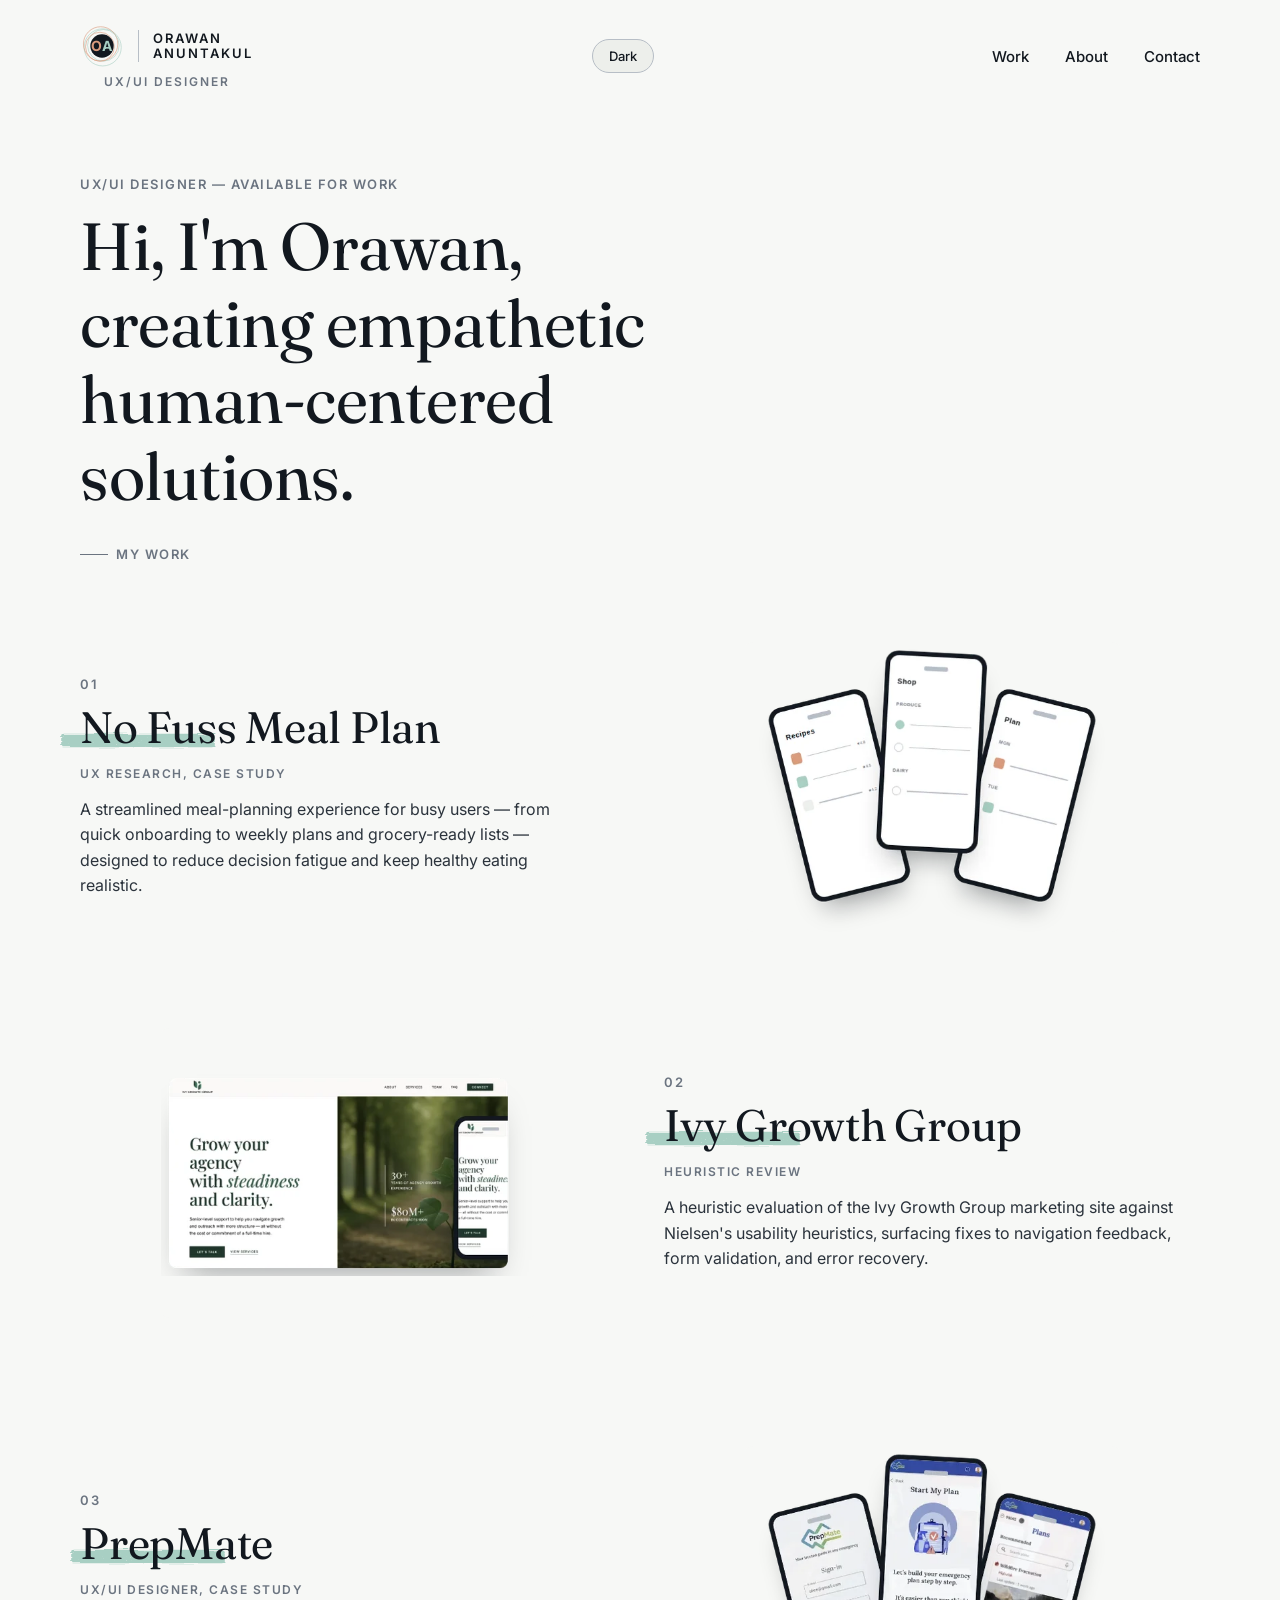
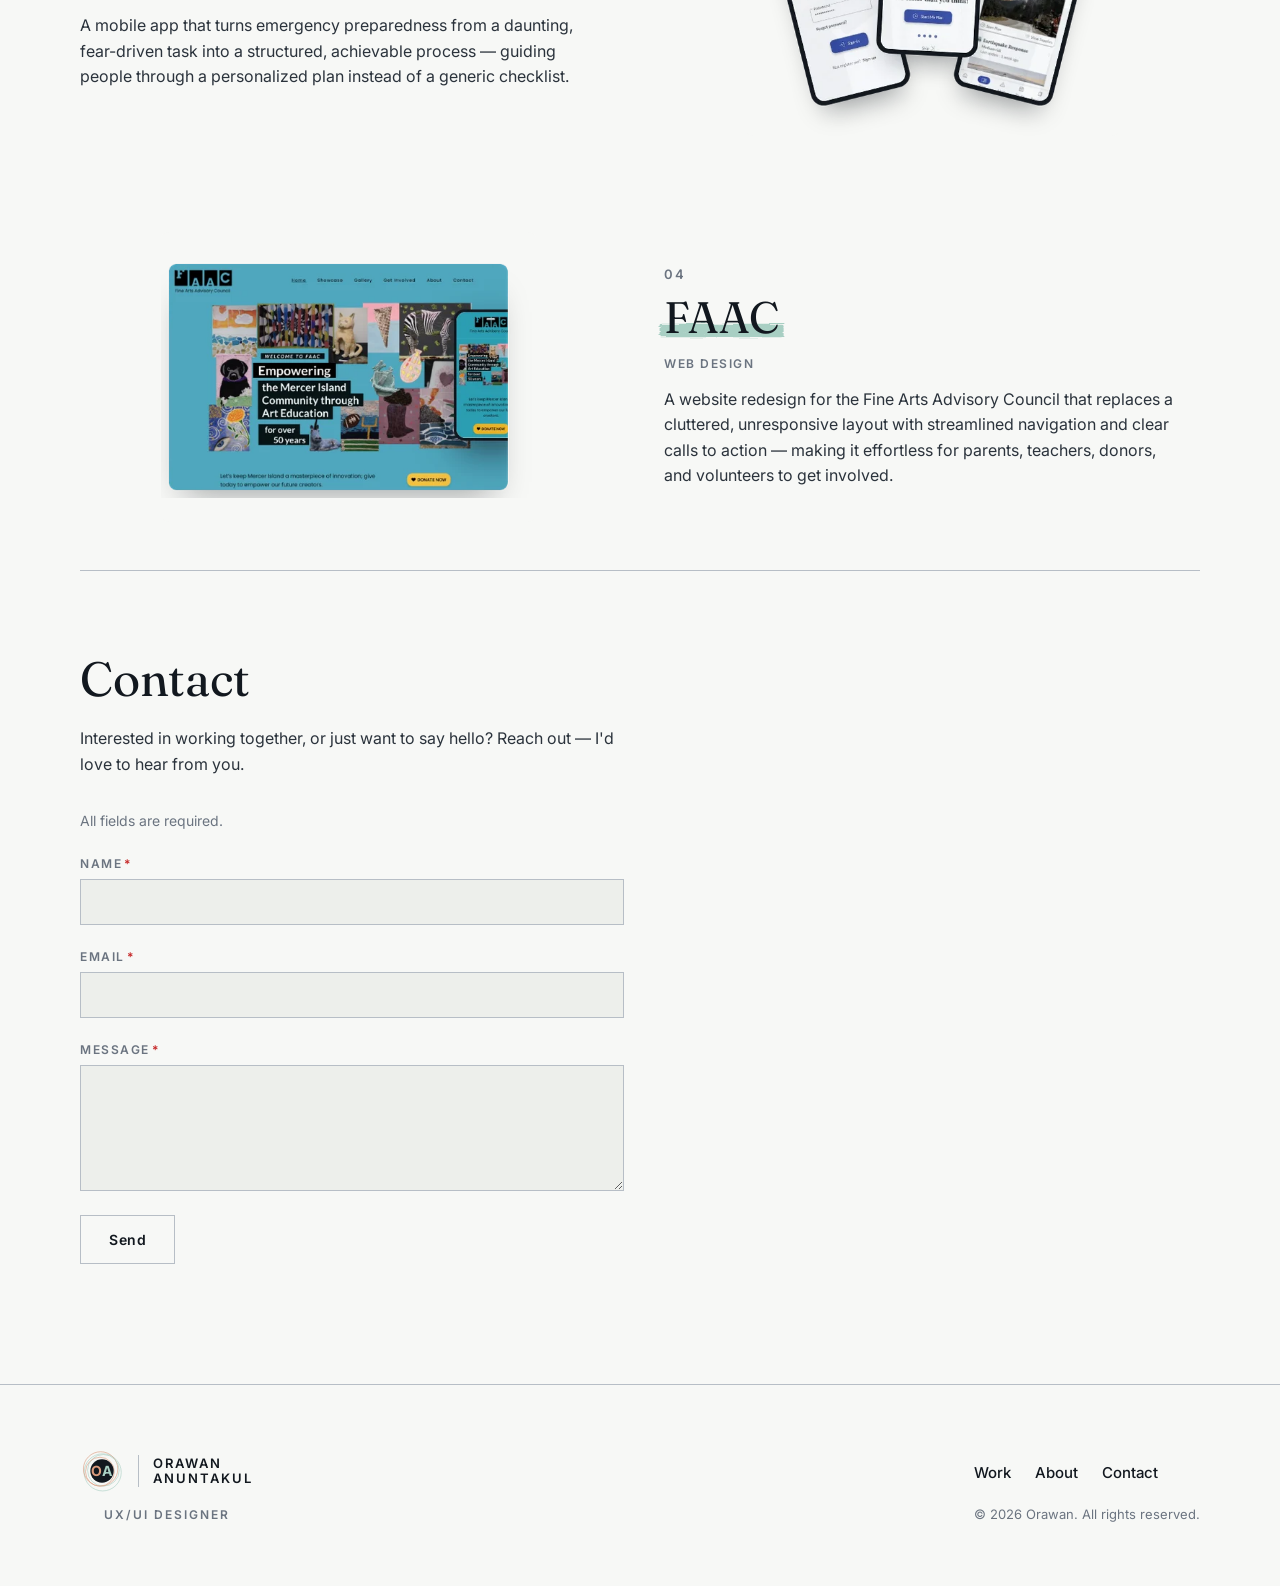
<file: index.html>
<!doctype html>
<html lang="en">
<head>
<meta charset="utf-8">
<meta name="viewport" content="width=device-width,initial-scale=1">
<title>Orawan — UX/UI Designer</title>
<link rel="preconnect" href="https://fonts.googleapis.com">
<link rel="preconnect" href="https://fonts.gstatic.com" crossorigin>
<link href="https://fonts.googleapis.com/css2?family=Fraunces:ital,opsz,wght@0,9..144,400;0,9..144,500;1,9..144,400&family=Inter:wght@400;500;600;700&display=swap" rel="stylesheet">
<style>
  :root {
    color-scheme: light;
    --color-bg-base: #F7F8F6;
    --color-bg-muted: #EDEFEB;
    --color-white: #FFFFFF;
    --color-ink-900: #12181F;
    --color-ink-700: #2B333C;
    --color-ink-500: #6B7480;
    --color-ink-300: #B7BEC6;
    --color-accent-terracotta: #D99A7C;
    --color-accent-seafoam: #A8CFC3;
    --color-error: #C62828;
    --font-display: 'Fraunces', Georgia, serif;
    --font-sans: 'Inter', -apple-system, BlinkMacSystemFont, sans-serif;
  }
  :root[data-theme="dark"] {
    --color-bg-base: #12181F;
    --color-bg-muted: #1B222B;
    --color-ink-900: #F7F8F6;
    --color-ink-700: #DADFE3;
    --color-ink-500: #9AA3AD;
    --color-ink-300: #3A424C;
    --color-white: #12181F;
    --color-error: #FF7A7A;
  }
  * { box-sizing: border-box; }
  body { margin: 0; background: var(--color-bg-base); color: var(--color-ink-700); font-family: var(--font-sans); -webkit-font-smoothing: antialiased; }
  img { max-width: 100%; }

  /* ---------- §6 Navigation (approved) ---------- */
  .site-nav { position: sticky; top: 0; z-index: 50; background: var(--color-bg-base); }
  .nav-inner { max-width: 1280px; margin: 0 auto; padding: 20px 24px; display: grid; grid-template-columns: auto 1fr auto; align-items: center; gap: 24px; }
  @media (min-width: 640px) { .nav-inner { padding: 24px 80px; } }
  @media (max-width: 639px) { .nav-inner { grid-template-columns: 1fr auto; row-gap: 12px; } .nav-links { grid-column: 1 / -1; gap: 28px; } }
  .wordmark { display: inline-flex; align-items: center; gap: 14px; text-decoration: none; }
  .wordmark:focus-visible { outline: 2px solid var(--color-accent-terracotta); outline-offset: 3px; }
  .logo-badge { position: relative; flex: none; width: 44px; height: 44px; display: flex; align-items: center; justify-content: center; user-select: none; }
  .logo-badge svg { position: absolute; inset: 0; width: 100%; height: 100%; overflow: visible; }
  .logo-badge span { position: relative; font-family: var(--font-sans); font-weight: 700; font-size: 14px; line-height: 1; letter-spacing: 1px; color: var(--color-bg-base); }
  .logo-badge span .logo-o { color: var(--color-accent-terracotta); }
  .logo-badge span .logo-a { color: var(--color-accent-seafoam); }
  .wordmark-divider { width: 1px; height: 32px; background: var(--color-ink-300); flex: none; }
  .wordmark-name { display: flex; flex-direction: column; gap: 2px; line-height: 1; }
  .wordmark-name span { font-family: var(--font-sans); font-weight: 600; font-size: 0.8125rem; letter-spacing: 2px; color: var(--color-ink-900); }
  .nav-brand { display: flex; flex-direction: column; align-items: center; gap: 8px; justify-self: start; }
  .nav-role { font-family: var(--font-sans); font-weight: 600; font-size: 0.75rem; letter-spacing: 2px; text-transform: uppercase; line-height: 1; color: var(--color-ink-500); margin: 0; }
  .nav-links { display: flex; align-items: center; gap: 36px; margin: 0; padding: 0; list-style: none; }
  .nav-links a { position: relative; font-family: var(--font-sans); font-weight: 500; font-size: 0.9375rem; color: var(--color-ink-900); text-decoration: none; padding-bottom: 8px; }
  .nav-links a::after { content: ""; position: absolute; left: 0; right: 0; bottom: 0; height: 1px; background: var(--color-ink-900); opacity: 0; transform: scaleX(0.4); transform-origin: left; transition: opacity .15s ease, transform .15s ease; }
  .nav-links a:hover::after { opacity: .45; transform: scaleX(1); }
  .nav-links a.is-active::after { opacity: 1; transform: scaleX(1); }
  .nav-links a:focus-visible { outline: none; }
  .nav-links a:focus-visible::after { opacity: 1; transform: scaleX(1); background: var(--color-accent-terracotta); height: 2px; }

  main { max-width: 1280px; margin: 0 auto; padding: 0 24px; }
  @media (min-width: 640px) { main { padding: 0 80px; } }

  /* ---------- Hero intro (approved Nav-component content block) ---------- */
  .page-hero { padding: 64px 0 24px; }
  .page-hero .eyebrow { font-family: var(--font-sans); font-weight: 600; font-size: 0.8125rem; letter-spacing: 1.5px; text-transform: uppercase; color: var(--color-ink-500); margin: 0 0 16px; }
  .page-hero h1 { font-family: var(--font-display); font-weight: 400; font-size: clamp(2.25rem, 1.6rem + 3.2vw, 4.5rem); letter-spacing: -0.5px; line-height: 1.15; color: var(--color-ink-900); margin: 0 0 24px; max-width: 16ch; text-wrap: balance; }
  .page-hero .hero-kicker { display: flex; align-items: center; gap: 8px; margin-top: 32px; }
  .hero-kicker .rule-vertical { width: 28px; height: 1px; background: var(--color-ink-500); flex: none; }
  .hero-kicker span:last-child { font-family: var(--font-sans); font-weight: 600; font-size: 0.8125rem; letter-spacing: 1.5px; text-transform: uppercase; color: var(--color-ink-500); }

  /* ---------- §6 Buttons (approved) ---------- */
  .btn-ghost { display: inline-flex; align-items: center; justify-content: center; border: 1px solid var(--color-ink-300); background: transparent; color: var(--color-ink-900); font-family: var(--font-sans); font-weight: 600; font-size: 0.875rem; letter-spacing: 0.5px; padding: 15px 28px; border-radius: 0; text-decoration: none; cursor: pointer; transition: background-color .18s ease, color .18s ease, border-color .18s ease; }
  .btn-ghost:hover { background: var(--color-ink-900); color: var(--color-bg-base); border-color: var(--color-ink-900); }
  .btn-ghost:focus-visible { outline: 2px solid var(--color-accent-terracotta); outline-offset: 3px; }

  /* ---------- Selected Work — editorial list layout (updated from bordered card grid) ---------- */
  .section-label { font-family: var(--font-display); font-weight: 400; font-size: 1.5rem; letter-spacing: -0.25px; color: var(--color-ink-900); margin: 0 0 24px; }
  #work { padding-top: 24px; }
  .work-list { display: flex; flex-direction: column; gap: 96px; margin: 0 0 48px; }
  .work-item { display: grid; grid-template-columns: 1fr 1fr; gap: 48px; align-items: center; text-decoration: none; color: inherit; }
  .work-item .work-media { order: 1; }
  .work-item .work-text { order: 2; }
  .work-item.work-item--reverse { margin-top: 32px; }
  .work-item.work-item--reverse .work-media { order: 2; }
  .work-item.work-item--reverse .work-text { order: 1; }
  .work-item:focus-visible { outline: 2px solid var(--color-accent-terracotta); outline-offset: 6px; }
  @media (max-width: 767px) {
    .work-list { gap: 64px; }
    .work-item, .work-item.work-item--reverse { grid-template-columns: 1fr; gap: 24px; margin-top: 0; }
    .work-item .work-media, .work-item.work-item--reverse .work-media { order: 1; }
    .work-item .work-text, .work-item.work-item--reverse .work-text { order: 2; }
  }
  .work-number { font-family: var(--font-sans); font-weight: 600; font-size: 0.8125rem; letter-spacing: 1.5px; color: var(--color-ink-500); margin: 0 0 8px; }
  .work-title { position: relative; font-family: var(--font-display); font-weight: 400; font-size: clamp(1.75rem, 1.4rem + 1.8vw, 2.75rem); letter-spacing: -0.25px; color: var(--color-ink-900); margin: 0 0 12px; }
  .work-title .highlight { position: relative; white-space: nowrap; }
  .work-title .highlight::before { content: ""; position: absolute; left: -6%; width: clamp(80px, 112%, 160px); top: 50%; bottom: 0%; z-index: -1; background-repeat: no-repeat; background-size: 100% 100%; background-image: url("data:image/svg+xml,%3Csvg xmlns='http://www.w3.org/2000/svg' viewBox='0 0 400 60' preserveAspectRatio='none'%3E%3Cdefs%3E%3Cfilter id='r1' x='-15%25' y='-40%25' width='130%25' height='180%25'%3E%3CfeTurbulence type='fractalNoise' baseFrequency='0.012 0.35' numOctaves='2' seed='11' result='edgeNoise'/%3E%3CfeDisplacementMap in='SourceGraphic' in2='edgeNoise' scale='11' xChannelSelector='R' yChannelSelector='G' result='displaced'/%3E%3CfeTurbulence type='fractalNoise' baseFrequency='0.18 0.5' numOctaves='2' seed='4' result='grain'/%3E%3CfeColorMatrix in='grain' type='matrix' values='0 0 0 0 0  0 0 0 0 0  0 0 0 0 0  1.15 1.15 1.15 0 -0.22' result='grainAlpha'/%3E%3CfeComposite in='displaced' in2='grainAlpha' operator='in'/%3E%3C/filter%3E%3C/defs%3E%3Crect x='8' y='15' width='384' height='30' rx='4' fill='%23A8CFC3' filter='url(%23r1)'/%3E%3C/svg%3E"); }
  .work-role { font-family: var(--font-sans); font-weight: 600; font-size: 0.75rem; letter-spacing: 1.5px; text-transform: uppercase; color: var(--color-ink-500); margin: 0 0 16px; }
  .work-description { font-size: 1rem; line-height: 1.6; color: var(--color-ink-700); max-width: 32rem; margin: 0; }

  /* ---------- Work mockup (device collage, scaled up — "work-" scoped separately from the Project card's "card-" versions) ---------- */
  .work-mockup-area { position: relative; width: 100%; max-width: 440px; height: 340px; margin: 0 auto; }
  .work-mockup-area--image { border-radius: 8px; overflow: hidden; background: var(--color-bg-base); }
  .work-mockup-area--image img { width: 100%; height: 100%; object-fit: contain; display: block; }
  /* Home page only — "My Work" mockups sized down ~15% vs. the shared component default (see brand guidelines) */
  #work .work-mockup-area { max-width: 375px; height: 290px; }
  .work-device-monitor { position: absolute; left: 4%; top: 8%; width: 66%; transform: rotate(-3deg); z-index: 1; }
  .work-monitor-screen { background: var(--color-ink-900); border-radius: 12px; padding: 10px 10px 20px; box-shadow: 0 28px 40px -22px rgba(18, 24, 31, 0.4); }
  .work-monitor-stand { width: 30%; height: 12px; margin: 0 auto; background: var(--color-ink-900); border-radius: 0 0 5px 5px; }
  .work-monitor-inner { background: var(--color-white); border-radius: 4px; aspect-ratio: 16/11; overflow: hidden; display: flex; flex-direction: column; }
  .work-monitor-nav { height: 16%; background: var(--color-bg-muted); display: flex; align-items: center; gap: 5px; padding: 0 8%; flex: none; }
  .work-monitor-nav span { width: 6px; height: 6px; border-radius: 50%; background: var(--color-ink-300); }
  .work-monitor-content { flex: 1; display: flex; gap: 4%; padding: 8%; }
  .work-monitor-block { flex: 1; border-radius: 4px; }
  .work-device-phone-overlap { position: absolute; right: 0%; bottom: -8%; width: 28%; transform: rotate(7deg); z-index: 2; }
  .work-device-phone-fan { position: absolute; width: 32%; top: 6%; }
  .work-device-phone-fan.fan-1 { left: 2%; top: 18%; transform: rotate(-13deg); z-index: 1; }
  .work-device-phone-fan.fan-2 { left: 34%; top: 0%; transform: rotate(3deg); z-index: 3; }
  .work-device-phone-fan.fan-3 { left: 66%; top: 18%; transform: rotate(13deg); z-index: 2; }
  .work-phone-frame { background: var(--color-ink-900); border-radius: 18px; padding: 7px; box-shadow: 0 22px 34px -18px rgba(18, 24, 31, 0.4); }
  .work-phone-screen { background: var(--color-white); border-radius: 13px; aspect-ratio: 9/18.5; position: relative; overflow: hidden; padding: 12% 10%; display: flex; flex-direction: column; gap: 8%; }
  .work-phone-notch { position: absolute; top: 5%; left: 50%; transform: translateX(-50%); width: 26%; height: 3%; border-radius: 3px; background: var(--color-ink-300); }
  .work-row-dot { display: flex; align-items: center; gap: 6%; }
  .work-row-dot .dot { width: 16%; aspect-ratio: 1; border-radius: 50%; flex: none; }
  .work-row-dot .line { height: 12%; border-radius: 2px; flex: 1; }
  .work-phone-line { height: 8%; border-radius: 2px; }
  .work-phone-fill { border-radius: 4px; flex: none; }
  .work-phone-ring { width: 44%; aspect-ratio: 1; border-radius: 50%; border: 4px solid var(--color-accent-terracotta); margin: auto; }

  /* ---------- Contact section (approved Nav-component placeholder, real copy) ---------- */
  .contact-section { padding: 0 0 120px; border-top: 1px solid var(--color-ink-300); padding-top: 80px; }
  .contact-section h2 { font-family: var(--font-display); font-weight: 400; font-size: clamp(1.75rem, 1.4rem + 2vw, 3rem); letter-spacing: -0.25px; line-height: 1.15; color: var(--color-ink-900); margin: 0 0 20px; }
  .contact-section p { font-size: 1rem; line-height: 1.6; color: var(--color-ink-700); max-width: 34rem; margin: 0 0 32px; }

  /* ---------- Contact form (new, Oct 2026 — mailto-based, no backend) ---------- */
  .contact-form { max-width: 34rem; display: flex; flex-direction: column; gap: 24px; }
  .contact-field { display: flex; flex-direction: column; gap: 8px; }
  .contact-field label { font-family: var(--font-sans); font-weight: 600; font-size: 0.75rem; letter-spacing: 1.5px; text-transform: uppercase; color: var(--color-ink-500); }
  .contact-field input, .contact-field textarea { font-family: var(--font-sans); font-size: 1rem; color: var(--color-ink-900); background: var(--color-bg-muted); border: 1px solid var(--color-ink-300); border-radius: 0; padding: 12px 14px; }
  .contact-field textarea { resize: vertical; min-height: 120px; }
  .contact-field input:focus-visible, .contact-field textarea:focus-visible { outline: 2px solid var(--color-accent-terracotta); outline-offset: 2px; }
  .contact-form .contact-required-note { font-family: var(--font-sans); font-size: 0.875rem; color: var(--color-ink-500); margin: 0; }
  .contact-required { color: var(--color-error); margin-left: 2px; }
  .contact-field.has-error input, .contact-field.has-error textarea { border-color: var(--color-error); }
  .contact-form .contact-field-error { font-family: var(--font-sans); font-weight: 600; font-size: 0.875rem; color: var(--color-error); margin: 0; }
  .contact-form .btn-ghost { align-self: flex-start; }
  .contact-form .btn-ghost:disabled { opacity: .6; cursor: default; }
  .contact-status { font-family: var(--font-sans); font-size: 0.9375rem; line-height: 1.6; color: var(--color-ink-700); margin: 0; padding: 16px 18px; border: 1px solid var(--color-accent-seafoam); background: var(--color-bg-muted); }
  .contact-status a { color: var(--color-ink-900); }
  .contact-hp { position: absolute; left: -9999px; width: 1px; height: 1px; opacity: 0; }

  /* ---------- Theme toggle (approved — appears on every §6 component artifact) ---------- */
  .theme-toggle { justify-self: center; font-family: var(--font-sans); font-weight: 500; font-size: 0.8125rem; color: var(--color-ink-900); background: var(--color-bg-muted); border: 1px solid var(--color-ink-300); border-radius: 20px; padding: 8px 16px; cursor: pointer; }
  .theme-toggle:focus-visible { outline: 2px solid var(--color-accent-terracotta); outline-offset: 2px; }

  /* ---------- Footer (approved — appears on every page) ---------- */
  .site-footer { border-top: 1px solid var(--color-ink-300); padding: 64px 0; }
  .footer-inner { max-width: 1280px; margin: 0 auto; padding: 0 24px; display: flex; justify-content: space-between; align-items: flex-end; align-items: last baseline; gap: 48px; flex-wrap: wrap; }
  @media (min-width: 640px) { .footer-inner { padding: 0 80px; } }
  .footer-brand { display: flex; flex-direction: column; align-items: center; gap: 16px; max-width: 280px; }
  .footer-role { font-family: var(--font-sans); font-weight: 600; font-size: 0.75rem; letter-spacing: 2px; text-transform: uppercase; line-height: 1; color: var(--color-ink-500); margin: 0; }
  .footer-links-col { display: flex; flex-direction: column; }
  .footer-links { display: flex; flex-direction: row; gap: 24px; margin: 0; padding: 0; list-style: none; }
  .footer-links a { font-family: var(--font-sans); font-weight: 500; font-size: 0.9375rem; color: var(--color-ink-900); text-decoration: none; }
  .footer-links a:hover { text-decoration: underline; }
  .footer-links a:focus-visible { outline: 2px solid var(--color-accent-terracotta); outline-offset: 3px; }
  .footer-copyright { font-family: var(--font-sans); font-weight: 400; font-size: 0.8125rem; color: var(--color-ink-500); margin: 24px 0 0; }
  @media (max-width: 767px) {
    .site-footer { padding: 48px 0; }
    .footer-inner { gap: 24px; }
    .footer-copyright { margin-top: 16px; }
  }
</style>
</head>
<body>

<header class="site-nav">
  <div class="nav-inner">
    <div class="nav-brand"><a class="wordmark" href="index.html" aria-label="Orawan Anuntakul — home"><span class="logo-badge"><svg viewBox="0 0 64 64" aria-hidden="true"><circle cx="33" cy="34" r="27" fill="none" stroke="var(--color-accent-seafoam)" stroke-width="0.875"/><circle cx="30" cy="29" r="25" fill="none" stroke="var(--color-accent-terracotta)" stroke-width="0.875"/><circle cx="34" cy="31" r="23" fill="none" stroke="var(--color-accent-seafoam)" stroke-width="0.875"/><circle cx="29" cy="33" r="21" fill="none" stroke="var(--color-accent-terracotta)" stroke-width="0.875"/><circle cx="32" cy="32" r="17" fill="var(--color-ink-900)"/></svg><span><span class="logo-o">O</span><span class="logo-a">A</span></span></span><span class="wordmark-divider"></span><span class="wordmark-name"><span>ORAWAN</span><span>ANUNTAKUL</span></span></a><p class="nav-role">UX/UI Designer</p></div>
    <button class="theme-toggle" id="theme-toggle" type="button">Dark</button>
    <ul class="nav-links">
      <li><a href="work/index.html">Work</a></li>
      <li><a href="about/index.html">About</a></li>
      <li><a href="contact/index.html">Contact</a></li>
    </ul>
  </div>
</header>

<main>
  <section class="page-hero">
    <p class="eyebrow">UX/UI Designer — Available for Work</p>
    <h1>Hi, I'm Orawan,<br>creating empathetic human-centered solutions.</h1>
    <div class="hero-kicker">
      <span class="rule-vertical"></span>
      <span>My Work</span>
    </div>
  </section>

  <section id="work">
    <div class="work-list">

      <!-- 01 No Fuss Meal Plan -->
      <a class="work-item work-item--reverse" href="projects/no-fuss-meal-plan/index.html">
        <div class="work-media">
          <div class="work-mockup-area work-mockup-area--image">
            <img src="images/project-cards/nofussmealplan-card.webp" alt="No Fuss Meal Plan case-study hero preview">
          </div>
        </div>
        <div class="work-text">
          <p class="work-number">01</p>
          <h3 class="work-title"><span class="highlight">No Fuss Meal Plan</span></h3>
          <p class="work-role">UX Research, Case Study</p>
          <p class="work-description">A streamlined meal-planning experience for busy users — from quick onboarding to weekly plans and grocery-ready lists — designed to reduce decision fatigue and keep healthy eating realistic.</p>
        </div>
      </a>

      <!-- 02 Ivy Growth Group -->
      <a class="work-item" href="projects/ivy-growth-group/index.html">
        <div class="work-media">
          <div class="work-mockup-area work-mockup-area--image">
            <img src="images/project-cards/ivygrowthgroup-card.webp" alt="Ivy Growth Group case-study hero preview">
          </div>
        </div>
        <div class="work-text">
          <p class="work-number">02</p>
          <h3 class="work-title"><span class="highlight">Ivy Growth Group</span></h3>
          <p class="work-role">Heuristic Review</p>
          <p class="work-description">A heuristic evaluation of the Ivy Growth Group marketing site against Nielsen's usability heuristics, surfacing fixes to navigation feedback, form validation, and error recovery.</p>
        </div>
      </a>

      <!-- 03 PrepMate -->
      <a class="work-item work-item--reverse" href="projects/prepmate/index.html">
        <div class="work-media">
          <div class="work-mockup-area work-mockup-area--image">
            <img src="images/project-cards/prepmate-card.webp" alt="PrepMate case-study hero preview">
          </div>
        </div>
        <div class="work-text">
          <p class="work-number">03</p>
          <h3 class="work-title"><span class="highlight">PrepMate</span></h3>
          <p class="work-role">UX/UI Designer, Case Study</p>
          <p class="work-description">A mobile app that turns emergency preparedness from a daunting, fear-driven task into a structured, achievable process — guiding people through a personalized plan instead of a generic checklist.</p>
        </div>
      </a>

      <!-- 04 FAAC -->
      <a class="work-item" href="projects/faac/index.html">
        <div class="work-media">
          <div class="work-mockup-area work-mockup-area--image">
            <img src="images/project-cards/faac-card.webp" alt="FAAC case-study hero preview">
          </div>
        </div>
        <div class="work-text">
          <p class="work-number">04</p>
          <h3 class="work-title"><span class="highlight">FAAC</span></h3>
          <p class="work-role">Web Design</p>
          <p class="work-description">A website redesign for the Fine Arts Advisory Council that replaces a cluttered, unresponsive layout with streamlined navigation and clear calls to action — making it effortless for parents, teachers, donors, and volunteers to get involved.</p>
        </div>
      </a>
    </div>
  </section>

  <section id="contact" class="contact-section">
    <h2>Contact</h2>
    <p>Interested in working together, or just want to say hello? Reach out — I'd love to hear from you.</p>
    <form class="contact-form" id="contact-form" novalidate>
      <input type="checkbox" name="botcheck" class="contact-hp" tabindex="-1" autocomplete="off" aria-hidden="true">
      <p class="contact-required-note">All fields are required.</p>
      <div class="contact-field" data-field="name">
        <label for="contact-name">Name<span class="contact-required" aria-hidden="true">*</span></label>
        <input type="text" id="contact-name" name="name" autocomplete="name" required aria-describedby="err-name">
        <p class="contact-field-error" id="err-name" hidden></p>
      </div>
      <div class="contact-field" data-field="email">
        <label for="contact-email">Email<span class="contact-required" aria-hidden="true">*</span></label>
        <input type="email" id="contact-email" name="email" autocomplete="email" required aria-describedby="err-email">
        <p class="contact-field-error" id="err-email" hidden></p>
      </div>
      <div class="contact-field" data-field="message">
        <label for="contact-message">Message<span class="contact-required" aria-hidden="true">*</span></label>
        <textarea id="contact-message" name="message" rows="5" required aria-describedby="err-message"></textarea>
        <p class="contact-field-error" id="err-message" hidden></p>
      </div>
      <p class="contact-status" id="contact-status" role="status" hidden></p>
      <button type="submit" class="btn-ghost">Send</button>
    </form>
  </section>
</main>

<footer class="site-footer">
  <div class="footer-inner">
    <div class="footer-brand">
      <a class="wordmark" href="index.html" aria-label="Orawan Anuntakul — home"><span class="logo-badge"><svg viewBox="0 0 64 64" aria-hidden="true"><circle cx="33" cy="34" r="27" fill="none" stroke="var(--color-accent-seafoam)" stroke-width="0.875"/><circle cx="30" cy="29" r="25" fill="none" stroke="var(--color-accent-terracotta)" stroke-width="0.875"/><circle cx="34" cy="31" r="23" fill="none" stroke="var(--color-accent-seafoam)" stroke-width="0.875"/><circle cx="29" cy="33" r="21" fill="none" stroke="var(--color-accent-terracotta)" stroke-width="0.875"/><circle cx="32" cy="32" r="17" fill="var(--color-ink-900)"/></svg><span><span class="logo-o">O</span><span class="logo-a">A</span></span></span><span class="wordmark-divider"></span><span class="wordmark-name"><span>ORAWAN</span><span>ANUNTAKUL</span></span></a>
      <p class="footer-role">UX/UI Designer</p>
    </div>
    <div class="footer-links-col">
      <ul class="footer-links">
        <li><a href="work/index.html">Work</a></li>
        <li><a href="about/index.html">About</a></li>
        <li><a href="contact/index.html">Contact</a></li>
      </ul>
      <p class="footer-copyright">© 2026 Orawan. All rights reserved.</p>
    </div>
  </div>
</footer>

<script>
  (function () {
    var root = document.documentElement;
    var toggle = document.getElementById('theme-toggle');

    function getUrlTheme() {
      var params = new URLSearchParams(window.location.search);
      var t = params.get('theme');
      return (t === 'dark' || t === 'light') ? t : null;
    }

    var urlTheme = getUrlTheme();
    if (urlTheme) { root.setAttribute('data-theme', urlTheme); }

    function isDarkNow() {
      return root.getAttribute('data-theme') === 'dark';
    }

    function updateLabel() {
      toggle.textContent = isDarkNow() ? 'Light' : 'Dark';
    }

    function propagateTheme() {
      var current = root.getAttribute('data-theme');
      var links = document.querySelectorAll('a[href^="https://claude.ai"]');
      links.forEach(function (a) {
        try {
          var url = new URL(a.getAttribute('href'), window.location.href);
          if (current === 'dark' || current === 'light') {
            url.searchParams.set('theme', current);
          } else {
            url.searchParams.delete('theme');
          }
          a.setAttribute('href', url.toString());
        } catch (e) {}
      });
    }

    toggle.addEventListener('click', function () {
      var current = root.getAttribute('data-theme');
      if (current === 'dark') {
        root.setAttribute('data-theme', 'light');
      } else if (current === 'light') {
        root.removeAttribute('data-theme');
      } else {
        root.setAttribute('data-theme', 'dark');
      }
      updateLabel();
      propagateTheme();
    });

    updateLabel();
    propagateTheme();
  })();
</script>

<script>
  (function () {
    var form = document.getElementById('contact-form');
    var status = document.getElementById('contact-status');
    var WEB3FORMS_KEY = '90c31482-4c5a-444f-b374-a2e8bb918867'; // from web3forms.com — safe to keep in the page
    var pageLoadedAt = Date.now();

    function esc(s) { return String(s).replace(/[&<>"']/g, function (c) { return '&#' + c.charCodeAt(0) + ';'; }); }
    function sendMessage(name, email, message, button, onDone) {
      var subject = 'Portfolio contact from ' + name;
      if (WEB3FORMS_KEY.indexOf('PASTE_') === 0) {
        // No key yet: fall back to opening an email draft.
        var body = message + '\n\n— ' + name + ' (' + email + ')';
        window.location.href = 'mailto:orawannwcoders@gmail.com?subject=' + encodeURIComponent(subject) + '&body=' + encodeURIComponent(body);
        onDone('draft');
        return;
      }
      // Robot checks: the hidden trap field, and forms sent faster than a person could type.
      var hp = form.querySelector('input[name="botcheck"]');
      if ((hp && hp.checked) || Date.now() - pageLoadedAt < 3000) { onDone('sent'); return; }
      var label = button.textContent;
      button.disabled = true; button.textContent = 'Sending…';
      fetch('https://api.web3forms.com/submit', {
        method: 'POST',
        headers: { 'Content-Type': 'application/json', 'Accept': 'application/json' },
        body: JSON.stringify({ access_key: WEB3FORMS_KEY, subject: subject, from_name: 'Orawan portfolio', name: name, email: email, message: message, botcheck: !!(hp && hp.checked) })
      })
        .then(function (r) { return r.json(); })
        .then(function (d) { onDone(d && d.success ? 'sent' : 'error'); })
        .catch(function () { onDone('error'); })
        .then(function () { button.disabled = false; button.textContent = label; });
    }
    var emailPattern = /^[^\s@]+@[^\s@]+\.[^\s@]+$/;
    var messages = {
      name: function (v) { return v ? '' : 'Please enter your name.'; },
      email: function (v) { return !v ? 'Please enter your email address.' : (emailPattern.test(v) ? '' : 'Please enter a valid email address.'); },
      message: function (v) { return v ? '' : 'Please write a message.'; }
    };

    function setError(field, msg) {
      var wrap = form.querySelector('[data-field="' + field + '"]');
      var err = document.getElementById('err-' + field);
      var input = wrap.querySelector('input, textarea');
      if (msg) {
        err.textContent = msg; err.hidden = false;
        wrap.classList.add('has-error'); input.setAttribute('aria-invalid', 'true');
      } else {
        err.textContent = ''; err.hidden = true;
        wrap.classList.remove('has-error'); input.removeAttribute('aria-invalid');
      }
    }
    function check(field) {
      var v = document.getElementById('contact-' + field).value.trim();
      var msg = messages[field](v);
      setError(field, msg);
      return !msg;
    }

    // Live feedback: check a field when the visitor leaves it (if they typed something),
    // and clear an error as soon as they fix it.
    ['name', 'email', 'message'].forEach(function (field) {
      var input = document.getElementById('contact-' + field);
      input.addEventListener('blur', function () { if (input.value.trim()) check(field); });
      input.addEventListener('input', function () {
        if (input.closest('.contact-field').classList.contains('has-error')) check(field);
      });
    });

    form.addEventListener('submit', function (e) {
      e.preventDefault();
      var name = document.getElementById('contact-name').value.trim();
      var email = document.getElementById('contact-email').value.trim();
      var message = document.getElementById('contact-message').value.trim();
      var ok = [check('name'), check('email'), check('message')].every(Boolean);

      if (!ok) { status.hidden = true; var first = form.querySelector('.has-error input, .has-error textarea'); if (first) first.focus(); return; }
      status.hidden = true;
      sendMessage(name, email, message, form.querySelector('button[type="submit"]'), function (result) {
        if (result === 'sent') { status.innerHTML = 'Thanks, ' + esc(name) + '! Your message was sent — I\'ll get back to you soon.'; form.reset(); }
        else if (result === 'draft') { status.innerHTML = 'Your email app should open with your message ready to send. If nothing happens, email me directly at <a href="mailto:orawannwcoders@gmail.com">orawannwcoders@gmail.com</a>.'; }
        else { status.innerHTML = 'Sorry, your message couldn\'t be sent. Please email me directly at <a href="mailto:orawannwcoders@gmail.com">orawannwcoders@gmail.com</a>.'; }
        status.hidden = false;
      });
    });
  })();
</script>

</body>
</html>
</file>
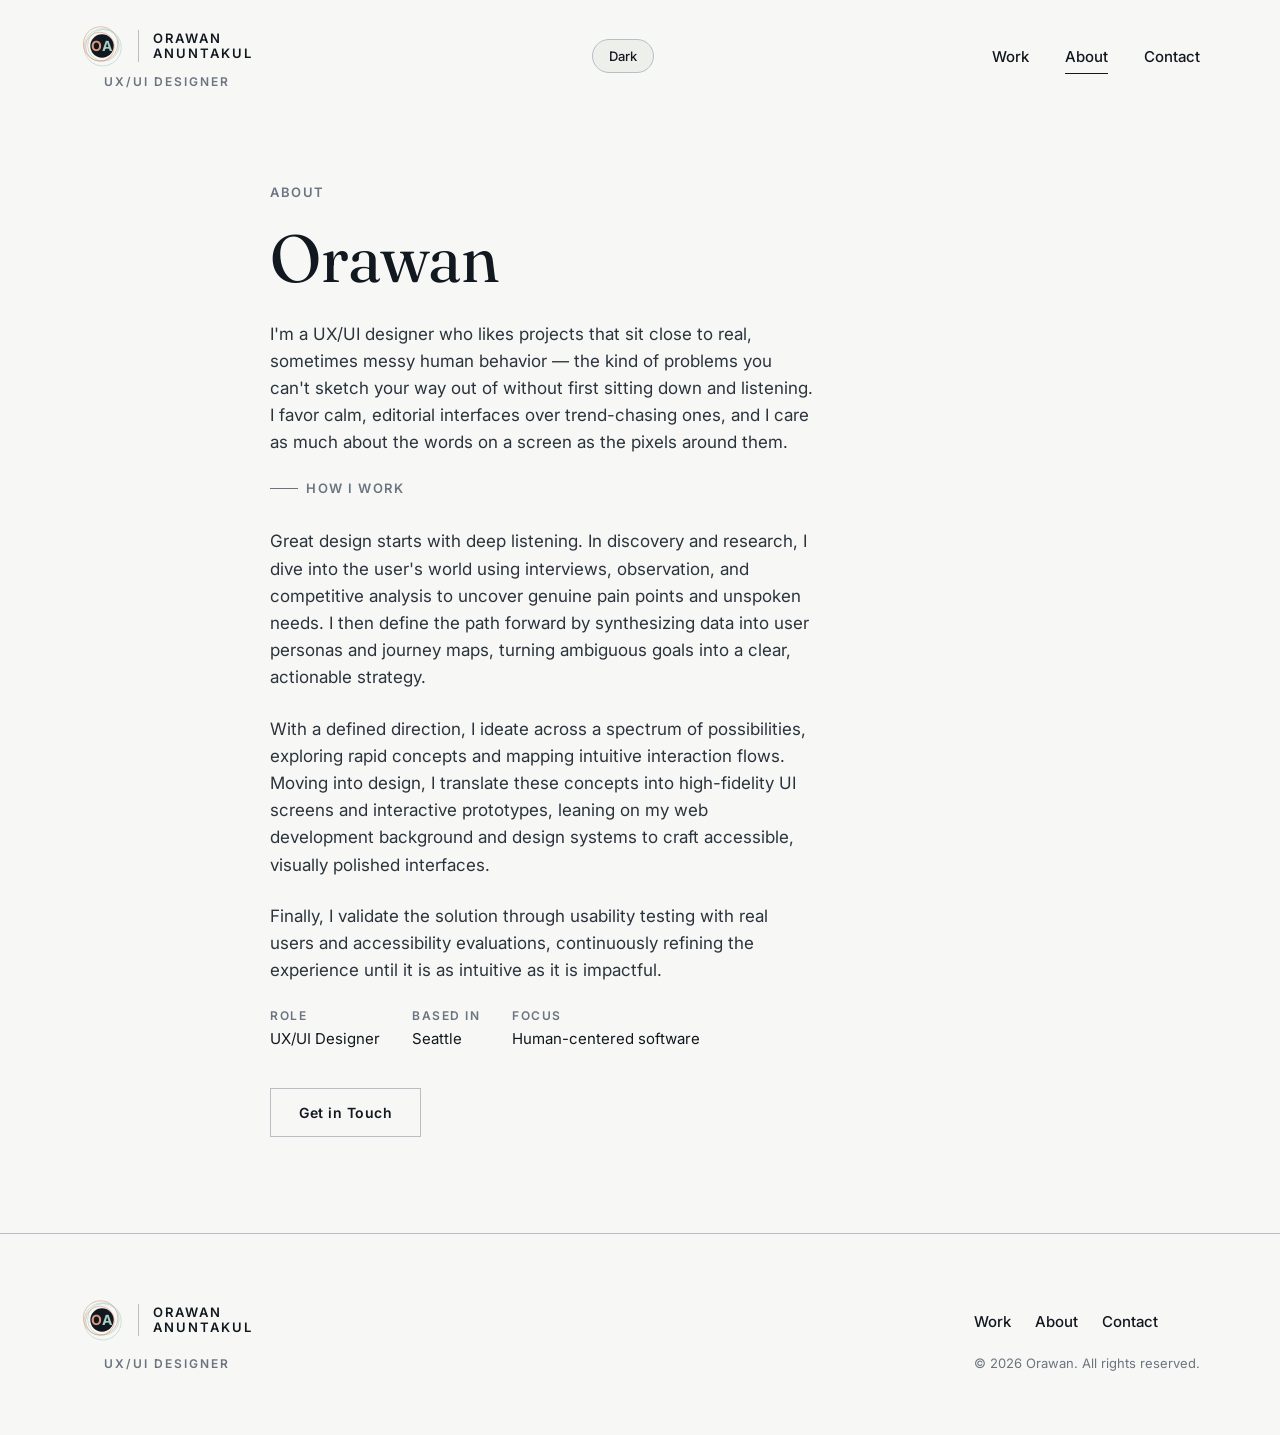
<file: about/index.html>
<!doctype html>
<html lang="en">
<head>
<meta charset="utf-8">
<meta name="viewport" content="width=device-width,initial-scale=1">
<title>About — Orawan</title>
<link rel="preconnect" href="https://fonts.googleapis.com">
<link rel="preconnect" href="https://fonts.gstatic.com" crossorigin>
<link href="https://fonts.googleapis.com/css2?family=Fraunces:ital,opsz,wght@0,9..144,400;0,9..144,500;1,9..144,400&family=Inter:wght@400;500;600;700&display=swap" rel="stylesheet">
<style>
  :root {
    color-scheme: light;
    --color-bg-base: #F7F8F6;
    --color-bg-muted: #EDEFEB;
    --color-white: #FFFFFF;
    --color-ink-900: #12181F;
    --color-ink-700: #2B333C;
    --color-ink-500: #6B7480;
    --color-ink-300: #B7BEC6;
    --color-accent-terracotta: #D99A7C;
    --color-accent-seafoam: #A8CFC3;
    --font-display: 'Fraunces', Georgia, serif;
    --font-sans: 'Inter', -apple-system, BlinkMacSystemFont, sans-serif;
  }
  :root[data-theme="dark"] {
    --color-bg-base: #12181F;
    --color-bg-muted: #1B222B;
    --color-ink-900: #F7F8F6;
    --color-ink-700: #DADFE3;
    --color-ink-500: #9AA3AD;
    --color-ink-300: #3A424C;
    --color-white: #12181F;
  }
  * { box-sizing: border-box; }
  body { margin: 0; background: var(--color-bg-base); color: var(--color-ink-700); font-family: var(--font-sans); -webkit-font-smoothing: antialiased; }
  img { max-width: 100%; }

  /* ---------- §6 Navigation (approved) ---------- */
  .site-nav { position: sticky; top: 0; z-index: 50; background: var(--color-bg-base); }
  .nav-inner { max-width: 1280px; margin: 0 auto; padding: 20px 24px; display: grid; grid-template-columns: auto 1fr auto; align-items: center; gap: 24px; }
  @media (min-width: 640px) { .nav-inner { padding: 24px 80px; } }
  @media (max-width: 639px) { .nav-inner { grid-template-columns: 1fr auto; row-gap: 12px; } .nav-links { grid-column: 1 / -1; gap: 28px; } }
  .wordmark { display: inline-flex; align-items: center; gap: 14px; text-decoration: none; }
  .wordmark:focus-visible { outline: 2px solid var(--color-accent-terracotta); outline-offset: 3px; }
  .logo-badge { position: relative; flex: none; width: 44px; height: 44px; display: flex; align-items: center; justify-content: center; user-select: none; }
  .logo-badge svg { position: absolute; inset: 0; width: 100%; height: 100%; overflow: visible; }
  .logo-badge span { position: relative; font-family: var(--font-sans); font-weight: 700; font-size: 14px; line-height: 1; letter-spacing: 1px; color: var(--color-bg-base); }
  .logo-badge span .logo-o { color: var(--color-accent-terracotta); }
  .logo-badge span .logo-a { color: var(--color-accent-seafoam); }
  .wordmark-divider { width: 1px; height: 32px; background: var(--color-ink-300); flex: none; }
  .wordmark-name { display: flex; flex-direction: column; gap: 2px; line-height: 1; }
  .wordmark-name span { font-family: var(--font-sans); font-weight: 600; font-size: 0.8125rem; letter-spacing: 2px; color: var(--color-ink-900); }
  .nav-brand { display: flex; flex-direction: column; align-items: center; gap: 8px; justify-self: start; }
  .nav-role { font-family: var(--font-sans); font-weight: 600; font-size: 0.75rem; letter-spacing: 2px; text-transform: uppercase; line-height: 1; color: var(--color-ink-500); margin: 0; }
  .nav-links { display: flex; align-items: center; gap: 36px; margin: 0; padding: 0; list-style: none; }
  .nav-links a { position: relative; font-family: var(--font-sans); font-weight: 500; font-size: 0.9375rem; color: var(--color-ink-900); text-decoration: none; padding-bottom: 8px; }
  .nav-links a::after { content: ""; position: absolute; left: 0; right: 0; bottom: 0; height: 1px; background: var(--color-ink-900); opacity: 0; transform: scaleX(0.4); transform-origin: left; transition: opacity .15s ease, transform .15s ease; }
  .nav-links a:hover::after { opacity: .45; transform: scaleX(1); }
  .nav-links a.is-active::after { opacity: 1; transform: scaleX(1); }
  .nav-links a:focus-visible { outline: none; }
  .nav-links a:focus-visible::after { opacity: 1; transform: scaleX(1); background: var(--color-accent-terracotta); height: 2px; }

  /* ---------- §6 Buttons (approved) ---------- */
  .btn-ghost { display: inline-flex; align-items: center; justify-content: center; border: 1px solid var(--color-ink-300); background: transparent; color: var(--color-ink-900); font-family: var(--font-sans); font-weight: 600; font-size: 0.875rem; letter-spacing: 0.5px; padding: 15px 28px; border-radius: 0; text-decoration: none; cursor: pointer; transition: background-color .18s ease, color .18s ease, border-color .18s ease; }
  .btn-ghost:hover { background: var(--color-ink-900); color: var(--color-bg-base); border-color: var(--color-ink-900); }
  .btn-ghost:focus-visible { outline: 2px solid var(--color-accent-terracotta); outline-offset: 3px; }

  /* ---------- §6 Case-study hero (approved) — text-only variant, no mockup column ---------- */
  .hero { max-width: 900px; margin: 0 auto; padding: 56px 24px 80px; }
  @media (min-width: 640px) { .hero { padding: 72px 80px 96px; } }
  .hero-eyebrow { font-family: var(--font-sans); font-weight: 600; font-size: 0.8125rem; letter-spacing: 1.5px; text-transform: uppercase; color: var(--color-ink-500); margin: 0 0 20px; }
  .hero h1 { font-family: var(--font-display); font-weight: 400; font-size: clamp(2.25rem, 1.6rem + 3.2vw, 5rem); letter-spacing: -0.5px; line-height: 1.15; color: var(--color-ink-900); margin: 0 0 24px; text-wrap: balance; }
  .hero-description { font-size: 1.0625rem; line-height: 1.6; color: var(--color-ink-700); max-width: 34rem; margin: 0 0 24px; }
  .meta-row { display: flex; flex-wrap: wrap; gap: 32px; margin: 0 0 40px; padding: 0; list-style: none; }
  .meta-row dt { font-family: var(--font-sans); font-weight: 600; font-size: 0.75rem; letter-spacing: 1.5px; text-transform: uppercase; color: var(--color-ink-500); margin: 0 0 6px; }
  .meta-row dd { font-family: var(--font-sans); font-size: 0.9375rem; color: var(--color-ink-900); margin: 0; }

  main { max-width: 900px; margin: 0 auto; padding: 0 24px; }
  @media (min-width: 640px) { main { padding: 0 80px; } }

  /* ---------- Section eyebrow + divider (approved, from Stepper components) ---------- */
  .section-kicker { display: flex; align-items: center; gap: 8px; margin-bottom: 32px; }
  .section-kicker .rule { width: 28px; height: 1px; background: var(--color-ink-500); flex: none; }
  .section-kicker span:last-child { font-family: var(--font-sans); font-weight: 600; font-size: 0.8125rem; letter-spacing: 1.5px; text-transform: uppercase; color: var(--color-ink-500); }

  /* ---------- §6 Process stepper — horizontal (approved) ---------- */
  .stepper { display: flex; justify-content: space-between; gap: 24px; padding-bottom: 4px; margin-bottom: 56px; overflow-x: auto; }
  .step { flex: none; background: none; border: none; padding: 0; font-family: var(--font-sans); font-weight: 600; font-size: 0.875rem; letter-spacing: 0.5px; text-transform: uppercase; color: var(--color-ink-300); white-space: nowrap; cursor: pointer; }
  .step.is-current { color: var(--color-ink-900); }
  .step:focus-visible { outline: 2px solid var(--color-accent-terracotta); outline-offset: 3px; }
  .step-nav { margin-bottom: 32px; }
  .step-current-label { font-family: var(--font-sans); font-weight: 700; font-size: 1.5rem; letter-spacing: 0.5px; text-transform: uppercase; color: var(--color-ink-900); }
  .content h3 { font-family: var(--font-sans); font-weight: 600; font-size: 1.375rem; color: var(--color-ink-900); margin: 0 0 16px; }
  .content p { font-size: 1.0625rem; line-height: 1.6; color: var(--color-ink-700); margin: 0 0 40px; max-width: 34rem; }

  section.process-section { padding-bottom: 96px; }

  /* ---------- Theme toggle (approved — appears on every §6 component artifact) ---------- */
  .theme-toggle { justify-self: center; font-family: var(--font-sans); font-weight: 500; font-size: 0.8125rem; color: var(--color-ink-900); background: var(--color-bg-muted); border: 1px solid var(--color-ink-300); border-radius: 20px; padding: 8px 16px; cursor: pointer; }
  .theme-toggle:focus-visible { outline: 2px solid var(--color-accent-terracotta); outline-offset: 2px; }

  /* ---------- Footer (approved — appears on every page) ---------- */
  .site-footer { border-top: 1px solid var(--color-ink-300); padding: 64px 0; }
  .footer-inner { max-width: 1280px; margin: 0 auto; padding: 0 24px; display: flex; justify-content: space-between; align-items: flex-end; align-items: last baseline; gap: 48px; flex-wrap: wrap; }
  @media (min-width: 640px) { .footer-inner { padding: 0 80px; } }
  .footer-brand { display: flex; flex-direction: column; align-items: center; gap: 16px; max-width: 280px; }
  .footer-role { font-family: var(--font-sans); font-weight: 600; font-size: 0.75rem; letter-spacing: 2px; text-transform: uppercase; line-height: 1; color: var(--color-ink-500); margin: 0; }
  .footer-links-col { display: flex; flex-direction: column; }
  .footer-links { display: flex; flex-direction: row; gap: 24px; margin: 0; padding: 0; list-style: none; }
  .footer-links a { font-family: var(--font-sans); font-weight: 500; font-size: 0.9375rem; color: var(--color-ink-900); text-decoration: none; }
  .footer-links a:hover { text-decoration: underline; }
  .footer-links a:focus-visible { outline: 2px solid var(--color-accent-terracotta); outline-offset: 3px; }
  .footer-copyright { font-family: var(--font-sans); font-weight: 400; font-size: 0.8125rem; color: var(--color-ink-500); margin: 24px 0 0; }
  @media (max-width: 767px) {
    .site-footer { padding: 48px 0; }
    .footer-inner { gap: 24px; }
    .footer-copyright { margin-top: 16px; }
  }
</style>
</head>
<body>

<header class="site-nav">
  <div class="nav-inner">
    <div class="nav-brand"><a class="wordmark" href="../index.html" aria-label="Orawan Anuntakul — home"><span class="logo-badge"><svg viewBox="0 0 64 64" aria-hidden="true"><circle cx="33" cy="34" r="27" fill="none" stroke="var(--color-accent-seafoam)" stroke-width="0.875"/><circle cx="30" cy="29" r="25" fill="none" stroke="var(--color-accent-terracotta)" stroke-width="0.875"/><circle cx="34" cy="31" r="23" fill="none" stroke="var(--color-accent-seafoam)" stroke-width="0.875"/><circle cx="29" cy="33" r="21" fill="none" stroke="var(--color-accent-terracotta)" stroke-width="0.875"/><circle cx="32" cy="32" r="17" fill="var(--color-ink-900)"/></svg><span><span class="logo-o">O</span><span class="logo-a">A</span></span></span><span class="wordmark-divider"></span><span class="wordmark-name"><span>ORAWAN</span><span>ANUNTAKUL</span></span></a><p class="nav-role">UX/UI Designer</p></div>
    <button class="theme-toggle" id="theme-toggle" type="button">Dark</button>
    <ul class="nav-links">
      <li><a href="../work/index.html">Work</a></li>
      <li><a href="index.html" class="is-active">About</a></li>
      <li><a href="../contact/index.html">Contact</a></li>
    </ul>
  </div>
</header>

<section class="hero">
  <p class="hero-eyebrow">About</p>
  <h1>Orawan</h1>
  <p class="hero-description">I'm a UX/UI designer who likes projects that sit close to real, sometimes messy human behavior — the kind of problems you can't sketch your way out of without first sitting down and listening. I favor calm, editorial interfaces over trend-chasing ones, and I care as much about the words on a screen as the pixels around them.</p>
  <div class="section-kicker"><span class="rule"></span><span>How I Work</span></div>
  <p class="hero-description">Great design starts with deep listening. In discovery and research, I dive into the user's world using interviews, observation, and competitive analysis to uncover genuine pain points and unspoken needs. I then define the path forward by synthesizing data into user personas and journey maps, turning ambiguous goals into a clear, actionable strategy.</p>
  <p class="hero-description">With a defined direction, I ideate across a spectrum of possibilities, exploring rapid concepts and mapping intuitive interaction flows. Moving into design, I translate these concepts into high-fidelity UI screens and interactive prototypes, leaning on my web development background and design systems to craft accessible, visually polished interfaces.</p>
  <p class="hero-description">Finally, I validate the solution through usability testing with real users and accessibility evaluations, continuously refining the experience until it is as intuitive as it is impactful.</p>
  <dl class="meta-row">
    <div><dt>Role</dt><dd>UX/UI Designer</dd></div>
    <div><dt>Based in</dt><dd>Seattle</dd></div>
    <div><dt>Focus</dt><dd>Human-centered software</dd></div>
  </dl>
  <a class="btn-ghost" href="../contact/index.html">Get in Touch</a>
</section>

<footer class="site-footer">
  <div class="footer-inner">
    <div class="footer-brand">
      <a class="wordmark" href="../index.html" aria-label="Orawan Anuntakul — home"><span class="logo-badge"><svg viewBox="0 0 64 64" aria-hidden="true"><circle cx="33" cy="34" r="27" fill="none" stroke="var(--color-accent-seafoam)" stroke-width="0.875"/><circle cx="30" cy="29" r="25" fill="none" stroke="var(--color-accent-terracotta)" stroke-width="0.875"/><circle cx="34" cy="31" r="23" fill="none" stroke="var(--color-accent-seafoam)" stroke-width="0.875"/><circle cx="29" cy="33" r="21" fill="none" stroke="var(--color-accent-terracotta)" stroke-width="0.875"/><circle cx="32" cy="32" r="17" fill="var(--color-ink-900)"/></svg><span><span class="logo-o">O</span><span class="logo-a">A</span></span></span><span class="wordmark-divider"></span><span class="wordmark-name"><span>ORAWAN</span><span>ANUNTAKUL</span></span></a>
      <p class="footer-role">UX/UI Designer</p>
    </div>
    <div class="footer-links-col">
      <ul class="footer-links">
        <li><a href="../work/index.html">Work</a></li>
        <li><a href="index.html">About</a></li>
        <li><a href="../contact/index.html">Contact</a></li>
      </ul>
      <p class="footer-copyright">© 2026 Orawan. All rights reserved.</p>
    </div>
  </div>
</footer>

<script>
  (function () {
    var root = document.documentElement;
    var toggle = document.getElementById('theme-toggle');

    function getUrlTheme() {
      var params = new URLSearchParams(window.location.search);
      var t = params.get('theme');
      return (t === 'dark' || t === 'light') ? t : null;
    }

    var urlTheme = getUrlTheme();
    if (urlTheme) { root.setAttribute('data-theme', urlTheme); }

    function isDarkNow() {
      return root.getAttribute('data-theme') === 'dark';
    }

    function updateLabel() {
      toggle.textContent = isDarkNow() ? 'Light' : 'Dark';
    }

    function propagateTheme() {
      var current = root.getAttribute('data-theme');
      var links = document.querySelectorAll('a[href^="https://claude.ai"]');
      links.forEach(function (a) {
        try {
          var url = new URL(a.getAttribute('href'), window.location.href);
          if (current === 'dark' || current === 'light') {
            url.searchParams.set('theme', current);
          } else {
            url.searchParams.delete('theme');
          }
          a.setAttribute('href', url.toString());
        } catch (e) {}
      });
    }

    toggle.addEventListener('click', function () {
      var current = root.getAttribute('data-theme');
      if (current === 'dark') {
        root.setAttribute('data-theme', 'light');
      } else if (current === 'light') {
        root.removeAttribute('data-theme');
      } else {
        root.setAttribute('data-theme', 'dark');
      }
      updateLabel();
      propagateTheme();
    });

    updateLabel();
    propagateTheme();
  })();
</script>

</body>
</html>
</file>
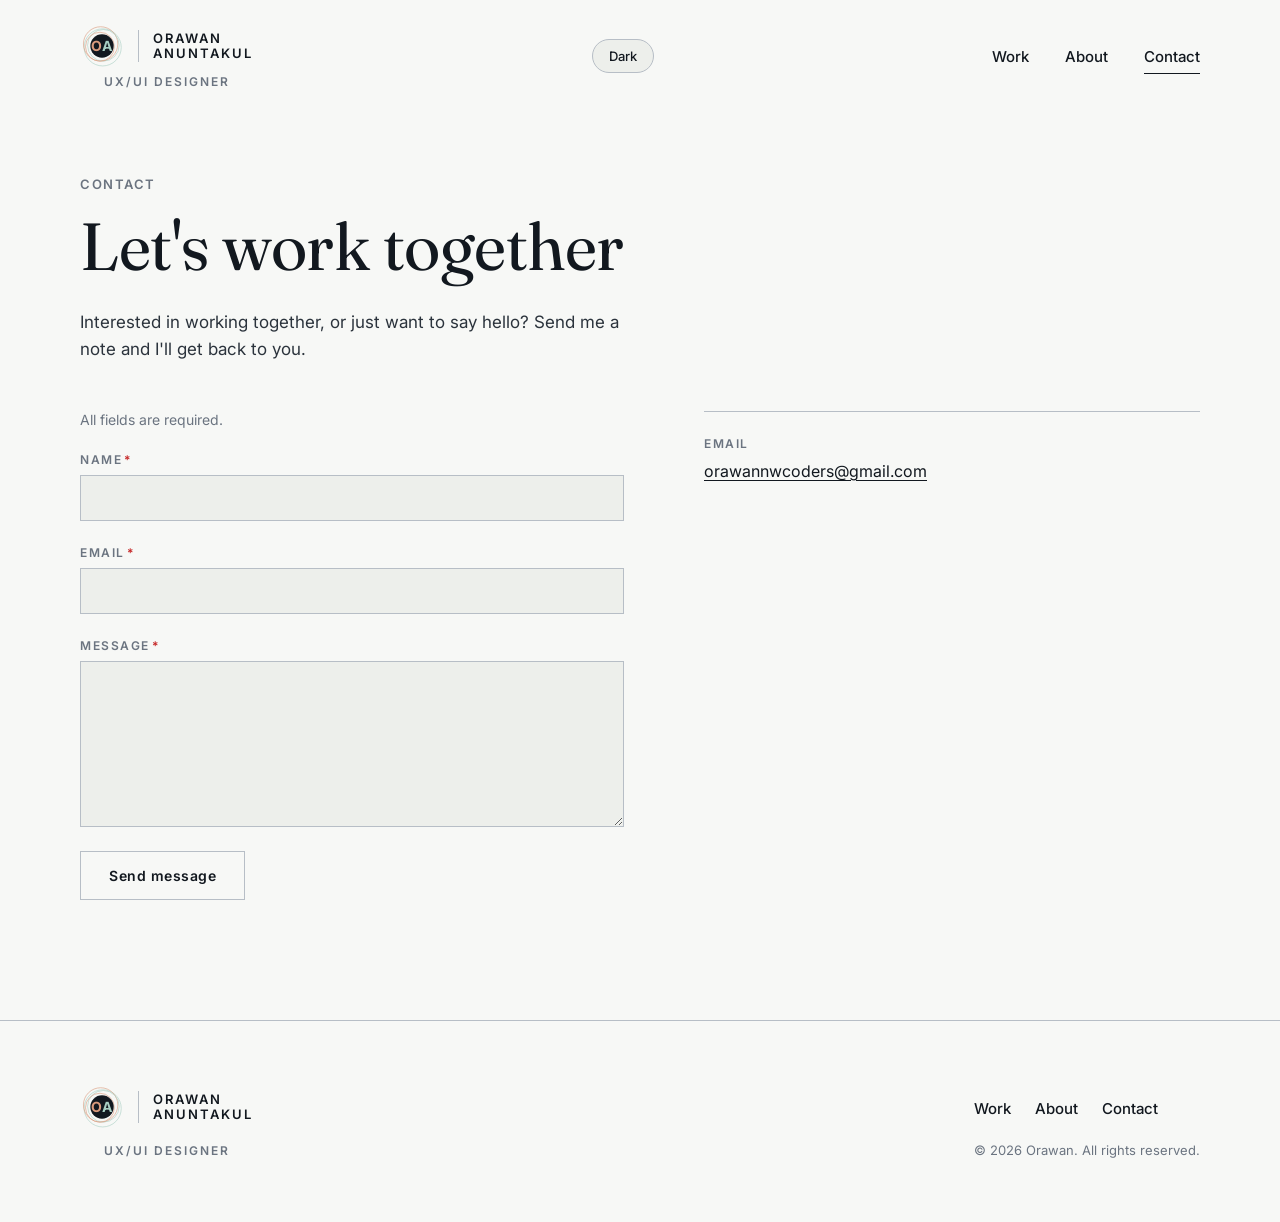
<file: contact/index.html>
<!doctype html>
<html lang="en">
<head>
<meta charset="utf-8">
<meta name="viewport" content="width=device-width,initial-scale=1">
<title>Contact — Orawan</title>
<link rel="preconnect" href="https://fonts.googleapis.com">
<link rel="preconnect" href="https://fonts.gstatic.com" crossorigin>
<link href="https://fonts.googleapis.com/css2?family=Fraunces:ital,opsz,wght@0,9..144,400;0,9..144,500;1,9..144,400&family=Inter:wght@400;500;600;700&display=swap" rel="stylesheet">
<style>
  :root {
    color-scheme: light;
    --color-bg-base: #F7F8F6;
    --color-bg-muted: #EDEFEB;
    --color-white: #FFFFFF;
    --color-ink-900: #12181F;
    --color-ink-700: #2B333C;
    --color-ink-500: #6B7480;
    --color-ink-300: #B7BEC6;
    --color-accent-terracotta: #D99A7C;
    --color-accent-seafoam: #A8CFC3;
    --color-error: #C62828;
    --font-display: 'Fraunces', Georgia, serif;
    --font-sans: 'Inter', -apple-system, BlinkMacSystemFont, sans-serif;
  }
  :root[data-theme="dark"] {
    --color-bg-base: #12181F;
    --color-bg-muted: #1B222B;
    --color-ink-900: #F7F8F6;
    --color-ink-700: #DADFE3;
    --color-ink-500: #9AA3AD;
    --color-ink-300: #3A424C;
    --color-white: #12181F;
    --color-error: #FF7A7A;
  }
  * { box-sizing: border-box; }
  body { margin: 0; background: var(--color-bg-base); color: var(--color-ink-700); font-family: var(--font-sans); -webkit-font-smoothing: antialiased; }
  img { max-width: 100%; }

  /* ---------- §6 Navigation (approved) ---------- */
  .site-nav { position: sticky; top: 0; z-index: 50; background: var(--color-bg-base); }
  .nav-inner { max-width: 1280px; margin: 0 auto; padding: 20px 24px; display: grid; grid-template-columns: auto 1fr auto; align-items: center; gap: 24px; }
  @media (min-width: 640px) { .nav-inner { padding: 24px 80px; } }
  @media (max-width: 639px) { .nav-inner { grid-template-columns: 1fr auto; row-gap: 12px; } .nav-links { grid-column: 1 / -1; gap: 28px; } }
  .wordmark { display: inline-flex; align-items: center; gap: 14px; text-decoration: none; }
  .wordmark:focus-visible { outline: 2px solid var(--color-accent-terracotta); outline-offset: 3px; }
  .logo-badge { position: relative; flex: none; width: 44px; height: 44px; display: flex; align-items: center; justify-content: center; user-select: none; }
  .logo-badge svg { position: absolute; inset: 0; width: 100%; height: 100%; overflow: visible; }
  .logo-badge span { position: relative; font-family: var(--font-sans); font-weight: 700; font-size: 14px; line-height: 1; letter-spacing: 1px; color: var(--color-bg-base); }
  .logo-badge span .logo-o { color: var(--color-accent-terracotta); }
  .logo-badge span .logo-a { color: var(--color-accent-seafoam); }
  .wordmark-divider { width: 1px; height: 32px; background: var(--color-ink-300); flex: none; }
  .wordmark-name { display: flex; flex-direction: column; gap: 2px; line-height: 1; }
  .wordmark-name span { font-family: var(--font-sans); font-weight: 600; font-size: 0.8125rem; letter-spacing: 2px; color: var(--color-ink-900); }
  .nav-brand { display: flex; flex-direction: column; align-items: center; gap: 8px; justify-self: start; }
  .nav-role { font-family: var(--font-sans); font-weight: 600; font-size: 0.75rem; letter-spacing: 2px; text-transform: uppercase; line-height: 1; color: var(--color-ink-500); margin: 0; }
  .nav-links { display: flex; align-items: center; gap: 36px; margin: 0; padding: 0; list-style: none; }
  .nav-links a { position: relative; font-family: var(--font-sans); font-weight: 500; font-size: 0.9375rem; color: var(--color-ink-900); text-decoration: none; padding-bottom: 8px; }
  .nav-links a::after { content: ""; position: absolute; left: 0; right: 0; bottom: 0; height: 1px; background: var(--color-ink-900); opacity: 0; transform: scaleX(0.4); transform-origin: left; transition: opacity .15s ease, transform .15s ease; }
  .nav-links a:hover::after { opacity: .45; transform: scaleX(1); }
  .nav-links a.is-active::after { opacity: 1; transform: scaleX(1); }
  .nav-links a:focus-visible { outline: none; }
  .nav-links a:focus-visible::after { opacity: 1; transform: scaleX(1); background: var(--color-accent-terracotta); height: 2px; }

  main { max-width: 1280px; margin: 0 auto; padding: 0 24px; }
  @media (min-width: 640px) { main { padding: 0 80px; } }

  /* ---------- Page hero (Work page — eyebrow + heading, no CTA) ---------- */
  .page-hero { padding: 64px 0 48px; }
  .page-hero .eyebrow { font-family: var(--font-sans); font-weight: 600; font-size: 0.8125rem; letter-spacing: 1.5px; text-transform: uppercase; color: var(--color-ink-500); margin: 0 0 16px; }
  .page-hero h1 { font-family: var(--font-display); font-weight: 400; font-size: clamp(2.25rem, 1.6rem + 3.2vw, 4.5rem); letter-spacing: -0.5px; line-height: 1.15; color: var(--color-ink-900); margin: 0 0 24px; max-width: 16ch; text-wrap: balance; }
  .page-hero .hero-description { font-size: 1.0625rem; line-height: 1.6; color: var(--color-ink-700); max-width: 34rem; margin: 0; }

  /* ---------- §6 Buttons (approved) ---------- */
  .btn-ghost { display: inline-flex; align-items: center; justify-content: center; border: 1px solid var(--color-ink-300); background: transparent; color: var(--color-ink-900); font-family: var(--font-sans); font-weight: 600; font-size: 0.875rem; letter-spacing: 0.5px; padding: 15px 28px; border-radius: 0; text-decoration: none; cursor: pointer; transition: background-color .18s ease, color .18s ease, border-color .18s ease; }
  .btn-ghost:hover { background: var(--color-ink-900); color: var(--color-bg-base); border-color: var(--color-ink-900); }
  .btn-ghost:focus-visible { outline: 2px solid var(--color-accent-terracotta); outline-offset: 3px; }


  /* ---------- Contact page (new, Oct 2026 — mailto-based, no backend) ---------- */
  .contact-page { padding: 0 0 120px; }
  .contact-grid { display: grid; grid-template-columns: minmax(0, 34rem) minmax(0, 1fr); gap: 80px; align-items: start; }
  .contact-form { display: flex; flex-direction: column; gap: 24px; }
  .contact-field { display: flex; flex-direction: column; gap: 8px; }
  .contact-field label { font-family: var(--font-sans); font-weight: 600; font-size: 0.75rem; letter-spacing: 1.5px; text-transform: uppercase; color: var(--color-ink-500); }
  .contact-field input, .contact-field textarea { font-family: var(--font-sans); font-size: 1rem; color: var(--color-ink-900); background: var(--color-bg-muted); border: 1px solid var(--color-ink-300); border-radius: 0; padding: 12px 14px; width: 100%; box-sizing: border-box; }
  .contact-field textarea { resize: vertical; min-height: 160px; }
  .contact-field input:focus-visible, .contact-field textarea:focus-visible { outline: 2px solid var(--color-accent-terracotta); outline-offset: 2px; }
  .contact-required-note { font-family: var(--font-sans); font-size: 0.875rem; color: var(--color-ink-500); margin: 0; }
  .contact-required { color: var(--color-error); margin-left: 2px; }
  .contact-field.has-error input, .contact-field.has-error textarea { border-color: var(--color-error); }
  .contact-field-error { font-family: var(--font-sans); font-weight: 600; font-size: 0.875rem; color: var(--color-error); margin: 0; }
  .contact-form .btn-ghost { align-self: flex-start; }
  .contact-form .btn-ghost:disabled { opacity: .6; cursor: default; }
  .contact-status a { color: var(--color-ink-900); }
  .contact-hp { position: absolute; left: -9999px; width: 1px; height: 1px; opacity: 0; }
  .contact-status { font-family: var(--font-sans); font-size: 0.9375rem; line-height: 1.6; color: var(--color-ink-700); margin: 0; padding: 16px 18px; border: 1px solid var(--color-accent-seafoam); background: var(--color-bg-muted); }
  .contact-aside { border-top: 1px solid var(--color-ink-300); padding-top: 24px; }
  .contact-aside h2 { font-family: var(--font-sans); font-weight: 600; font-size: 0.75rem; letter-spacing: 1.5px; text-transform: uppercase; color: var(--color-ink-500); margin: 0 0 8px; }
  .contact-aside p { font-size: 1rem; line-height: 1.6; color: var(--color-ink-700); margin: 0 0 24px; }
  .contact-aside a { color: var(--color-ink-900); text-decoration: underline; text-underline-offset: 3px; }
  .contact-aside a:focus-visible { outline: 2px solid var(--color-accent-terracotta); outline-offset: 3px; }
  @media (max-width: 899px) { .contact-grid { grid-template-columns: 1fr; gap: 48px; } }
  /* ---------- Theme toggle (approved — appears on every §6 component artifact) ---------- */
  .theme-toggle { justify-self: center; font-family: var(--font-sans); font-weight: 500; font-size: 0.8125rem; color: var(--color-ink-900); background: var(--color-bg-muted); border: 1px solid var(--color-ink-300); border-radius: 20px; padding: 8px 16px; cursor: pointer; }
  .theme-toggle:focus-visible { outline: 2px solid var(--color-accent-terracotta); outline-offset: 2px; }

  /* ---------- Footer (approved — appears on every page) ---------- */
  .site-footer { border-top: 1px solid var(--color-ink-300); padding: 64px 0; }
  .footer-inner { max-width: 1280px; margin: 0 auto; padding: 0 24px; display: flex; justify-content: space-between; align-items: flex-end; align-items: last baseline; gap: 48px; flex-wrap: wrap; }
  @media (min-width: 640px) { .footer-inner { padding: 0 80px; } }
  .footer-brand { display: flex; flex-direction: column; align-items: center; gap: 16px; max-width: 280px; }
  .footer-role { font-family: var(--font-sans); font-weight: 600; font-size: 0.75rem; letter-spacing: 2px; text-transform: uppercase; line-height: 1; color: var(--color-ink-500); margin: 0; }
  .footer-links-col { display: flex; flex-direction: column; }
  .footer-links { display: flex; flex-direction: row; gap: 24px; margin: 0; padding: 0; list-style: none; }
  .footer-links a { font-family: var(--font-sans); font-weight: 500; font-size: 0.9375rem; color: var(--color-ink-900); text-decoration: none; }
  .footer-links a:hover { text-decoration: underline; }
  .footer-links a:focus-visible { outline: 2px solid var(--color-accent-terracotta); outline-offset: 3px; }
  .footer-copyright { font-family: var(--font-sans); font-weight: 400; font-size: 0.8125rem; color: var(--color-ink-500); margin: 24px 0 0; }
  @media (max-width: 767px) {
    .site-footer { padding: 48px 0; }
    .footer-inner { gap: 24px; }
    .footer-copyright { margin-top: 16px; }
  }
</style>
</head>
<body>

<header class="site-nav">
  <div class="nav-inner">
    <div class="nav-brand"><a class="wordmark" href="../index.html" aria-label="Orawan Anuntakul — home"><span class="logo-badge"><svg viewBox="0 0 64 64" aria-hidden="true"><circle cx="33" cy="34" r="27" fill="none" stroke="var(--color-accent-seafoam)" stroke-width="0.875"/><circle cx="30" cy="29" r="25" fill="none" stroke="var(--color-accent-terracotta)" stroke-width="0.875"/><circle cx="34" cy="31" r="23" fill="none" stroke="var(--color-accent-seafoam)" stroke-width="0.875"/><circle cx="29" cy="33" r="21" fill="none" stroke="var(--color-accent-terracotta)" stroke-width="0.875"/><circle cx="32" cy="32" r="17" fill="var(--color-ink-900)"/></svg><span><span class="logo-o">O</span><span class="logo-a">A</span></span></span><span class="wordmark-divider"></span><span class="wordmark-name"><span>ORAWAN</span><span>ANUNTAKUL</span></span></a><p class="nav-role">UX/UI Designer</p></div>
    <button class="theme-toggle" id="theme-toggle" type="button">Dark</button>
    <ul class="nav-links">
      <li><a href="../work/index.html">Work</a></li>
      <li><a href="../about/index.html">About</a></li>
      <li><a href="index.html" class="is-active" aria-current="page">Contact</a></li>
    </ul>
  </div>
</header>

<main>
  <section class="page-hero">
    <p class="eyebrow">Contact</p>
    <h1>Let's work together</h1>
    <p class="hero-description">Interested in working together, or just want to say hello? Send me a note and I'll get back to you.</p>
  </section>

  <section class="contact-page">
    <div class="contact-grid">
      <form class="contact-form" id="contact-form" novalidate>
        <input type="checkbox" name="botcheck" class="contact-hp" tabindex="-1" autocomplete="off" aria-hidden="true">
        <p class="contact-required-note">All fields are required.</p>
        <div class="contact-field" data-field="name">
          <label for="contact-name">Name<span class="contact-required" aria-hidden="true">*</span></label>
          <input type="text" id="contact-name" name="name" autocomplete="name" required aria-describedby="err-name">
          <p class="contact-field-error" id="err-name" hidden></p>
        </div>
        <div class="contact-field" data-field="email">
          <label for="contact-email">Email<span class="contact-required" aria-hidden="true">*</span></label>
          <input type="email" id="contact-email" name="email" autocomplete="email" required aria-describedby="err-email">
          <p class="contact-field-error" id="err-email" hidden></p>
        </div>
        <div class="contact-field" data-field="message">
          <label for="contact-message">Message<span class="contact-required" aria-hidden="true">*</span></label>
          <textarea id="contact-message" name="message" rows="7" required aria-describedby="err-message"></textarea>
          <p class="contact-field-error" id="err-message" hidden></p>
        </div>
        <button type="submit" class="btn-ghost">Send message</button>
        <p class="contact-status" id="contact-status" role="status" hidden></p>
      </form>

      <aside class="contact-aside">
        <h2>Email</h2>
        <p><a href="mailto:orawannwcoders@gmail.com">orawannwcoders@gmail.com</a></p>
      </aside>
    </div>
  </section>
</main>

<footer class="site-footer">
  <div class="footer-inner">
    <div class="footer-brand">
      <a class="wordmark" href="../index.html" aria-label="Orawan Anuntakul — home"><span class="logo-badge"><svg viewBox="0 0 64 64" aria-hidden="true"><circle cx="33" cy="34" r="27" fill="none" stroke="var(--color-accent-seafoam)" stroke-width="0.875"/><circle cx="30" cy="29" r="25" fill="none" stroke="var(--color-accent-terracotta)" stroke-width="0.875"/><circle cx="34" cy="31" r="23" fill="none" stroke="var(--color-accent-seafoam)" stroke-width="0.875"/><circle cx="29" cy="33" r="21" fill="none" stroke="var(--color-accent-terracotta)" stroke-width="0.875"/><circle cx="32" cy="32" r="17" fill="var(--color-ink-900)"/></svg><span><span class="logo-o">O</span><span class="logo-a">A</span></span></span><span class="wordmark-divider"></span><span class="wordmark-name"><span>ORAWAN</span><span>ANUNTAKUL</span></span></a>
      <p class="footer-role">UX/UI Designer</p>
    </div>
    <div class="footer-links-col">
      <ul class="footer-links">
        <li><a href="../work/index.html">Work</a></li>
        <li><a href="../about/index.html">About</a></li>
        <li><a href="index.html">Contact</a></li>
      </ul>
      <p class="footer-copyright">© 2026 Orawan. All rights reserved.</p>
    </div>
  </div>
</footer>

<script>
  (function () {
    var root = document.documentElement;
    var toggle = document.getElementById('theme-toggle');

    function getUrlTheme() {
      var params = new URLSearchParams(window.location.search);
      var t = params.get('theme');
      return (t === 'dark' || t === 'light') ? t : null;
    }

    var urlTheme = getUrlTheme();
    if (urlTheme) { root.setAttribute('data-theme', urlTheme); }

    function isDarkNow() {
      return root.getAttribute('data-theme') === 'dark';
    }

    function updateLabel() {
      toggle.textContent = isDarkNow() ? 'Light' : 'Dark';
    }

    function propagateTheme() {
      var current = root.getAttribute('data-theme');
      var links = document.querySelectorAll('a[href^="https://claude.ai"]');
      links.forEach(function (a) {
        try {
          var url = new URL(a.getAttribute('href'), window.location.href);
          if (current === 'dark' || current === 'light') {
            url.searchParams.set('theme', current);
          } else {
            url.searchParams.delete('theme');
          }
          a.setAttribute('href', url.toString());
        } catch (e) {}
      });
    }

    toggle.addEventListener('click', function () {
      var current = root.getAttribute('data-theme');
      if (current === 'dark') {
        root.setAttribute('data-theme', 'light');
      } else if (current === 'light') {
        root.removeAttribute('data-theme');
      } else {
        root.setAttribute('data-theme', 'dark');
      }
      updateLabel();
      propagateTheme();
    });

    updateLabel();
    propagateTheme();
  })();
</script>
<script>
  (function () {
    var form = document.getElementById('contact-form');
    var status = document.getElementById('contact-status');
    var WEB3FORMS_KEY = '90c31482-4c5a-444f-b374-a2e8bb918867'; // from web3forms.com — safe to keep in the page
    var pageLoadedAt = Date.now();

    function esc(s) { return String(s).replace(/[&<>"']/g, function (c) { return '&#' + c.charCodeAt(0) + ';'; }); }
    function sendMessage(name, email, message, button, onDone) {
      var subject = 'Portfolio contact from ' + name;
      if (WEB3FORMS_KEY.indexOf('PASTE_') === 0) {
        // No key yet: fall back to opening an email draft.
        var body = message + '\n\n— ' + name + ' (' + email + ')';
        window.location.href = 'mailto:orawannwcoders@gmail.com?subject=' + encodeURIComponent(subject) + '&body=' + encodeURIComponent(body);
        onDone('draft');
        return;
      }
      // Robot checks: the hidden trap field, and forms sent faster than a person could type.
      var hp = form.querySelector('input[name="botcheck"]');
      if ((hp && hp.checked) || Date.now() - pageLoadedAt < 3000) { onDone('sent'); return; }
      var label = button.textContent;
      button.disabled = true; button.textContent = 'Sending…';
      fetch('https://api.web3forms.com/submit', {
        method: 'POST',
        headers: { 'Content-Type': 'application/json', 'Accept': 'application/json' },
        body: JSON.stringify({ access_key: WEB3FORMS_KEY, subject: subject, from_name: 'Orawan portfolio', name: name, email: email, message: message, botcheck: !!(hp && hp.checked) })
      })
        .then(function (r) { return r.json(); })
        .then(function (d) { onDone(d && d.success ? 'sent' : 'error'); })
        .catch(function () { onDone('error'); })
        .then(function () { button.disabled = false; button.textContent = label; });
    }
    var emailPattern = /^[^\s@]+@[^\s@]+\.[^\s@]+$/;
    var messages = {
      name: function (v) { return v ? '' : 'Please enter your name.'; },
      email: function (v) { return !v ? 'Please enter your email address.' : (emailPattern.test(v) ? '' : 'Please enter a valid email address.'); },
      message: function (v) { return v ? '' : 'Please write a message.'; }
    };

    function setError(field, msg) {
      var wrap = form.querySelector('[data-field="' + field + '"]');
      var err = document.getElementById('err-' + field);
      var input = wrap.querySelector('input, textarea');
      if (msg) {
        err.textContent = msg; err.hidden = false;
        wrap.classList.add('has-error'); input.setAttribute('aria-invalid', 'true');
      } else {
        err.textContent = ''; err.hidden = true;
        wrap.classList.remove('has-error'); input.removeAttribute('aria-invalid');
      }
    }
    function check(field) {
      var v = document.getElementById('contact-' + field).value.trim();
      var msg = messages[field](v);
      setError(field, msg);
      return !msg;
    }

    // Live feedback: check a field when the visitor leaves it (if they typed something),
    // and clear an error as soon as they fix it.
    ['name', 'email', 'message'].forEach(function (field) {
      var input = document.getElementById('contact-' + field);
      input.addEventListener('blur', function () { if (input.value.trim()) check(field); });
      input.addEventListener('input', function () {
        if (input.closest('.contact-field').classList.contains('has-error')) check(field);
      });
    });

    form.addEventListener('submit', function (e) {
      e.preventDefault();
      var name = document.getElementById('contact-name').value.trim();
      var email = document.getElementById('contact-email').value.trim();
      var message = document.getElementById('contact-message').value.trim();
      var ok = [check('name'), check('email'), check('message')].every(Boolean);

      if (!ok) { status.hidden = true; var first = form.querySelector('.has-error input, .has-error textarea'); if (first) first.focus(); return; }

      status.hidden = true;
      sendMessage(name, email, message, form.querySelector('button[type="submit"]'), function (result) {
        if (result === 'sent') { status.innerHTML = 'Thanks, ' + esc(name) + '! Your message was sent — I\'ll get back to you soon.'; form.reset(); }
        else if (result === 'draft') { status.innerHTML = 'Your email app should open with your message ready to send. If nothing happens, email me directly at <a href="mailto:orawannwcoders@gmail.com">orawannwcoders@gmail.com</a>.'; }
        else { status.innerHTML = 'Sorry, your message couldn\'t be sent. Please email me directly at <a href="mailto:orawannwcoders@gmail.com">orawannwcoders@gmail.com</a>.'; }
        status.hidden = false;
      });
    });
  })();
</script>

</body>
</html>
</file>
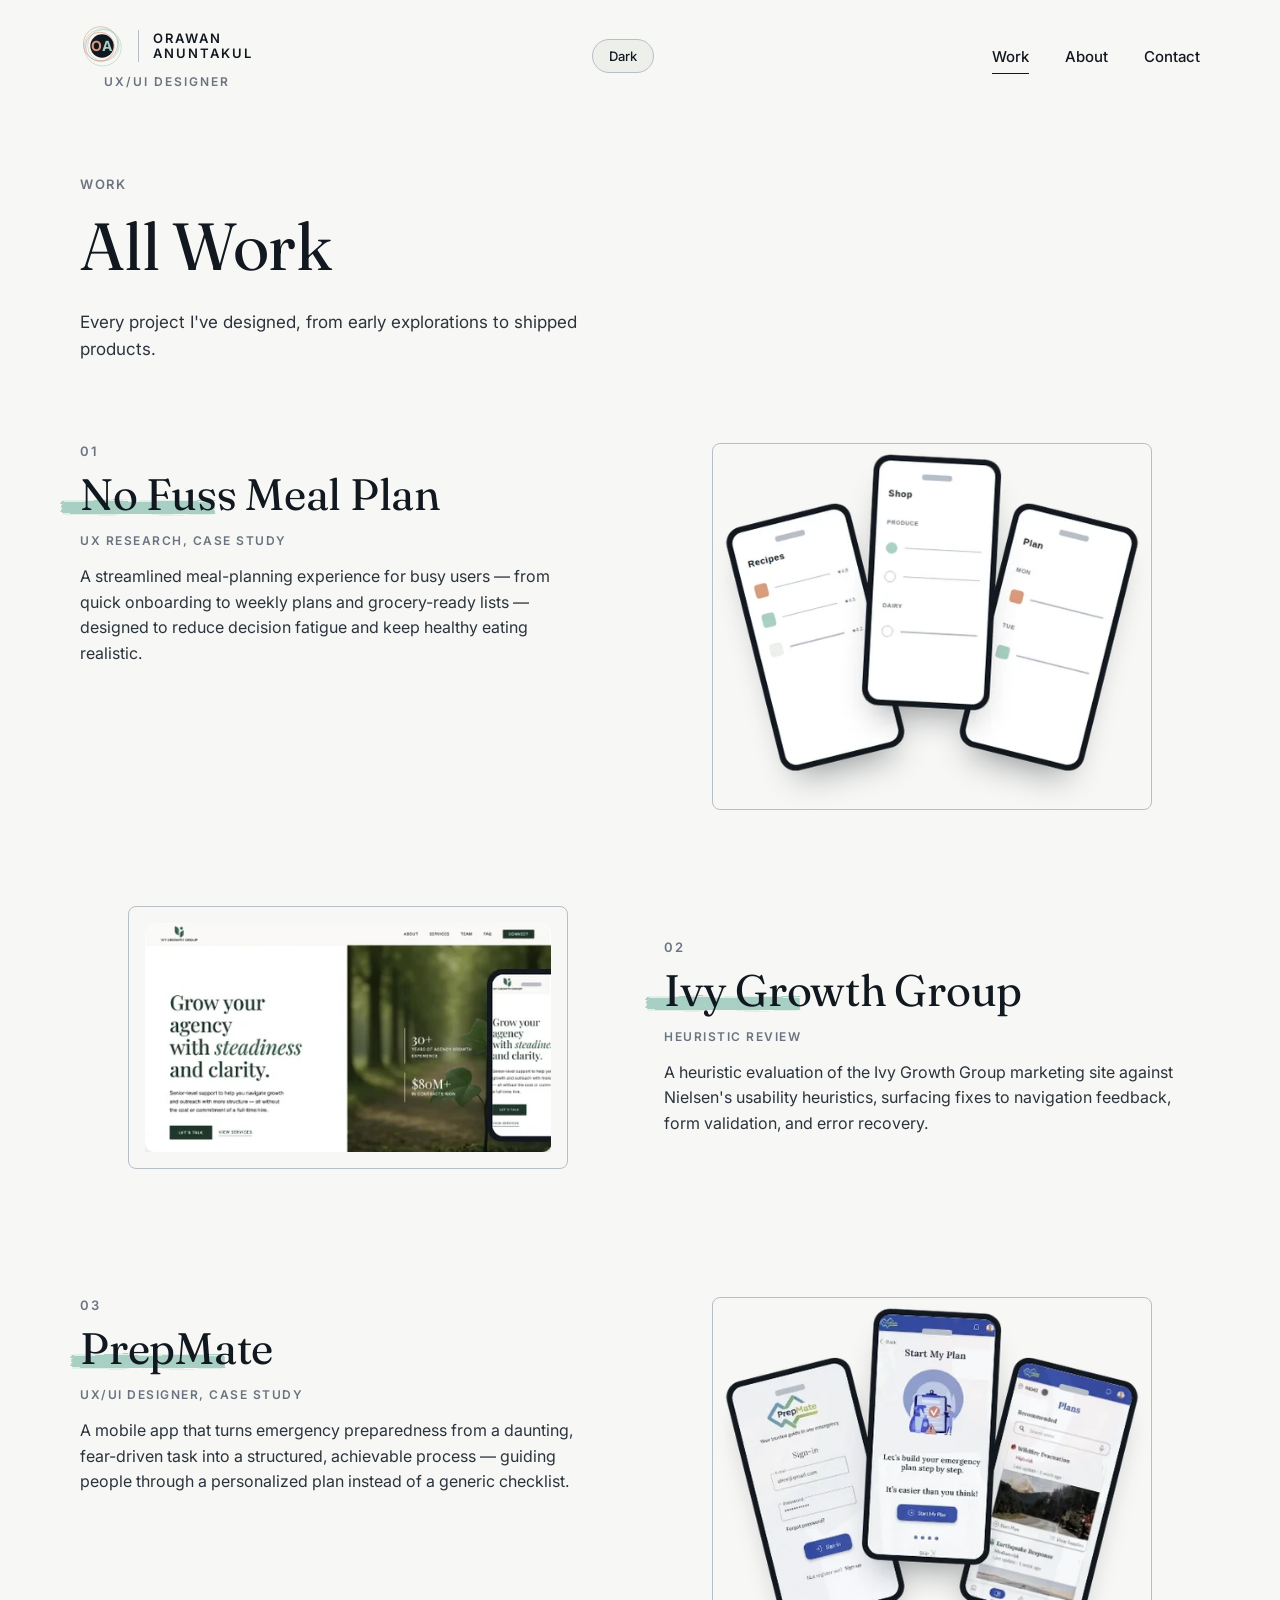
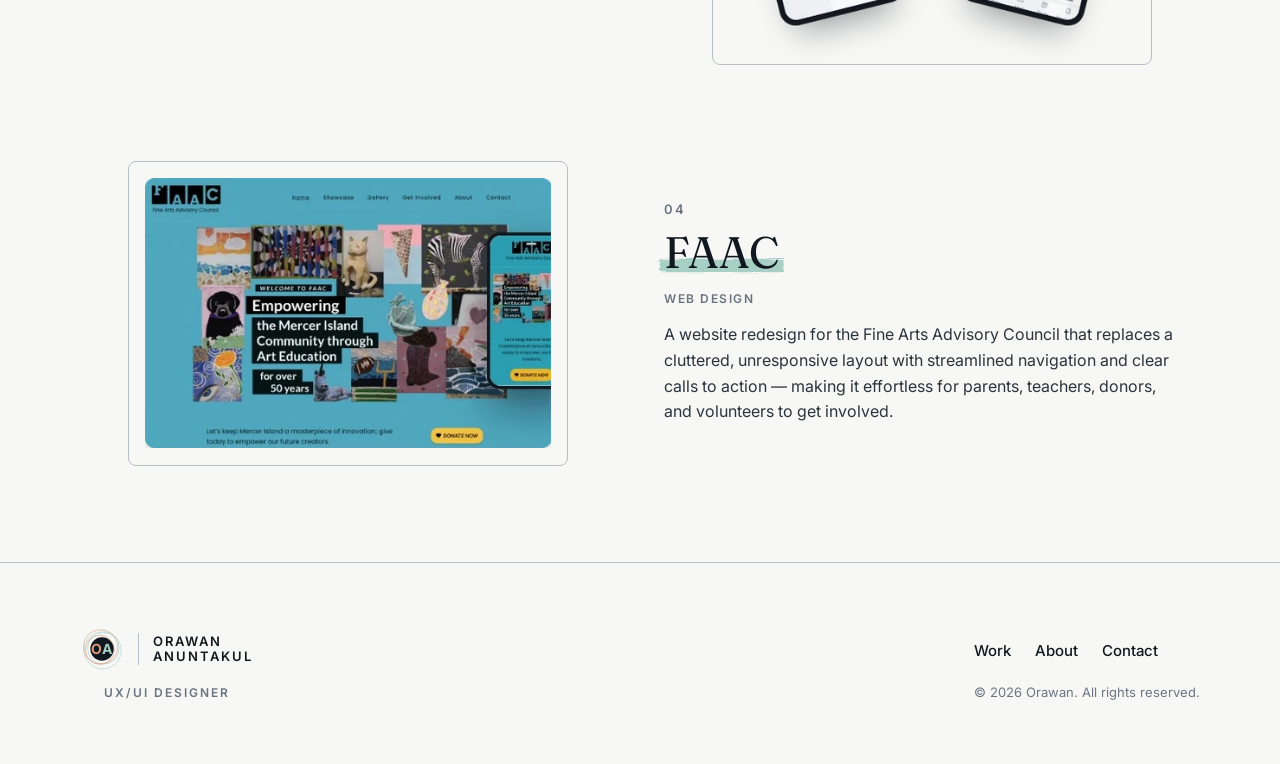
<file: work/index.html>
<!doctype html>
<html lang="en">
<head>
<meta charset="utf-8">
<meta name="viewport" content="width=device-width,initial-scale=1">
<title>Work — Orawan</title>
<link rel="preconnect" href="https://fonts.googleapis.com">
<link rel="preconnect" href="https://fonts.gstatic.com" crossorigin>
<link href="https://fonts.googleapis.com/css2?family=Fraunces:ital,opsz,wght@0,9..144,400;0,9..144,500;1,9..144,400&family=Inter:wght@400;500;600;700&display=swap" rel="stylesheet">
<style>
  :root {
    color-scheme: light;
    --color-bg-base: #F7F8F6;
    --color-bg-muted: #EDEFEB;
    --color-white: #FFFFFF;
    --color-ink-900: #12181F;
    --color-ink-700: #2B333C;
    --color-ink-500: #6B7480;
    --color-ink-300: #B7BEC6;
    --color-accent-terracotta: #D99A7C;
    --color-accent-seafoam: #A8CFC3;
    --font-display: 'Fraunces', Georgia, serif;
    --font-sans: 'Inter', -apple-system, BlinkMacSystemFont, sans-serif;
  }
  :root[data-theme="dark"] {
    --color-bg-base: #12181F;
    --color-bg-muted: #1B222B;
    --color-ink-900: #F7F8F6;
    --color-ink-700: #DADFE3;
    --color-ink-500: #9AA3AD;
    --color-ink-300: #3A424C;
    --color-white: #12181F;
  }
  * { box-sizing: border-box; }
  body { margin: 0; background: var(--color-bg-base); color: var(--color-ink-700); font-family: var(--font-sans); -webkit-font-smoothing: antialiased; }
  img { max-width: 100%; }

  /* ---------- §6 Navigation (approved) ---------- */
  .site-nav { position: sticky; top: 0; z-index: 50; background: var(--color-bg-base); }
  .nav-inner { max-width: 1280px; margin: 0 auto; padding: 20px 24px; display: grid; grid-template-columns: auto 1fr auto; align-items: center; gap: 24px; }
  @media (min-width: 640px) { .nav-inner { padding: 24px 80px; } }
  @media (max-width: 639px) { .nav-inner { grid-template-columns: 1fr auto; row-gap: 12px; } .nav-links { grid-column: 1 / -1; gap: 28px; } }
  .wordmark { display: inline-flex; align-items: center; gap: 14px; text-decoration: none; }
  .wordmark:focus-visible { outline: 2px solid var(--color-accent-terracotta); outline-offset: 3px; }
  .logo-badge { position: relative; flex: none; width: 44px; height: 44px; display: flex; align-items: center; justify-content: center; user-select: none; }
  .logo-badge svg { position: absolute; inset: 0; width: 100%; height: 100%; overflow: visible; }
  .logo-badge span { position: relative; font-family: var(--font-sans); font-weight: 700; font-size: 14px; line-height: 1; letter-spacing: 1px; color: var(--color-bg-base); }
  .logo-badge span .logo-o { color: var(--color-accent-terracotta); }
  .logo-badge span .logo-a { color: var(--color-accent-seafoam); }
  .wordmark-divider { width: 1px; height: 32px; background: var(--color-ink-300); flex: none; }
  .wordmark-name { display: flex; flex-direction: column; gap: 2px; line-height: 1; }
  .wordmark-name span { font-family: var(--font-sans); font-weight: 600; font-size: 0.8125rem; letter-spacing: 2px; color: var(--color-ink-900); }
  .nav-brand { display: flex; flex-direction: column; align-items: center; gap: 8px; justify-self: start; }
  .nav-role { font-family: var(--font-sans); font-weight: 600; font-size: 0.75rem; letter-spacing: 2px; text-transform: uppercase; line-height: 1; color: var(--color-ink-500); margin: 0; }
  .nav-links { display: flex; align-items: center; gap: 36px; margin: 0; padding: 0; list-style: none; }
  .nav-links a { position: relative; font-family: var(--font-sans); font-weight: 500; font-size: 0.9375rem; color: var(--color-ink-900); text-decoration: none; padding-bottom: 8px; }
  .nav-links a::after { content: ""; position: absolute; left: 0; right: 0; bottom: 0; height: 1px; background: var(--color-ink-900); opacity: 0; transform: scaleX(0.4); transform-origin: left; transition: opacity .15s ease, transform .15s ease; }
  .nav-links a:hover::after { opacity: .45; transform: scaleX(1); }
  .nav-links a.is-active::after { opacity: 1; transform: scaleX(1); }
  .nav-links a:focus-visible { outline: none; }
  .nav-links a:focus-visible::after { opacity: 1; transform: scaleX(1); background: var(--color-accent-terracotta); height: 2px; }

  main { max-width: 1280px; margin: 0 auto; padding: 0 24px; }
  @media (min-width: 640px) { main { padding: 0 80px; } }

  /* ---------- Page hero (Work page — eyebrow + heading, no CTA) ---------- */
  .page-hero { padding: 64px 0 48px; }
  .page-hero .eyebrow { font-family: var(--font-sans); font-weight: 600; font-size: 0.8125rem; letter-spacing: 1.5px; text-transform: uppercase; color: var(--color-ink-500); margin: 0 0 16px; }
  .page-hero h1 { font-family: var(--font-display); font-weight: 400; font-size: clamp(2.25rem, 1.6rem + 3.2vw, 4.5rem); letter-spacing: -0.5px; line-height: 1.15; color: var(--color-ink-900); margin: 0 0 24px; max-width: 16ch; text-wrap: balance; }
  .page-hero .hero-description { font-size: 1.0625rem; line-height: 1.6; color: var(--color-ink-700); max-width: 34rem; margin: 0; }

  /* ---------- §6 Buttons (approved) ---------- */
  .btn-ghost { display: inline-flex; align-items: center; justify-content: center; border: 1px solid var(--color-ink-300); background: transparent; color: var(--color-ink-900); font-family: var(--font-sans); font-weight: 600; font-size: 0.875rem; letter-spacing: 0.5px; padding: 15px 28px; border-radius: 0; text-decoration: none; cursor: pointer; transition: background-color .18s ease, color .18s ease, border-color .18s ease; }
  .btn-ghost:hover { background: var(--color-ink-900); color: var(--color-bg-base); border-color: var(--color-ink-900); }
  .btn-ghost:focus-visible { outline: 2px solid var(--color-accent-terracotta); outline-offset: 3px; }

  /* ---------- Work — editorial list (all projects, no expand button) ---------- */
  #work-list-section { padding: 0 0 96px; }
  .work-list { display: flex; flex-direction: column; gap: 96px; margin: 0; }
  .work-item { display: grid; grid-template-columns: 1fr 1fr; gap: 48px; align-items: center; text-decoration: none; color: inherit; }
  .work-item .work-media { order: 1; }
  .work-item .work-text { order: 2; }
  .work-item.work-item--reverse { margin-top: 32px; }
  .work-item.work-item--reverse .work-media { order: 2; }
  .work-item.work-item--reverse .work-text { order: 1; }
  .work-item:focus-visible { outline: 2px solid var(--color-accent-terracotta); outline-offset: 6px; }
  /* ---------- Fit-to-content image sizing (page-specific override, Oct 2026 — No Fuss Meal Plan & PrepMate only) ---------- */
  .work-item--fit-content { align-items: stretch; }
  .work-item--fit-content .work-mockup-area { height: 100%; }
  /* ---------- Even inset between border and image (page-specific override, Oct 2026 — FAAC & Ivy Growth Group only) ---------- */
  .work-item--padded-media .work-mockup-area--image { padding: 16px; }
  @media (max-width: 767px) {
    .work-list { gap: 64px; }
    .work-item, .work-item.work-item--reverse { grid-template-columns: 1fr; gap: 24px; margin-top: 0; }
    .work-item .work-media, .work-item.work-item--reverse .work-media { order: 1; }
    .work-item .work-text, .work-item.work-item--reverse .work-text { order: 2; }
  }
  .work-number { font-family: var(--font-sans); font-weight: 600; font-size: 0.8125rem; letter-spacing: 1.5px; color: var(--color-ink-500); margin: 0 0 8px; }
  .work-title { position: relative; font-family: var(--font-display); font-weight: 400; font-size: clamp(1.75rem, 1.4rem + 1.8vw, 2.75rem); letter-spacing: -0.25px; color: var(--color-ink-900); margin: 0 0 12px; }
  .work-title .highlight { position: relative; white-space: nowrap; }
  .work-title .highlight::before { content: ""; position: absolute; left: -6%; width: clamp(80px, 112%, 160px); top: 50%; bottom: 0%; z-index: -1; background-repeat: no-repeat; background-size: 100% 100%; background-image: url("data:image/svg+xml,%3Csvg xmlns='http://www.w3.org/2000/svg' viewBox='0 0 400 60' preserveAspectRatio='none'%3E%3Cdefs%3E%3Cfilter id='r1' x='-15%25' y='-40%25' width='130%25' height='180%25'%3E%3CfeTurbulence type='fractalNoise' baseFrequency='0.012 0.35' numOctaves='2' seed='11' result='edgeNoise'/%3E%3CfeDisplacementMap in='SourceGraphic' in2='edgeNoise' scale='11' xChannelSelector='R' yChannelSelector='G' result='displaced'/%3E%3CfeTurbulence type='fractalNoise' baseFrequency='0.18 0.5' numOctaves='2' seed='4' result='grain'/%3E%3CfeColorMatrix in='grain' type='matrix' values='0 0 0 0 0  0 0 0 0 0  0 0 0 0 0  1.15 1.15 1.15 0 -0.22' result='grainAlpha'/%3E%3CfeComposite in='displaced' in2='grainAlpha' operator='in'/%3E%3C/filter%3E%3C/defs%3E%3Crect x='8' y='15' width='384' height='30' rx='4' fill='%23A8CFC3' filter='url(%23r1)'/%3E%3C/svg%3E"); }
  .work-role { font-family: var(--font-sans); font-weight: 600; font-size: 0.75rem; letter-spacing: 1.5px; text-transform: uppercase; color: var(--color-ink-500); margin: 0 0 16px; }
  .work-description { font-size: 1rem; line-height: 1.6; color: var(--color-ink-700); max-width: 32rem; margin: 0; }

  /* ---------- Work mockup (device collage — "work-" scoped separately from the Project card's "card-" versions) ---------- */
  .work-mockup-area { position: relative; width: 100%; max-width: 440px; height: 340px; margin: 0 auto; }
  .work-mockup-area--image { border-radius: 8px; overflow: hidden; background: var(--color-bg-base); border: 1px solid var(--color-ink-300); }
  .work-mockup-area--image img { width: 100%; height: 100%; object-fit: contain; display: block; }
  .work-device-monitor { position: absolute; left: 4%; top: 8%; width: 66%; transform: rotate(-3deg); z-index: 1; }
  .work-monitor-screen { background: var(--color-ink-900); border-radius: 12px; padding: 10px 10px 20px; box-shadow: 0 28px 40px -22px rgba(18, 24, 31, 0.4); }
  .work-monitor-stand { width: 30%; height: 12px; margin: 0 auto; background: var(--color-ink-900); border-radius: 0 0 5px 5px; }
  .work-monitor-inner { background: var(--color-white); border-radius: 4px; aspect-ratio: 16/11; overflow: hidden; display: flex; flex-direction: column; }
  .work-monitor-nav { height: 16%; background: var(--color-bg-muted); display: flex; align-items: center; gap: 5px; padding: 0 8%; flex: none; }
  .work-monitor-nav span { width: 6px; height: 6px; border-radius: 50%; background: var(--color-ink-300); }
  .work-monitor-content { flex: 1; display: flex; gap: 4%; padding: 8%; }
  .work-monitor-block { flex: 1; border-radius: 4px; }
  .work-device-phone-overlap { position: absolute; right: 0%; bottom: -8%; width: 28%; transform: rotate(7deg); z-index: 2; }
  .work-device-phone-fan { position: absolute; width: 32%; top: 6%; }
  .work-device-phone-fan.fan-1 { left: 2%; top: 18%; transform: rotate(-13deg); z-index: 1; }
  .work-device-phone-fan.fan-2 { left: 34%; top: 0%; transform: rotate(3deg); z-index: 3; }
  .work-device-phone-fan.fan-3 { left: 66%; top: 18%; transform: rotate(13deg); z-index: 2; }
  .work-phone-frame { background: var(--color-ink-900); border-radius: 18px; padding: 7px; box-shadow: 0 22px 34px -18px rgba(18, 24, 31, 0.4); }
  .work-phone-screen { background: var(--color-white); border-radius: 13px; aspect-ratio: 9/18.5; position: relative; overflow: hidden; padding: 12% 10%; display: flex; flex-direction: column; gap: 8%; }
  .work-phone-notch { position: absolute; top: 5%; left: 50%; transform: translateX(-50%); width: 26%; height: 3%; border-radius: 3px; background: var(--color-ink-300); }
  .work-row-dot { display: flex; align-items: center; gap: 6%; }
  .work-row-dot .dot { width: 16%; aspect-ratio: 1; border-radius: 50%; flex: none; }
  .work-row-dot .line { height: 12%; border-radius: 2px; flex: 1; }
  .work-phone-line { height: 8%; border-radius: 2px; }
  .work-phone-fill { border-radius: 4px; flex: none; }
  .work-phone-ring { width: 44%; aspect-ratio: 1; border-radius: 50%; border: 4px solid var(--color-accent-terracotta); margin: auto; }

  /* ---------- Theme toggle (approved — appears on every §6 component artifact) ---------- */
  .theme-toggle { justify-self: center; font-family: var(--font-sans); font-weight: 500; font-size: 0.8125rem; color: var(--color-ink-900); background: var(--color-bg-muted); border: 1px solid var(--color-ink-300); border-radius: 20px; padding: 8px 16px; cursor: pointer; }
  .theme-toggle:focus-visible { outline: 2px solid var(--color-accent-terracotta); outline-offset: 2px; }

  /* ---------- Footer (approved — appears on every page) ---------- */
  .site-footer { border-top: 1px solid var(--color-ink-300); padding: 64px 0; }
  .footer-inner { max-width: 1280px; margin: 0 auto; padding: 0 24px; display: flex; justify-content: space-between; align-items: flex-end; align-items: last baseline; gap: 48px; flex-wrap: wrap; }
  @media (min-width: 640px) { .footer-inner { padding: 0 80px; } }
  .footer-brand { display: flex; flex-direction: column; align-items: center; gap: 16px; max-width: 280px; }
  .footer-role { font-family: var(--font-sans); font-weight: 600; font-size: 0.75rem; letter-spacing: 2px; text-transform: uppercase; line-height: 1; color: var(--color-ink-500); margin: 0; }
  .footer-links-col { display: flex; flex-direction: column; }
  .footer-links { display: flex; flex-direction: row; gap: 24px; margin: 0; padding: 0; list-style: none; }
  .footer-links a { font-family: var(--font-sans); font-weight: 500; font-size: 0.9375rem; color: var(--color-ink-900); text-decoration: none; }
  .footer-links a:hover { text-decoration: underline; }
  .footer-links a:focus-visible { outline: 2px solid var(--color-accent-terracotta); outline-offset: 3px; }
  .footer-copyright { font-family: var(--font-sans); font-weight: 400; font-size: 0.8125rem; color: var(--color-ink-500); margin: 24px 0 0; }
  @media (max-width: 767px) {
    .site-footer { padding: 48px 0; }
    .footer-inner { gap: 24px; }
    .footer-copyright { margin-top: 16px; }
  }
</style>
</head>
<body>

<header class="site-nav">
  <div class="nav-inner">
    <div class="nav-brand"><a class="wordmark" href="../index.html" aria-label="Orawan Anuntakul — home"><span class="logo-badge"><svg viewBox="0 0 64 64" aria-hidden="true"><circle cx="33" cy="34" r="27" fill="none" stroke="var(--color-accent-seafoam)" stroke-width="0.875"/><circle cx="30" cy="29" r="25" fill="none" stroke="var(--color-accent-terracotta)" stroke-width="0.875"/><circle cx="34" cy="31" r="23" fill="none" stroke="var(--color-accent-seafoam)" stroke-width="0.875"/><circle cx="29" cy="33" r="21" fill="none" stroke="var(--color-accent-terracotta)" stroke-width="0.875"/><circle cx="32" cy="32" r="17" fill="var(--color-ink-900)"/></svg><span><span class="logo-o">O</span><span class="logo-a">A</span></span></span><span class="wordmark-divider"></span><span class="wordmark-name"><span>ORAWAN</span><span>ANUNTAKUL</span></span></a><p class="nav-role">UX/UI Designer</p></div>
    <button class="theme-toggle" id="theme-toggle" type="button">Dark</button>
    <ul class="nav-links">
      <li><a href="index.html" class="is-active">Work</a></li>
      <li><a href="../about/index.html">About</a></li>
      <li><a href="../contact/index.html">Contact</a></li>
    </ul>
  </div>
</header>

<main>
  <section class="page-hero">
    <p class="eyebrow">Work</p>
    <h1>All Work</h1>
    <p class="hero-description">Every project I've designed, from early explorations to shipped products.</p>
  </section>

  <section id="work-list-section">
    <div class="work-list">

      <!-- 01 No Fuss Meal Plan -->
      <a class="work-item work-item--reverse work-item--fit-content" href="../projects/no-fuss-meal-plan/index.html">
        <div class="work-media">
          <div class="work-mockup-area work-mockup-area--image">
            <img src="images/project-cards/nofussmealplan-card.webp" alt="No Fuss Meal Plan case-study hero preview">
          </div>
        </div>
        <div class="work-text">
          <p class="work-number">01</p>
          <h3 class="work-title"><span class="highlight">No Fuss Meal Plan</span></h3>
          <p class="work-role">UX Research, Case Study</p>
          <p class="work-description">A streamlined meal-planning experience for busy users — from quick onboarding to weekly plans and grocery-ready lists — designed to reduce decision fatigue and keep healthy eating realistic.</p>
        </div>
      </a>

      <!-- 02 Ivy Growth Group -->
      <a class="work-item work-item--padded-media" href="../projects/ivy-growth-group/index.html">
        <div class="work-media">
          <div class="work-mockup-area work-mockup-area--image" style="height: 262.5px;">
            <img src="images/project-cards/ivygrowthgroup-card-work.webp" alt="Ivy Growth Group case-study hero preview">
          </div>
        </div>
        <div class="work-text">
          <p class="work-number">02</p>
          <h3 class="work-title"><span class="highlight">Ivy Growth Group</span></h3>
          <p class="work-role">Heuristic Review</p>
          <p class="work-description">A heuristic evaluation of the Ivy Growth Group marketing site against Nielsen's usability heuristics, surfacing fixes to navigation feedback, form validation, and error recovery.</p>
        </div>
      </a>

      <!-- 03 PrepMate -->
      <a class="work-item work-item--reverse work-item--fit-content" href="../projects/prepmate/index.html">
        <div class="work-media">
          <div class="work-mockup-area work-mockup-area--image">
            <img src="images/project-cards/prepmate-card.webp" alt="PrepMate case-study hero preview">
          </div>
        </div>
        <div class="work-text">
          <p class="work-number">03</p>
          <h3 class="work-title"><span class="highlight">PrepMate</span></h3>
          <p class="work-role">UX/UI Designer, Case Study</p>
          <p class="work-description">A mobile app that turns emergency preparedness from a daunting, fear-driven task into a structured, achievable process — guiding people through a personalized plan instead of a generic checklist.</p>
        </div>
      </a>

      <!-- 04 FAAC -->
      <a class="work-item work-item--padded-media" href="../projects/faac/index.html">
        <div class="work-media">
          <div class="work-mockup-area work-mockup-area--image" style="height: 305px;">
            <img src="images/project-cards/faac-card-work.webp" alt="FAAC case-study hero preview">
          </div>
        </div>
        <div class="work-text">
          <p class="work-number">04</p>
          <h3 class="work-title"><span class="highlight">FAAC</span></h3>
          <p class="work-role">Web Design</p>
          <p class="work-description">A website redesign for the Fine Arts Advisory Council that replaces a cluttered, unresponsive layout with streamlined navigation and clear calls to action — making it effortless for parents, teachers, donors, and volunteers to get involved.</p>
        </div>
      </a>
    </div>
  </section>
</main>

<footer class="site-footer">
  <div class="footer-inner">
    <div class="footer-brand">
      <a class="wordmark" href="../index.html" aria-label="Orawan Anuntakul — home"><span class="logo-badge"><svg viewBox="0 0 64 64" aria-hidden="true"><circle cx="33" cy="34" r="27" fill="none" stroke="var(--color-accent-seafoam)" stroke-width="0.875"/><circle cx="30" cy="29" r="25" fill="none" stroke="var(--color-accent-terracotta)" stroke-width="0.875"/><circle cx="34" cy="31" r="23" fill="none" stroke="var(--color-accent-seafoam)" stroke-width="0.875"/><circle cx="29" cy="33" r="21" fill="none" stroke="var(--color-accent-terracotta)" stroke-width="0.875"/><circle cx="32" cy="32" r="17" fill="var(--color-ink-900)"/></svg><span><span class="logo-o">O</span><span class="logo-a">A</span></span></span><span class="wordmark-divider"></span><span class="wordmark-name"><span>ORAWAN</span><span>ANUNTAKUL</span></span></a>
      <p class="footer-role">UX/UI Designer</p>
    </div>
    <div class="footer-links-col">
      <ul class="footer-links">
        <li><a href="index.html">Work</a></li>
        <li><a href="../about/index.html">About</a></li>
        <li><a href="../contact/index.html">Contact</a></li>
      </ul>
      <p class="footer-copyright">© 2026 Orawan. All rights reserved.</p>
    </div>
  </div>
</footer>

<script>
  (function () {
    var root = document.documentElement;
    var toggle = document.getElementById('theme-toggle');

    function getUrlTheme() {
      var params = new URLSearchParams(window.location.search);
      var t = params.get('theme');
      return (t === 'dark' || t === 'light') ? t : null;
    }

    var urlTheme = getUrlTheme();
    if (urlTheme) { root.setAttribute('data-theme', urlTheme); }

    function isDarkNow() {
      return root.getAttribute('data-theme') === 'dark';
    }

    function updateLabel() {
      toggle.textContent = isDarkNow() ? 'Light' : 'Dark';
    }

    function propagateTheme() {
      var current = root.getAttribute('data-theme');
      var links = document.querySelectorAll('a[href^="https://claude.ai"]');
      links.forEach(function (a) {
        try {
          var url = new URL(a.getAttribute('href'), window.location.href);
          if (current === 'dark' || current === 'light') {
            url.searchParams.set('theme', current);
          } else {
            url.searchParams.delete('theme');
          }
          a.setAttribute('href', url.toString());
        } catch (e) {}
      });
    }

    toggle.addEventListener('click', function () {
      var current = root.getAttribute('data-theme');
      if (current === 'dark') {
        root.setAttribute('data-theme', 'light');
      } else if (current === 'light') {
        root.removeAttribute('data-theme');
      } else {
        root.setAttribute('data-theme', 'dark');
      }
      updateLabel();
      propagateTheme();
    });

    updateLabel();
    propagateTheme();
  })();
</script>

</body>
</html>
</file>
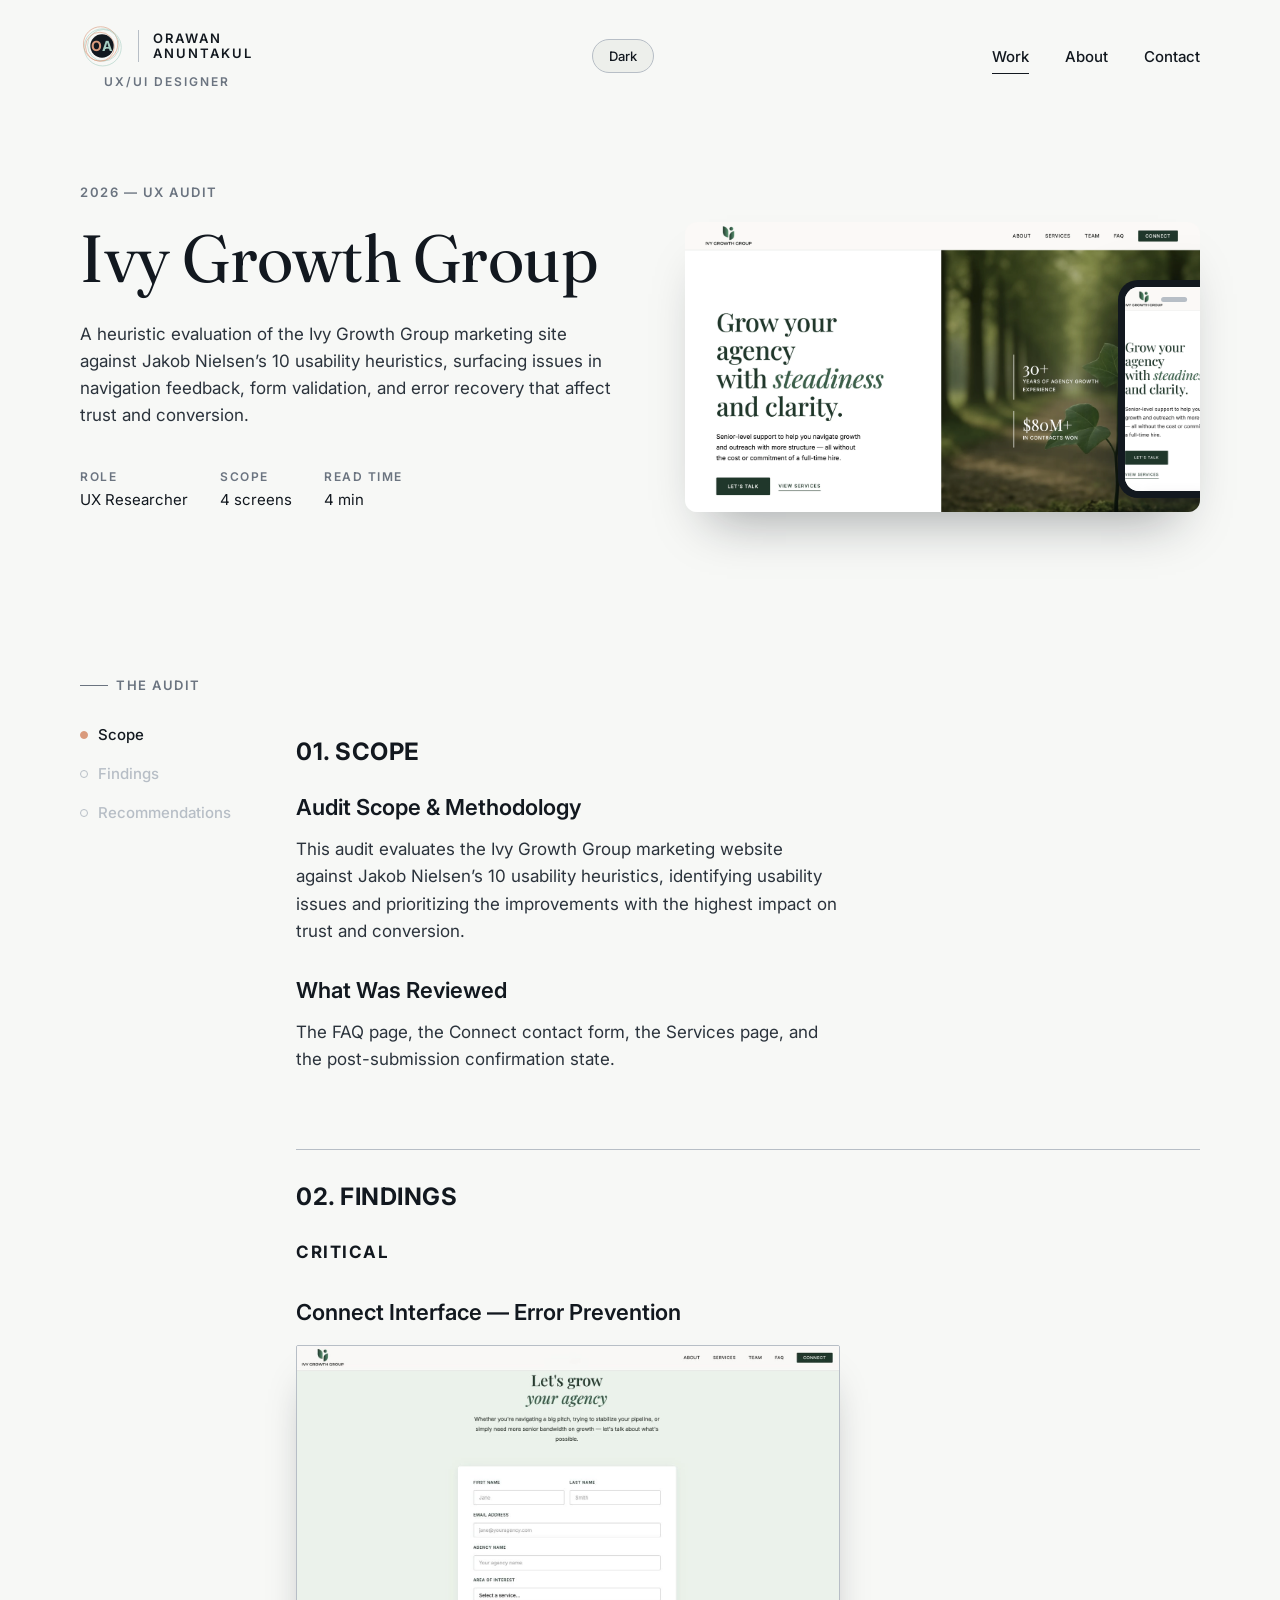
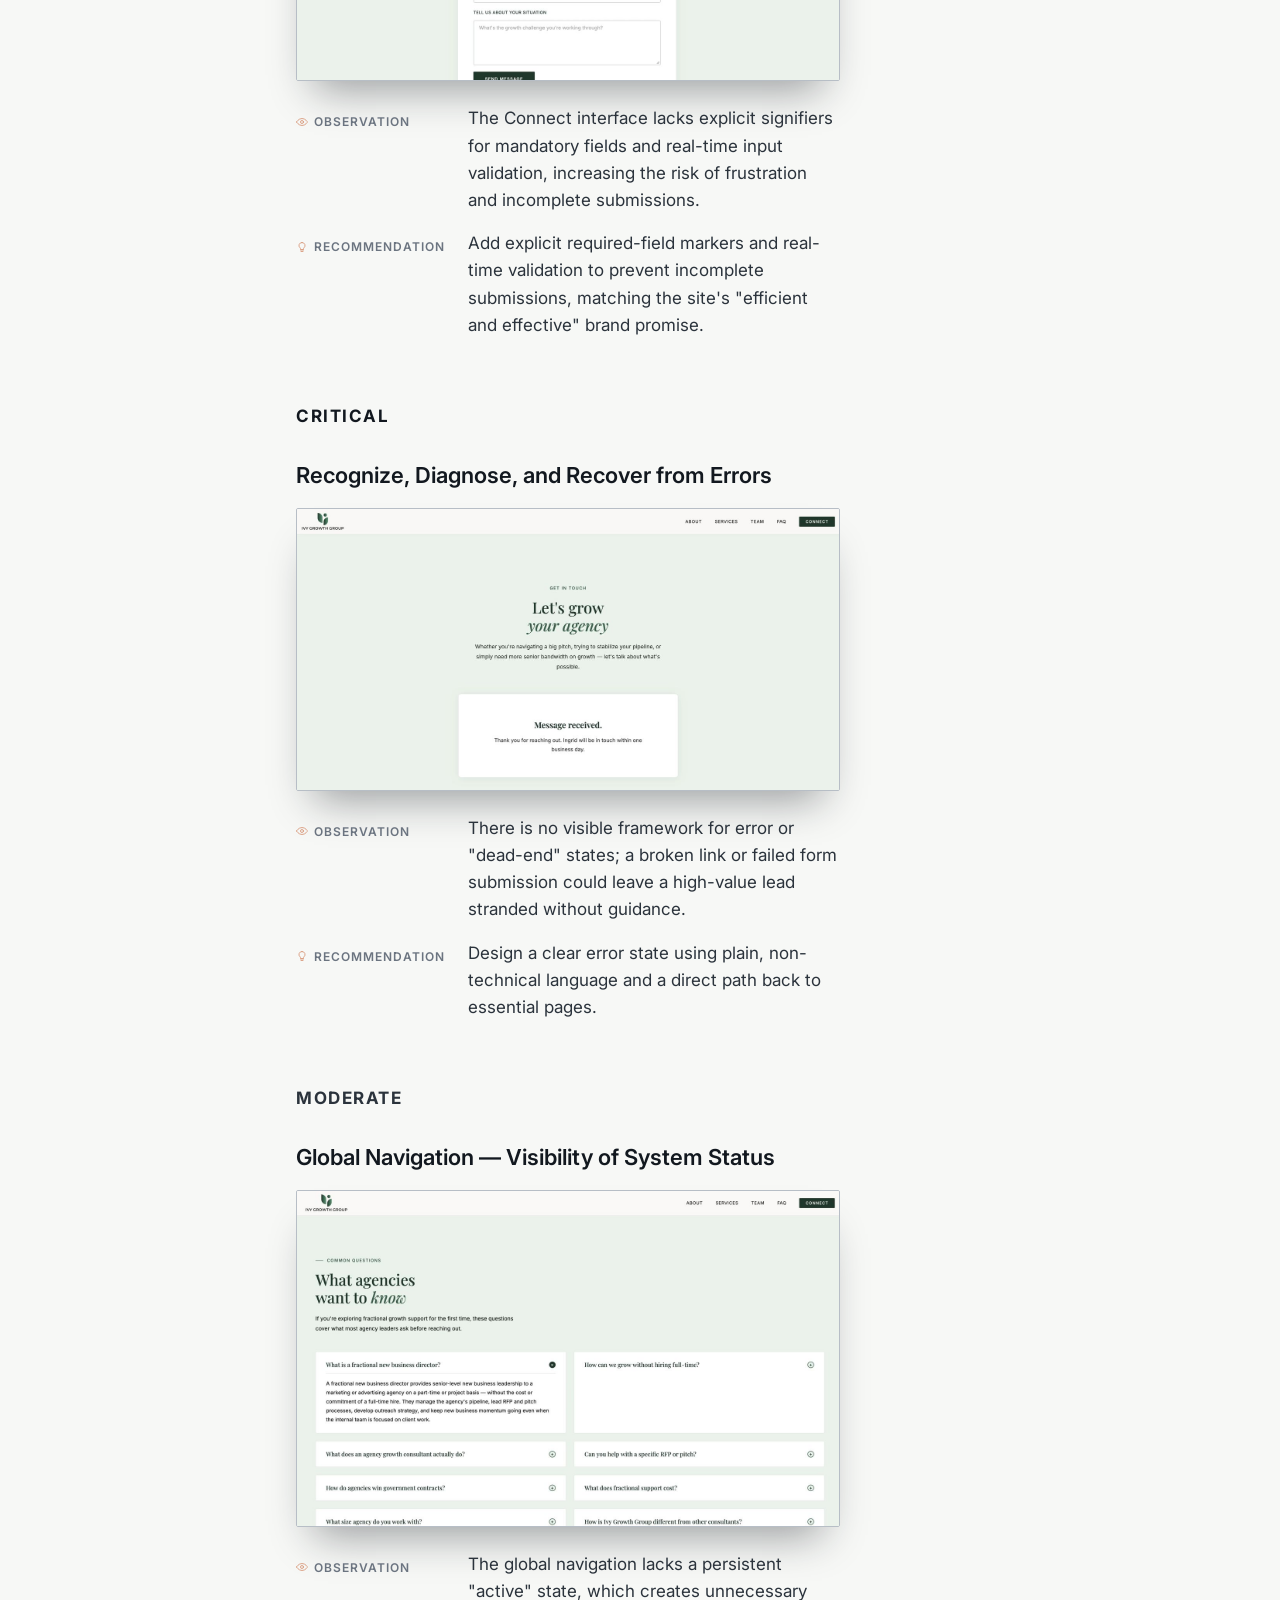
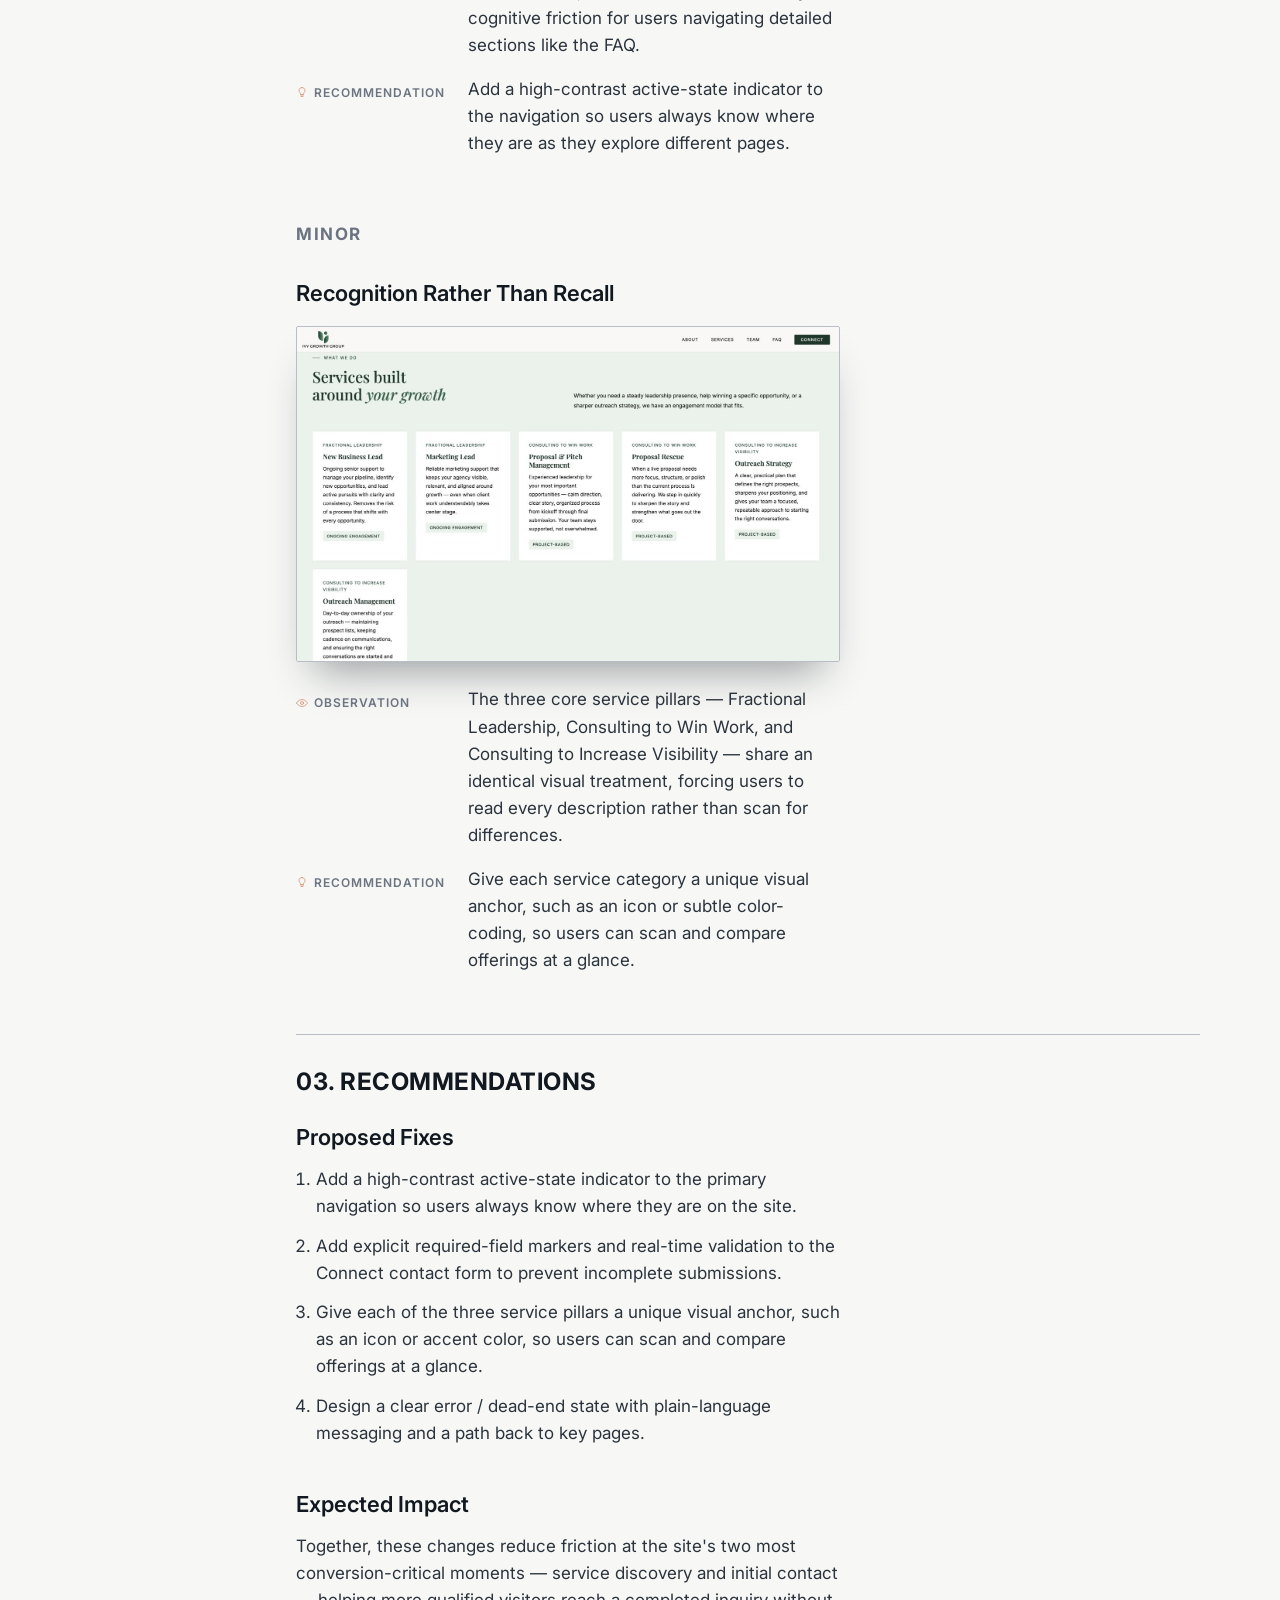
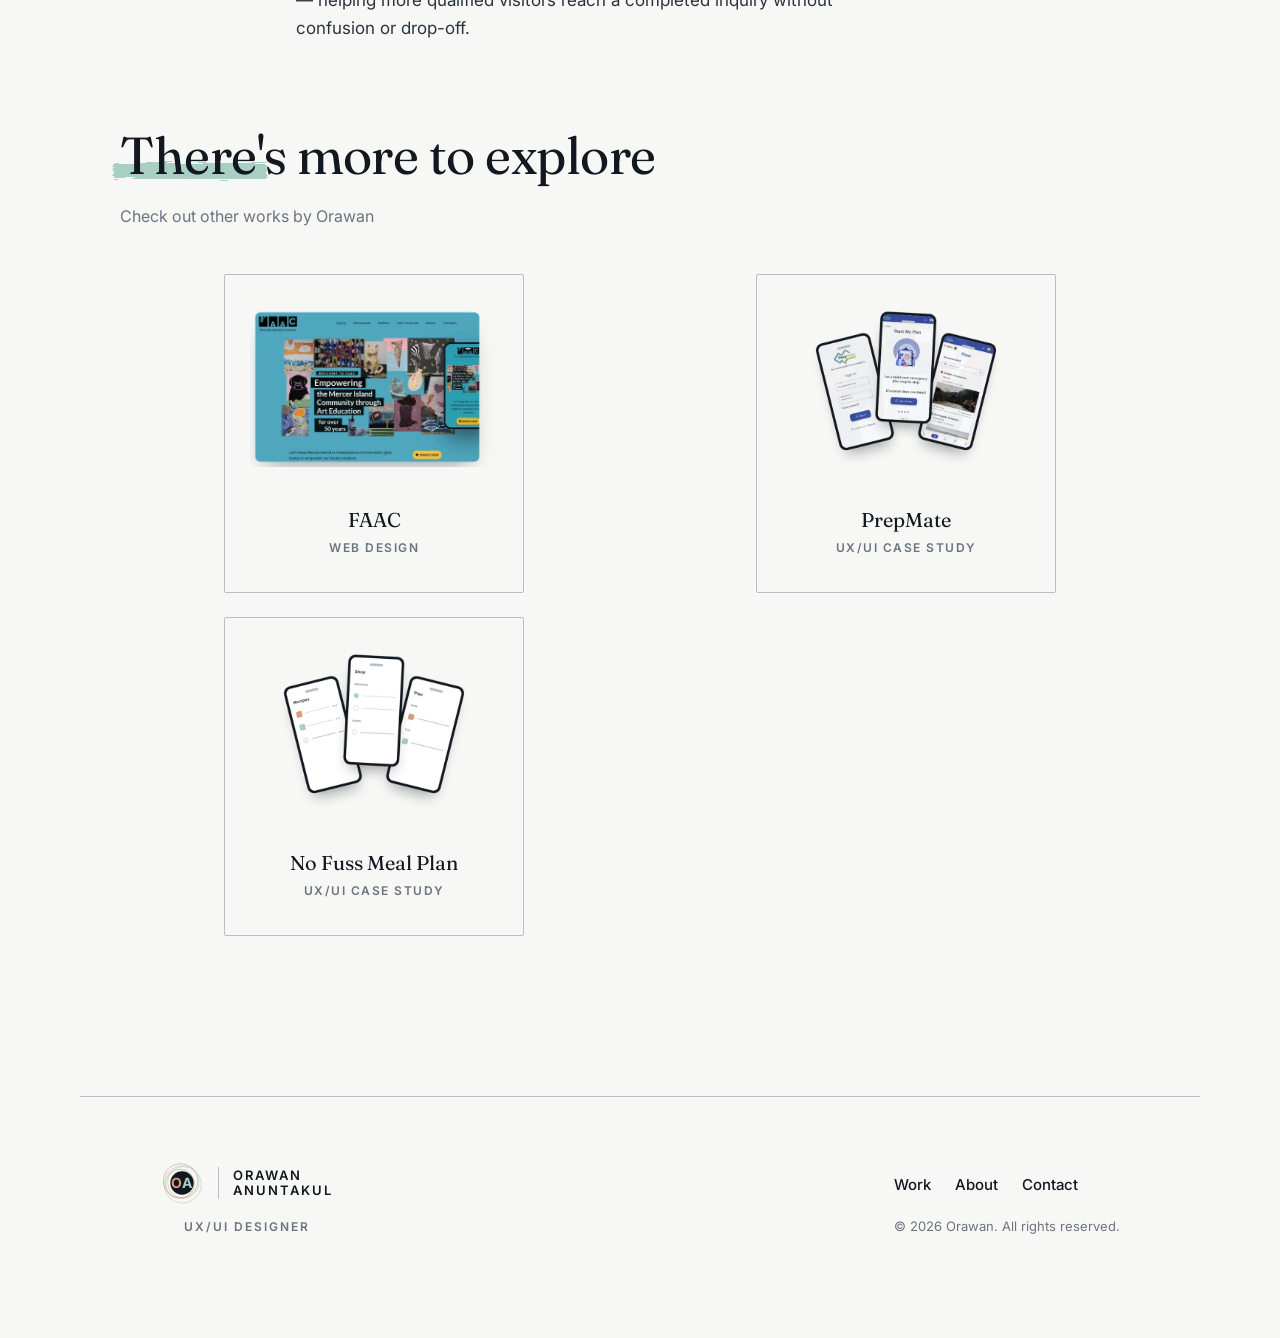
<file: case-studies/ivy-growth-group/index.html>
<!doctype html>
<html lang="en">
<head>
<meta charset="utf-8">
<meta name="viewport" content="width=device-width,initial-scale=1">
<title>Ivy Growth Group — UX Audit — Orawan</title>
<link rel="preconnect" href="https://fonts.googleapis.com">
<link rel="preconnect" href="https://fonts.gstatic.com" crossorigin>
<link href="https://fonts.googleapis.com/css2?family=Fraunces:ital,opsz,wght@0,9..144,400;0,9..144,500;1,9..144,400&family=Inter:wght@400;500;600;700&display=swap" rel="stylesheet">
<style>
  :root {
    color-scheme: light;
    --color-bg-base: #F7F8F6;
    --color-bg-muted: #EDEFEB;
    --color-white: #FFFFFF;
    --color-ink-900: #12181F;
    --color-ink-700: #2B333C;
    --color-ink-500: #6B7480;
    --color-ink-300: #B7BEC6;
    --color-accent-terracotta: #D99A7C;
    --color-accent-seafoam: #A8CFC3;
    --font-display: 'Fraunces', Georgia, serif;
    --font-sans: 'Inter', -apple-system, BlinkMacSystemFont, sans-serif;
  }
  :root[data-theme="dark"] {
    --color-bg-base: #12181F;
    --color-bg-muted: #1B222B;
    --color-ink-900: #F7F8F6;
    --color-ink-700: #DADFE3;
    --color-ink-500: #9AA3AD;
    --color-ink-300: #3A424C;
    --color-white: #12181F;
  }
  * { box-sizing: border-box; }
  body { margin: 0; background: var(--color-bg-base); color: var(--color-ink-700); font-family: var(--font-sans); -webkit-font-smoothing: antialiased; }
  img { max-width: 100%; }

  /* ---------- §6 Navigation (approved) ---------- */
  .site-nav { position: sticky; top: 0; z-index: 50; background: var(--color-bg-base); }
  .nav-inner { max-width: 1280px; margin: 0 auto; padding: 20px 24px; display: grid; grid-template-columns: auto 1fr auto; align-items: center; gap: 24px; }
  @media (min-width: 640px) { .nav-inner { padding: 24px 80px; } }
  @media (max-width: 639px) { .nav-inner { grid-template-columns: 1fr auto; row-gap: 12px; } .nav-links { grid-column: 1 / -1; gap: 28px; } }
  .wordmark { display: inline-flex; align-items: center; gap: 14px; text-decoration: none; }
  .wordmark:focus-visible { outline: 2px solid var(--color-accent-terracotta); outline-offset: 3px; }
  .logo-badge { position: relative; flex: none; width: 44px; height: 44px; display: flex; align-items: center; justify-content: center; user-select: none; }
  .logo-badge svg { position: absolute; inset: 0; width: 100%; height: 100%; overflow: visible; }
  .logo-badge span { position: relative; font-family: var(--font-sans); font-weight: 700; font-size: 14px; line-height: 1; letter-spacing: 1px; color: var(--color-bg-base); }
  .logo-badge span .logo-o { color: var(--color-accent-terracotta); }
  .logo-badge span .logo-a { color: var(--color-accent-seafoam); }
  .wordmark-divider { width: 1px; height: 32px; background: var(--color-ink-300); flex: none; }
  .wordmark-name { display: flex; flex-direction: column; gap: 2px; line-height: 1; }
  .wordmark-name span { font-family: var(--font-sans); font-weight: 600; font-size: 0.8125rem; letter-spacing: 2px; color: var(--color-ink-900); }
  .nav-brand { display: flex; flex-direction: column; align-items: center; gap: 8px; justify-self: start; }
  .nav-role { font-family: var(--font-sans); font-weight: 600; font-size: 0.75rem; letter-spacing: 2px; text-transform: uppercase; line-height: 1; color: var(--color-ink-500); margin: 0; }
  .nav-links { display: flex; align-items: center; gap: 36px; margin: 0; padding: 0; list-style: none; }
  .nav-links a { position: relative; font-family: var(--font-sans); font-weight: 500; font-size: 0.9375rem; color: var(--color-ink-900); text-decoration: none; padding-bottom: 8px; }
  .nav-links a::after { content: ""; position: absolute; left: 0; right: 0; bottom: 0; height: 1px; background: var(--color-ink-900); opacity: 0; transform: scaleX(0.4); transform-origin: left; transition: opacity .15s ease, transform .15s ease; }
  .nav-links a:hover::after { opacity: .45; transform: scaleX(1); }
  .nav-links a.is-active::after { opacity: 1; transform: scaleX(1); }
  .nav-links a:focus-visible { outline: none; }
  .nav-links a:focus-visible::after { opacity: 1; transform: scaleX(1); background: var(--color-accent-terracotta); height: 2px; }

  /* ---------- §6 Buttons (approved) ---------- */
  .btn-ghost { display: inline-flex; align-items: center; justify-content: center; border: 1px solid var(--color-ink-300); background: transparent; color: var(--color-ink-900); font-family: var(--font-sans); font-weight: 600; font-size: 0.875rem; letter-spacing: 0.5px; padding: 15px 28px; border-radius: 0; text-decoration: none; cursor: pointer; transition: background-color .18s ease, color .18s ease, border-color .18s ease; }
  .btn-ghost:hover { background: var(--color-ink-900); color: var(--color-bg-base); border-color: var(--color-ink-900); }
  .btn-ghost:focus-visible { outline: 2px solid var(--color-accent-terracotta); outline-offset: 3px; }

  /* ---------- §6 Case-study hero (approved, verbatim) ---------- */
  .hero { max-width: 1280px; margin: 0 auto; padding: 56px 24px 96px; display: grid; grid-template-columns: 1.05fr 1fr; gap: 64px; align-items: center; }
  @media (min-width: 640px) { .hero { padding: 72px 80px 128px; } }
  @media (max-width: 860px) { .hero { grid-template-columns: 1fr; gap: 56px; padding-top: 40px; } }
  .hero-eyebrow { font-family: var(--font-sans); font-weight: 600; font-size: 0.8125rem; letter-spacing: 1.5px; text-transform: uppercase; color: var(--color-ink-500); margin: 0 0 20px; }
  .hero h1 { font-family: var(--font-display); font-weight: 400; font-size: clamp(2.25rem, 1.6rem + 3.2vw, 5rem); letter-spacing: -0.5px; line-height: 1.15; color: var(--color-ink-900); margin: 0 0 24px; text-wrap: balance; }
  .hero-description { font-size: 1.0625rem; line-height: 1.6; color: var(--color-ink-700); max-width: 34rem; margin: 0 0 40px; }
  .meta-row { display: flex; flex-wrap: wrap; gap: 32px; margin: 0 0 40px; padding: 0; list-style: none; }
  .meta-row dt { font-family: var(--font-sans); font-weight: 600; font-size: 0.75rem; letter-spacing: 1.5px; text-transform: uppercase; color: var(--color-ink-500); margin: 0 0 6px; }
  .meta-row dd { font-family: var(--font-sans); font-size: 0.9375rem; color: var(--color-ink-900); margin: 0; }
  .mockup-area { position: relative; width: 100%; max-width: 460px; height: 420px; margin: 0 auto; }
  /* ---------- Ivy Growth Group hero redesign (page-specific, Oct 2026) — full-bleed desktop screenshot + framed phone overlay ---------- */
  .hero-full-bleed { position: relative; width: 100%; aspect-ratio: 16 / 9; border-radius: 12px; overflow: hidden; box-shadow: 0 30px 50px -24px rgba(18, 24, 31, 0.38); }
  .hero-full-bleed__desktop { width: 100%; height: 100%; object-fit: cover; object-position: top; display: block; }
  .hero-full-bleed__phone { position: absolute; right: -6%; top: 20%; width: 22%; z-index: 2; filter: drop-shadow(0 20px 30px rgba(18, 24, 31, 0.35)); }
  @media (max-width: 860px) { .mockup-area { height: 320px; max-width: 360px; } }
  .device-phone-fan { position: absolute; width: 34%; top: 6%; }
  .device-phone-fan.fan-1 { left: 2%; top: 16%; transform: rotate(-14deg); z-index: 1; }
  .device-phone-fan.fan-2 { left: 33%; top: 0%; transform: rotate(3deg); z-index: 3; }
  .device-phone-fan.fan-3 { left: 64%; top: 16%; transform: rotate(14deg); z-index: 2; }
  .phone-frame { background: var(--color-ink-900); border-radius: 20px; padding: 7px; box-shadow: 0 26px 40px -18px rgba(18, 24, 31, 0.42); }
  .phone-screen { background: var(--color-white); border-radius: 14px; aspect-ratio: 9/18.5; position: relative; overflow: hidden; padding: 11% 9%; display: flex; flex-direction: column; gap: 8%; }
  .phone-notch { position: absolute; top: 5%; left: 50%; transform: translateX(-50%); width: 26%; height: 2.5%; border-radius: 3px; background: var(--color-ink-300); }
  .row-dot { display: flex; align-items: center; gap: 6%; }
  .row-dot .dot { width: 16%; aspect-ratio: 1; border-radius: 50%; flex: none; }
  .row-dot .line { height: 12%; border-radius: 2px; flex: 1; }
  .phone-line { height: 7%; border-radius: 2px; }
  .phone-fill { border-radius: 4px; flex: none; }
  .phone-ring { width: 42%; aspect-ratio: 1; border-radius: 50%; border: 4px solid var(--color-accent-terracotta); margin: auto; }

  /* ---------- Hero device monitor (template variant — desktop/browser mockup for hero) ---------- */
  .hero-device-monitor { position: absolute; left: 4%; top: 6%; width: 68%; transform: rotate(-2deg); z-index: 1; }
  .hero-monitor-screen { background: var(--color-ink-900); border-radius: 14px; padding: 12px 12px 24px; box-shadow: 0 30px 44px -22px rgba(18, 24, 31, 0.42); }
  .hero-monitor-stand { width: 28%; height: 14px; margin: 0 auto; background: var(--color-ink-900); border-radius: 0 0 6px 6px; }
  .hero-monitor-inner { background: var(--color-white); border-radius: 5px; aspect-ratio: 16/10; overflow: hidden; display: flex; flex-direction: column; }
  .hero-monitor-nav { height: 14%; background: var(--color-bg-muted); display: flex; align-items: center; gap: 6px; padding: 0 6%; flex: none; }
  .hero-monitor-nav span { width: 7px; height: 7px; border-radius: 50%; background: var(--color-ink-300); }
  .hero-monitor-content { flex: 1; display: flex; flex-direction: column; gap: 8%; padding: 8%; }
  .hero-monitor-block { border-radius: 4px; }
  .hero-device-phone-overlap { position: absolute; right: 0%; bottom: -6%; width: 26%; transform: rotate(8deg); z-index: 2; }

  /* ---------- Section eyebrow + divider (approved, from Stepper components) ---------- */
  .section-kicker { display: flex; align-items: center; gap: 8px; margin-bottom: 32px; }
  .section-kicker .rule { width: 28px; height: 1px; background: var(--color-ink-500); flex: none; }
  .section-kicker span:last-child { font-family: var(--font-sans); font-weight: 600; font-size: 0.8125rem; letter-spacing: 1.5px; text-transform: uppercase; color: var(--color-ink-500); }

  /* ---------- §6 Table of contents sidebar (approved, verbatim) ---------- */
  .process-page { max-width: 1280px; margin: 0 auto; padding: 0 24px 40px; }
  @media (min-width: 640px) { .process-page { padding: 0 80px 40px; } }
  .process-grid { display: grid; grid-template-columns: minmax(84px, 168px) 1fr; gap: 20px; align-items: start; }
  @media (min-width: 640px) { .process-grid { gap: 48px; } }
  .toc-sidebar { position: sticky; top: 100px; display: flex; flex-direction: column; gap: 20px; min-width: 0; }
  .steps-content { min-width: 0; }
  .toc-item { display: flex; align-items: center; gap: 10px; text-decoration: none; font-family: var(--font-sans); font-weight: 500; font-size: 0.9375rem; color: var(--color-ink-300); transition: color 0.2s ease; }
  .toc-item.is-current { color: var(--color-ink-900); }
  .toc-item:focus-visible { outline: 2px solid var(--color-accent-terracotta); outline-offset: 3px; }
  .toc-dot { width: 8px; height: 8px; border-radius: 50%; border: 1.5px solid var(--color-ink-300); background: transparent; flex: none; transition: background-color 0.2s ease, border-color 0.2s ease; }
  .toc-item.is-current .toc-dot { background: var(--color-accent-terracotta); border-color: var(--color-accent-terracotta); }
  .step-section { min-height: 30vh; display: flex; flex-direction: column; justify-content: center; padding: 12px 0; }
  .step-section:not(:first-of-type) { border-top: 1px solid var(--color-ink-300); margin-top: 32px; padding-top: 32px; }
  .step-current-label { display: block; font-family: var(--font-sans); font-weight: 700; font-size: 1.5rem; letter-spacing: 0.5px; text-transform: uppercase; color: var(--color-ink-900); margin-bottom: 28px; }
  .step-section h3 { font-family: var(--font-sans); font-weight: 600; font-size: 1.375rem; color: var(--color-ink-900); margin: 0 0 16px; }
  .step-section p { font-size: 1.0625rem; line-height: 1.6; color: var(--color-ink-700); margin: 0 0 32px; max-width: 34rem; }
  blockquote { font-family: var(--font-display); font-style: italic; font-size: 1.375rem; line-height: 1.5; color: var(--color-ink-900); max-width: 34rem; margin: 0 0 32px; padding: 0; }

  /* ---------- Audit findings (template variant — severity indicated by ink-scale shade, no new colors) ---------- */
  .finding { margin: 0 0 32px; }
  .finding:last-child { margin-bottom: 0; }
  .finding-severity { font-family: var(--font-sans); font-weight: 700; font-size: 0.75rem; letter-spacing: 1.5px; text-transform: uppercase; margin: 0 0 8px; }
  .finding-severity.is-critical { color: var(--color-ink-900); }
  .finding-severity.is-moderate { color: var(--color-ink-700); }
  .finding-severity.is-minor { color: var(--color-ink-500); }
  .recommendation-list { margin: 0 0 32px; padding-left: 20px; max-width: 34rem; }
  .recommendation-list li { font-size: 1.0625rem; line-height: 1.6; color: var(--color-ink-700); margin: 0 0 12px; }


  /* ---------- Audit finding with screenshot (real-content variant, approved) ---------- */
  .finding-detail { margin: 0 0 48px; }
  .finding-detail:last-child { margin-bottom: 0; }
  .finding-detail h3 { font-family: var(--font-sans); font-weight: 600; font-size: 1.375rem; color: var(--color-ink-900); margin: 0 0 20px; }
  .finding-detail__media { border: 1px solid var(--color-ink-300); border-radius: 2px; overflow: hidden; margin: 0 0 24px; max-width: 34rem; box-shadow: 0 26px 40px -18px rgba(18, 24, 31, 0.42); }
  :root[data-theme="dark"] .finding-detail__media { box-shadow: none; }
  .finding-detail__media img { display: block; width: 100%; height: auto; }
  .finding-detail__block { display: flex; gap: 24px; margin: 0 0 16px; max-width: 34rem; }
  .finding-detail__block-label { flex: none; width: 148px; font-family: var(--font-sans); font-weight: 600; font-size: 0.75rem; letter-spacing: 1px; text-transform: uppercase; color: var(--color-ink-500); padding-top: 9px; white-space: nowrap; }
  .finding-detail__block-icon { width: 12px; height: 12px; margin-right: 6px; vertical-align: -1.5px; color: var(--color-accent-terracotta); }
  .finding-detail__block p { font-size: 1.0625rem; line-height: 1.6; color: var(--color-ink-700); margin: 0; }
  @media (max-width: 560px) {
    .finding-detail__block { flex-direction: column; gap: 8px; }
    .finding-detail__block-label { width: auto; }
  }

  /* ---------- §6 Project card (approved, verbatim) — "more to explore" ---------- */
  .highlight { position: relative; white-space: nowrap; }
  .work-intro h2 .highlight::before { content: ""; position: absolute; left: -6%; width: clamp(80px, 112%, 160px); top: 50%; bottom: 0%; z-index: -1; background-repeat: no-repeat; background-size: 100% 100%; background-image: url("data:image/svg+xml,%3Csvg xmlns='http://www.w3.org/2000/svg' viewBox='0 0 400 60' preserveAspectRatio='none'%3E%3Cdefs%3E%3Cfilter id='r1' x='-15%25' y='-40%25' width='130%25' height='180%25'%3E%3CfeTurbulence type='fractalNoise' baseFrequency='0.012 0.35' numOctaves='2' seed='11' result='edgeNoise'/%3E%3CfeDisplacementMap in='SourceGraphic' in2='edgeNoise' scale='11' xChannelSelector='R' yChannelSelector='G' result='displaced'/%3E%3CfeTurbulence type='fractalNoise' baseFrequency='0.18 0.5' numOctaves='2' seed='4' result='grain'/%3E%3CfeColorMatrix in='grain' type='matrix' values='0 0 0 0 0  0 0 0 0 0  0 0 0 0 0  1.15 1.15 1.15 0 -0.22' result='grainAlpha'/%3E%3CfeComposite in='displaced' in2='grainAlpha' operator='in'/%3E%3C/filter%3E%3C/defs%3E%3Crect x='8' y='15' width='384' height='30' rx='4' fill='%23A8CFC3' filter='url(%23r1)'/%3E%3C/svg%3E"); }
  .work-intro { max-width: 1180px; margin: 0 auto; padding: 40px 24px 140px; }
  @media (min-width: 640px) { .work-intro { padding: 40px 40px 160px; } }
  .work-intro h2 { position: relative; display: inline-block; font-family: var(--font-display); font-weight: 400; font-size: clamp(2rem, 1.5rem + 2.2vw, 3.25rem); letter-spacing: -0.5px; line-height: 1.15; color: var(--color-ink-900); margin: 0; text-wrap: balance; }
  .work-intro .kicker { font-family: var(--font-sans); font-weight: 400; font-size: 1rem; color: var(--color-ink-500); margin: 20px 0 0; }
  .card-grid { display: grid; grid-template-columns: 1fr; gap: 24px; margin-top: 48px; }
  @media (min-width: 768px) { .card-grid { grid-template-columns: repeat(2, 1fr); } }
  .project-card { display: flex; flex-direction: column; align-items: center; border: 1px solid var(--color-ink-300); border-radius: 2px; padding: 32px 24px 24px; width: 100%; max-width: 300px; margin: 0 auto; text-decoration: none; color: inherit; transition: transform .2s ease, box-shadow .2s ease, border-color .2s ease; }
  .project-card:hover { transform: translateY(-4px); border-color: var(--color-ink-900); box-shadow: 0 20px 36px -22px rgba(18, 24, 31, 0.35); }
  .project-card:focus-visible { outline: 2px solid var(--color-accent-terracotta); outline-offset: 4px; }
  .card-mockup-area { position: relative; width: 100%; height: 160px; margin-bottom: 40px; }
  .card-device-monitor { position: absolute; left: 6%; top: 12%; width: 62%; transform: rotate(-3deg); z-index: 1; }
  .card-monitor-screen { background: var(--color-ink-900); border-radius: 10px; padding: 8px 8px 16px; box-shadow: 0 24px 34px -20px rgba(18, 24, 31, 0.4); }
  .card-monitor-stand { width: 30%; height: 10px; margin: 0 auto; background: var(--color-ink-900); border-radius: 0 0 4px 4px; }
  .card-monitor-inner { background: var(--color-white); border-radius: 3px; aspect-ratio: 16/11; overflow: hidden; display: flex; flex-direction: column; }
  .card-monitor-nav { height: 16%; background: var(--color-bg-muted); display: flex; align-items: center; gap: 4px; padding: 0 8%; flex: none; }
  .card-monitor-nav span { width: 5px; height: 5px; border-radius: 50%; background: var(--color-ink-300); }
  .card-monitor-content { flex: 1; display: flex; gap: 4%; padding: 8%; }
  .card-monitor-block { flex: 1; border-radius: 3px; }
  .card-device-phone-overlap { position: absolute; right: 2%; bottom: -6%; width: 26%; transform: rotate(7deg); z-index: 2; }
  .card-phone-frame { background: var(--color-ink-900); border-radius: 16px; padding: 6px; box-shadow: 0 18px 28px -16px rgba(18, 24, 31, 0.4); }
  .card-phone-screen { background: var(--color-white); border-radius: 11px; aspect-ratio: 9/18.5; position: relative; overflow: hidden; padding: 12% 10%; display: flex; flex-direction: column; gap: 8%; }
  .card-phone-notch { position: absolute; top: 5%; left: 50%; transform: translateX(-50%); width: 26%; height: 3%; border-radius: 3px; background: var(--color-ink-300); }
  .card-phone-line { height: 8%; border-radius: 2px; }
  .card-phone-fill { border-radius: 4px; flex: none; }
  .card-mockup-area--image { border-radius: 8px; overflow: hidden; background: var(--color-bg-base); }
  .card-mockup-area--image img { width: 100%; height: 100%; object-fit: contain; display: block; }
  .card-title { font-family: var(--font-display); font-weight: 400; font-size: 1.25rem; color: var(--color-ink-900); margin: 0 0 8px; text-align: center; }
  .card-role { font-family: var(--font-sans); font-weight: 600; font-size: 0.75rem; letter-spacing: 1.5px; text-transform: uppercase; color: var(--color-ink-500); margin: 0; text-align: center; min-height: 28px; }

  /* ---------- Theme toggle (approved — appears on every §6 component artifact) ---------- */
  .theme-toggle { justify-self: center; font-family: var(--font-sans); font-weight: 500; font-size: 0.8125rem; color: var(--color-ink-900); background: var(--color-bg-muted); border: 1px solid var(--color-ink-300); border-radius: 20px; padding: 8px 16px; cursor: pointer; }
  .theme-toggle:focus-visible { outline: 2px solid var(--color-accent-terracotta); outline-offset: 2px; }

  /* ---------- Footer (approved — appears on every page) ---------- */
  .site-footer { border-top: 1px solid var(--color-ink-300); padding: 64px 0; }
  .footer-inner { max-width: 1280px; margin: 0 auto; padding: 0 24px; display: flex; justify-content: space-between; align-items: flex-end; align-items: last baseline; gap: 48px; flex-wrap: wrap; }
  @media (min-width: 640px) { .footer-inner { padding: 0 80px; } }
  .footer-brand { display: flex; flex-direction: column; align-items: center; gap: 16px; max-width: 280px; }
  .footer-role { font-family: var(--font-sans); font-weight: 600; font-size: 0.75rem; letter-spacing: 2px; text-transform: uppercase; line-height: 1; color: var(--color-ink-500); margin: 0; }
  .footer-links-col { display: flex; flex-direction: column; }
  .footer-links { display: flex; flex-direction: row; gap: 24px; margin: 0; padding: 0; list-style: none; }
  .footer-links a { font-family: var(--font-sans); font-weight: 500; font-size: 0.9375rem; color: var(--color-ink-900); text-decoration: none; }
  .footer-links a:hover { text-decoration: underline; }
  .footer-links a:focus-visible { outline: 2px solid var(--color-accent-terracotta); outline-offset: 3px; }
  .footer-copyright { font-family: var(--font-sans); font-weight: 400; font-size: 0.8125rem; color: var(--color-ink-500); margin: 24px 0 0; }
  @media (max-width: 767px) {
    .site-footer { padding: 48px 0; }
    .footer-inner { gap: 24px; }
    .footer-copyright { margin-top: 16px; }
  }
</style>
</head>
<body>

<header class="site-nav">
  <div class="nav-inner">
    <div class="nav-brand"><a class="wordmark" href="../../index.html" aria-label="Orawan Anuntakul — home"><span class="logo-badge"><svg viewBox="0 0 64 64" aria-hidden="true"><circle cx="33" cy="34" r="27" fill="none" stroke="var(--color-accent-seafoam)" stroke-width="0.875"/><circle cx="30" cy="29" r="25" fill="none" stroke="var(--color-accent-terracotta)" stroke-width="0.875"/><circle cx="34" cy="31" r="23" fill="none" stroke="var(--color-accent-seafoam)" stroke-width="0.875"/><circle cx="29" cy="33" r="21" fill="none" stroke="var(--color-accent-terracotta)" stroke-width="0.875"/><circle cx="32" cy="32" r="17" fill="var(--color-ink-900)"/></svg><span><span class="logo-o">O</span><span class="logo-a">A</span></span></span><span class="wordmark-divider"></span><span class="wordmark-name"><span>ORAWAN</span><span>ANUNTAKUL</span></span></a><p class="nav-role">UX/UI Designer</p></div>
    <button class="theme-toggle" id="theme-toggle" type="button">Dark</button>
    <ul class="nav-links">
      <li><a href="../../work/index.html" class="is-active">Work</a></li>
      <li><a href="../../about/index.html">About</a></li>
      <li><a href="../../contact/index.html">Contact</a></li>
    </ul>
  </div>
</header>

<section class="hero">
  <div class="hero-text">
    <p class="hero-eyebrow">2026 — UX Audit</p>
    <h1>Ivy Growth Group</h1>
    <p class="hero-description">A heuristic evaluation of the Ivy Growth Group marketing site against Jakob Nielsen&rsquo;s 10 usability heuristics, surfacing issues in navigation feedback, form validation, and error recovery that affect trust and conversion.</p>
    <dl class="meta-row">
      <div><dt>Role</dt><dd>UX Researcher</dd></div>
      <div><dt>Scope</dt><dd>4 screens</dd></div>
      <div><dt>Read time</dt><dd>4 min</dd></div>
    </dl>
  </div>
  <div class="hero-media">
    <div class="hero-full-bleed">
      <img class="hero-full-bleed__desktop" src="images/reviews/ivy-homepage.webp" alt="Ivy Growth Group marketing site homepage">
      <div class="hero-full-bleed__phone">
        <div class="phone-frame">
          <div class="phone-screen" style="padding: 0; display: block;">
            <img src="images/reviews/ivy-homepage-mobile.webp" alt="Ivy Growth Group marketing site homepage, mobile view" style="width: 100%; height: 100%; object-fit: cover; object-position: top; display: block;">
            <span class="phone-notch"></span>
          </div>
        </div>
      </div>
    </div>
  </div>
</section>

<div class="process-page">
  <div class="section-kicker"><span class="rule"></span><span>The Audit</span></div>


  <div class="process-grid">
    <aside class="toc-sidebar" aria-label="Process steps">
      <a class="toc-item is-current" href="#step-scope" data-step="scope"><span class="toc-dot"></span><span>Scope</span></a>
      <a class="toc-item" href="#step-findings" data-step="findings"><span class="toc-dot"></span><span>Findings</span></a>
      <a class="toc-item" href="#step-recommendations" data-step="recommendations"><span class="toc-dot"></span><span>Recommendations</span></a>
    </aside>

    <div class="steps-content">
      <section class="step-section" id="step-scope">
        <span class="step-current-label">01. Scope</span>
        <h3>Audit Scope &amp; Methodology</h3>
        <p>This audit evaluates the Ivy Growth Group marketing website against Jakob Nielsen&rsquo;s 10 usability heuristics, identifying usability issues and prioritizing the improvements with the highest impact on trust and conversion.</p>
        <h3>What Was Reviewed</h3>
        <p>The FAQ page, the Connect contact form, the Services page, and the post-submission confirmation state.</p>
      </section>

      <section class="step-section" id="step-findings">
        <span class="step-current-label">02. Findings</span>

        <div class="finding-detail">
          <p class="finding-severity is-critical">Critical</p>
          <h3>Connect Interface &mdash; Error Prevention</h3>
          <figure class="finding-detail__media">
            <img src="images/reviews/ivy-contact-form.jpg" alt="Ivy Growth Group Connect page contact form" loading="lazy">
          </figure>
          <div class="finding-detail__block">
            <span class="finding-detail__block-label"><svg class="finding-detail__block-icon" aria-hidden="true" viewBox="0 0 24 24" fill="none" stroke="currentColor" stroke-width="1.75" stroke-linecap="round" stroke-linejoin="round"><path d="M1 12s4-7 11-7 11 7 11 7-4 7-11 7-11-7-11-7z"/><circle cx="12" cy="12" r="3"/></svg>Observation</span>
            <p>The Connect interface lacks explicit signifiers for mandatory fields and real-time input validation, increasing the risk of frustration and incomplete submissions.</p>
          </div>
          <div class="finding-detail__block">
            <span class="finding-detail__block-label"><svg class="finding-detail__block-icon" aria-hidden="true" viewBox="0 0 24 24" fill="none" stroke="currentColor" stroke-width="1.75" stroke-linecap="round" stroke-linejoin="round"><path d="M9 18h6"/><path d="M10 21h4"/><path d="M12 3a6 6 0 0 0-4 10.5c.6.6 1 1.4 1 2.3V17h6v-1.2c0-.9.4-1.7 1-2.3A6 6 0 0 0 12 3z"/></svg>Recommendation</span>
            <p>Add explicit required-field markers and real-time validation to prevent incomplete submissions, matching the site&apos;s &quot;efficient and effective&quot; brand promise.</p>
          </div>
        </div>

        <div class="finding-detail">
          <p class="finding-severity is-critical">Critical</p>
          <h3>Recognize, Diagnose, and Recover from Errors</h3>
          <figure class="finding-detail__media">
            <img src="images/reviews/ivy-confirmation.jpg" alt="Ivy Growth Group Connect page message received confirmation" loading="lazy">
          </figure>
          <div class="finding-detail__block">
            <span class="finding-detail__block-label"><svg class="finding-detail__block-icon" aria-hidden="true" viewBox="0 0 24 24" fill="none" stroke="currentColor" stroke-width="1.75" stroke-linecap="round" stroke-linejoin="round"><path d="M1 12s4-7 11-7 11 7 11 7-4 7-11 7-11-7-11-7z"/><circle cx="12" cy="12" r="3"/></svg>Observation</span>
            <p>There is no visible framework for error or &quot;dead-end&quot; states; a broken link or failed form submission could leave a high-value lead stranded without guidance.</p>
          </div>
          <div class="finding-detail__block">
            <span class="finding-detail__block-label"><svg class="finding-detail__block-icon" aria-hidden="true" viewBox="0 0 24 24" fill="none" stroke="currentColor" stroke-width="1.75" stroke-linecap="round" stroke-linejoin="round"><path d="M9 18h6"/><path d="M10 21h4"/><path d="M12 3a6 6 0 0 0-4 10.5c.6.6 1 1.4 1 2.3V17h6v-1.2c0-.9.4-1.7 1-2.3A6 6 0 0 0 12 3z"/></svg>Recommendation</span>
            <p>Design a clear error state using plain, non-technical language and a direct path back to essential pages.</p>
          </div>
        </div>

        <div class="finding-detail">
          <p class="finding-severity is-moderate">Moderate</p>
          <h3>Global Navigation &mdash; Visibility of System Status</h3>
          <figure class="finding-detail__media">
            <img src="images/reviews/ivy-faq.jpg" alt="Ivy Growth Group FAQ page with expanded and collapsed question cards" loading="lazy">
          </figure>
          <div class="finding-detail__block">
            <span class="finding-detail__block-label"><svg class="finding-detail__block-icon" aria-hidden="true" viewBox="0 0 24 24" fill="none" stroke="currentColor" stroke-width="1.75" stroke-linecap="round" stroke-linejoin="round"><path d="M1 12s4-7 11-7 11 7 11 7-4 7-11 7-11-7-11-7z"/><circle cx="12" cy="12" r="3"/></svg>Observation</span>
            <p>The global navigation lacks a persistent &quot;active&quot; state, which creates unnecessary cognitive friction for users navigating detailed sections like the FAQ.</p>
          </div>
          <div class="finding-detail__block">
            <span class="finding-detail__block-label"><svg class="finding-detail__block-icon" aria-hidden="true" viewBox="0 0 24 24" fill="none" stroke="currentColor" stroke-width="1.75" stroke-linecap="round" stroke-linejoin="round"><path d="M9 18h6"/><path d="M10 21h4"/><path d="M12 3a6 6 0 0 0-4 10.5c.6.6 1 1.4 1 2.3V17h6v-1.2c0-.9.4-1.7 1-2.3A6 6 0 0 0 12 3z"/></svg>Recommendation</span>
            <p>Add a high-contrast active-state indicator to the navigation so users always know where they are as they explore different pages.</p>
          </div>
        </div>

        <div class="finding-detail">
          <p class="finding-severity is-minor">Minor</p>
          <h3>Recognition Rather Than Recall</h3>
          <figure class="finding-detail__media">
            <img src="images/reviews/ivy-services.jpg" alt="Ivy Growth Group Services page service card grid" loading="lazy">
          </figure>
          <div class="finding-detail__block">
            <span class="finding-detail__block-label"><svg class="finding-detail__block-icon" aria-hidden="true" viewBox="0 0 24 24" fill="none" stroke="currentColor" stroke-width="1.75" stroke-linecap="round" stroke-linejoin="round"><path d="M1 12s4-7 11-7 11 7 11 7-4 7-11 7-11-7-11-7z"/><circle cx="12" cy="12" r="3"/></svg>Observation</span>
            <p>The three core service pillars &mdash; Fractional Leadership, Consulting to Win Work, and Consulting to Increase Visibility &mdash; share an identical visual treatment, forcing users to read every description rather than scan for differences.</p>
          </div>
          <div class="finding-detail__block">
            <span class="finding-detail__block-label"><svg class="finding-detail__block-icon" aria-hidden="true" viewBox="0 0 24 24" fill="none" stroke="currentColor" stroke-width="1.75" stroke-linecap="round" stroke-linejoin="round"><path d="M9 18h6"/><path d="M10 21h4"/><path d="M12 3a6 6 0 0 0-4 10.5c.6.6 1 1.4 1 2.3V17h6v-1.2c0-.9.4-1.7 1-2.3A6 6 0 0 0 12 3z"/></svg>Recommendation</span>
            <p>Give each service category a unique visual anchor, such as an icon or subtle color-coding, so users can scan and compare offerings at a glance.</p>
          </div>
        </div>
      </section>

      <section class="step-section" id="step-recommendations">
        <span class="step-current-label">03. Recommendations</span>
        <h3>Proposed Fixes</h3>
        <ol class="recommendation-list">
          <li>Add a high-contrast active-state indicator to the primary navigation so users always know where they are on the site.</li>
          <li>Add explicit required-field markers and real-time validation to the Connect contact form to prevent incomplete submissions.</li>
          <li>Give each of the three service pillars a unique visual anchor, such as an icon or accent color, so users can scan and compare offerings at a glance.</li>
          <li>Design a clear error / dead-end state with plain-language messaging and a path back to key pages.</li>
        </ol>
        <h3>Expected Impact</h3>
        <p>Together, these changes reduce friction at the site&apos;s two most conversion-critical moments &mdash; service discovery and initial contact &mdash; helping more qualified visitors reach a completed inquiry without confusion or drop-off.</p>
      </section>
    </div>
</div>

<section class="work-intro">
  <h2><span class="highlight">There's</span> more to explore</h2>
  <p class="kicker">Check out other works by Orawan</p>
  <div class="card-grid">
    <!-- FAAC -->
    <a class="project-card" href="../faac/index.html">
      <div class="card-mockup-area card-mockup-area--image">
        <img src="images/project-cards/faac-card.webp" alt="FAAC case-study hero mockup preview">
      </div>
      <p class="card-title">FAAC</p>
      <p class="card-role">Web Design</p>
    </a>
    <!-- PrepMate -->
    <a class="project-card" href="../prepmate/index.html">
      <div class="card-mockup-area card-mockup-area--image">
        <img src="images/project-cards/prepmate-card.webp" alt="PrepMate case-study hero mockup preview">
      </div>
      <p class="card-title">PrepMate</p>
      <p class="card-role">UX/UI Case Study</p>
    </a>
    <!-- No Fuss Meal Plan -->
    <a class="project-card" href="../no-fuss-meal-plan/index.html">
      <div class="card-mockup-area card-mockup-area--image">
        <img src="images/project-cards/nofussmealplan-card.webp" alt="No Fuss Meal Plan case-study hero mockup preview">
      </div>
      <p class="card-title">No Fuss Meal Plan</p>
      <p class="card-role">UX/UI Case Study</p>
    </a>
  </div>
</section>

<footer class="site-footer">
  <div class="footer-inner">
    <div class="footer-brand">
      <a class="wordmark" href="../../index.html" aria-label="Orawan Anuntakul — home"><span class="logo-badge"><svg viewBox="0 0 64 64" aria-hidden="true"><circle cx="33" cy="34" r="27" fill="none" stroke="var(--color-accent-seafoam)" stroke-width="0.875"/><circle cx="30" cy="29" r="25" fill="none" stroke="var(--color-accent-terracotta)" stroke-width="0.875"/><circle cx="34" cy="31" r="23" fill="none" stroke="var(--color-accent-seafoam)" stroke-width="0.875"/><circle cx="29" cy="33" r="21" fill="none" stroke="var(--color-accent-terracotta)" stroke-width="0.875"/><circle cx="32" cy="32" r="17" fill="var(--color-ink-900)"/></svg><span><span class="logo-o">O</span><span class="logo-a">A</span></span></span><span class="wordmark-divider"></span><span class="wordmark-name"><span>ORAWAN</span><span>ANUNTAKUL</span></span></a>
      <p class="footer-role">UX/UI Designer</p>
    </div>
    <div class="footer-links-col">
      <ul class="footer-links">
        <li><a href="../../work/index.html">Work</a></li>
        <li><a href="../../about/index.html">About</a></li>
        <li><a href="../../contact/index.html">Contact</a></li>
      </ul>
      <p class="footer-copyright">© 2026 Orawan. All rights reserved.</p>
    </div>
  </div>
</footer>

<script>
  (function () {
    var root = document.documentElement;
    var toggle = document.getElementById('theme-toggle');

    try {
      var saved = localStorage.getItem('theme');
      if (saved === 'dark' || saved === 'light') { root.setAttribute('data-theme', saved); }
    } catch (e) {}

    function isDarkNow() {
      return root.getAttribute('data-theme') === 'dark';
    }

    function updateLabel() {
      toggle.textContent = isDarkNow() ? 'Light' : 'Dark';
    }

    toggle.addEventListener('click', function () {
      var current = root.getAttribute('data-theme');
      var next = current === 'dark' ? 'light' : (current === 'light' ? null : 'dark');
      if (next) { root.setAttribute('data-theme', next); } else { root.removeAttribute('data-theme'); }
      try {
        if (next) { localStorage.setItem('theme', next); } else { localStorage.removeItem('theme'); }
      } catch (e) {}
      updateLabel();
    });

    updateLabel();
  })();
</script>
<script>
  (function () {
    var sections = Array.prototype.slice.call(document.querySelectorAll('.step-section'));
    var navItems = document.querySelectorAll('.toc-item');
    if (!sections.length || !navItems.length) return;

    function setCurrent(key) {
      navItems.forEach(function (el) {
        el.classList.toggle('is-current', el.dataset.step === key);
      });
    }

    function updateCurrent() {
      var vh = window.innerHeight;
      var bestSection = null;
      var bestVisible = -1;
      sections.forEach(function (section) {
        var rect = section.getBoundingClientRect();
        var visibleTop = Math.max(rect.top, 0);
        var visibleBottom = Math.min(rect.bottom, vh);
        var visible = Math.max(0, visibleBottom - visibleTop);
        if (visible > bestVisible) {
          bestVisible = visible;
          bestSection = section;
        }
      });
      if (bestSection && bestVisible > 0) {
        setCurrent(bestSection.id.replace('step-', ''));
      }
    }

    var ticking = false;
    function onScroll() {
      if (!ticking) {
        window.requestAnimationFrame(function () {
          updateCurrent();
          ticking = false;
        });
        ticking = true;
      }
    }
    window.addEventListener('scroll', onScroll, { passive: true });
    window.addEventListener('resize', onScroll);
    updateCurrent();
  })();
</script>

</body>
</html>
</file>
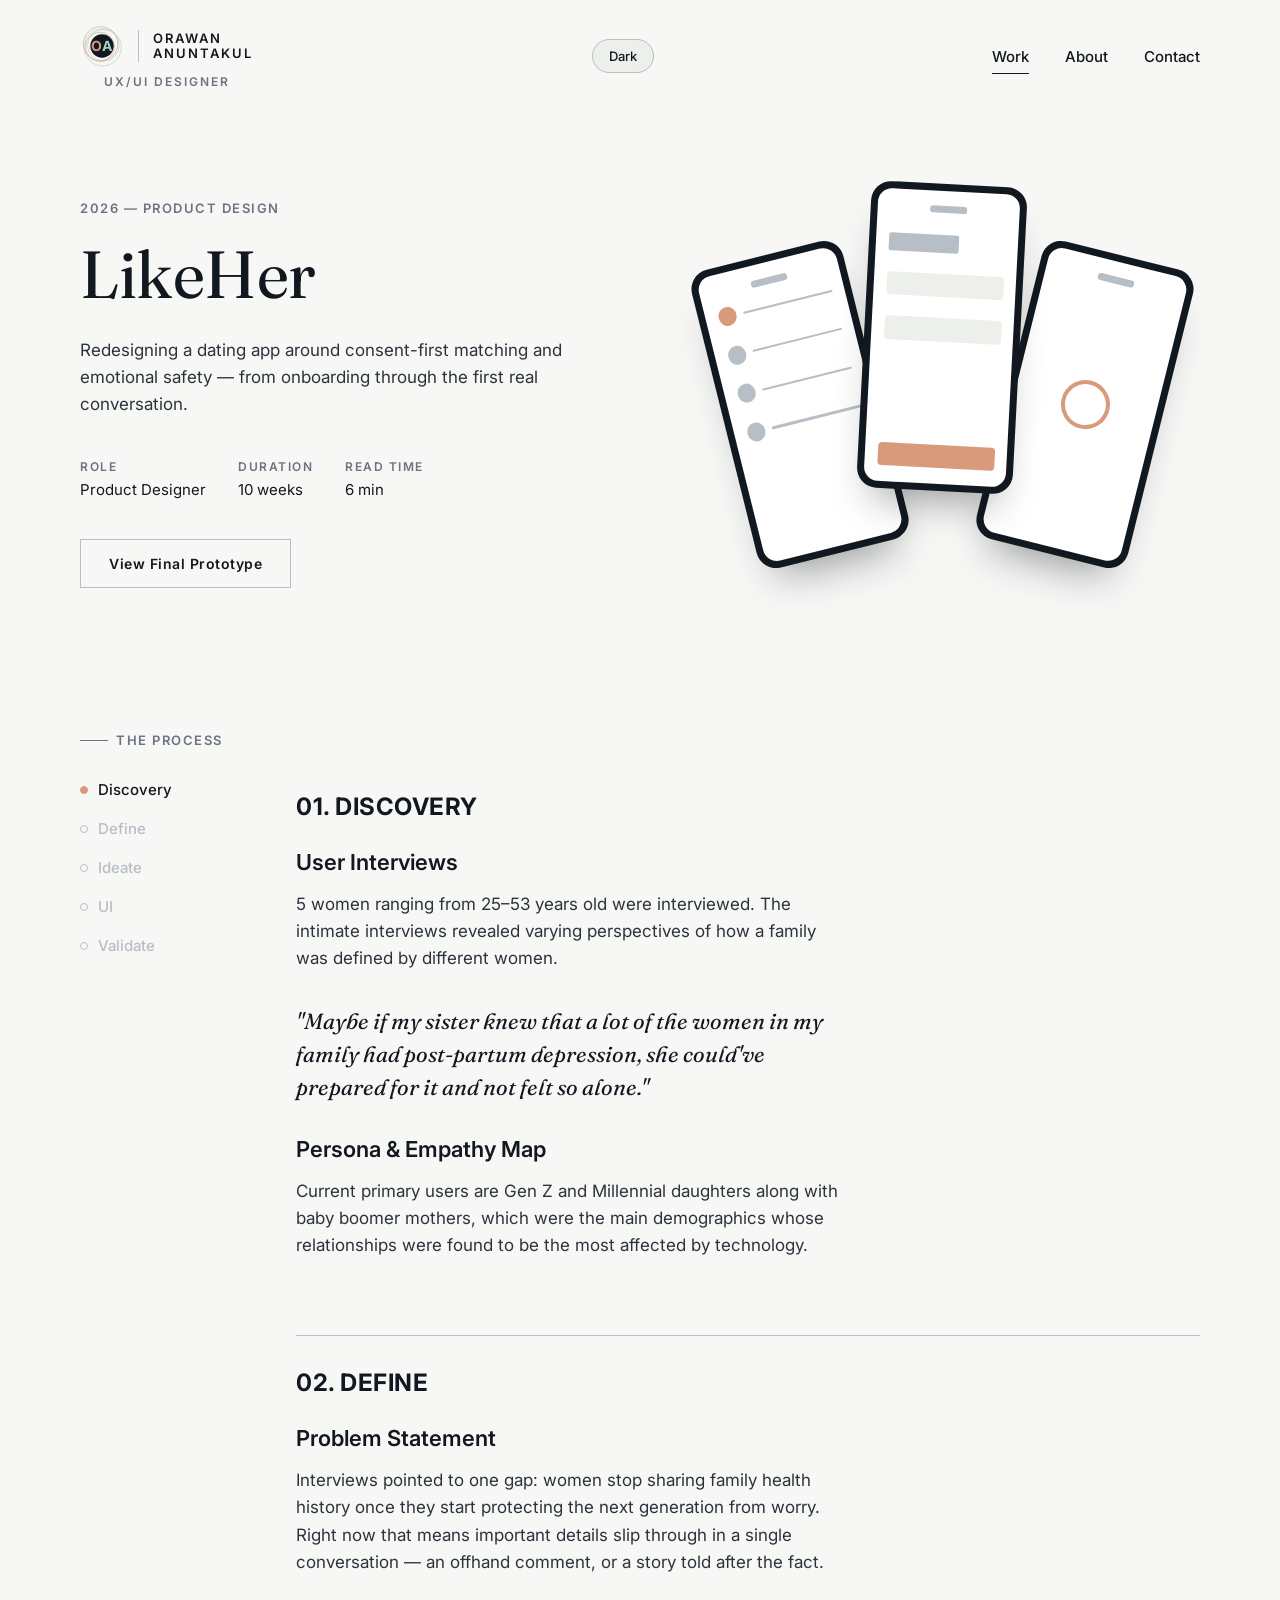
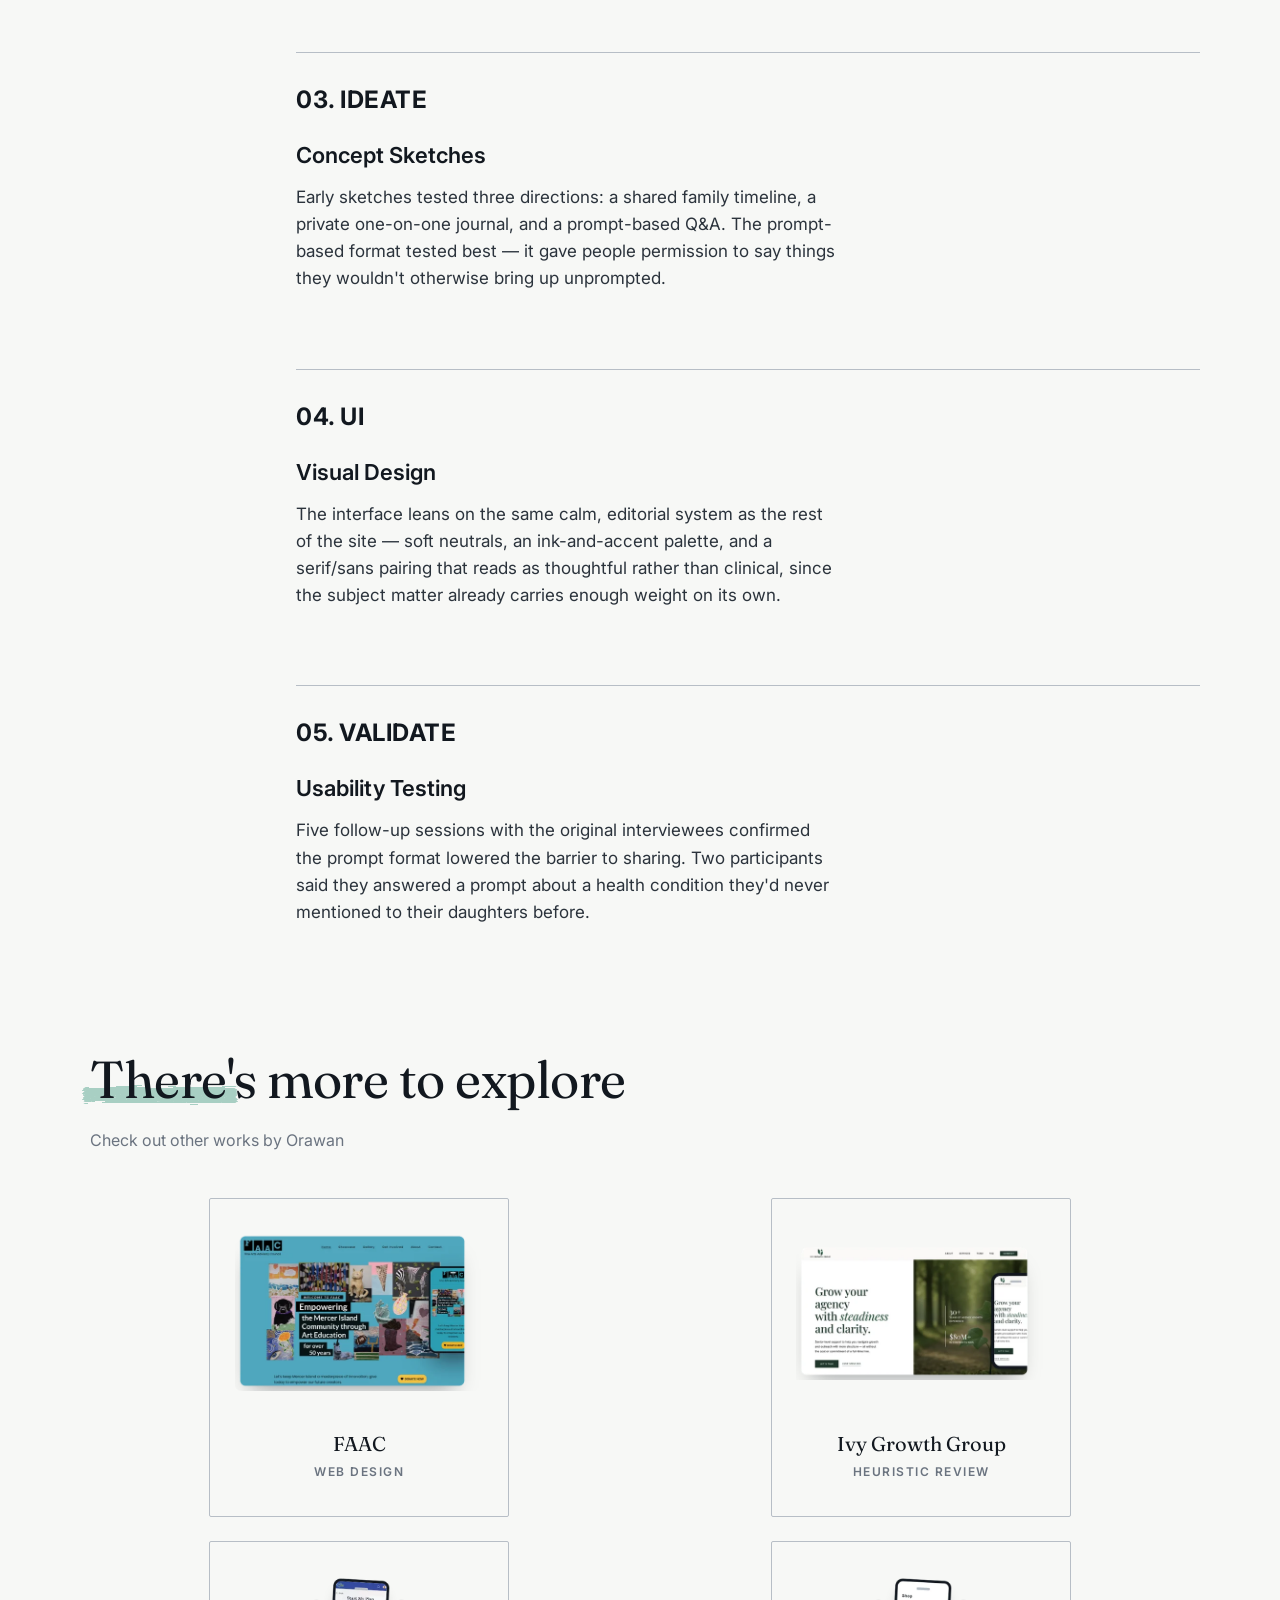
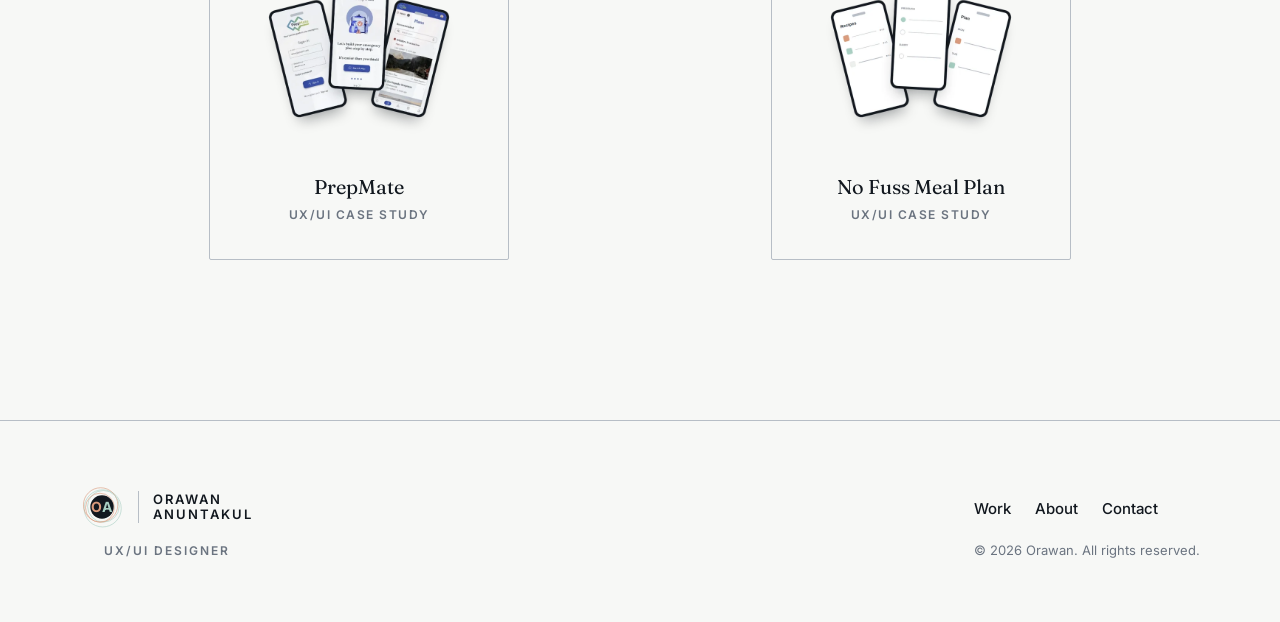
<file: case-studies/likeher/index.html>
<!doctype html>
<html lang="en">
<head>
<meta charset="utf-8">
<meta name="viewport" content="width=device-width,initial-scale=1">
<title>LikeHer — Case Study — Orawan</title>
<link rel="preconnect" href="https://fonts.googleapis.com">
<link rel="preconnect" href="https://fonts.gstatic.com" crossorigin>
<link href="https://fonts.googleapis.com/css2?family=Fraunces:ital,opsz,wght@0,9..144,400;0,9..144,500;1,9..144,400&family=Inter:wght@400;500;600;700&display=swap" rel="stylesheet">
<style>
  :root {
    color-scheme: light;
    --color-bg-base: #F7F8F6;
    --color-bg-muted: #EDEFEB;
    --color-white: #FFFFFF;
    --color-ink-900: #12181F;
    --color-ink-700: #2B333C;
    --color-ink-500: #6B7480;
    --color-ink-300: #B7BEC6;
    --color-accent-terracotta: #D99A7C;
    --color-accent-seafoam: #A8CFC3;
    --font-display: 'Fraunces', Georgia, serif;
    --font-sans: 'Inter', -apple-system, BlinkMacSystemFont, sans-serif;
  }
  :root[data-theme="dark"] {
    --color-bg-base: #12181F;
    --color-bg-muted: #1B222B;
    --color-ink-900: #F7F8F6;
    --color-ink-700: #DADFE3;
    --color-ink-500: #9AA3AD;
    --color-ink-300: #3A424C;
    --color-white: #12181F;
  }
  * { box-sizing: border-box; }
  body { margin: 0; background: var(--color-bg-base); color: var(--color-ink-700); font-family: var(--font-sans); -webkit-font-smoothing: antialiased; }
  img { max-width: 100%; }

  /* ---------- §6 Navigation (approved) ---------- */
  .site-nav { position: sticky; top: 0; z-index: 50; background: var(--color-bg-base); }
  .nav-inner { max-width: 1280px; margin: 0 auto; padding: 20px 24px; display: grid; grid-template-columns: auto 1fr auto; align-items: center; gap: 24px; }
  @media (min-width: 640px) { .nav-inner { padding: 24px 80px; } }
  @media (max-width: 639px) { .nav-inner { grid-template-columns: 1fr auto; row-gap: 12px; } .nav-links { grid-column: 1 / -1; gap: 28px; } }
  .wordmark { display: inline-flex; align-items: center; gap: 14px; text-decoration: none; }
  .wordmark:focus-visible { outline: 2px solid var(--color-accent-terracotta); outline-offset: 3px; }
  .logo-badge { position: relative; flex: none; width: 44px; height: 44px; display: flex; align-items: center; justify-content: center; user-select: none; }
  .logo-badge svg { position: absolute; inset: 0; width: 100%; height: 100%; overflow: visible; }
  .logo-badge span { position: relative; font-family: var(--font-sans); font-weight: 700; font-size: 14px; line-height: 1; letter-spacing: 1px; color: var(--color-bg-base); }
  .logo-badge span .logo-o { color: var(--color-accent-terracotta); }
  .logo-badge span .logo-a { color: var(--color-accent-seafoam); }
  .wordmark-divider { width: 1px; height: 32px; background: var(--color-ink-300); flex: none; }
  .wordmark-name { display: flex; flex-direction: column; gap: 2px; line-height: 1; }
  .wordmark-name span { font-family: var(--font-sans); font-weight: 600; font-size: 0.8125rem; letter-spacing: 2px; color: var(--color-ink-900); }
  .nav-brand { display: flex; flex-direction: column; align-items: center; gap: 8px; justify-self: start; }
  .nav-role { font-family: var(--font-sans); font-weight: 600; font-size: 0.75rem; letter-spacing: 2px; text-transform: uppercase; line-height: 1; color: var(--color-ink-500); margin: 0; }
  .nav-links { display: flex; align-items: center; gap: 36px; margin: 0; padding: 0; list-style: none; }
  .nav-links a { position: relative; font-family: var(--font-sans); font-weight: 500; font-size: 0.9375rem; color: var(--color-ink-900); text-decoration: none; padding-bottom: 8px; }
  .nav-links a::after { content: ""; position: absolute; left: 0; right: 0; bottom: 0; height: 1px; background: var(--color-ink-900); opacity: 0; transform: scaleX(0.4); transform-origin: left; transition: opacity .15s ease, transform .15s ease; }
  .nav-links a:hover::after { opacity: .45; transform: scaleX(1); }
  .nav-links a.is-active::after { opacity: 1; transform: scaleX(1); }
  .nav-links a:focus-visible { outline: none; }
  .nav-links a:focus-visible::after { opacity: 1; transform: scaleX(1); background: var(--color-accent-terracotta); height: 2px; }

  /* ---------- §6 Buttons (approved) ---------- */
  .btn-ghost { display: inline-flex; align-items: center; justify-content: center; border: 1px solid var(--color-ink-300); background: transparent; color: var(--color-ink-900); font-family: var(--font-sans); font-weight: 600; font-size: 0.875rem; letter-spacing: 0.5px; padding: 15px 28px; border-radius: 0; text-decoration: none; cursor: pointer; transition: background-color .18s ease, color .18s ease, border-color .18s ease; }
  .btn-ghost:hover { background: var(--color-ink-900); color: var(--color-bg-base); border-color: var(--color-ink-900); }
  .btn-ghost:focus-visible { outline: 2px solid var(--color-accent-terracotta); outline-offset: 3px; }

  /* ---------- §6 Case-study hero (approved, verbatim) ---------- */
  .hero { max-width: 1280px; margin: 0 auto; padding: 56px 24px 96px; display: grid; grid-template-columns: 1.05fr 1fr; gap: 64px; align-items: center; }
  @media (min-width: 640px) { .hero { padding: 72px 80px 128px; } }
  @media (max-width: 860px) { .hero { grid-template-columns: 1fr; gap: 56px; padding-top: 40px; } }
  .hero-eyebrow { font-family: var(--font-sans); font-weight: 600; font-size: 0.8125rem; letter-spacing: 1.5px; text-transform: uppercase; color: var(--color-ink-500); margin: 0 0 20px; }
  .hero h1 { font-family: var(--font-display); font-weight: 400; font-size: clamp(2.25rem, 1.6rem + 3.2vw, 5rem); letter-spacing: -0.5px; line-height: 1.15; color: var(--color-ink-900); margin: 0 0 24px; text-wrap: balance; }
  .hero-description { font-size: 1.0625rem; line-height: 1.6; color: var(--color-ink-700); max-width: 34rem; margin: 0 0 40px; }
  .meta-row { display: flex; flex-wrap: wrap; gap: 32px; margin: 0 0 40px; padding: 0; list-style: none; }
  .meta-row dt { font-family: var(--font-sans); font-weight: 600; font-size: 0.75rem; letter-spacing: 1.5px; text-transform: uppercase; color: var(--color-ink-500); margin: 0 0 6px; }
  .meta-row dd { font-family: var(--font-sans); font-size: 0.9375rem; color: var(--color-ink-900); margin: 0; }
  .mockup-area { position: relative; width: 100%; max-width: 460px; height: 420px; margin: 0 auto; }
  @media (max-width: 860px) { .mockup-area { height: 320px; max-width: 360px; } }
  .device-phone-fan { position: absolute; width: 34%; top: 6%; }
  .device-phone-fan.fan-1 { left: 2%; top: 16%; transform: rotate(-14deg); z-index: 1; }
  .device-phone-fan.fan-2 { left: 33%; top: 0%; transform: rotate(3deg); z-index: 3; }
  .device-phone-fan.fan-3 { left: 64%; top: 16%; transform: rotate(14deg); z-index: 2; }
  .phone-frame { background: var(--color-ink-900); border-radius: 20px; padding: 7px; box-shadow: 0 26px 40px -18px rgba(18, 24, 31, 0.42); }
  .phone-screen { background: var(--color-white); border-radius: 14px; aspect-ratio: 9/18.5; position: relative; overflow: hidden; padding: 11% 9%; display: flex; flex-direction: column; gap: 8%; }
  .phone-notch { position: absolute; top: 5%; left: 50%; transform: translateX(-50%); width: 26%; height: 2.5%; border-radius: 3px; background: var(--color-ink-300); }
  .row-dot { display: flex; align-items: center; gap: 6%; }
  .row-dot .dot { width: 16%; aspect-ratio: 1; border-radius: 50%; flex: none; }
  .row-dot .line { height: 12%; border-radius: 2px; flex: 1; }
  .phone-line { height: 7%; border-radius: 2px; }
  .phone-fill { border-radius: 4px; flex: none; }
  .phone-ring { width: 42%; aspect-ratio: 1; border-radius: 50%; border: 4px solid var(--color-accent-terracotta); margin: auto; }

  /* ---------- Section eyebrow + divider (approved, from Stepper components) ---------- */
  .section-kicker { display: flex; align-items: center; gap: 8px; margin-bottom: 32px; }
  .section-kicker .rule { width: 28px; height: 1px; background: var(--color-ink-500); flex: none; }
  .section-kicker span:last-child { font-family: var(--font-sans); font-weight: 600; font-size: 0.8125rem; letter-spacing: 1.5px; text-transform: uppercase; color: var(--color-ink-500); }

  /* ---------- §6 Table of contents sidebar (approved, verbatim) ---------- */
  .process-page { max-width: 1280px; margin: 0 auto; padding: 0 24px 40px; }
  @media (min-width: 640px) { .process-page { padding: 0 80px 40px; } }
  .process-grid { display: grid; grid-template-columns: minmax(84px, 168px) 1fr; gap: 20px; align-items: start; }
  @media (min-width: 640px) { .process-grid { gap: 48px; } }
  .toc-sidebar { position: sticky; top: 100px; display: flex; flex-direction: column; gap: 20px; min-width: 0; }
  .steps-content { min-width: 0; }
  .toc-item { display: flex; align-items: center; gap: 10px; text-decoration: none; font-family: var(--font-sans); font-weight: 500; font-size: 0.9375rem; color: var(--color-ink-300); transition: color 0.2s ease; }
  .toc-item.is-current { color: var(--color-ink-900); }
  .toc-item:focus-visible { outline: 2px solid var(--color-accent-terracotta); outline-offset: 3px; }
  .toc-dot { width: 8px; height: 8px; border-radius: 50%; border: 1.5px solid var(--color-ink-300); background: transparent; flex: none; transition: background-color 0.2s ease, border-color 0.2s ease; }
  .toc-item.is-current .toc-dot { background: var(--color-accent-terracotta); border-color: var(--color-accent-terracotta); }
  .step-section { min-height: 30vh; display: flex; flex-direction: column; justify-content: center; padding: 12px 0; }
  .step-section:not(:first-of-type) { border-top: 1px solid var(--color-ink-300); margin-top: 32px; padding-top: 32px; }
  .step-current-label { display: block; font-family: var(--font-sans); font-weight: 700; font-size: 1.5rem; letter-spacing: 0.5px; text-transform: uppercase; color: var(--color-ink-900); margin-bottom: 28px; }
  .step-section h3 { font-family: var(--font-sans); font-weight: 600; font-size: 1.375rem; color: var(--color-ink-900); margin: 0 0 16px; }
  .step-section p { font-size: 1.0625rem; line-height: 1.6; color: var(--color-ink-700); margin: 0 0 32px; max-width: 34rem; }
  blockquote { font-family: var(--font-display); font-style: italic; font-size: 1.375rem; line-height: 1.5; color: var(--color-ink-900); max-width: 34rem; margin: 0 0 32px; padding: 0; }

  /* ---------- §6 Project card (approved, verbatim) — "more to explore" ---------- */
  .highlight { position: relative; white-space: nowrap; }
  .work-intro h2 .highlight::before { content: ""; position: absolute; left: -6%; width: clamp(80px, 112%, 160px); top: 50%; bottom: 0%; z-index: -1; background-repeat: no-repeat; background-size: 100% 100%; background-image: url("data:image/svg+xml,%3Csvg xmlns='http://www.w3.org/2000/svg' viewBox='0 0 400 60' preserveAspectRatio='none'%3E%3Cdefs%3E%3Cfilter id='r1' x='-15%25' y='-40%25' width='130%25' height='180%25'%3E%3CfeTurbulence type='fractalNoise' baseFrequency='0.012 0.35' numOctaves='2' seed='11' result='edgeNoise'/%3E%3CfeDisplacementMap in='SourceGraphic' in2='edgeNoise' scale='11' xChannelSelector='R' yChannelSelector='G' result='displaced'/%3E%3CfeTurbulence type='fractalNoise' baseFrequency='0.18 0.5' numOctaves='2' seed='4' result='grain'/%3E%3CfeColorMatrix in='grain' type='matrix' values='0 0 0 0 0  0 0 0 0 0  0 0 0 0 0  1.15 1.15 1.15 0 -0.22' result='grainAlpha'/%3E%3CfeComposite in='displaced' in2='grainAlpha' operator='in'/%3E%3C/filter%3E%3C/defs%3E%3Crect x='8' y='15' width='384' height='30' rx='4' fill='%23A8CFC3' filter='url(%23r1)'/%3E%3C/svg%3E"); }
  .work-intro { max-width: 1180px; margin: 0 auto; padding: 40px 24px 140px; }
  @media (min-width: 640px) { .work-intro { padding: 40px 40px 160px; } }
  .work-intro h2 { position: relative; display: inline-block; font-family: var(--font-display); font-weight: 400; font-size: clamp(2rem, 1.5rem + 2.2vw, 3.25rem); letter-spacing: -0.5px; line-height: 1.15; color: var(--color-ink-900); margin: 0; text-wrap: balance; }
  .work-intro .kicker { font-family: var(--font-sans); font-weight: 400; font-size: 1rem; color: var(--color-ink-500); margin: 20px 0 0; }
  .card-grid { display: grid; grid-template-columns: 1fr; gap: 24px; margin-top: 48px; }
  @media (min-width: 768px) { .card-grid { grid-template-columns: repeat(2, 1fr); } }
  .project-card { display: flex; flex-direction: column; align-items: center; border: 1px solid var(--color-ink-300); border-radius: 2px; padding: 32px 24px 24px; width: 100%; max-width: 300px; margin: 0 auto; text-decoration: none; color: inherit; transition: transform .2s ease, box-shadow .2s ease, border-color .2s ease; }
  .project-card:hover { transform: translateY(-4px); border-color: var(--color-ink-900); box-shadow: 0 20px 36px -22px rgba(18, 24, 31, 0.35); }
  .project-card:focus-visible { outline: 2px solid var(--color-accent-terracotta); outline-offset: 4px; }
  .card-mockup-area { position: relative; width: 100%; height: 160px; margin-bottom: 40px; }
  .card-device-monitor { position: absolute; left: 6%; top: 12%; width: 62%; transform: rotate(-3deg); z-index: 1; }
  .card-monitor-screen { background: var(--color-ink-900); border-radius: 10px; padding: 8px 8px 16px; box-shadow: 0 24px 34px -20px rgba(18, 24, 31, 0.4); }
  .card-monitor-stand { width: 30%; height: 10px; margin: 0 auto; background: var(--color-ink-900); border-radius: 0 0 4px 4px; }
  .card-monitor-inner { background: var(--color-white); border-radius: 3px; aspect-ratio: 16/11; overflow: hidden; display: flex; flex-direction: column; }
  .card-monitor-nav { height: 16%; background: var(--color-bg-muted); display: flex; align-items: center; gap: 4px; padding: 0 8%; flex: none; }
  .card-monitor-nav span { width: 5px; height: 5px; border-radius: 50%; background: var(--color-ink-300); }
  .card-monitor-content { flex: 1; display: flex; gap: 4%; padding: 8%; }
  .card-monitor-block { flex: 1; border-radius: 3px; }
  .card-device-phone-overlap { position: absolute; right: 2%; bottom: -6%; width: 26%; transform: rotate(7deg); z-index: 2; }
  .card-phone-frame { background: var(--color-ink-900); border-radius: 16px; padding: 6px; box-shadow: 0 18px 28px -16px rgba(18, 24, 31, 0.4); }
  .card-phone-screen { background: var(--color-white); border-radius: 11px; aspect-ratio: 9/18.5; position: relative; overflow: hidden; padding: 12% 10%; display: flex; flex-direction: column; gap: 8%; }
  .card-phone-notch { position: absolute; top: 5%; left: 50%; transform: translateX(-50%); width: 26%; height: 3%; border-radius: 3px; background: var(--color-ink-300); }
  .card-phone-line { height: 8%; border-radius: 2px; }
  .card-phone-fill { border-radius: 4px; flex: none; }
  .card-mockup-area--image { border-radius: 8px; overflow: hidden; background: var(--color-bg-base); }
  .card-mockup-area--image img { width: 100%; height: 100%; object-fit: contain; display: block; }
  .card-title { font-family: var(--font-display); font-weight: 400; font-size: 1.25rem; color: var(--color-ink-900); margin: 0 0 8px; text-align: center; }
  .card-role { font-family: var(--font-sans); font-weight: 600; font-size: 0.75rem; letter-spacing: 1.5px; text-transform: uppercase; color: var(--color-ink-500); margin: 0; text-align: center; min-height: 28px; }

  /* ---------- Theme toggle (approved — appears on every §6 component artifact) ---------- */
  .theme-toggle { justify-self: center; font-family: var(--font-sans); font-weight: 500; font-size: 0.8125rem; color: var(--color-ink-900); background: var(--color-bg-muted); border: 1px solid var(--color-ink-300); border-radius: 20px; padding: 8px 16px; cursor: pointer; }
  .theme-toggle:focus-visible { outline: 2px solid var(--color-accent-terracotta); outline-offset: 2px; }

  /* ---------- Footer (approved — appears on every page) ---------- */
  .site-footer { border-top: 1px solid var(--color-ink-300); padding: 64px 0; }
  .footer-inner { max-width: 1280px; margin: 0 auto; padding: 0 24px; display: flex; justify-content: space-between; align-items: flex-end; align-items: last baseline; gap: 48px; flex-wrap: wrap; }
  @media (min-width: 640px) { .footer-inner { padding: 0 80px; } }
  .footer-brand { display: flex; flex-direction: column; align-items: center; gap: 16px; max-width: 280px; }
  .footer-role { font-family: var(--font-sans); font-weight: 600; font-size: 0.75rem; letter-spacing: 2px; text-transform: uppercase; line-height: 1; color: var(--color-ink-500); margin: 0; }
  .footer-links-col { display: flex; flex-direction: column; }
  .footer-links { display: flex; flex-direction: row; gap: 24px; margin: 0; padding: 0; list-style: none; }
  .footer-links a { font-family: var(--font-sans); font-weight: 500; font-size: 0.9375rem; color: var(--color-ink-900); text-decoration: none; }
  .footer-links a:hover { text-decoration: underline; }
  .footer-links a:focus-visible { outline: 2px solid var(--color-accent-terracotta); outline-offset: 3px; }
  .footer-copyright { font-family: var(--font-sans); font-weight: 400; font-size: 0.8125rem; color: var(--color-ink-500); margin: 24px 0 0; }
  @media (max-width: 767px) {
    .site-footer { padding: 48px 0; }
    .footer-inner { gap: 24px; }
    .footer-copyright { margin-top: 16px; }
  }
</style>
</head>
<body>

<header class="site-nav">
  <div class="nav-inner">
    <div class="nav-brand"><a class="wordmark" href="../../index.html" aria-label="Orawan Anuntakul — home"><span class="logo-badge"><svg viewBox="0 0 64 64" aria-hidden="true"><circle cx="33" cy="34" r="27" fill="none" stroke="var(--color-accent-seafoam)" stroke-width="0.875"/><circle cx="30" cy="29" r="25" fill="none" stroke="var(--color-accent-terracotta)" stroke-width="0.875"/><circle cx="34" cy="31" r="23" fill="none" stroke="var(--color-accent-seafoam)" stroke-width="0.875"/><circle cx="29" cy="33" r="21" fill="none" stroke="var(--color-accent-terracotta)" stroke-width="0.875"/><circle cx="32" cy="32" r="17" fill="var(--color-ink-900)"/></svg><span><span class="logo-o">O</span><span class="logo-a">A</span></span></span><span class="wordmark-divider"></span><span class="wordmark-name"><span>ORAWAN</span><span>ANUNTAKUL</span></span></a><p class="nav-role">UX/UI Designer</p></div>
    <button class="theme-toggle" id="theme-toggle" type="button">Dark</button>
    <ul class="nav-links">
      <li><a href="../../work/index.html" class="is-active">Work</a></li>
      <li><a href="../../about/index.html">About</a></li>
      <li><a href="../../contact/index.html">Contact</a></li>
    </ul>
  </div>
</header>

<section class="hero">
  <div class="hero-text">
    <p class="hero-eyebrow">2026 — Product Design</p>
    <h1>LikeHer</h1>
    <p class="hero-description">Redesigning a dating app around consent-first matching and emotional safety — from onboarding through the first real conversation.</p>
    <dl class="meta-row">
      <div><dt>Role</dt><dd>Product Designer</dd></div>
      <div><dt>Duration</dt><dd>10 weeks</dd></div>
      <div><dt>Read time</dt><dd>6 min</dd></div>
    </dl>
    <a class="btn-ghost" href="#">View Final Prototype</a>
  </div>
  <div class="hero-media">
    <div class="mockup-area">
      <div class="device-phone-fan fan-1">
        <div class="phone-frame">
          <div class="phone-screen">
            <span class="phone-notch"></span>
            <div class="row-dot" style="margin-top: 16%;"><span class="dot" style="background: var(--color-accent-terracotta);"></span><span class="line" style="background: var(--color-ink-300);"></span></div>
            <div class="row-dot"><span class="dot" style="background: var(--color-ink-300);"></span><span class="line" style="background: var(--color-ink-300);"></span></div>
            <div class="row-dot"><span class="dot" style="background: var(--color-ink-300);"></span><span class="line" style="background: var(--color-ink-300);"></span></div>
            <div class="row-dot"><span class="dot" style="background: var(--color-ink-300);"></span><span class="line" style="background: var(--color-ink-300);"></span></div>
          </div>
        </div>
      </div>
      <div class="device-phone-fan fan-2">
        <div class="phone-frame">
          <div class="phone-screen">
            <span class="phone-notch"></span>
            <div class="phone-line" style="width: 60%; background: var(--color-ink-300); margin-top: 24%;"></div>
            <div class="phone-fill" style="height: 9%; background: var(--color-bg-muted);"></div>
            <div class="phone-fill" style="height: 9%; background: var(--color-bg-muted);"></div>
            <div class="phone-fill" style="height: 9%; background: var(--color-accent-terracotta); margin-top: auto;"></div>
          </div>
        </div>
      </div>
      <div class="device-phone-fan fan-3">
        <div class="phone-frame">
          <div class="phone-screen">
            <span class="phone-notch"></span>
            <div class="phone-ring"></div>
          </div>
        </div>
      </div>
    </div>
  </div>
</section>

<div class="process-page">
  <div class="section-kicker"><span class="rule"></span><span>The Process</span></div>


  <div class="process-grid">
    <aside class="toc-sidebar" aria-label="Process steps">
      <a class="toc-item is-current" href="#step-discovery" data-step="discovery"><span class="toc-dot"></span><span>Discovery</span></a>
      <a class="toc-item" href="#step-define" data-step="define"><span class="toc-dot"></span><span>Define</span></a>
      <a class="toc-item" href="#step-ideate" data-step="ideate"><span class="toc-dot"></span><span>Ideate</span></a>
      <a class="toc-item" href="#step-ui" data-step="ui"><span class="toc-dot"></span><span>UI</span></a>
      <a class="toc-item" href="#step-validate" data-step="validate"><span class="toc-dot"></span><span>Validate</span></a>
    </aside>

    <div class="steps-content">
      <section class="step-section" id="step-discovery">
        <span class="step-current-label">01. Discovery</span>
        <h3>User Interviews</h3>
        <p>5 women ranging from 25–53 years old were interviewed. The intimate interviews revealed varying perspectives of how a family was defined by different women.</p>
        <blockquote>"Maybe if my sister knew that a lot of the women in my family had post-partum depression, she could've prepared for it and not felt so alone."</blockquote>
        <h3>Persona &amp; Empathy Map</h3>
        <p>Current primary users are Gen Z and Millennial daughters along with baby boomer mothers, which were the main demographics whose relationships were found to be the most affected by technology.</p>
      </section>

      <section class="step-section" id="step-define">
        <span class="step-current-label">02. Define</span>
        <h3>Problem Statement</h3>
        <p>Interviews pointed to one gap: women stop sharing family health history once they start protecting the next generation from worry. Right now that means important details slip through in a single conversation — an offhand comment, or a story told after the fact.</p>
      </section>

      <section class="step-section" id="step-ideate">
        <span class="step-current-label">03. Ideate</span>
        <h3>Concept Sketches</h3>
        <p>Early sketches tested three directions: a shared family timeline, a private one-on-one journal, and a prompt-based Q&amp;A. The prompt-based format tested best — it gave people permission to say things they wouldn't otherwise bring up unprompted.</p>
      </section>

      <section class="step-section" id="step-ui">
        <span class="step-current-label">04. UI</span>
        <h3>Visual Design</h3>
        <p>The interface leans on the same calm, editorial system as the rest of the site — soft neutrals, an ink-and-accent palette, and a serif/sans pairing that reads as thoughtful rather than clinical, since the subject matter already carries enough weight on its own.</p>
      </section>

      <section class="step-section" id="step-validate">
        <span class="step-current-label">05. Validate</span>
        <h3>Usability Testing</h3>
        <p>Five follow-up sessions with the original interviewees confirmed the prompt format lowered the barrier to sharing. Two participants said they answered a prompt about a health condition they'd never mentioned to their daughters before.</p>
      </section>
    </div>
  </div>
</div>

<section class="work-intro">
  <h2><span class="highlight">There's</span> more to explore</h2>
  <p class="kicker">Check out other works by Orawan</p>
  <div class="card-grid">
    <!-- FAAC -->
    <a class="project-card" href="../faac/index.html">
      <div class="card-mockup-area card-mockup-area--image">
        <img src="images/project-cards/faac-card.webp" alt="FAAC case-study hero mockup preview">
      </div>
      <p class="card-title">FAAC</p>
      <p class="card-role">Web Design</p>
    </a>
    <!-- Ivy Growth Group -->
    <a class="project-card" href="../ivy-growth-group/index.html">
      <div class="card-mockup-area card-mockup-area--image">
        <img src="images/project-cards/ivygrowthgroup-card.webp" alt="Ivy Growth Group case-study hero mockup preview">
      </div>
      <p class="card-title">Ivy Growth Group</p>
      <p class="card-role">Heuristic Review</p>
    </a>
    <!-- PrepMate -->
    <a class="project-card" href="../prepmate/index.html">
      <div class="card-mockup-area card-mockup-area--image">
        <img src="images/project-cards/prepmate-card.webp" alt="PrepMate case-study hero mockup preview">
      </div>
      <p class="card-title">PrepMate</p>
      <p class="card-role">UX/UI Case Study</p>
    </a>
    <!-- No Fuss Meal Plan -->
    <a class="project-card" href="../no-fuss-meal-plan/index.html">
      <div class="card-mockup-area card-mockup-area--image">
        <img src="images/project-cards/nofussmealplan-card.webp" alt="No Fuss Meal Plan case-study hero mockup preview">
      </div>
      <p class="card-title">No Fuss Meal Plan</p>
      <p class="card-role">UX/UI Case Study</p>
    </a>
  </div>
</section>

<footer class="site-footer">
  <div class="footer-inner">
    <div class="footer-brand">
      <a class="wordmark" href="../../index.html" aria-label="Orawan Anuntakul — home"><span class="logo-badge"><svg viewBox="0 0 64 64" aria-hidden="true"><circle cx="33" cy="34" r="27" fill="none" stroke="var(--color-accent-seafoam)" stroke-width="0.875"/><circle cx="30" cy="29" r="25" fill="none" stroke="var(--color-accent-terracotta)" stroke-width="0.875"/><circle cx="34" cy="31" r="23" fill="none" stroke="var(--color-accent-seafoam)" stroke-width="0.875"/><circle cx="29" cy="33" r="21" fill="none" stroke="var(--color-accent-terracotta)" stroke-width="0.875"/><circle cx="32" cy="32" r="17" fill="var(--color-ink-900)"/></svg><span><span class="logo-o">O</span><span class="logo-a">A</span></span></span><span class="wordmark-divider"></span><span class="wordmark-name"><span>ORAWAN</span><span>ANUNTAKUL</span></span></a>
      <p class="footer-role">UX/UI Designer</p>
    </div>
    <div class="footer-links-col">
      <ul class="footer-links">
        <li><a href="../../work/index.html">Work</a></li>
        <li><a href="../../about/index.html">About</a></li>
        <li><a href="../../contact/index.html">Contact</a></li>
      </ul>
      <p class="footer-copyright">© 2026 Orawan. All rights reserved.</p>
    </div>
  </div>
</footer>

<script>
  (function () {
    var root = document.documentElement;
    var toggle = document.getElementById('theme-toggle');

    try {
      var saved = localStorage.getItem('theme');
      if (saved === 'dark' || saved === 'light') { root.setAttribute('data-theme', saved); }
    } catch (e) {}

    function isDarkNow() {
      return root.getAttribute('data-theme') === 'dark';
    }

    function updateLabel() {
      toggle.textContent = isDarkNow() ? 'Light' : 'Dark';
    }

    toggle.addEventListener('click', function () {
      var current = root.getAttribute('data-theme');
      var next = current === 'dark' ? 'light' : (current === 'light' ? null : 'dark');
      if (next) { root.setAttribute('data-theme', next); } else { root.removeAttribute('data-theme'); }
      try {
        if (next) { localStorage.setItem('theme', next); } else { localStorage.removeItem('theme'); }
      } catch (e) {}
      updateLabel();
    });

    updateLabel();
  })();
</script>
<script>
  (function () {
    var sections = Array.prototype.slice.call(document.querySelectorAll('.step-section'));
    var navItems = document.querySelectorAll('.toc-item');
    if (!sections.length || !navItems.length) return;

    function setCurrent(key) {
      navItems.forEach(function (el) {
        el.classList.toggle('is-current', el.dataset.step === key);
      });
    }

    function updateCurrent() {
      var vh = window.innerHeight;
      var bestSection = null;
      var bestVisible = -1;
      sections.forEach(function (section) {
        var rect = section.getBoundingClientRect();
        var visibleTop = Math.max(rect.top, 0);
        var visibleBottom = Math.min(rect.bottom, vh);
        var visible = Math.max(0, visibleBottom - visibleTop);
        if (visible > bestVisible) {
          bestVisible = visible;
          bestSection = section;
        }
      });
      if (bestSection && bestVisible > 0) {
        setCurrent(bestSection.id.replace('step-', ''));
      }
    }

    var ticking = false;
    function onScroll() {
      if (!ticking) {
        window.requestAnimationFrame(function () {
          updateCurrent();
          ticking = false;
        });
        ticking = true;
      }
    }
    window.addEventListener('scroll', onScroll, { passive: true });
    window.addEventListener('resize', onScroll);
    updateCurrent();
  })();
</script>

</body>
</html>
</file>
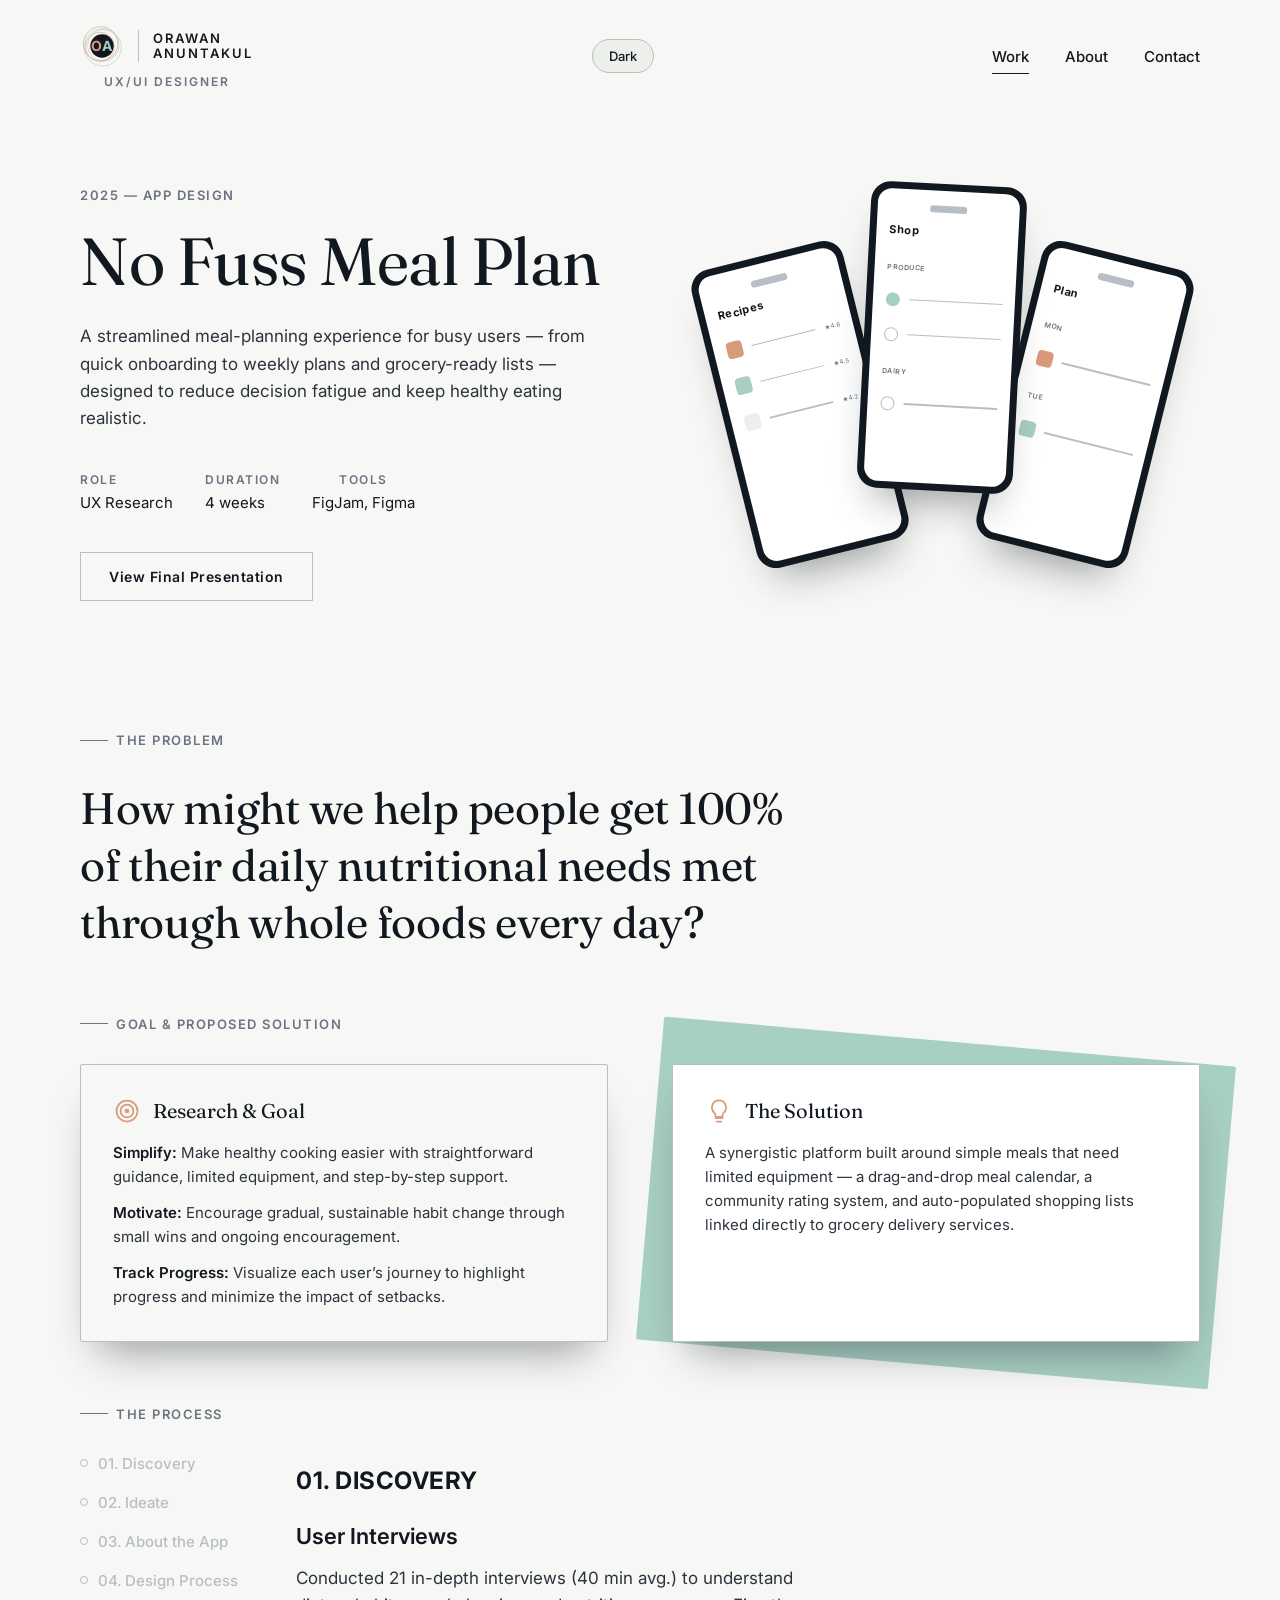
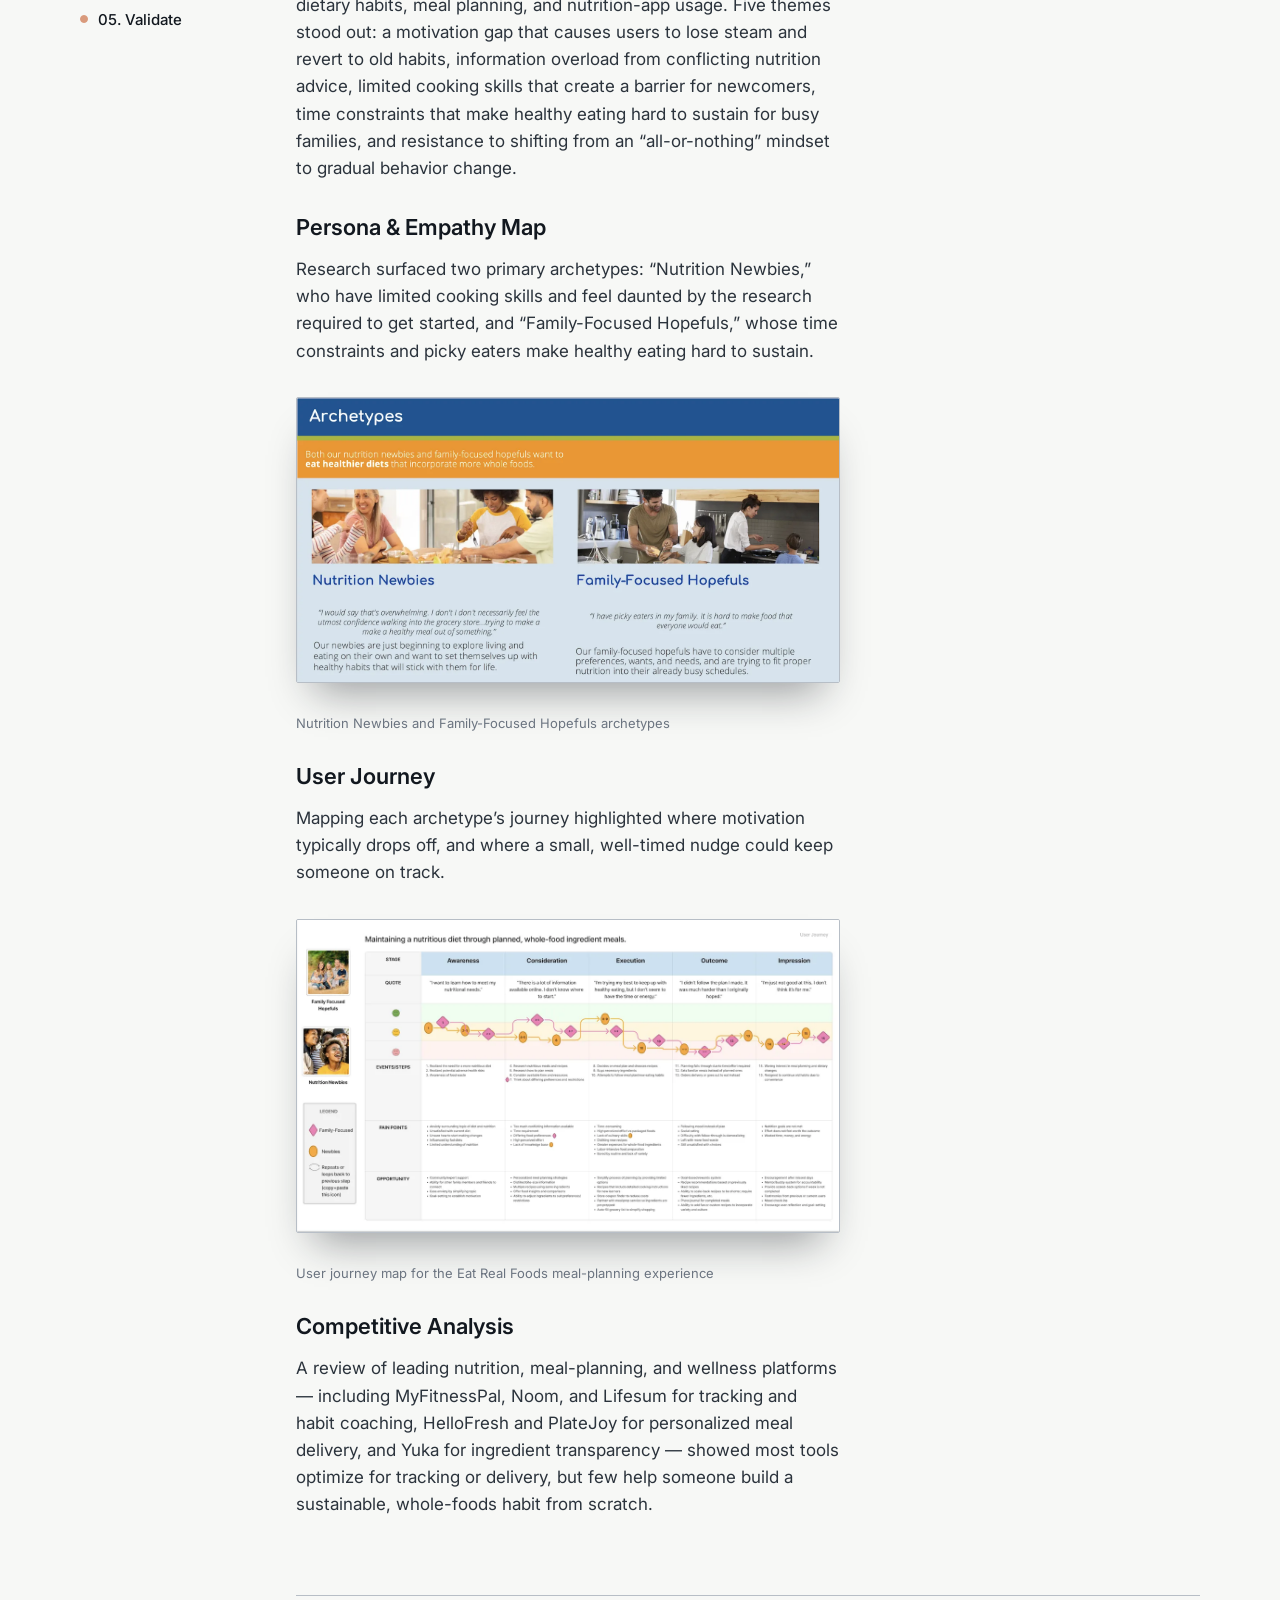
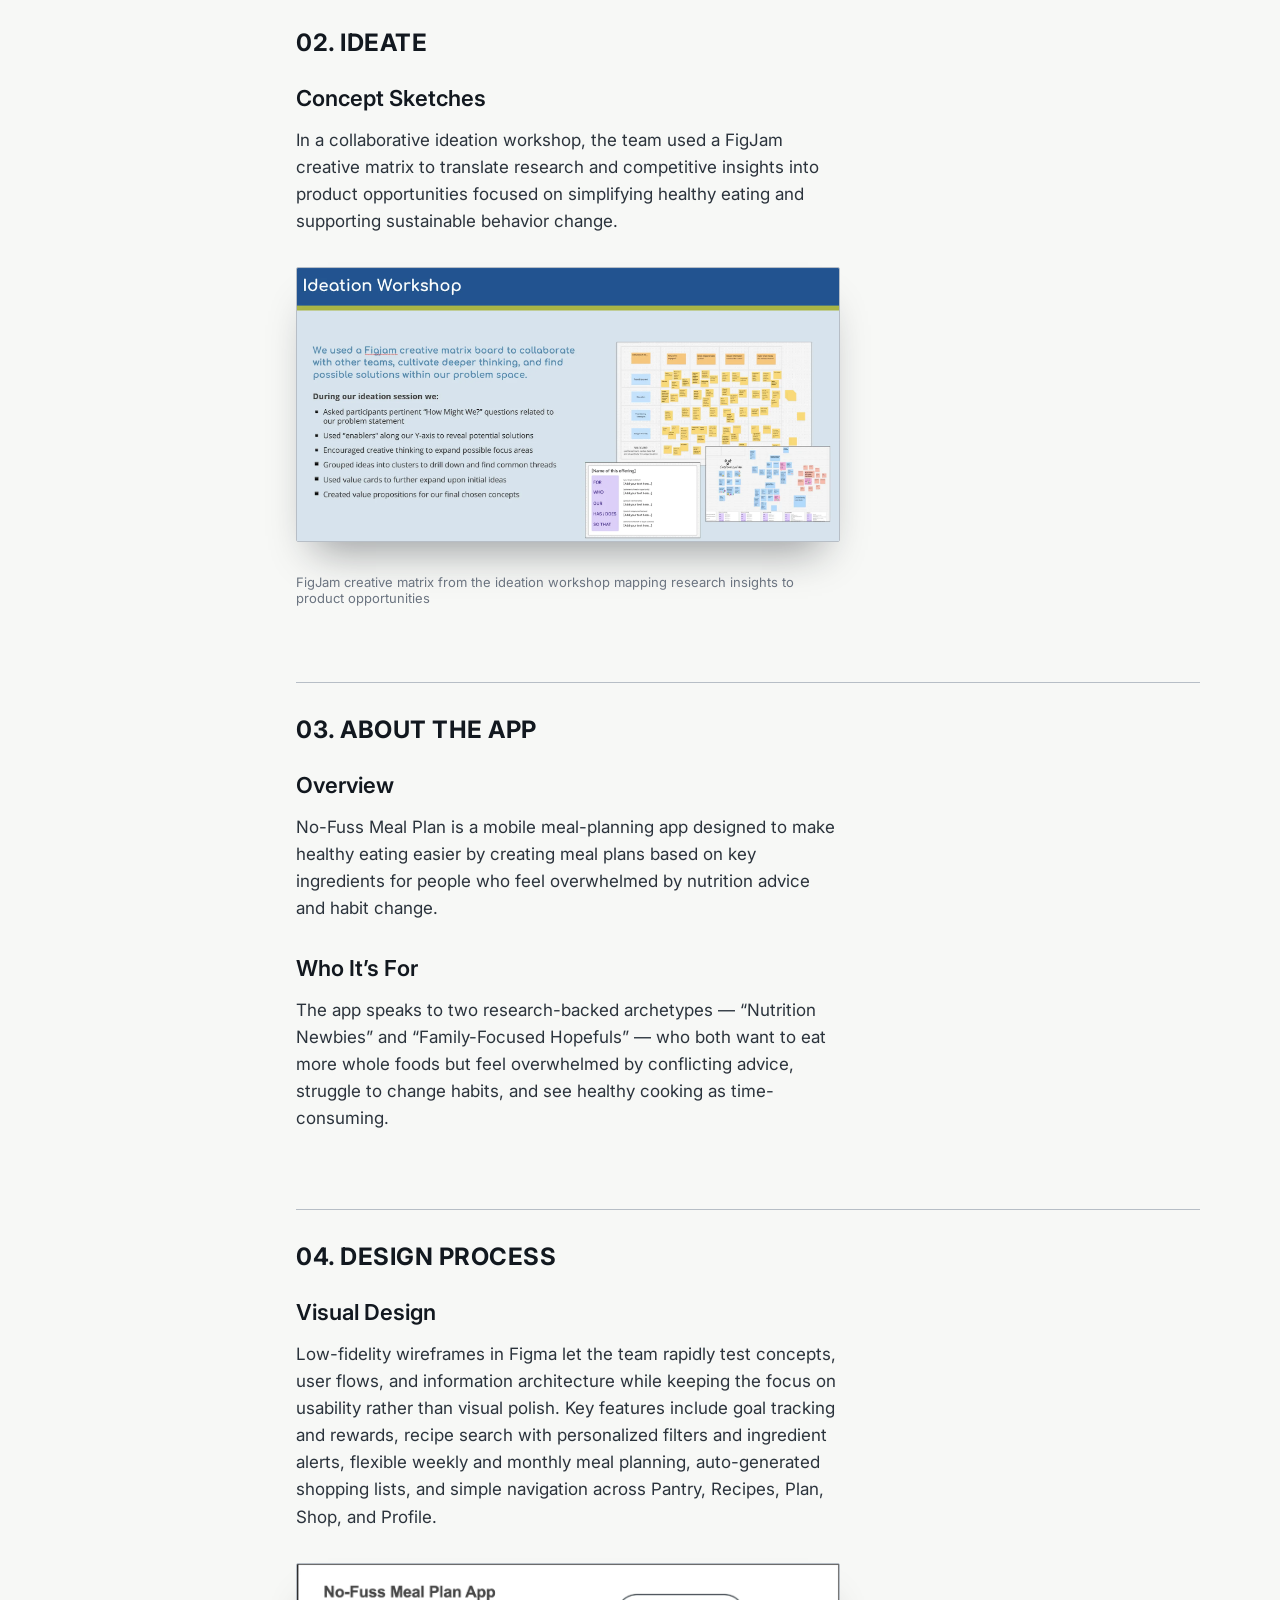
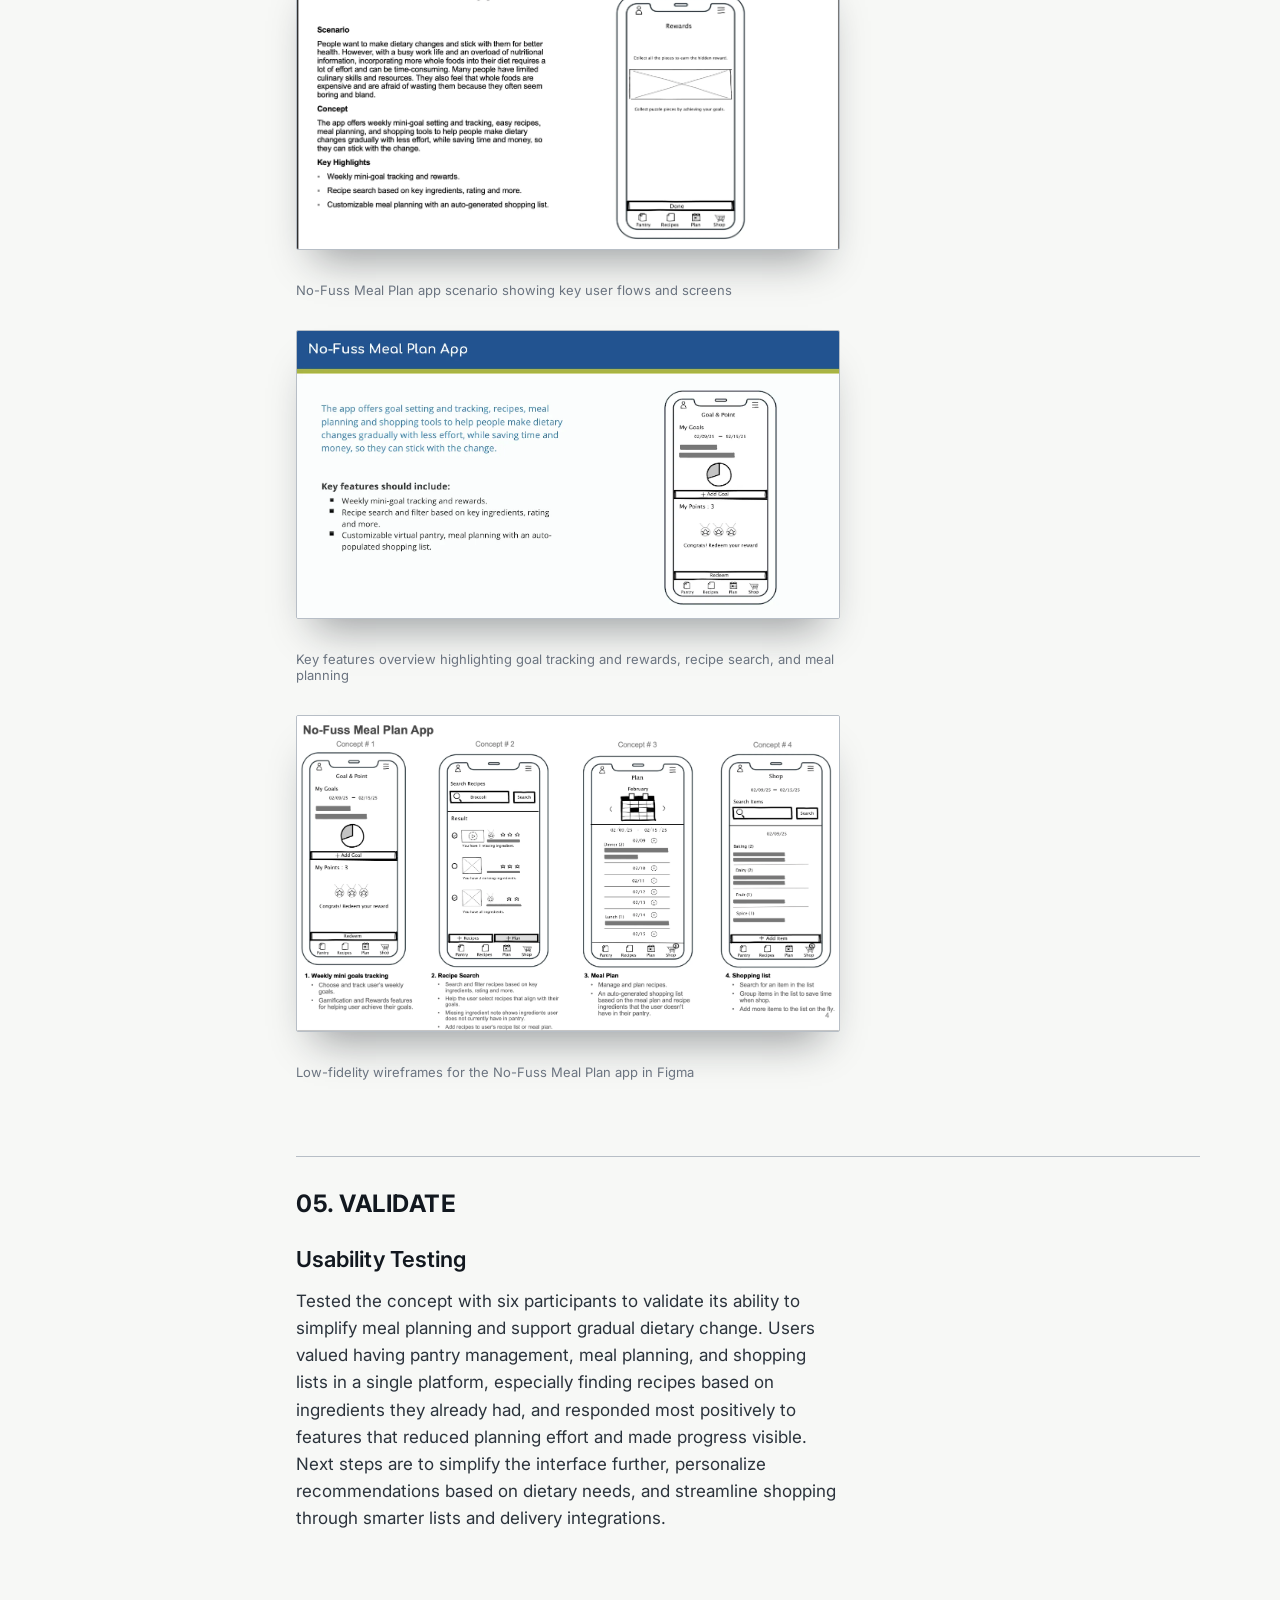
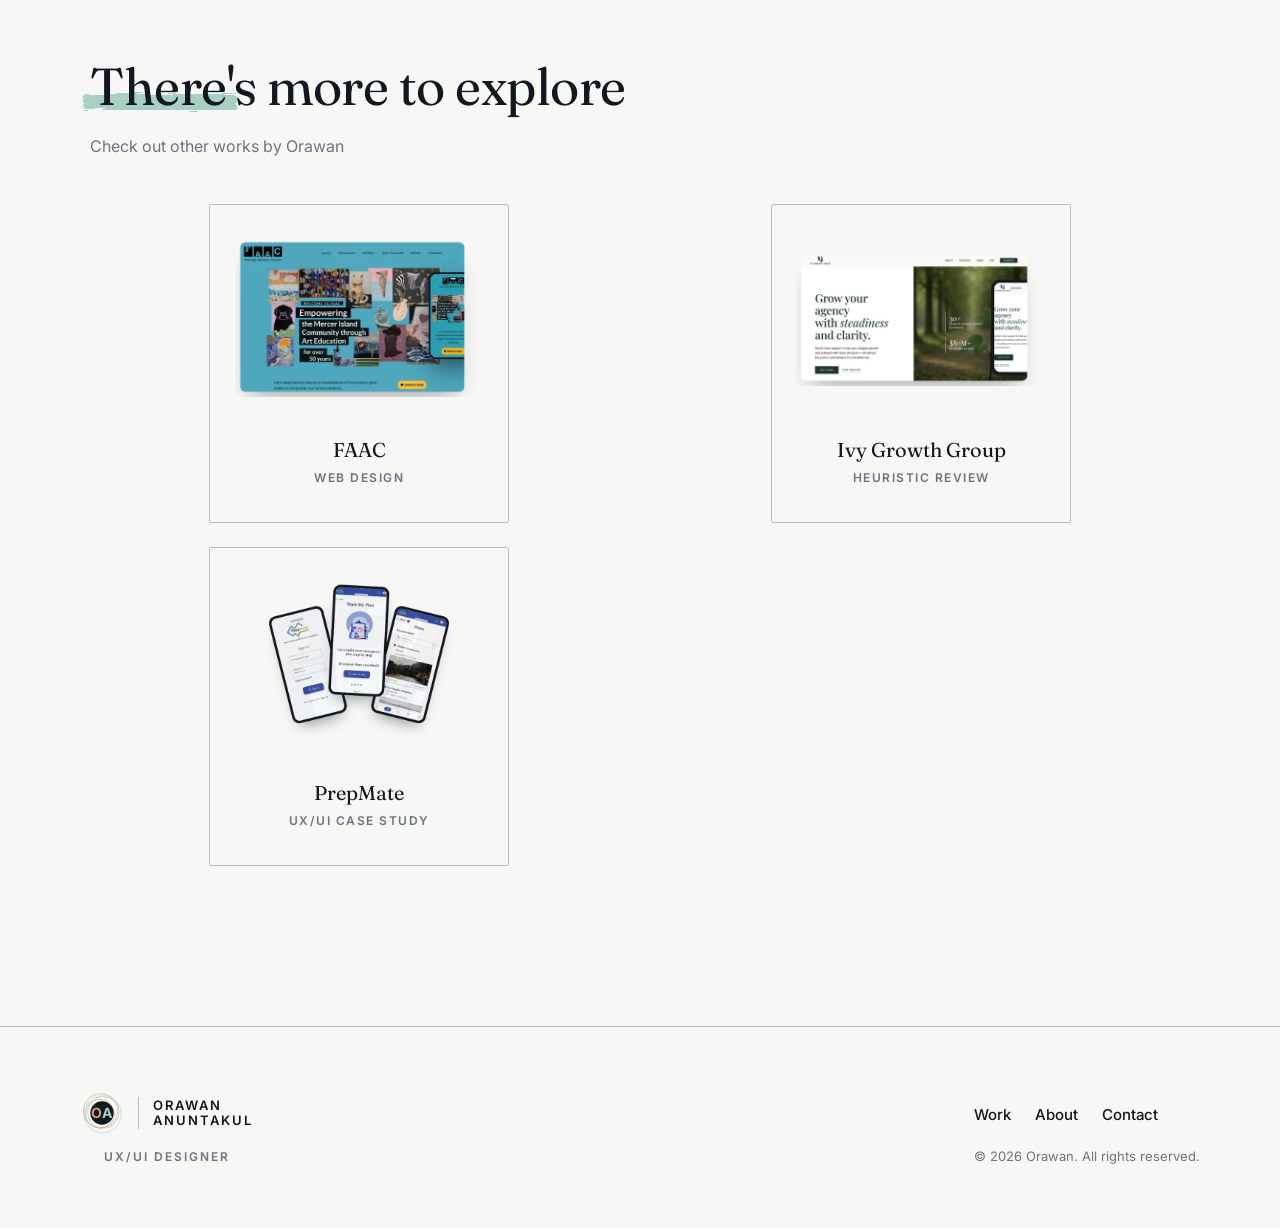
<file: case-studies/no-fuss-meal-plan/index.html>
<!doctype html>
<html lang="en">
<head>
<meta charset="utf-8">
<meta name="viewport" content="width=device-width,initial-scale=1">
<title>No Fuss Meal Plan — Case Study — Orawan</title>
<link rel="preconnect" href="https://fonts.googleapis.com">
<link rel="preconnect" href="https://fonts.gstatic.com" crossorigin>
<link href="https://fonts.googleapis.com/css2?family=Fraunces:ital,opsz,wght@0,9..144,400;0,9..144,500;1,9..144,400&family=Inter:wght@400;500;600;700&display=swap" rel="stylesheet">
<style>
  :root {
    color-scheme: light;
    --color-bg-base: #F7F8F6;
    --color-bg-muted: #EDEFEB;
    --color-white: #FFFFFF;
    --color-ink-900: #12181F;
    --color-ink-700: #2B333C;
    --color-ink-500: #6B7480;
    --color-ink-300: #B7BEC6;
    --color-accent-terracotta: #D99A7C;
    --color-accent-seafoam: #A8CFC3;
    --font-display: 'Fraunces', Georgia, serif;
    --font-sans: 'Inter', -apple-system, BlinkMacSystemFont, sans-serif;
  }
  :root[data-theme="dark"] {
    --color-bg-base: #12181F;
    --color-bg-muted: #1B222B;
    --color-ink-900: #F7F8F6;
    --color-ink-700: #DADFE3;
    --color-ink-500: #9AA3AD;
    --color-ink-300: #3A424C;
    --color-white: #12181F;
  }
  * { box-sizing: border-box; }
  body { margin: 0; background: var(--color-bg-base); color: var(--color-ink-700); font-family: var(--font-sans); -webkit-font-smoothing: antialiased; }
  img { max-width: 100%; }

  /* ---------- §6 Navigation (approved) ---------- */
  .site-nav { position: sticky; top: 0; z-index: 50; background: var(--color-bg-base); }
  .nav-inner { max-width: 1280px; margin: 0 auto; padding: 20px 24px; display: grid; grid-template-columns: auto 1fr auto; align-items: center; gap: 24px; }
  @media (min-width: 640px) { .nav-inner { padding: 24px 80px; } }
  @media (max-width: 639px) { .nav-inner { grid-template-columns: 1fr auto; row-gap: 12px; } .nav-links { grid-column: 1 / -1; gap: 28px; } }
  .wordmark { display: inline-flex; align-items: center; gap: 14px; text-decoration: none; }
  .wordmark:focus-visible { outline: 2px solid var(--color-accent-terracotta); outline-offset: 3px; }
  .logo-badge { position: relative; flex: none; width: 44px; height: 44px; display: flex; align-items: center; justify-content: center; user-select: none; }
  .logo-badge svg { position: absolute; inset: 0; width: 100%; height: 100%; overflow: visible; }
  .logo-badge span { position: relative; font-family: var(--font-sans); font-weight: 700; font-size: 14px; line-height: 1; letter-spacing: 1px; color: var(--color-bg-base); }
  .logo-badge span .logo-o { color: var(--color-accent-terracotta); }
  .logo-badge span .logo-a { color: var(--color-accent-seafoam); }
  .wordmark-divider { width: 1px; height: 32px; background: var(--color-ink-300); flex: none; }
  .wordmark-name { display: flex; flex-direction: column; gap: 2px; line-height: 1; }
  .wordmark-name span { font-family: var(--font-sans); font-weight: 600; font-size: 0.8125rem; letter-spacing: 2px; color: var(--color-ink-900); }
  .nav-brand { display: flex; flex-direction: column; align-items: center; gap: 8px; justify-self: start; }
  .nav-role { font-family: var(--font-sans); font-weight: 600; font-size: 0.75rem; letter-spacing: 2px; text-transform: uppercase; line-height: 1; color: var(--color-ink-500); margin: 0; }
  .nav-links { display: flex; align-items: center; gap: 36px; margin: 0; padding: 0; list-style: none; }
  .nav-links a { position: relative; font-family: var(--font-sans); font-weight: 500; font-size: 0.9375rem; color: var(--color-ink-900); text-decoration: none; padding-bottom: 8px; }
  .nav-links a::after { content: ""; position: absolute; left: 0; right: 0; bottom: 0; height: 1px; background: var(--color-ink-900); opacity: 0; transform: scaleX(0.4); transform-origin: left; transition: opacity .15s ease, transform .15s ease; }
  .nav-links a:hover::after { opacity: .45; transform: scaleX(1); }
  .nav-links a.is-active::after { opacity: 1; transform: scaleX(1); }
  .nav-links a:focus-visible { outline: none; }
  .nav-links a:focus-visible::after { opacity: 1; transform: scaleX(1); background: var(--color-accent-terracotta); height: 2px; }

  /* ---------- §6 Buttons (approved) ---------- */
  .btn-ghost { display: inline-flex; align-items: center; justify-content: center; border: 1px solid var(--color-ink-300); background: transparent; color: var(--color-ink-900); font-family: var(--font-sans); font-weight: 600; font-size: 0.875rem; letter-spacing: 0.5px; padding: 15px 28px; border-radius: 0; text-decoration: none; cursor: pointer; transition: background-color .18s ease, color .18s ease, border-color .18s ease; }
  .btn-ghost:hover { background: var(--color-ink-900); color: var(--color-bg-base); border-color: var(--color-ink-900); }
  .btn-ghost:focus-visible { outline: 2px solid var(--color-accent-terracotta); outline-offset: 3px; }

  /* ---------- §6 Case-study hero (approved, verbatim) ---------- */
  .hero { max-width: 1280px; margin: 0 auto; padding: 56px 24px 96px; display: grid; grid-template-columns: 1.05fr 1fr; gap: 64px; align-items: center; }
  @media (min-width: 640px) { .hero { padding: 72px 80px 128px; } }
  @media (max-width: 860px) { .hero { grid-template-columns: 1fr; gap: 56px; padding-top: 40px; } }
  .hero-eyebrow { font-family: var(--font-sans); font-weight: 600; font-size: 0.8125rem; letter-spacing: 1.5px; text-transform: uppercase; color: var(--color-ink-500); margin: 0 0 20px; }
  .hero h1 { font-family: var(--font-display); font-weight: 400; font-size: clamp(2.25rem, 1.6rem + 3.2vw, 5rem); letter-spacing: -0.5px; line-height: 1.15; color: var(--color-ink-900); margin: 0 0 24px; text-wrap: balance; }
  .hero-description { font-size: 1.0625rem; line-height: 1.6; color: var(--color-ink-700); max-width: 34rem; margin: 0 0 40px; }
  .meta-row { display: flex; flex-wrap: wrap; gap: 32px; margin: 0 0 40px; padding: 0; list-style: none; }
  .meta-row dt { font-family: var(--font-sans); font-weight: 600; font-size: 0.75rem; letter-spacing: 1.5px; text-transform: uppercase; color: var(--color-ink-500); margin: 0 0 6px; }
  .meta-row dd { font-family: var(--font-sans); font-size: 0.9375rem; color: var(--color-ink-900); margin: 0; }
  .mockup-area { position: relative; width: 100%; max-width: 460px; height: 420px; margin: 0 auto; }
  @media (max-width: 860px) { .mockup-area { height: 320px; max-width: 360px; } }
  .device-phone-fan { position: absolute; width: 34%; top: 6%; }
  .device-phone-fan.fan-1 { left: 2%; top: 16%; transform: rotate(-14deg); z-index: 1; }
  .device-phone-fan.fan-2 { left: 33%; top: 0%; transform: rotate(3deg); z-index: 3; }
  .device-phone-fan.fan-3 { left: 64%; top: 16%; transform: rotate(14deg); z-index: 2; }
  .phone-frame { background: var(--color-ink-900); border-radius: 20px; padding: 7px; box-shadow: 0 26px 40px -18px rgba(18, 24, 31, 0.42); }
  .phone-screen { background: var(--color-white); border-radius: 14px; aspect-ratio: 9/18.5; position: relative; overflow: hidden; padding: 11% 9%; display: flex; flex-direction: column; gap: 8%; }
  .phone-notch { position: absolute; top: 5%; left: 50%; transform: translateX(-50%); width: 26%; height: 2.5%; border-radius: 3px; background: var(--color-ink-300); }
  .row-dot { display: flex; align-items: center; gap: 6%; }
  .row-dot .dot { width: 16%; aspect-ratio: 1; border-radius: 50%; flex: none; }
  .row-dot .line { height: 12%; border-radius: 2px; flex: 1; }
  .phone-line { height: 7%; border-radius: 2px; }
  .phone-fill { border-radius: 4px; flex: none; }
  .phone-ring { width: 42%; aspect-ratio: 1; border-radius: 50%; border: 4px solid var(--color-accent-terracotta); margin: auto; }

  /* ---------- Hero mockup screen content (page-specific — No Fuss Meal Plan only) ---------- */
  .collage-label { font-family: var(--font-sans); font-weight: 700; font-size: 11px; letter-spacing: 0.5px; color: var(--color-ink-900); margin-top: 16%; }
  .collage-group-label { font-family: var(--font-sans); font-weight: 600; font-size: 7px; letter-spacing: 0.5px; text-transform: uppercase; color: var(--color-ink-500); margin-top: 4%; }
  .collage-row { display: flex; align-items: center; gap: 8%; }
  .collage-row .swatch { width: 14%; aspect-ratio: 1; border-radius: 4px; flex: none; }
  .collage-row .check { width: 12%; aspect-ratio: 1; border-radius: 50%; border: 1.5px solid var(--color-ink-300); flex: none; }
  .collage-row .check.is-checked { background: var(--color-accent-seafoam); border-color: var(--color-accent-seafoam); }
  .collage-row .line { height: 10%; border-radius: 2px; flex: 1; background: var(--color-ink-300); }
  .collage-row .qty { font-family: var(--font-sans); font-size: 6px; color: var(--color-ink-500); flex: none; }


  /* ---------- Problem statement band ---------- */
  .problem-statement { max-width: 1280px; margin: 0 auto; padding: 0 24px 64px; }
  @media (min-width: 640px) { .problem-statement { padding: 0 80px 64px; } }
  .problem-statement__text { font-family: var(--font-display); font-weight: 400; font-size: clamp(1.75rem, 1.35rem + 1.8vw, 2.75rem); line-height: 1.3; letter-spacing: -0.25px; color: var(--color-ink-900); max-width: 46rem; margin: 0; text-wrap: balance; }

  /* ---------- Problem-statement supporting cards ---------- */
  .problem-cards { max-width: 1280px; margin: 0 auto; padding: 0 24px 64px; }
  @media (min-width: 640px) { .problem-cards { padding: 0 80px 64px; } }
  .problem-cards__grid { display: grid; grid-template-columns: 1fr; gap: 64px; }
  @media (min-width: 768px) { .problem-cards__grid { grid-template-columns: repeat(2, 1fr); } }
  .problem-card { position: relative; border: 1px solid var(--color-ink-300); border-radius: 2px; padding: 32px; box-shadow: 0 26px 40px -18px rgba(18, 24, 31, 0.42); }
  :root[data-theme="dark"] .problem-card { box-shadow: none; }
  .problem-card--accent { background: var(--color-white); }
  .problem-card--accent::before { content: ""; position: absolute; top: -24px; right: -24px; bottom: -24px; left: -24px; background: var(--color-accent-seafoam); border-radius: 2px; transform: rotate(5deg); z-index: -1; }
  .problem-card__heading { display: flex; align-items: center; gap: 12px; margin: 0 0 16px; }
  .problem-card__heading .problem-card__title { margin: 0; }
  .problem-card__icon { width: 28px; height: 28px; flex: none; color: var(--color-accent-terracotta); }
  .problem-card__icon svg { width: 100%; height: 100%; }
  .problem-card__title { font-family: var(--font-display); font-weight: 400; font-size: 1.25rem; color: var(--color-ink-900); margin: 0 0 16px; }
  .problem-card__list { margin: 0; padding: 0; list-style: none; display: flex; flex-direction: column; gap: 12px; }
  .problem-card__list li { font-size: 0.9375rem; line-height: 1.6; color: var(--color-ink-700); }
  .problem-card__list strong { color: var(--color-ink-900); font-weight: 600; }
  .problem-card__text { font-size: 0.9375rem; line-height: 1.6; color: var(--color-ink-700); margin: 0; }

  /* ---------- Section eyebrow + divider (approved, from Stepper components) ---------- */
  .section-kicker { display: flex; align-items: center; gap: 8px; margin-bottom: 32px; }
  .section-kicker .rule { width: 28px; height: 1px; background: var(--color-ink-500); flex: none; }
  .section-kicker span:last-child { font-family: var(--font-sans); font-weight: 600; font-size: 0.8125rem; letter-spacing: 1.5px; text-transform: uppercase; color: var(--color-ink-500); }

  /* ---------- §6 Table of contents sidebar (approved, verbatim) ---------- */
  .process-page { max-width: 1280px; margin: 0 auto; padding: 0 24px 40px; }
  @media (min-width: 640px) { .process-page { padding: 0 80px 40px; } }
  .process-grid { display: grid; grid-template-columns: minmax(84px, 168px) 1fr; gap: 20px; align-items: start; }
  @media (min-width: 640px) { .process-grid { gap: 48px; } }
  .toc-sidebar { position: sticky; top: 100px; display: flex; flex-direction: column; gap: 20px; min-width: 0; }
  .steps-content { min-width: 0; }
  .toc-item { display: flex; align-items: center; gap: 10px; text-decoration: none; font-family: var(--font-sans); font-weight: 500; font-size: 0.9375rem; color: var(--color-ink-300); transition: color 0.2s ease; }
  .toc-item.is-current { color: var(--color-ink-900); }
  .toc-item:focus-visible { outline: 2px solid var(--color-accent-terracotta); outline-offset: 3px; }
  .toc-dot { width: 8px; height: 8px; border-radius: 50%; border: 1.5px solid var(--color-ink-300); background: transparent; flex: none; transition: background-color 0.2s ease, border-color 0.2s ease; }
  .toc-item.is-current .toc-dot { background: var(--color-accent-terracotta); border-color: var(--color-accent-terracotta); }
  .step-section { min-height: 30vh; display: flex; flex-direction: column; justify-content: center; padding: 12px 0; }
  .step-section:not(:first-of-type) { border-top: 1px solid var(--color-ink-300); margin-top: 32px; padding-top: 32px; }
  .step-current-label { display: block; font-family: var(--font-sans); font-weight: 700; font-size: 1.5rem; letter-spacing: 0.5px; text-transform: uppercase; color: var(--color-ink-900); margin-bottom: 28px; }
  .step-section h3 { font-family: var(--font-sans); font-weight: 600; font-size: 1.375rem; color: var(--color-ink-900); margin: 0 0 16px; }
  .step-section p { font-size: 1.0625rem; line-height: 1.6; color: var(--color-ink-700); margin: 0 0 32px; max-width: 34rem; }
  .step-media { margin: 0 0 32px; max-width: 34rem; }
  .step-media img { width: 100%; display: block; border: 1px solid var(--color-ink-300); border-radius: 2px; box-shadow: 0 26px 40px -18px rgba(18, 24, 31, 0.42); }
  :root[data-theme="dark"] .step-media img { box-shadow: none; }
  .step-media figcaption { font-family: var(--font-sans); font-size: 0.8125rem; color: var(--color-ink-500); margin-top: 32px; }
  blockquote { font-family: var(--font-display); font-style: italic; font-size: 1.375rem; line-height: 1.5; color: var(--color-ink-900); max-width: 34rem; margin: 0 0 32px; padding: 0; }

  /* ---------- §6 Project card (approved, verbatim) — "more to explore" ---------- */
  .highlight { position: relative; white-space: nowrap; }
  .work-intro h2 .highlight::before { content: ""; position: absolute; left: -6%; width: clamp(80px, 112%, 160px); top: 50%; bottom: 0%; z-index: -1; background-repeat: no-repeat; background-size: 100% 100%; background-image: url("data:image/svg+xml,%3Csvg xmlns='http://www.w3.org/2000/svg' viewBox='0 0 400 60' preserveAspectRatio='none'%3E%3Cdefs%3E%3Cfilter id='r1' x='-15%25' y='-40%25' width='130%25' height='180%25'%3E%3CfeTurbulence type='fractalNoise' baseFrequency='0.012 0.35' numOctaves='2' seed='11' result='edgeNoise'/%3E%3CfeDisplacementMap in='SourceGraphic' in2='edgeNoise' scale='11' xChannelSelector='R' yChannelSelector='G' result='displaced'/%3E%3CfeTurbulence type='fractalNoise' baseFrequency='0.18 0.5' numOctaves='2' seed='4' result='grain'/%3E%3CfeColorMatrix in='grain' type='matrix' values='0 0 0 0 0  0 0 0 0 0  0 0 0 0 0  1.15 1.15 1.15 0 -0.22' result='grainAlpha'/%3E%3CfeComposite in='displaced' in2='grainAlpha' operator='in'/%3E%3C/filter%3E%3C/defs%3E%3Crect x='8' y='15' width='384' height='30' rx='4' fill='%23A8CFC3' filter='url(%23r1)'/%3E%3C/svg%3E"); }
  .work-intro { max-width: 1180px; margin: 0 auto; padding: 40px 24px 140px; }
  @media (min-width: 640px) { .work-intro { padding: 40px 40px 160px; } }
  .work-intro h2 { position: relative; display: inline-block; font-family: var(--font-display); font-weight: 400; font-size: clamp(2rem, 1.5rem + 2.2vw, 3.25rem); letter-spacing: -0.5px; line-height: 1.15; color: var(--color-ink-900); margin: 0; text-wrap: balance; }
  .work-intro .kicker { font-family: var(--font-sans); font-weight: 400; font-size: 1rem; color: var(--color-ink-500); margin: 20px 0 0; }
  .card-grid { display: grid; grid-template-columns: 1fr; gap: 24px; margin-top: 48px; }
  @media (min-width: 768px) { .card-grid { grid-template-columns: repeat(2, 1fr); } }
  .project-card { display: flex; flex-direction: column; align-items: center; border: 1px solid var(--color-ink-300); border-radius: 2px; padding: 32px 24px 24px; width: 100%; max-width: 300px; margin: 0 auto; text-decoration: none; color: inherit; transition: transform .2s ease, box-shadow .2s ease, border-color .2s ease; }
  .project-card:hover { transform: translateY(-4px); border-color: var(--color-ink-900); box-shadow: 0 20px 36px -22px rgba(18, 24, 31, 0.35); }
  .project-card:focus-visible { outline: 2px solid var(--color-accent-terracotta); outline-offset: 4px; }
  .card-mockup-area { position: relative; width: 100%; height: 160px; margin-bottom: 40px; }
  .card-device-monitor { position: absolute; left: 6%; top: 12%; width: 62%; transform: rotate(-3deg); z-index: 1; }
  .card-monitor-screen { background: var(--color-ink-900); border-radius: 10px; padding: 8px 8px 16px; box-shadow: 0 24px 34px -20px rgba(18, 24, 31, 0.4); }
  .card-monitor-stand { width: 30%; height: 10px; margin: 0 auto; background: var(--color-ink-900); border-radius: 0 0 4px 4px; }
  .card-monitor-inner { background: var(--color-white); border-radius: 3px; aspect-ratio: 16/11; overflow: hidden; display: flex; flex-direction: column; }
  .card-monitor-nav { height: 16%; background: var(--color-bg-muted); display: flex; align-items: center; gap: 4px; padding: 0 8%; flex: none; }
  .card-monitor-nav span { width: 5px; height: 5px; border-radius: 50%; background: var(--color-ink-300); }
  .card-monitor-content { flex: 1; display: flex; gap: 4%; padding: 8%; }
  .card-monitor-block { flex: 1; border-radius: 3px; }
  .card-device-phone-overlap { position: absolute; right: 2%; bottom: -6%; width: 26%; transform: rotate(7deg); z-index: 2; }
  .card-phone-frame { background: var(--color-ink-900); border-radius: 16px; padding: 6px; box-shadow: 0 18px 28px -16px rgba(18, 24, 31, 0.4); }
  .card-phone-screen { background: var(--color-white); border-radius: 11px; aspect-ratio: 9/18.5; position: relative; overflow: hidden; padding: 12% 10%; display: flex; flex-direction: column; gap: 8%; }
  .card-phone-notch { position: absolute; top: 5%; left: 50%; transform: translateX(-50%); width: 26%; height: 3%; border-radius: 3px; background: var(--color-ink-300); }
  .card-phone-line { height: 8%; border-radius: 2px; }
  .card-phone-fill { border-radius: 4px; flex: none; }
  .card-mockup-area--image { border-radius: 8px; overflow: hidden; background: var(--color-bg-base); }
  .card-mockup-area--image img { width: 100%; height: 100%; object-fit: contain; display: block; }
  .card-title { font-family: var(--font-display); font-weight: 400; font-size: 1.25rem; color: var(--color-ink-900); margin: 0 0 8px; text-align: center; }
  .card-role { font-family: var(--font-sans); font-weight: 600; font-size: 0.75rem; letter-spacing: 1.5px; text-transform: uppercase; color: var(--color-ink-500); margin: 0; text-align: center; min-height: 28px; }

  /* ---------- Theme toggle (approved — appears on every §6 component artifact) ---------- */
  .theme-toggle { justify-self: center; font-family: var(--font-sans); font-weight: 500; font-size: 0.8125rem; color: var(--color-ink-900); background: var(--color-bg-muted); border: 1px solid var(--color-ink-300); border-radius: 20px; padding: 8px 16px; cursor: pointer; }
  .theme-toggle:focus-visible { outline: 2px solid var(--color-accent-terracotta); outline-offset: 2px; }

  /* ---------- Footer (approved — appears on every page) ---------- */
  .site-footer { border-top: 1px solid var(--color-ink-300); padding: 64px 0; }
  .footer-inner { max-width: 1280px; margin: 0 auto; padding: 0 24px; display: flex; justify-content: space-between; align-items: flex-end; align-items: last baseline; gap: 48px; flex-wrap: wrap; }
  @media (min-width: 640px) { .footer-inner { padding: 0 80px; } }
  .footer-brand { display: flex; flex-direction: column; align-items: center; gap: 16px; max-width: 280px; }
  .footer-role { font-family: var(--font-sans); font-weight: 600; font-size: 0.75rem; letter-spacing: 2px; text-transform: uppercase; line-height: 1; color: var(--color-ink-500); margin: 0; }
  .footer-links-col { display: flex; flex-direction: column; }
  .footer-links { display: flex; flex-direction: row; gap: 24px; margin: 0; padding: 0; list-style: none; }
  .footer-links a { font-family: var(--font-sans); font-weight: 500; font-size: 0.9375rem; color: var(--color-ink-900); text-decoration: none; }
  .footer-links a:hover { text-decoration: underline; }
  .footer-links a:focus-visible { outline: 2px solid var(--color-accent-terracotta); outline-offset: 3px; }
  .footer-copyright { font-family: var(--font-sans); font-weight: 400; font-size: 0.8125rem; color: var(--color-ink-500); margin: 24px 0 0; }
  @media (max-width: 767px) {
    .site-footer { padding: 48px 0; }
    .footer-inner { gap: 24px; }
    .footer-copyright { margin-top: 16px; }
  }
</style>
</head>
<body>

<header class="site-nav">
  <div class="nav-inner">
    <div class="nav-brand"><a class="wordmark" href="../../index.html" aria-label="Orawan Anuntakul — home"><span class="logo-badge"><svg viewBox="0 0 64 64" aria-hidden="true"><circle cx="33" cy="34" r="27" fill="none" stroke="var(--color-accent-seafoam)" stroke-width="0.875"/><circle cx="30" cy="29" r="25" fill="none" stroke="var(--color-accent-terracotta)" stroke-width="0.875"/><circle cx="34" cy="31" r="23" fill="none" stroke="var(--color-accent-seafoam)" stroke-width="0.875"/><circle cx="29" cy="33" r="21" fill="none" stroke="var(--color-accent-terracotta)" stroke-width="0.875"/><circle cx="32" cy="32" r="17" fill="var(--color-ink-900)"/></svg><span><span class="logo-o">O</span><span class="logo-a">A</span></span></span><span class="wordmark-divider"></span><span class="wordmark-name"><span>ORAWAN</span><span>ANUNTAKUL</span></span></a><p class="nav-role">UX/UI Designer</p></div>
    <button class="theme-toggle" id="theme-toggle" type="button">Dark</button>
    <ul class="nav-links">
      <li><a href="../../work/index.html" class="is-active">Work</a></li>
      <li><a href="../../about/index.html">About</a></li>
      <li><a href="../../contact/index.html">Contact</a></li>
    </ul>
  </div>
</header>

<section class="hero">
  <div class="hero-text">
    <p class="hero-eyebrow">2025 — App Design</p>
    <h1>No Fuss Meal Plan</h1>
    <p class="hero-description">A streamlined meal-planning experience for busy users &mdash; from quick onboarding to weekly plans and grocery-ready lists &mdash; designed to reduce decision fatigue and keep healthy eating realistic.</p>
    <dl class="meta-row">
      <div><dt>Role</dt><dd>UX Research</dd></div>
      <div><dt>Duration</dt><dd>4 weeks</dd></div>
      <div style="text-align: center;"><dt>Tools</dt><dd>FigJam, Figma</dd></div>
    </dl>
    <a class="btn-ghost" href="No_Fuss_Meal_Plan_ConceptDesign.pdf" target="_blank" rel="noopener">View Final Presentation</a>
  </div>
  <div class="hero-media">
    <div class="mockup-area">
      <div class="device-phone-fan fan-1">
        <div class="phone-frame">
          <div class="phone-screen">
            <span class="phone-notch"></span>
            <span class="collage-label">Recipes</span>
            <div class="collage-row"><span class="swatch" style="background: var(--color-accent-terracotta);"></span><span class="line"></span><span class="qty">★4.8</span></div>
            <div class="collage-row"><span class="swatch" style="background: var(--color-accent-seafoam);"></span><span class="line"></span><span class="qty">★4.5</span></div>
            <div class="collage-row"><span class="swatch" style="background: var(--color-bg-muted);"></span><span class="line"></span><span class="qty">★4.2</span></div>
          </div>
        </div>
      </div>
      <div class="device-phone-fan fan-2">
        <div class="phone-frame">
          <div class="phone-screen">
            <span class="phone-notch"></span>
            <span class="collage-label">Shop</span>
            <span class="collage-group-label">Produce</span>
            <div class="collage-row"><span class="check is-checked"></span><span class="line"></span></div>
            <div class="collage-row"><span class="check"></span><span class="line"></span></div>
            <span class="collage-group-label">Dairy</span>
            <div class="collage-row"><span class="check"></span><span class="line"></span></div>
          </div>
        </div>
      </div>
      <div class="device-phone-fan fan-3">
        <div class="phone-frame">
          <div class="phone-screen">
            <span class="phone-notch"></span>
            <span class="collage-label">Plan</span>
            <span class="collage-group-label">Mon</span>
            <div class="collage-row"><span class="swatch" style="background: var(--color-accent-terracotta);"></span><span class="line"></span></div>
            <span class="collage-group-label">Tue</span>
            <div class="collage-row"><span class="swatch" style="background: var(--color-accent-seafoam);"></span><span class="line"></span></div>
          </div>
        </div>
      </div>
    </div>
  </div>
</section>

<section class="problem-statement">
  <div class="section-kicker"><span class="rule"></span><span>The Problem</span></div>
  <p class="problem-statement__text">How might we help people get 100% of their daily nutritional needs met through whole foods every day?</p>
</section>

<div class="problem-cards">
  <div class="section-kicker"><span class="rule"></span><span>Goal &amp; Proposed Solution</span></div>
  <div class="problem-cards__grid">
  <div class="problem-card">
    <div class="problem-card__heading">
      <div class="problem-card__icon" aria-hidden="true"><svg viewBox="0 0 24 24" fill="none" stroke="currentColor" stroke-width="1.5"><circle cx="12" cy="12" r="9"/><circle cx="12" cy="12" r="5.5"/><circle cx="12" cy="12" r="2" fill="currentColor" stroke="none"/></svg></div>
      <h3 class="problem-card__title">Research &amp; Goal</h3>
    </div>
    <ul class="problem-card__list">
      <li><strong>Simplify:</strong> Make healthy cooking easier with straightforward guidance, limited equipment, and step-by-step support.</li>
      <li><strong>Motivate:</strong> Encourage gradual, sustainable habit change through small wins and ongoing encouragement.</li>
      <li><strong>Track Progress:</strong> Visualize each user&rsquo;s journey to highlight progress and minimize the impact of setbacks.</li>
    </ul>
  </div>
  <div class="problem-card problem-card--accent">
    <div class="problem-card__heading">
      <div class="problem-card__icon" aria-hidden="true"><svg viewBox="0 0 24 24" fill="none" stroke="currentColor" stroke-width="1.5" stroke-linecap="round" stroke-linejoin="round"><path d="M9 18h6"/><path d="M10 21h4"/><path d="M12 3a6 6 0 0 0-4 10.5c.6.6 1 1.4 1 2.3V17h6v-1.2c0-.9.4-1.7 1-2.3A6 6 0 0 0 12 3z"/></svg></div>
      <h3 class="problem-card__title">The Solution</h3>
    </div>
    <p class="problem-card__text">A synergistic platform built around simple meals that need limited equipment &mdash; a drag-and-drop meal calendar, a community rating system, and auto-populated shopping lists linked directly to grocery delivery services.</p>
  </div>
  </div>
</div>

<div class="process-page">
  <div class="section-kicker"><span class="rule"></span><span>The Process</span></div>


  <div class="process-grid">
    <aside class="toc-sidebar" aria-label="Process steps">
      <a class="toc-item is-current" href="#step-discovery" data-step="discovery"><span class="toc-dot"></span><span>01. Discovery</span></a>
      <a class="toc-item" href="#step-ideate" data-step="ideate"><span class="toc-dot"></span><span>02. Ideate</span></a>
      <a class="toc-item" href="#step-about-the-app" data-step="about-the-app"><span class="toc-dot"></span><span>03. About the App</span></a>
      <a class="toc-item" href="#step-design-process" data-step="design-process"><span class="toc-dot"></span><span>04. Design Process</span></a>
      <a class="toc-item" href="#step-validate" data-step="validate"><span class="toc-dot"></span><span>05. Validate</span></a>
    </aside>

    <div class="steps-content">
      <section class="step-section" id="step-discovery">
        <span class="step-current-label">01. Discovery</span>
        <h3>User Interviews</h3>
        <p>Conducted 21 in-depth interviews (40 min avg.) to understand dietary habits, meal planning, and nutrition-app usage. Five themes stood out: a motivation gap that causes users to lose steam and revert to old habits, information overload from conflicting nutrition advice, limited cooking skills that create a barrier for newcomers, time constraints that make healthy eating hard to sustain for busy families, and resistance to shifting from an &ldquo;all-or-nothing&rdquo; mindset to gradual behavior change.</p>
        <h3>Persona &amp; Empathy Map</h3>
        <p>Research surfaced two primary archetypes: &ldquo;Nutrition Newbies,&rdquo; who have limited cooking skills and feel daunted by the research required to get started, and &ldquo;Family-Focused Hopefuls,&rdquo; whose time constraints and picky eaters make healthy eating hard to sustain.</p>
        <figure class="step-media"><img src="images/no-fuss-meal-app/archetypes.webp" alt="Nutrition Newbies and Family-Focused Hopefuls archetypes"><figcaption>Nutrition Newbies and Family-Focused Hopefuls archetypes</figcaption></figure>
        <h3>User Journey</h3>
        <p>Mapping each archetype&rsquo;s journey highlighted where motivation typically drops off, and where a small, well-timed nudge could keep someone on track.</p>
        <figure class="step-media"><img src="images/no-fuss-meal-app/user-journey.webp" alt="User journey map for the Eat Real Foods meal-planning experience"><figcaption>User journey map for the Eat Real Foods meal-planning experience</figcaption></figure>
        <h3>Competitive Analysis</h3>
        <p>A review of leading nutrition, meal-planning, and wellness platforms &mdash; including MyFitnessPal, Noom, and Lifesum for tracking and habit coaching, HelloFresh and PlateJoy for personalized meal delivery, and Yuka for ingredient transparency &mdash; showed most tools optimize for tracking or delivery, but few help someone build a sustainable, whole-foods habit from scratch.</p>
      </section>

      <section class="step-section" id="step-ideate">
        <span class="step-current-label">02. Ideate</span>
        <h3>Concept Sketches</h3>
        <p>In a collaborative ideation workshop, the team used a FigJam creative matrix to translate research and competitive insights into product opportunities focused on simplifying healthy eating and supporting sustainable behavior change.</p>
        <figure class="step-media"><img src="images/no-fuss-meal-app/ideation-workshop.webp" alt="FigJam creative matrix from the ideation workshop mapping research insights to product opportunities"><figcaption>FigJam creative matrix from the ideation workshop mapping research insights to product opportunities</figcaption></figure>
      </section>

      <section class="step-section" id="step-about-the-app">
        <span class="step-current-label">03. About the App</span>
        <h3>Overview</h3>
        <p>No-Fuss Meal Plan is a mobile meal-planning app designed to make healthy eating easier by creating meal plans based on key ingredients for people who feel overwhelmed by nutrition advice and habit change.</p>
        <h3>Who It&rsquo;s For</h3>
        <p>The app speaks to two research-backed archetypes &mdash; &ldquo;Nutrition Newbies&rdquo; and &ldquo;Family-Focused Hopefuls&rdquo; &mdash; who both want to eat more whole foods but feel overwhelmed by conflicting advice, struggle to change habits, and see healthy cooking as time-consuming.</p>
      </section>

      <section class="step-section" id="step-design-process">
        <span class="step-current-label">04. Design Process</span>
        <h3>Visual Design</h3>
        <p>Low-fidelity wireframes in Figma let the team rapidly test concepts, user flows, and information architecture while keeping the focus on usability rather than visual polish. Key features include goal tracking and rewards, recipe search with personalized filters and ingredient alerts, flexible weekly and monthly meal planning, auto-generated shopping lists, and simple navigation across Pantry, Recipes, Plan, Shop, and Profile.</p>
        <figure class="step-media"><img src="images/no-fuss-meal-app/scenario.webp" alt="No-Fuss Meal Plan app scenario showing key user flows and screens"><figcaption>No-Fuss Meal Plan app scenario showing key user flows and screens</figcaption></figure>
        <figure class="step-media"><img src="images/no-fuss-meal-app/key-features.webp" alt="Key features overview highlighting goal tracking and rewards, recipe search, and meal planning"><figcaption>Key features overview highlighting goal tracking and rewards, recipe search, and meal planning</figcaption></figure>
        <figure class="step-media"><img src="images/no-fuss-meal-app/low-fi.webp" alt="Low-fidelity wireframes for the No-Fuss Meal Plan app in Figma"><figcaption>Low-fidelity wireframes for the No-Fuss Meal Plan app in Figma</figcaption></figure>
      </section>

      <section class="step-section" id="step-validate">
        <span class="step-current-label">05. Validate</span>
        <h3>Usability Testing</h3>
        <p>Tested the concept with six participants to validate its ability to simplify meal planning and support gradual dietary change. Users valued having pantry management, meal planning, and shopping lists in a single platform, especially finding recipes based on ingredients they already had, and responded most positively to features that reduced planning effort and made progress visible. Next steps are to simplify the interface further, personalize recommendations based on dietary needs, and streamline shopping through smarter lists and delivery integrations.</p>
      </section>
    </div>
  </div>
</div>

<section class="work-intro">
  <h2><span class="highlight">There's</span> more to explore</h2>
  <p class="kicker">Check out other works by Orawan</p>
  <div class="card-grid">
    <!-- FAAC -->
    <a class="project-card" href="../faac/index.html">
      <div class="card-mockup-area card-mockup-area--image">
        <img src="images/project-cards/faac-card.webp" alt="FAAC case-study hero mockup preview">
      </div>
      <p class="card-title">FAAC</p>
      <p class="card-role">Web Design</p>
    </a>
    <!-- Ivy Growth Group -->
    <a class="project-card" href="../ivy-growth-group/index.html">
      <div class="card-mockup-area card-mockup-area--image">
        <img src="images/project-cards/ivygrowthgroup-card.webp" alt="Ivy Growth Group case-study hero mockup preview">
      </div>
      <p class="card-title">Ivy Growth Group</p>
      <p class="card-role">Heuristic Review</p>
    </a>
    <!-- PrepMate -->
    <a class="project-card" href="../prepmate/index.html">
      <div class="card-mockup-area card-mockup-area--image">
        <img src="images/project-cards/prepmate-card.webp" alt="PrepMate case-study hero mockup preview">
      </div>
      <p class="card-title">PrepMate</p>
      <p class="card-role">UX/UI Case Study</p>
    </a>
  </div>
</section>

<footer class="site-footer">
  <div class="footer-inner">
    <div class="footer-brand">
      <a class="wordmark" href="../../index.html" aria-label="Orawan Anuntakul — home"><span class="logo-badge"><svg viewBox="0 0 64 64" aria-hidden="true"><circle cx="33" cy="34" r="27" fill="none" stroke="var(--color-accent-seafoam)" stroke-width="0.875"/><circle cx="30" cy="29" r="25" fill="none" stroke="var(--color-accent-terracotta)" stroke-width="0.875"/><circle cx="34" cy="31" r="23" fill="none" stroke="var(--color-accent-seafoam)" stroke-width="0.875"/><circle cx="29" cy="33" r="21" fill="none" stroke="var(--color-accent-terracotta)" stroke-width="0.875"/><circle cx="32" cy="32" r="17" fill="var(--color-ink-900)"/></svg><span><span class="logo-o">O</span><span class="logo-a">A</span></span></span><span class="wordmark-divider"></span><span class="wordmark-name"><span>ORAWAN</span><span>ANUNTAKUL</span></span></a>
      <p class="footer-role">UX/UI Designer</p>
    </div>
    <div class="footer-links-col">
      <ul class="footer-links">
        <li><a href="../../work/index.html">Work</a></li>
        <li><a href="../../about/index.html">About</a></li>
        <li><a href="../../contact/index.html">Contact</a></li>
      </ul>
      <p class="footer-copyright">© 2026 Orawan. All rights reserved.</p>
    </div>
  </div>
</footer>

<script>
  (function () {
    var root = document.documentElement;
    var toggle = document.getElementById('theme-toggle');

    try {
      var saved = localStorage.getItem('theme');
      if (saved === 'dark' || saved === 'light') { root.setAttribute('data-theme', saved); }
    } catch (e) {}

    function isDarkNow() {
      return root.getAttribute('data-theme') === 'dark';
    }

    function updateLabel() {
      toggle.textContent = isDarkNow() ? 'Light' : 'Dark';
    }

    toggle.addEventListener('click', function () {
      var current = root.getAttribute('data-theme');
      var next = current === 'dark' ? 'light' : (current === 'light' ? null : 'dark');
      if (next) { root.setAttribute('data-theme', next); } else { root.removeAttribute('data-theme'); }
      try {
        if (next) { localStorage.setItem('theme', next); } else { localStorage.removeItem('theme'); }
      } catch (e) {}
      updateLabel();
    });

    updateLabel();
  })();
</script>
<script>
  (function () {
    var sections = Array.prototype.slice.call(document.querySelectorAll('.step-section'));
    var navItems = document.querySelectorAll('.toc-item');
    if (!sections.length || !navItems.length) return;

    function setCurrent(key) {
      navItems.forEach(function (el) {
        el.classList.toggle('is-current', el.dataset.step === key);
      });
    }

    function updateCurrent() {
      var vh = window.innerHeight;
      var bestSection = null;
      var bestVisible = -1;
      sections.forEach(function (section) {
        var rect = section.getBoundingClientRect();
        var visibleTop = Math.max(rect.top, 0);
        var visibleBottom = Math.min(rect.bottom, vh);
        var visible = Math.max(0, visibleBottom - visibleTop);
        if (visible > bestVisible) {
          bestVisible = visible;
          bestSection = section;
        }
      });
      if (bestSection && bestVisible > 0) {
        setCurrent(bestSection.id.replace('step-', ''));
      }
    }

    var ticking = false;
    function onScroll() {
      if (!ticking) {
        window.requestAnimationFrame(function () {
          updateCurrent();
          ticking = false;
        });
        ticking = true;
      }
    }
    window.addEventListener('scroll', onScroll, { passive: true });
    window.addEventListener('resize', onScroll);
    updateCurrent();
  })();
</script>

</body>
</html>
</file>
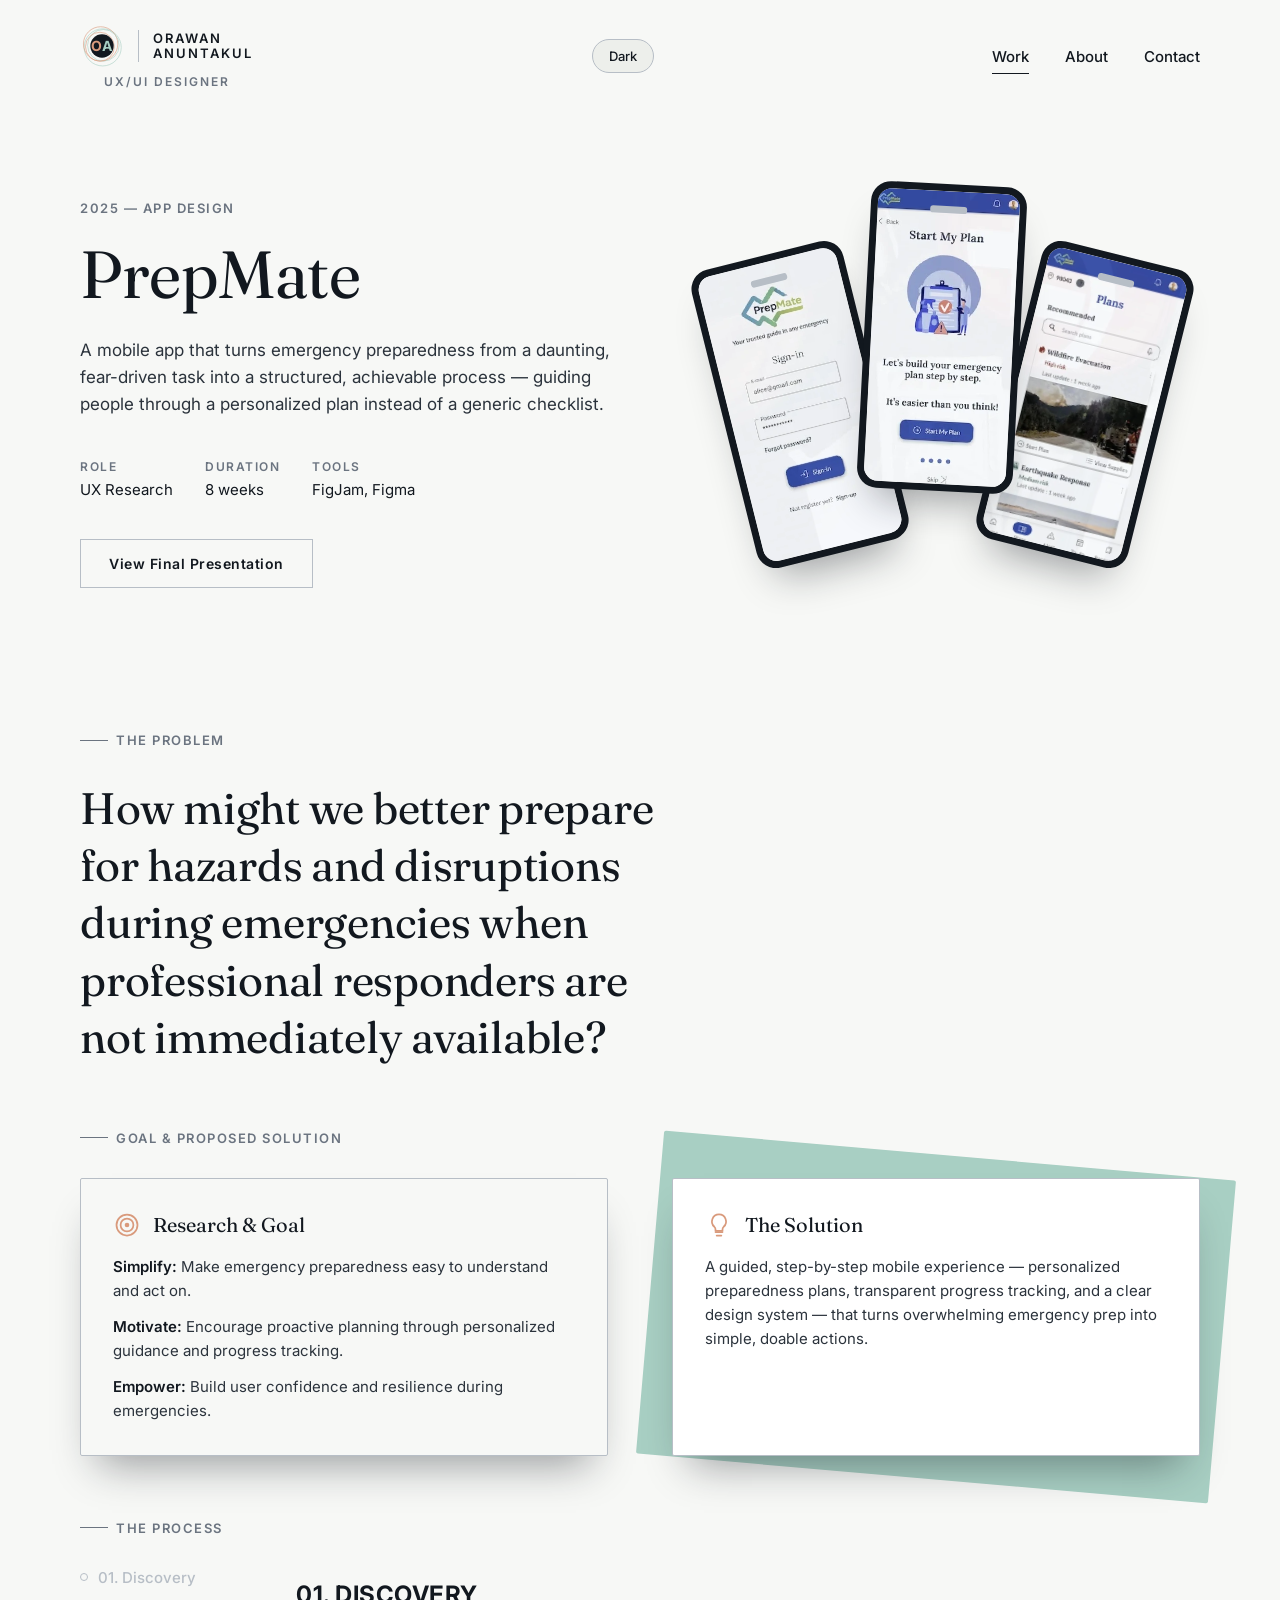
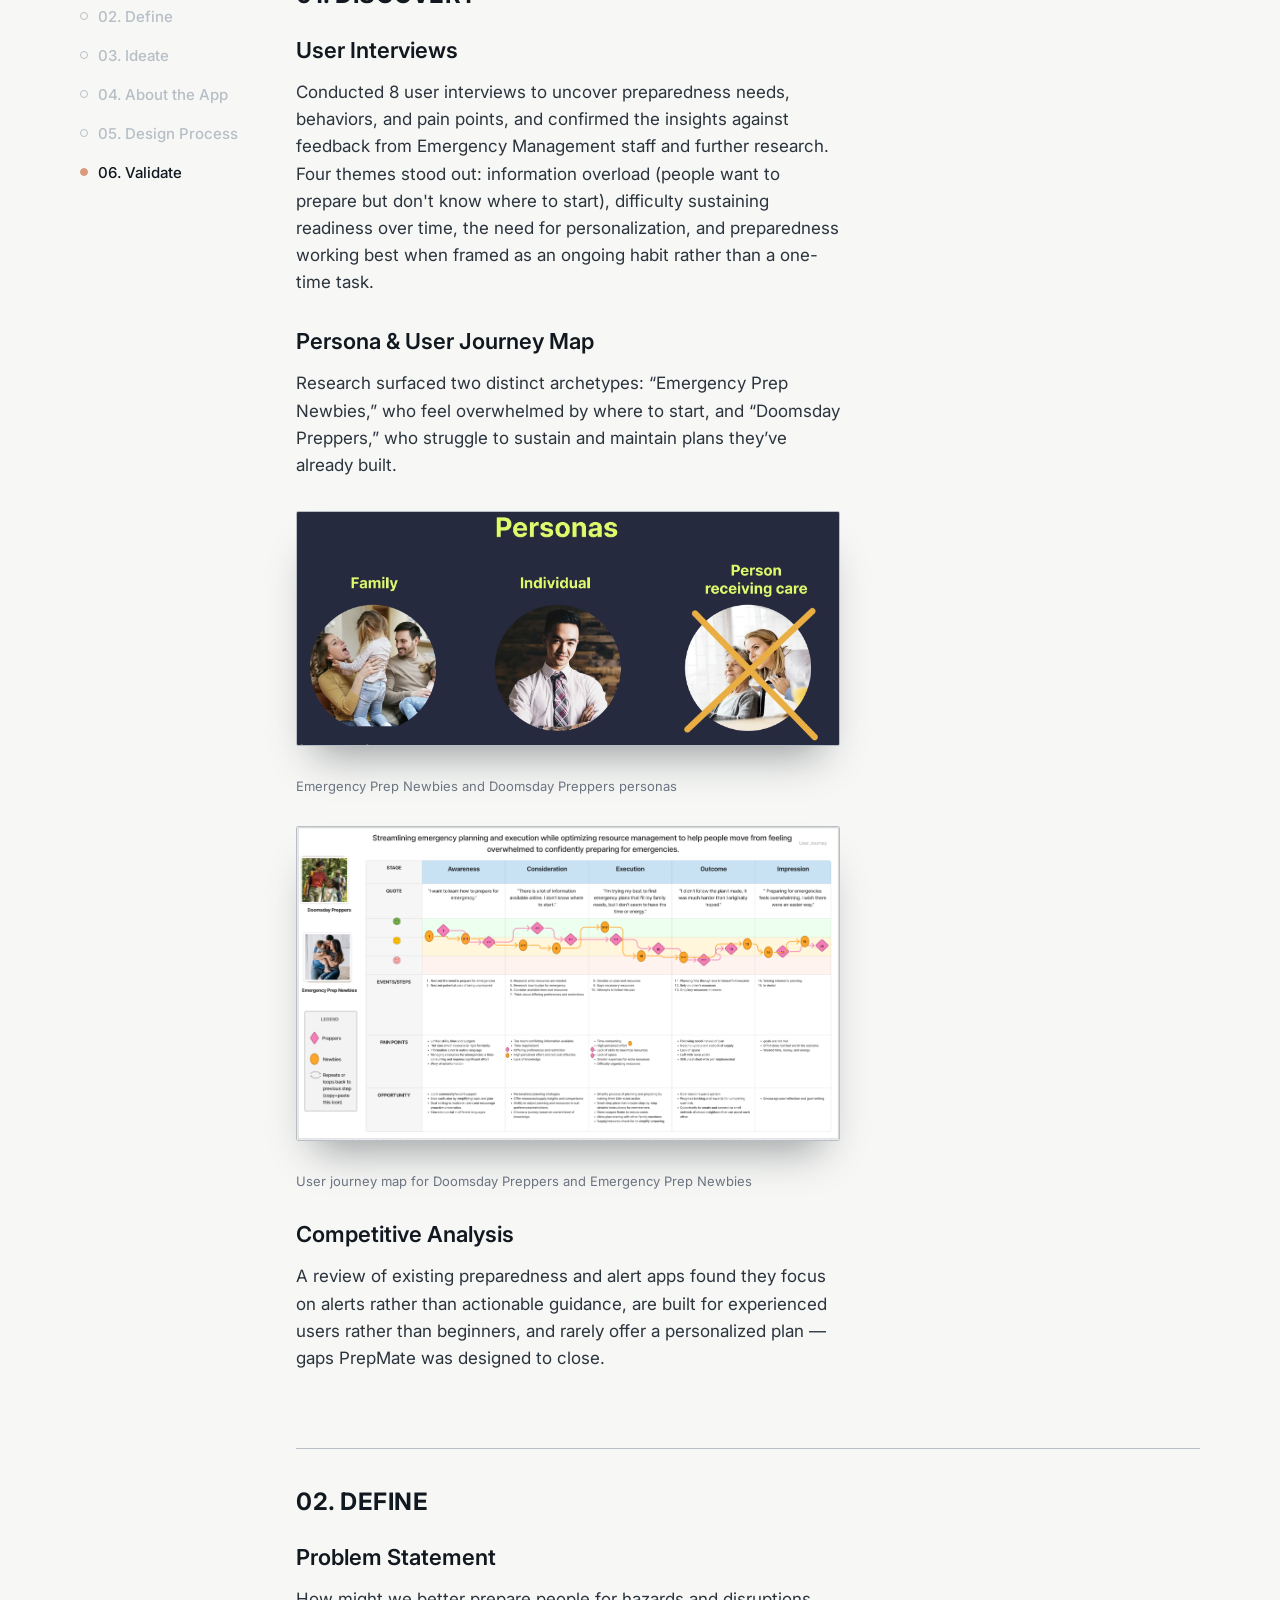
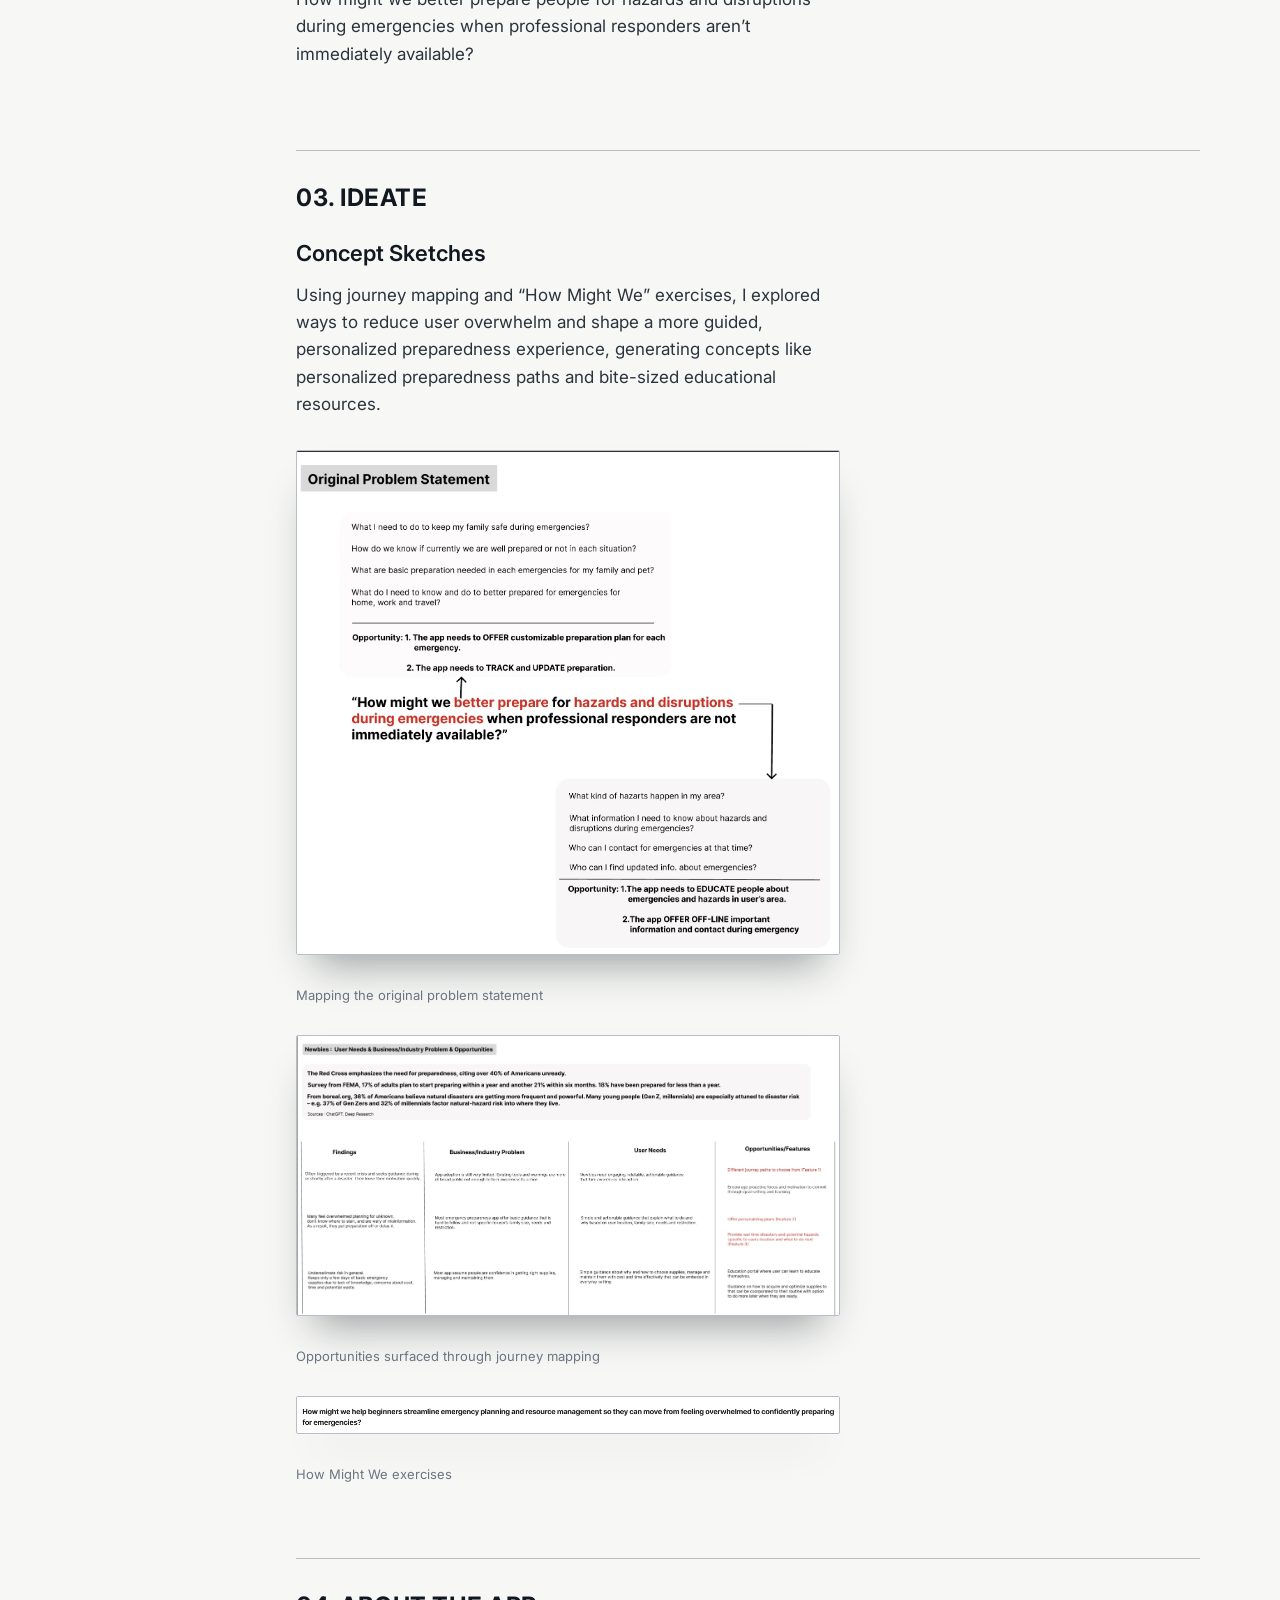
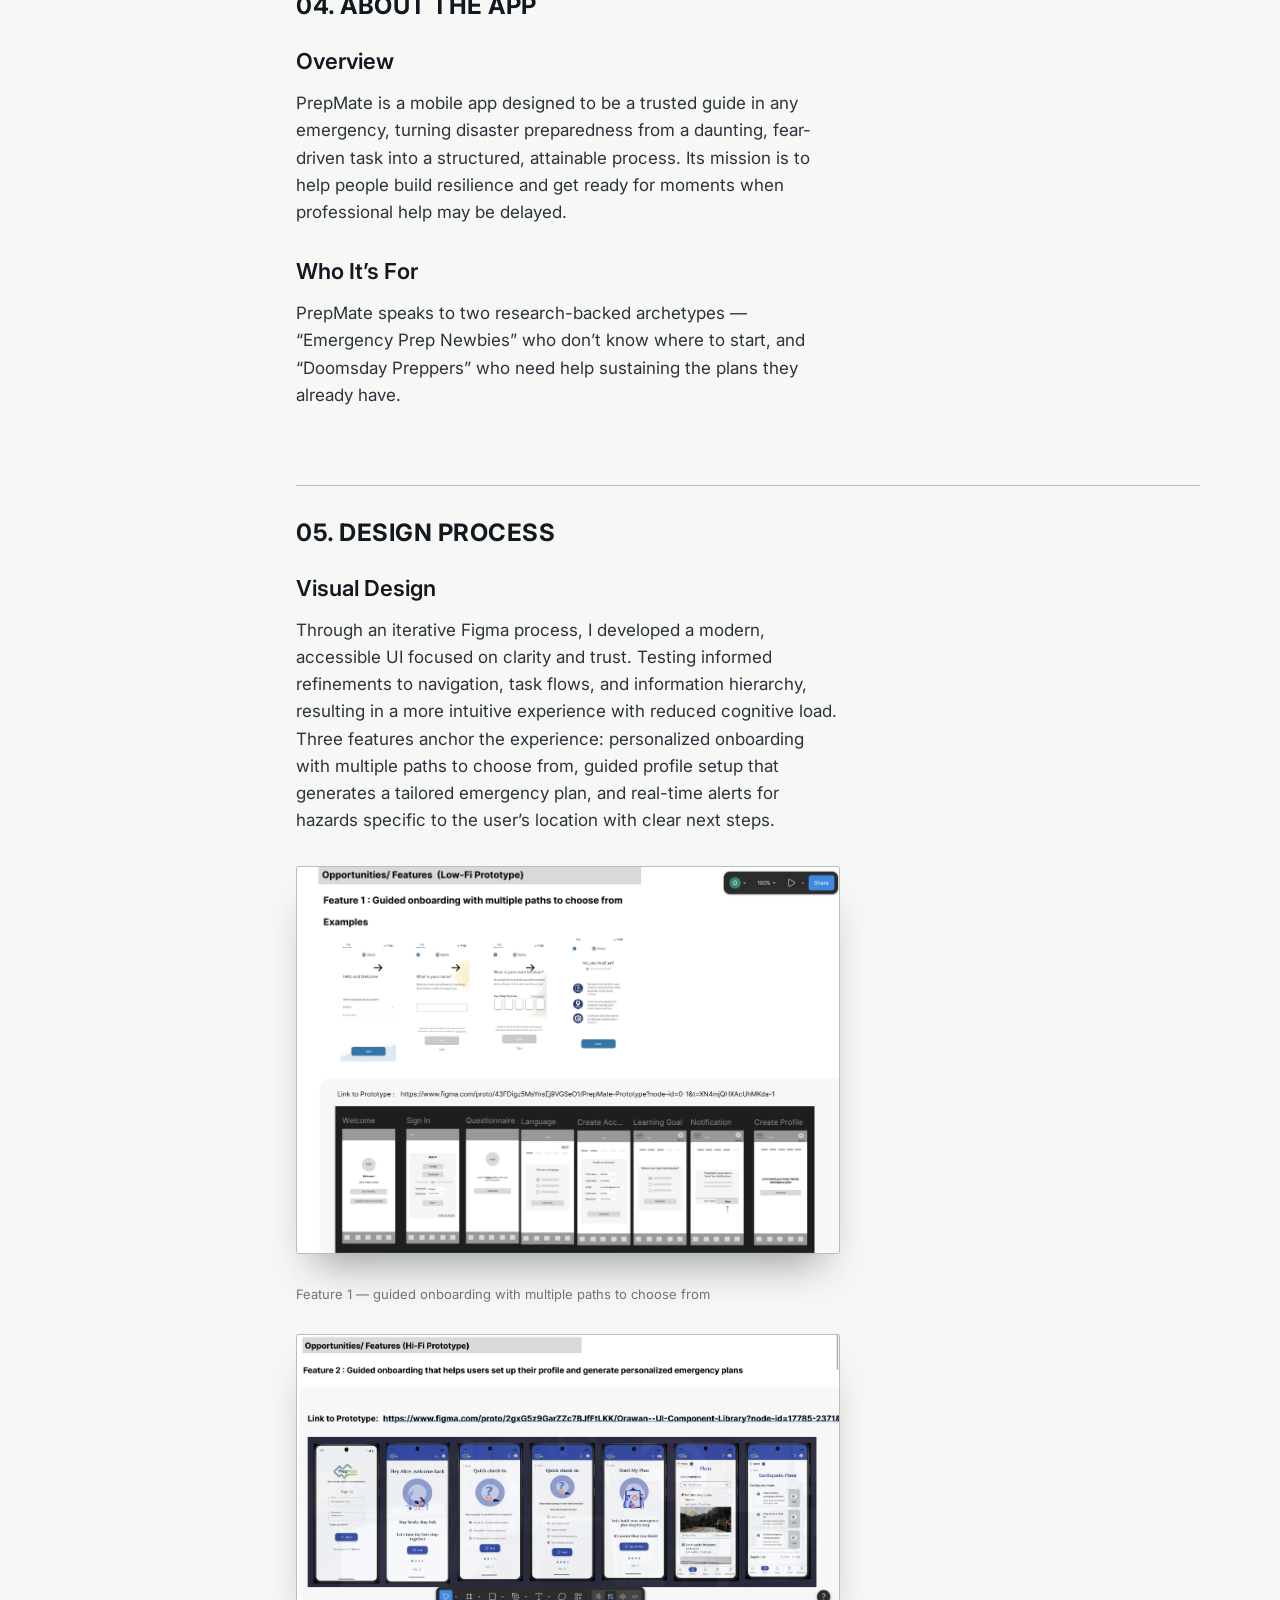
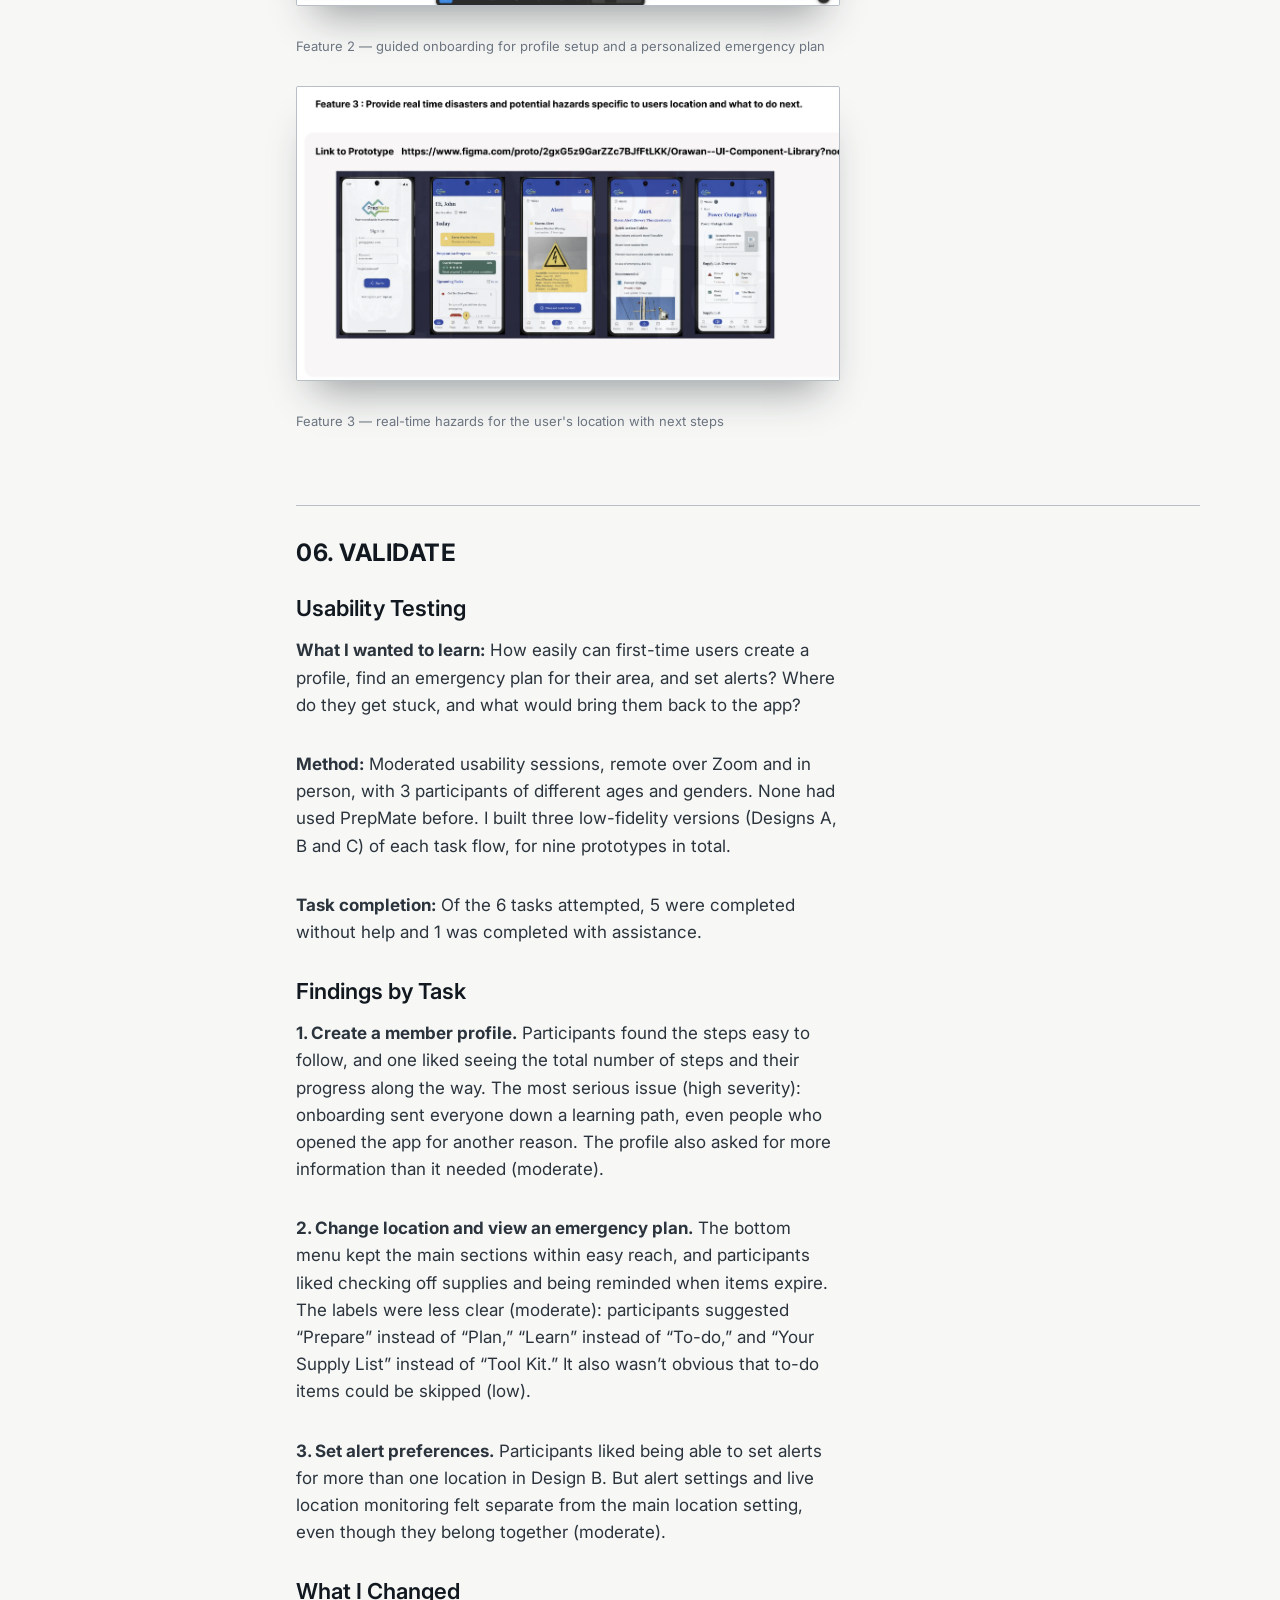
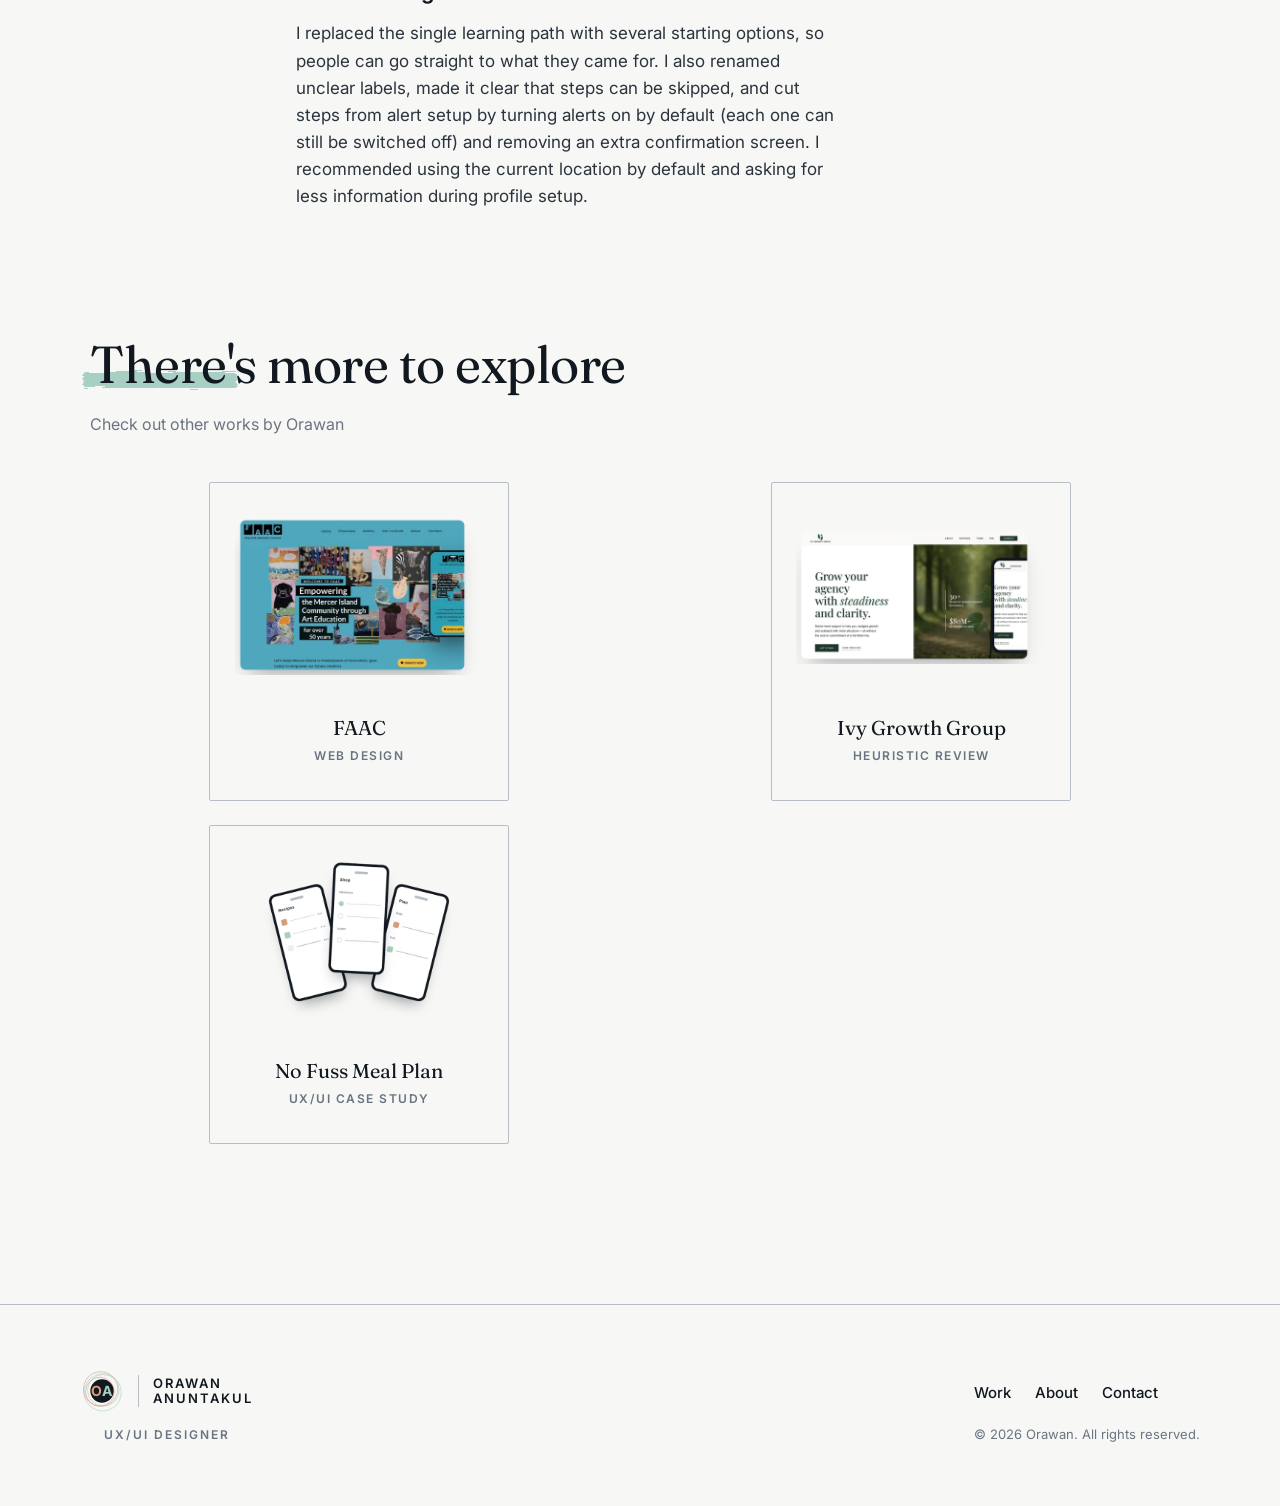
<file: case-studies/prepmate/index.html>
<!doctype html>
<html lang="en">
<head>
<meta charset="utf-8">
<meta name="viewport" content="width=device-width,initial-scale=1">
<title>PrepMate — Case Study — Orawan</title>
<link rel="preconnect" href="https://fonts.googleapis.com">
<link rel="preconnect" href="https://fonts.gstatic.com" crossorigin>
<link href="https://fonts.googleapis.com/css2?family=Fraunces:ital,opsz,wght@0,9..144,400;0,9..144,500;1,9..144,400&family=Inter:wght@400;500;600;700&display=swap" rel="stylesheet">
<style>
  :root {
    color-scheme: light;
    --color-bg-base: #F7F8F6;
    --color-bg-muted: #EDEFEB;
    --color-white: #FFFFFF;
    --color-ink-900: #12181F;
    --color-ink-700: #2B333C;
    --color-ink-500: #6B7480;
    --color-ink-300: #B7BEC6;
    --color-accent-terracotta: #D99A7C;
    --color-accent-seafoam: #A8CFC3;
    --font-display: 'Fraunces', Georgia, serif;
    --font-sans: 'Inter', -apple-system, BlinkMacSystemFont, sans-serif;
  }
  :root[data-theme="dark"] {
    --color-bg-base: #12181F;
    --color-bg-muted: #1B222B;
    --color-ink-900: #F7F8F6;
    --color-ink-700: #DADFE3;
    --color-ink-500: #9AA3AD;
    --color-ink-300: #3A424C;
    --color-white: #12181F;
  }
  * { box-sizing: border-box; }
  body { margin: 0; background: var(--color-bg-base); color: var(--color-ink-700); font-family: var(--font-sans); -webkit-font-smoothing: antialiased; }
  img { max-width: 100%; }

  /* ---------- §6 Navigation (approved) ---------- */
  .site-nav { position: sticky; top: 0; z-index: 50; background: var(--color-bg-base); }
  .nav-inner { max-width: 1280px; margin: 0 auto; padding: 20px 24px; display: grid; grid-template-columns: auto 1fr auto; align-items: center; gap: 24px; }
  @media (min-width: 640px) { .nav-inner { padding: 24px 80px; } }
  @media (max-width: 639px) { .nav-inner { grid-template-columns: 1fr auto; row-gap: 12px; } .nav-links { grid-column: 1 / -1; gap: 28px; } }
  .wordmark { display: inline-flex; align-items: center; gap: 14px; text-decoration: none; }
  .wordmark:focus-visible { outline: 2px solid var(--color-accent-terracotta); outline-offset: 3px; }
  .logo-badge { position: relative; flex: none; width: 44px; height: 44px; display: flex; align-items: center; justify-content: center; user-select: none; }
  .logo-badge svg { position: absolute; inset: 0; width: 100%; height: 100%; overflow: visible; }
  .logo-badge span { position: relative; font-family: var(--font-sans); font-weight: 700; font-size: 14px; line-height: 1; letter-spacing: 1px; color: var(--color-bg-base); }
  .logo-badge span .logo-o { color: var(--color-accent-terracotta); }
  .logo-badge span .logo-a { color: var(--color-accent-seafoam); }
  .wordmark-divider { width: 1px; height: 32px; background: var(--color-ink-300); flex: none; }
  .wordmark-name { display: flex; flex-direction: column; gap: 2px; line-height: 1; }
  .wordmark-name span { font-family: var(--font-sans); font-weight: 600; font-size: 0.8125rem; letter-spacing: 2px; color: var(--color-ink-900); }
  .nav-brand { display: flex; flex-direction: column; align-items: center; gap: 8px; justify-self: start; }
  .nav-role { font-family: var(--font-sans); font-weight: 600; font-size: 0.75rem; letter-spacing: 2px; text-transform: uppercase; line-height: 1; color: var(--color-ink-500); margin: 0; }
  .nav-links { display: flex; align-items: center; gap: 36px; margin: 0; padding: 0; list-style: none; }
  .nav-links a { position: relative; font-family: var(--font-sans); font-weight: 500; font-size: 0.9375rem; color: var(--color-ink-900); text-decoration: none; padding-bottom: 8px; }
  .nav-links a::after { content: ""; position: absolute; left: 0; right: 0; bottom: 0; height: 1px; background: var(--color-ink-900); opacity: 0; transform: scaleX(0.4); transform-origin: left; transition: opacity .15s ease, transform .15s ease; }
  .nav-links a:hover::after { opacity: .45; transform: scaleX(1); }
  .nav-links a.is-active::after { opacity: 1; transform: scaleX(1); }
  .nav-links a:focus-visible { outline: none; }
  .nav-links a:focus-visible::after { opacity: 1; transform: scaleX(1); background: var(--color-accent-terracotta); height: 2px; }

  /* ---------- §6 Buttons (approved) ---------- */
  .btn-ghost { display: inline-flex; align-items: center; justify-content: center; border: 1px solid var(--color-ink-300); background: transparent; color: var(--color-ink-900); font-family: var(--font-sans); font-weight: 600; font-size: 0.875rem; letter-spacing: 0.5px; padding: 15px 28px; border-radius: 0; text-decoration: none; cursor: pointer; transition: background-color .18s ease, color .18s ease, border-color .18s ease; }
  .btn-ghost:hover { background: var(--color-ink-900); color: var(--color-bg-base); border-color: var(--color-ink-900); }
  .btn-ghost:focus-visible { outline: 2px solid var(--color-accent-terracotta); outline-offset: 3px; }

  /* ---------- §6 Case-study hero (approved, verbatim) ---------- */
  .hero { max-width: 1280px; margin: 0 auto; padding: 56px 24px 96px; display: grid; grid-template-columns: 1.05fr 1fr; gap: 64px; align-items: center; }
  @media (min-width: 640px) { .hero { padding: 72px 80px 128px; } }
  @media (max-width: 860px) { .hero { grid-template-columns: 1fr; gap: 56px; padding-top: 40px; } }
  .hero-eyebrow { font-family: var(--font-sans); font-weight: 600; font-size: 0.8125rem; letter-spacing: 1.5px; text-transform: uppercase; color: var(--color-ink-500); margin: 0 0 20px; }
  .hero h1 { font-family: var(--font-display); font-weight: 400; font-size: clamp(2.25rem, 1.6rem + 3.2vw, 5rem); letter-spacing: -0.5px; line-height: 1.15; color: var(--color-ink-900); margin: 0 0 24px; text-wrap: balance; }
  .hero-description { font-size: 1.0625rem; line-height: 1.6; color: var(--color-ink-700); max-width: 34rem; margin: 0 0 40px; }
  .meta-row { display: flex; flex-wrap: wrap; gap: 32px; margin: 0 0 40px; padding: 0; list-style: none; }
  .meta-row dt { font-family: var(--font-sans); font-weight: 600; font-size: 0.75rem; letter-spacing: 1.5px; text-transform: uppercase; color: var(--color-ink-500); margin: 0 0 6px; }
  .meta-row dd { font-family: var(--font-sans); font-size: 0.9375rem; color: var(--color-ink-900); margin: 0; }
  .mockup-area { position: relative; width: 100%; max-width: 460px; height: 420px; margin: 0 auto; }
  @media (max-width: 860px) { .mockup-area { height: 320px; max-width: 360px; } }
  .device-phone-fan { position: absolute; width: 34%; top: 6%; }
  .device-phone-fan.fan-1 { left: 2%; top: 16%; transform: rotate(-14deg); z-index: 1; }
  .device-phone-fan.fan-2 { left: 33%; top: 0%; transform: rotate(3deg); z-index: 3; }
  .device-phone-fan.fan-3 { left: 64%; top: 16%; transform: rotate(14deg); z-index: 2; }
  .phone-frame { background: var(--color-ink-900); border-radius: 20px; padding: 7px; box-shadow: 0 26px 40px -18px rgba(18, 24, 31, 0.42); }
  .phone-screen { background: var(--color-white); border-radius: 14px; aspect-ratio: 9/18.5; position: relative; overflow: hidden; padding: 11% 9%; display: flex; flex-direction: column; gap: 8%; }
  .phone-notch { position: absolute; top: 5%; left: 50%; transform: translateX(-50%); width: 26%; height: 2.5%; border-radius: 3px; background: var(--color-ink-300); }
  .row-dot { display: flex; align-items: center; gap: 6%; }
  .row-dot .dot { width: 16%; aspect-ratio: 1; border-radius: 50%; flex: none; }
  .row-dot .line { height: 12%; border-radius: 2px; flex: 1; }
  .phone-line { height: 7%; border-radius: 2px; }
  .phone-fill { border-radius: 4px; flex: none; }
  .phone-ring { width: 42%; aspect-ratio: 1; border-radius: 50%; border: 4px solid var(--color-accent-terracotta); margin: auto; }

  /* ---------- Problem statement band ---------- */
  .problem-statement { max-width: 1280px; margin: 0 auto; padding: 0 24px 64px; }
  @media (min-width: 640px) { .problem-statement { padding: 0 80px 64px; } }
  .problem-statement__text { font-family: var(--font-display); font-weight: 400; font-size: clamp(1.75rem, 1.35rem + 1.8vw, 2.75rem); line-height: 1.3; letter-spacing: -0.25px; color: var(--color-ink-900); max-width: 46rem; margin: 0; text-wrap: balance; }

  /* ---------- Problem-statement supporting cards (PrepMate) ---------- */
  .problem-cards { max-width: 1280px; margin: 0 auto; padding: 0 24px 64px; }
  @media (min-width: 640px) { .problem-cards { padding: 0 80px 64px; } }
  .problem-cards__grid { display: grid; grid-template-columns: 1fr; gap: 64px; }
  @media (min-width: 768px) { .problem-cards__grid { grid-template-columns: repeat(2, 1fr); } }
  .problem-card { position: relative; border: 1px solid var(--color-ink-300); border-radius: 2px; padding: 32px; box-shadow: 0 26px 40px -18px rgba(18, 24, 31, 0.42); }
  :root[data-theme="dark"] .problem-card { box-shadow: none; }
  .problem-card--accent { background: var(--color-white); }
  .problem-card--accent::before { content: ""; position: absolute; top: -24px; right: -24px; bottom: -24px; left: -24px; background: var(--color-accent-seafoam); border-radius: 2px; transform: rotate(5deg); z-index: -1; }
  .problem-card__heading { display: flex; align-items: center; gap: 12px; margin: 0 0 16px; }
  .problem-card__heading .problem-card__title { margin: 0; }
  .problem-card__icon { width: 28px; height: 28px; flex: none; color: var(--color-accent-terracotta); }
  .problem-card__icon svg { width: 100%; height: 100%; }
  .problem-card__title { font-family: var(--font-display); font-weight: 400; font-size: 1.25rem; color: var(--color-ink-900); margin: 0 0 16px; }
  .problem-card__list { margin: 0; padding: 0; list-style: none; display: flex; flex-direction: column; gap: 12px; }
  .problem-card__list li { font-size: 0.9375rem; line-height: 1.6; color: var(--color-ink-700); }
  .problem-card__list strong { color: var(--color-ink-900); font-weight: 600; }
  .problem-card__text { font-size: 0.9375rem; line-height: 1.6; color: var(--color-ink-700); margin: 0; }

  /* ---------- Section eyebrow + divider (approved, from Stepper components) ---------- */
  .section-kicker { display: flex; align-items: center; gap: 8px; margin-bottom: 32px; }
  .section-kicker .rule { width: 28px; height: 1px; background: var(--color-ink-500); flex: none; }
  .section-kicker span:last-child { font-family: var(--font-sans); font-weight: 600; font-size: 0.8125rem; letter-spacing: 1.5px; text-transform: uppercase; color: var(--color-ink-500); }

  /* ---------- §6 Table of contents sidebar (approved, verbatim) ---------- */
  .process-page { max-width: 1280px; margin: 0 auto; padding: 0 24px 40px; }
  @media (min-width: 640px) { .process-page { padding: 0 80px 40px; } }
  .process-grid { display: grid; grid-template-columns: minmax(84px, 168px) 1fr; gap: 20px; align-items: start; }
  @media (min-width: 640px) { .process-grid { gap: 48px; } }
  .toc-sidebar { position: sticky; top: 100px; display: flex; flex-direction: column; gap: 20px; min-width: 0; }
  .steps-content { min-width: 0; }
  .toc-item { display: flex; align-items: center; gap: 10px; text-decoration: none; font-family: var(--font-sans); font-weight: 500; font-size: 0.9375rem; color: var(--color-ink-300); transition: color 0.2s ease; }
  .toc-item.is-current { color: var(--color-ink-900); }
  .toc-item:focus-visible { outline: 2px solid var(--color-accent-terracotta); outline-offset: 3px; }
  .toc-dot { width: 8px; height: 8px; border-radius: 50%; border: 1.5px solid var(--color-ink-300); background: transparent; flex: none; transition: background-color 0.2s ease, border-color 0.2s ease; }
  .toc-item.is-current .toc-dot { background: var(--color-accent-terracotta); border-color: var(--color-accent-terracotta); }
  .step-section { min-height: 30vh; display: flex; flex-direction: column; justify-content: center; padding: 12px 0; }
  .step-section:not(:first-of-type) { border-top: 1px solid var(--color-ink-300); margin-top: 32px; padding-top: 32px; }
  .step-current-label { display: block; font-family: var(--font-sans); font-weight: 700; font-size: 1.5rem; letter-spacing: 0.5px; text-transform: uppercase; color: var(--color-ink-900); margin-bottom: 28px; }
  .step-section h3 { font-family: var(--font-sans); font-weight: 600; font-size: 1.375rem; color: var(--color-ink-900); margin: 0 0 16px; }
  .step-section p { font-size: 1.0625rem; line-height: 1.6; color: var(--color-ink-700); margin: 0 0 32px; max-width: 34rem; }
  .step-media { margin: 0 0 32px; max-width: 34rem; }
  .step-media img { width: 100%; display: block; border: 1px solid var(--color-ink-300); border-radius: 2px; box-shadow: 0 26px 40px -18px rgba(18, 24, 31, 0.42); }
  :root[data-theme="dark"] .step-media img { box-shadow: none; }
  .step-media figcaption { font-family: var(--font-sans); font-size: 0.8125rem; color: var(--color-ink-500); margin-top: 32px; }
  blockquote { font-family: var(--font-display); font-style: italic; font-size: 1.375rem; line-height: 1.5; color: var(--color-ink-900); max-width: 34rem; margin: 0 0 32px; padding: 0; }
  .recommendation-list { margin: 0 0 32px; padding-left: 20px; max-width: 34rem; }
  .recommendation-list li { font-size: 1.0625rem; line-height: 1.6; color: var(--color-ink-700); margin: 0 0 12px; }

  /* ---------- §6 Project card (approved, verbatim) — "more to explore" ---------- */
  .highlight { position: relative; white-space: nowrap; }
  .work-intro h2 .highlight::before { content: ""; position: absolute; left: -6%; width: clamp(80px, 112%, 160px); top: 50%; bottom: 0%; z-index: -1; background-repeat: no-repeat; background-size: 100% 100%; background-image: url("data:image/svg+xml,%3Csvg xmlns='http://www.w3.org/2000/svg' viewBox='0 0 400 60' preserveAspectRatio='none'%3E%3Cdefs%3E%3Cfilter id='r1' x='-15%25' y='-40%25' width='130%25' height='180%25'%3E%3CfeTurbulence type='fractalNoise' baseFrequency='0.012 0.35' numOctaves='2' seed='11' result='edgeNoise'/%3E%3CfeDisplacementMap in='SourceGraphic' in2='edgeNoise' scale='11' xChannelSelector='R' yChannelSelector='G' result='displaced'/%3E%3CfeTurbulence type='fractalNoise' baseFrequency='0.18 0.5' numOctaves='2' seed='4' result='grain'/%3E%3CfeColorMatrix in='grain' type='matrix' values='0 0 0 0 0  0 0 0 0 0  0 0 0 0 0  1.15 1.15 1.15 0 -0.22' result='grainAlpha'/%3E%3CfeComposite in='displaced' in2='grainAlpha' operator='in'/%3E%3C/filter%3E%3C/defs%3E%3Crect x='8' y='15' width='384' height='30' rx='4' fill='%23A8CFC3' filter='url(%23r1)'/%3E%3C/svg%3E"); }
  .work-intro { max-width: 1180px; margin: 0 auto; padding: 40px 24px 140px; }
  @media (min-width: 640px) { .work-intro { padding: 40px 40px 160px; } }
  .work-intro h2 { position: relative; display: inline-block; font-family: var(--font-display); font-weight: 400; font-size: clamp(2rem, 1.5rem + 2.2vw, 3.25rem); letter-spacing: -0.5px; line-height: 1.15; color: var(--color-ink-900); margin: 0; text-wrap: balance; }
  .work-intro .kicker { font-family: var(--font-sans); font-weight: 400; font-size: 1rem; color: var(--color-ink-500); margin: 20px 0 0; }
  .card-grid { display: grid; grid-template-columns: 1fr; gap: 24px; margin-top: 48px; }
  @media (min-width: 768px) { .card-grid { grid-template-columns: repeat(2, 1fr); } }
  .project-card { display: flex; flex-direction: column; align-items: center; border: 1px solid var(--color-ink-300); border-radius: 2px; padding: 32px 24px 24px; width: 100%; max-width: 300px; margin: 0 auto; text-decoration: none; color: inherit; transition: transform .2s ease, box-shadow .2s ease, border-color .2s ease; }
  .project-card:hover { transform: translateY(-4px); border-color: var(--color-ink-900); box-shadow: 0 20px 36px -22px rgba(18, 24, 31, 0.35); }
  .project-card:focus-visible { outline: 2px solid var(--color-accent-terracotta); outline-offset: 4px; }
  .card-mockup-area { position: relative; width: 100%; height: 160px; margin-bottom: 40px; }
  .card-device-monitor { position: absolute; left: 6%; top: 12%; width: 62%; transform: rotate(-3deg); z-index: 1; }
  .card-monitor-screen { background: var(--color-ink-900); border-radius: 10px; padding: 8px 8px 16px; box-shadow: 0 24px 34px -20px rgba(18, 24, 31, 0.4); }
  .card-monitor-stand { width: 30%; height: 10px; margin: 0 auto; background: var(--color-ink-900); border-radius: 0 0 4px 4px; }
  .card-monitor-inner { background: var(--color-white); border-radius: 3px; aspect-ratio: 16/11; overflow: hidden; display: flex; flex-direction: column; }
  .card-monitor-nav { height: 16%; background: var(--color-bg-muted); display: flex; align-items: center; gap: 4px; padding: 0 8%; flex: none; }
  .card-monitor-nav span { width: 5px; height: 5px; border-radius: 50%; background: var(--color-ink-300); }
  .card-monitor-content { flex: 1; display: flex; gap: 4%; padding: 8%; }
  .card-monitor-block { flex: 1; border-radius: 3px; }
  .card-device-phone-overlap { position: absolute; right: 2%; bottom: -6%; width: 26%; transform: rotate(7deg); z-index: 2; }
  .card-phone-frame { background: var(--color-ink-900); border-radius: 16px; padding: 6px; box-shadow: 0 18px 28px -16px rgba(18, 24, 31, 0.4); }
  .card-phone-screen { background: var(--color-white); border-radius: 11px; aspect-ratio: 9/18.5; position: relative; overflow: hidden; padding: 12% 10%; display: flex; flex-direction: column; gap: 8%; }
  .card-phone-notch { position: absolute; top: 5%; left: 50%; transform: translateX(-50%); width: 26%; height: 3%; border-radius: 3px; background: var(--color-ink-300); }
  .card-phone-line { height: 8%; border-radius: 2px; }
  .card-phone-fill { border-radius: 4px; flex: none; }
  .card-mockup-area--image { border-radius: 8px; overflow: hidden; background: var(--color-bg-base); }
  .card-mockup-area--image img { width: 100%; height: 100%; object-fit: contain; display: block; }
  .card-title { font-family: var(--font-display); font-weight: 400; font-size: 1.25rem; color: var(--color-ink-900); margin: 0 0 8px; text-align: center; }
  .card-role { font-family: var(--font-sans); font-weight: 600; font-size: 0.75rem; letter-spacing: 1.5px; text-transform: uppercase; color: var(--color-ink-500); margin: 0; text-align: center; min-height: 28px; }

  /* ---------- Theme toggle (approved — appears on every §6 component artifact) ---------- */
  .theme-toggle { justify-self: center; font-family: var(--font-sans); font-weight: 500; font-size: 0.8125rem; color: var(--color-ink-900); background: var(--color-bg-muted); border: 1px solid var(--color-ink-300); border-radius: 20px; padding: 8px 16px; cursor: pointer; }
  .theme-toggle:focus-visible { outline: 2px solid var(--color-accent-terracotta); outline-offset: 2px; }

  /* ---------- Footer (approved — appears on every page) ---------- */
  .site-footer { border-top: 1px solid var(--color-ink-300); padding: 64px 0; }
  .footer-inner { max-width: 1280px; margin: 0 auto; padding: 0 24px; display: flex; justify-content: space-between; align-items: flex-end; align-items: last baseline; gap: 48px; flex-wrap: wrap; }
  @media (min-width: 640px) { .footer-inner { padding: 0 80px; } }
  .footer-brand { display: flex; flex-direction: column; align-items: center; gap: 16px; max-width: 280px; }
  .footer-role { font-family: var(--font-sans); font-weight: 600; font-size: 0.75rem; letter-spacing: 2px; text-transform: uppercase; line-height: 1; color: var(--color-ink-500); margin: 0; }
  .footer-links-col { display: flex; flex-direction: column; }
  .footer-links { display: flex; flex-direction: row; gap: 24px; margin: 0; padding: 0; list-style: none; }
  .footer-links a { font-family: var(--font-sans); font-weight: 500; font-size: 0.9375rem; color: var(--color-ink-900); text-decoration: none; }
  .footer-links a:hover { text-decoration: underline; }
  .footer-links a:focus-visible { outline: 2px solid var(--color-accent-terracotta); outline-offset: 3px; }
  .footer-copyright { font-family: var(--font-sans); font-weight: 400; font-size: 0.8125rem; color: var(--color-ink-500); margin: 24px 0 0; }
  @media (max-width: 767px) {
    .site-footer { padding: 48px 0; }
    .footer-inner { gap: 24px; }
    .footer-copyright { margin-top: 16px; }
  }
</style>
</head>
<body>

<header class="site-nav">
  <div class="nav-inner">
    <div class="nav-brand"><a class="wordmark" href="../../index.html" aria-label="Orawan Anuntakul — home"><span class="logo-badge"><svg viewBox="0 0 64 64" aria-hidden="true"><circle cx="33" cy="34" r="27" fill="none" stroke="var(--color-accent-seafoam)" stroke-width="0.875"/><circle cx="30" cy="29" r="25" fill="none" stroke="var(--color-accent-terracotta)" stroke-width="0.875"/><circle cx="34" cy="31" r="23" fill="none" stroke="var(--color-accent-seafoam)" stroke-width="0.875"/><circle cx="29" cy="33" r="21" fill="none" stroke="var(--color-accent-terracotta)" stroke-width="0.875"/><circle cx="32" cy="32" r="17" fill="var(--color-ink-900)"/></svg><span><span class="logo-o">O</span><span class="logo-a">A</span></span></span><span class="wordmark-divider"></span><span class="wordmark-name"><span>ORAWAN</span><span>ANUNTAKUL</span></span></a><p class="nav-role">UX/UI Designer</p></div>
    <button class="theme-toggle" id="theme-toggle" type="button">Dark</button>
    <ul class="nav-links">
      <li><a href="../../work/index.html" class="is-active">Work</a></li>
      <li><a href="../../about/index.html">About</a></li>
      <li><a href="../../contact/index.html">Contact</a></li>
    </ul>
  </div>
</header>

<section class="hero">
  <div class="hero-text">
    <p class="hero-eyebrow">2025 — App Design</p>
    <h1>PrepMate</h1>
    <p class="hero-description">A mobile app that turns emergency preparedness from a daunting, fear-driven task into a structured, achievable process &mdash; guiding people through a personalized plan instead of a generic checklist.</p>
    <dl class="meta-row">
      <div><dt>Role</dt><dd>UX Research</dd></div>
      <div><dt>Duration</dt><dd>8 weeks</dd></div>
      <div><dt>Tools</dt><dd>FigJam, Figma</dd></div>
    </dl>
    <a class="btn-ghost" href="https://www.figma.com/deck/Tu5dZ5zwomurcFRlfd6MmH/PrepMate-330?node-id=1-46&t=BM54nINBCSq8BsuH-1" target="_blank" rel="noopener">View Final Presentation</a>
  </div>
  <div class="hero-media">
    <div class="mockup-area">
      <div class="device-phone-fan fan-1">
        <div class="phone-frame">
          <div class="phone-screen" style="padding: 0; display: block;">
            <img src="images/prep-mate-app/sign-in-screen.webp" alt="PrepMate sign-in screen" style="width: 100%; height: 100%; object-fit: cover; object-position: top; display: block;">
            <span class="phone-notch"></span>
          </div>
        </div>
      </div>
      <div class="device-phone-fan fan-2">
        <div class="phone-frame">
          <div class="phone-screen" style="padding: 0; display: block;">
            <img src="images/prep-mate-app/start-my-plan-screen.webp" alt="PrepMate Start My Plan onboarding screen" style="width: 100%; height: 100%; object-fit: cover; object-position: top; display: block;">
            <span class="phone-notch"></span>
          </div>
        </div>
      </div>
      <div class="device-phone-fan fan-3">
        <div class="phone-frame">
          <div class="phone-screen" style="padding: 0; display: block;">
            <img src="images/prep-mate-app/plans-screen.webp" alt="PrepMate Plans screen showing recommended emergency plans" style="width: 100%; height: 100%; object-fit: cover; object-position: top; display: block;">
            <span class="phone-notch"></span>
          </div>
        </div>
      </div>
    </div>
  </div>
</section>

<section class="problem-statement">
  <div class="section-kicker"><span class="rule"></span><span>The Problem</span></div>
  <p class="problem-statement__text">How might we better prepare for hazards and disruptions during emergencies when professional responders are not immediately available?</p>
</section>

<div class="problem-cards">
  <div class="section-kicker"><span class="rule"></span><span>Goal &amp; Proposed Solution</span></div>
  <div class="problem-cards__grid">
  <div class="problem-card">
    <div class="problem-card__heading">
      <div class="problem-card__icon" aria-hidden="true"><svg viewBox="0 0 24 24" fill="none" stroke="currentColor" stroke-width="1.5"><circle cx="12" cy="12" r="9"/><circle cx="12" cy="12" r="5.5"/><circle cx="12" cy="12" r="2" fill="currentColor" stroke="none"/></svg></div>
      <h3 class="problem-card__title">Research &amp; Goal</h3>
    </div>
    <ul class="problem-card__list">
      <li><strong>Simplify:</strong> Make emergency preparedness easy to understand and act on.</li>
      <li><strong>Motivate:</strong> Encourage proactive planning through personalized guidance and progress tracking.</li>
      <li><strong>Empower:</strong> Build user confidence and resilience during emergencies.</li>
    </ul>
  </div>
  <div class="problem-card problem-card--accent">
    <div class="problem-card__heading">
      <div class="problem-card__icon" aria-hidden="true"><svg viewBox="0 0 24 24" fill="none" stroke="currentColor" stroke-width="1.5" stroke-linecap="round" stroke-linejoin="round"><path d="M9 18h6"/><path d="M10 21h4"/><path d="M12 3a6 6 0 0 0-4 10.5c.6.6 1 1.4 1 2.3V17h6v-1.2c0-.9.4-1.7 1-2.3A6 6 0 0 0 12 3z"/></svg></div>
      <h3 class="problem-card__title">The Solution</h3>
    </div>
    <p class="problem-card__text">A guided, step-by-step mobile experience &mdash; personalized preparedness plans, transparent progress tracking, and a clear design system &mdash; that turns overwhelming emergency prep into simple, doable actions.</p>
  </div>
  </div>
</div>

<div class="process-page">
  <div class="section-kicker"><span class="rule"></span><span>The Process</span></div>


  <div class="process-grid">
    <aside class="toc-sidebar" aria-label="Process steps">
      <a class="toc-item is-current" href="#step-discovery" data-step="discovery"><span class="toc-dot"></span><span>01. Discovery</span></a>
      <a class="toc-item" href="#step-define" data-step="define"><span class="toc-dot"></span><span>02. Define</span></a>
      <a class="toc-item" href="#step-ideate" data-step="ideate"><span class="toc-dot"></span><span>03. Ideate</span></a>
      <a class="toc-item" href="#step-about-the-app" data-step="about-the-app"><span class="toc-dot"></span><span>04. About the App</span></a>
      <a class="toc-item" href="#step-design-process" data-step="design-process"><span class="toc-dot"></span><span>05. Design Process</span></a>
      <a class="toc-item" href="#step-validate" data-step="validate"><span class="toc-dot"></span><span>06. Validate</span></a>
    </aside>

    <div class="steps-content">
      <section class="step-section" id="step-discovery">
        <span class="step-current-label">01. Discovery</span>
        <h3>User Interviews</h3>
        <p>Conducted 8 user interviews to uncover preparedness needs, behaviors, and pain points, and confirmed the insights against feedback from Emergency Management staff and further research. Four themes stood out: information overload (people want to prepare but don't know where to start), difficulty sustaining readiness over time, the need for personalization, and preparedness working best when framed as an ongoing habit rather than a one-time task.</p>
        <h3>Persona &amp; User Journey Map</h3>
        <p>Research surfaced two distinct archetypes: &ldquo;Emergency Prep Newbies,&rdquo; who feel overwhelmed by where to start, and &ldquo;Doomsday Preppers,&rdquo; who struggle to sustain and maintain plans they&rsquo;ve already built.</p>
        <figure class="step-media"><img src="images/prep-mate-app/personas.webp" alt="Emergency Prep Newbies and Doomsday Preppers personas"><figcaption>Emergency Prep Newbies and Doomsday Preppers personas</figcaption></figure>
        <figure class="step-media"><img src="images/prep-mate-app/user-journey-map.png" alt="User journey map across Awareness, Consideration, Execution, Outcome, and Impression stages for Doomsday Preppers and Emergency Prep Newbies"><figcaption>User journey map for Doomsday Preppers and Emergency Prep Newbies</figcaption></figure>
        <h3>Competitive Analysis</h3>
        <p>A review of existing preparedness and alert apps found they focus on alerts rather than actionable guidance, are built for experienced users rather than beginners, and rarely offer a personalized plan &mdash; gaps PrepMate was designed to close.</p>
      </section>

      <section class="step-section" id="step-define">
        <span class="step-current-label">02. Define</span>
        <h3>Problem Statement</h3>
        <p>How might we better prepare people for hazards and disruptions during emergencies when professional responders aren&rsquo;t immediately available?</p>
      </section>

      <section class="step-section" id="step-ideate">
        <span class="step-current-label">03. Ideate</span>
        <h3>Concept Sketches</h3>
        <p>Using journey mapping and &ldquo;How Might We&rdquo; exercises, I explored ways to reduce user overwhelm and shape a more guided, personalized preparedness experience, generating concepts like personalized preparedness paths and bite-sized educational resources.</p>
        <figure class="step-media"><img src="images/prep-mate-app/original-problem-statement.webp" alt="PrepMate ideation workshop — original problem statement"><figcaption>Mapping the original problem statement</figcaption></figure>
        <figure class="step-media"><img src="images/prep-mate-app/opportunities.webp" alt="PrepMate ideation workshop — opportunities from journey mapping"><figcaption>Opportunities surfaced through journey mapping</figcaption></figure>
        <figure class="step-media"><img src="images/prep-mate-app/how-might-we.webp" alt="PrepMate ideation workshop — How might we exercises"><figcaption>How Might We exercises</figcaption></figure>
      </section>

      <section class="step-section" id="step-about-the-app">
        <span class="step-current-label">04. About the App</span>
        <h3>Overview</h3>
        <p>PrepMate is a mobile app designed to be a trusted guide in any emergency, turning disaster preparedness from a daunting, fear-driven task into a structured, attainable process. Its mission is to help people build resilience and get ready for moments when professional help may be delayed.</p>
        <h3>Who It&rsquo;s For</h3>
        <p>PrepMate speaks to two research-backed archetypes &mdash; &ldquo;Emergency Prep Newbies&rdquo; who don&rsquo;t know where to start, and &ldquo;Doomsday Preppers&rdquo; who need help sustaining the plans they already have.</p>
      </section>

      <section class="step-section" id="step-design-process">
        <span class="step-current-label">05. Design Process</span>
        <h3>Visual Design</h3>
        <p>Through an iterative Figma process, I developed a modern, accessible UI focused on clarity and trust. Testing informed refinements to navigation, task flows, and information hierarchy, resulting in a more intuitive experience with reduced cognitive load. Three features anchor the experience: personalized onboarding with multiple paths to choose from, guided profile setup that generates a tailored emergency plan, and real-time alerts for hazards specific to the user&rsquo;s location with clear next steps.</p>
        <figure class="step-media"><img src="images/prep-mate-app/feature1.webp" alt="PrepMate feature — guided onboarding with multiple paths to choose from"><figcaption>Feature 1 &mdash; guided onboarding with multiple paths to choose from</figcaption></figure>
        <figure class="step-media"><img src="images/prep-mate-app/feature2.webp" alt="PrepMate feature — guided onboarding for profile setup and a personalized emergency plan"><figcaption>Feature 2 &mdash; guided onboarding for profile setup and a personalized emergency plan</figcaption></figure>
        <figure class="step-media"><img src="images/prep-mate-app/feature3.webp" alt="PrepMate feature — real-time hazards for the user's location with next steps"><figcaption>Feature 3 &mdash; real-time hazards for the user's location with next steps</figcaption></figure>
      </section>

            <section class="step-section" id="step-validate">
        <span class="step-current-label">06. Validate</span>
        <h3>Usability Testing</h3>
        <p><strong>What I wanted to learn:</strong> How easily can first-time users create a profile, find an emergency plan for their area, and set alerts? Where do they get stuck, and what would bring them back to the app?</p>
        <p><strong>Method:</strong> Moderated usability sessions, remote over Zoom and in person, with 3 participants of different ages and genders. None had used PrepMate before. I built three low-fidelity versions (Designs A, B and C) of each task flow, for nine prototypes in total.</p>
        <p><strong>Task completion:</strong> Of the 6 tasks attempted, 5 were completed without help and 1 was completed with assistance.</p>

        <h3>Findings by Task</h3>
        <p><strong>1. Create a member profile.</strong> Participants found the steps easy to follow, and one liked seeing the total number of steps and their progress along the way. The most serious issue (high severity): onboarding sent everyone down a learning path, even people who opened the app for another reason. The profile also asked for more information than it needed (moderate).</p>
        <p><strong>2. Change location and view an emergency plan.</strong> The bottom menu kept the main sections within easy reach, and participants liked checking off supplies and being reminded when items expire. The labels were less clear (moderate): participants suggested &ldquo;Prepare&rdquo; instead of &ldquo;Plan,&rdquo; &ldquo;Learn&rdquo; instead of &ldquo;To-do,&rdquo; and &ldquo;Your Supply List&rdquo; instead of &ldquo;Tool Kit.&rdquo; It also wasn&rsquo;t obvious that to-do items could be skipped (low).</p>
        <p><strong>3. Set alert preferences.</strong> Participants liked being able to set alerts for more than one location in Design B. But alert settings and live location monitoring felt separate from the main location setting, even though they belong together (moderate).</p>

        <h3>What I Changed</h3>
        <p>I replaced the single learning path with several starting options, so people can go straight to what they came for. I also renamed unclear labels, made it clear that steps can be skipped, and cut steps from alert setup by turning alerts on by default (each one can still be switched off) and removing an extra confirmation screen. I recommended using the current location by default and asking for less information during profile setup.</p>
      </section>
    </div>
  </div>
</div>

<section class="work-intro">
  <h2><span class="highlight">There's</span> more to explore</h2>
  <p class="kicker">Check out other works by Orawan</p>
  <div class="card-grid">
    <!-- FAAC -->
    <a class="project-card" href="../faac/index.html">
      <div class="card-mockup-area card-mockup-area--image">
        <img src="images/project-cards/faac-card.webp" alt="FAAC case-study hero mockup preview">
      </div>
      <p class="card-title">FAAC</p>
      <p class="card-role">Web Design</p>
    </a>
    <!-- Ivy Growth Group -->
    <a class="project-card" href="../ivy-growth-group/index.html">
      <div class="card-mockup-area card-mockup-area--image">
        <img src="images/project-cards/ivygrowthgroup-card.webp" alt="Ivy Growth Group case-study hero mockup preview">
      </div>
      <p class="card-title">Ivy Growth Group</p>
      <p class="card-role">Heuristic Review</p>
    </a>
    <!-- No Fuss Meal Plan -->
    <a class="project-card" href="../no-fuss-meal-plan/index.html">
      <div class="card-mockup-area card-mockup-area--image">
        <img src="images/project-cards/nofussmealplan-card.webp" alt="No Fuss Meal Plan case-study hero mockup preview">
      </div>
      <p class="card-title">No Fuss Meal Plan</p>
      <p class="card-role">UX/UI Case Study</p>
    </a>
  </div>
</section>

<footer class="site-footer">
  <div class="footer-inner">
    <div class="footer-brand">
      <a class="wordmark" href="../../index.html" aria-label="Orawan Anuntakul — home"><span class="logo-badge"><svg viewBox="0 0 64 64" aria-hidden="true"><circle cx="33" cy="34" r="27" fill="none" stroke="var(--color-accent-seafoam)" stroke-width="0.875"/><circle cx="30" cy="29" r="25" fill="none" stroke="var(--color-accent-terracotta)" stroke-width="0.875"/><circle cx="34" cy="31" r="23" fill="none" stroke="var(--color-accent-seafoam)" stroke-width="0.875"/><circle cx="29" cy="33" r="21" fill="none" stroke="var(--color-accent-terracotta)" stroke-width="0.875"/><circle cx="32" cy="32" r="17" fill="var(--color-ink-900)"/></svg><span><span class="logo-o">O</span><span class="logo-a">A</span></span></span><span class="wordmark-divider"></span><span class="wordmark-name"><span>ORAWAN</span><span>ANUNTAKUL</span></span></a>
      <p class="footer-role">UX/UI Designer</p>
    </div>
    <div class="footer-links-col">
      <ul class="footer-links">
        <li><a href="../../work/index.html">Work</a></li>
        <li><a href="../../about/index.html">About</a></li>
        <li><a href="../../contact/index.html">Contact</a></li>
      </ul>
      <p class="footer-copyright">© 2026 Orawan. All rights reserved.</p>
    </div>
  </div>
</footer>

<script>
  (function () {
    var root = document.documentElement;
    var toggle = document.getElementById('theme-toggle');

    try {
      var saved = localStorage.getItem('theme');
      if (saved === 'dark' || saved === 'light') { root.setAttribute('data-theme', saved); }
    } catch (e) {}

    function isDarkNow() {
      return root.getAttribute('data-theme') === 'dark';
    }

    function updateLabel() {
      toggle.textContent = isDarkNow() ? 'Light' : 'Dark';
    }

    toggle.addEventListener('click', function () {
      var current = root.getAttribute('data-theme');
      var next = current === 'dark' ? 'light' : (current === 'light' ? null : 'dark');
      if (next) { root.setAttribute('data-theme', next); } else { root.removeAttribute('data-theme'); }
      try {
        if (next) { localStorage.setItem('theme', next); } else { localStorage.removeItem('theme'); }
      } catch (e) {}
      updateLabel();
    });

    updateLabel();
  })();
</script>
<script>
  (function () {
    var sections = Array.prototype.slice.call(document.querySelectorAll('.step-section'));
    var navItems = document.querySelectorAll('.toc-item');
    if (!sections.length || !navItems.length) return;

    function setCurrent(key) {
      navItems.forEach(function (el) {
        el.classList.toggle('is-current', el.dataset.step === key);
      });
    }

    function updateCurrent() {
      var vh = window.innerHeight;
      var bestSection = null;
      var bestVisible = -1;
      sections.forEach(function (section) {
        var rect = section.getBoundingClientRect();
        var visibleTop = Math.max(rect.top, 0);
        var visibleBottom = Math.min(rect.bottom, vh);
        var visible = Math.max(0, visibleBottom - visibleTop);
        if (visible > bestVisible) {
          bestVisible = visible;
          bestSection = section;
        }
      });
      if (bestSection && bestVisible > 0) {
        setCurrent(bestSection.id.replace('step-', ''));
      }
    }

    var ticking = false;
    function onScroll() {
      if (!ticking) {
        window.requestAnimationFrame(function () {
          updateCurrent();
          ticking = false;
        });
        ticking = true;
      }
    }
    window.addEventListener('scroll', onScroll, { passive: true });
    window.addEventListener('resize', onScroll);
    updateCurrent();
  })();
</script>

</body>
</html>
</file>
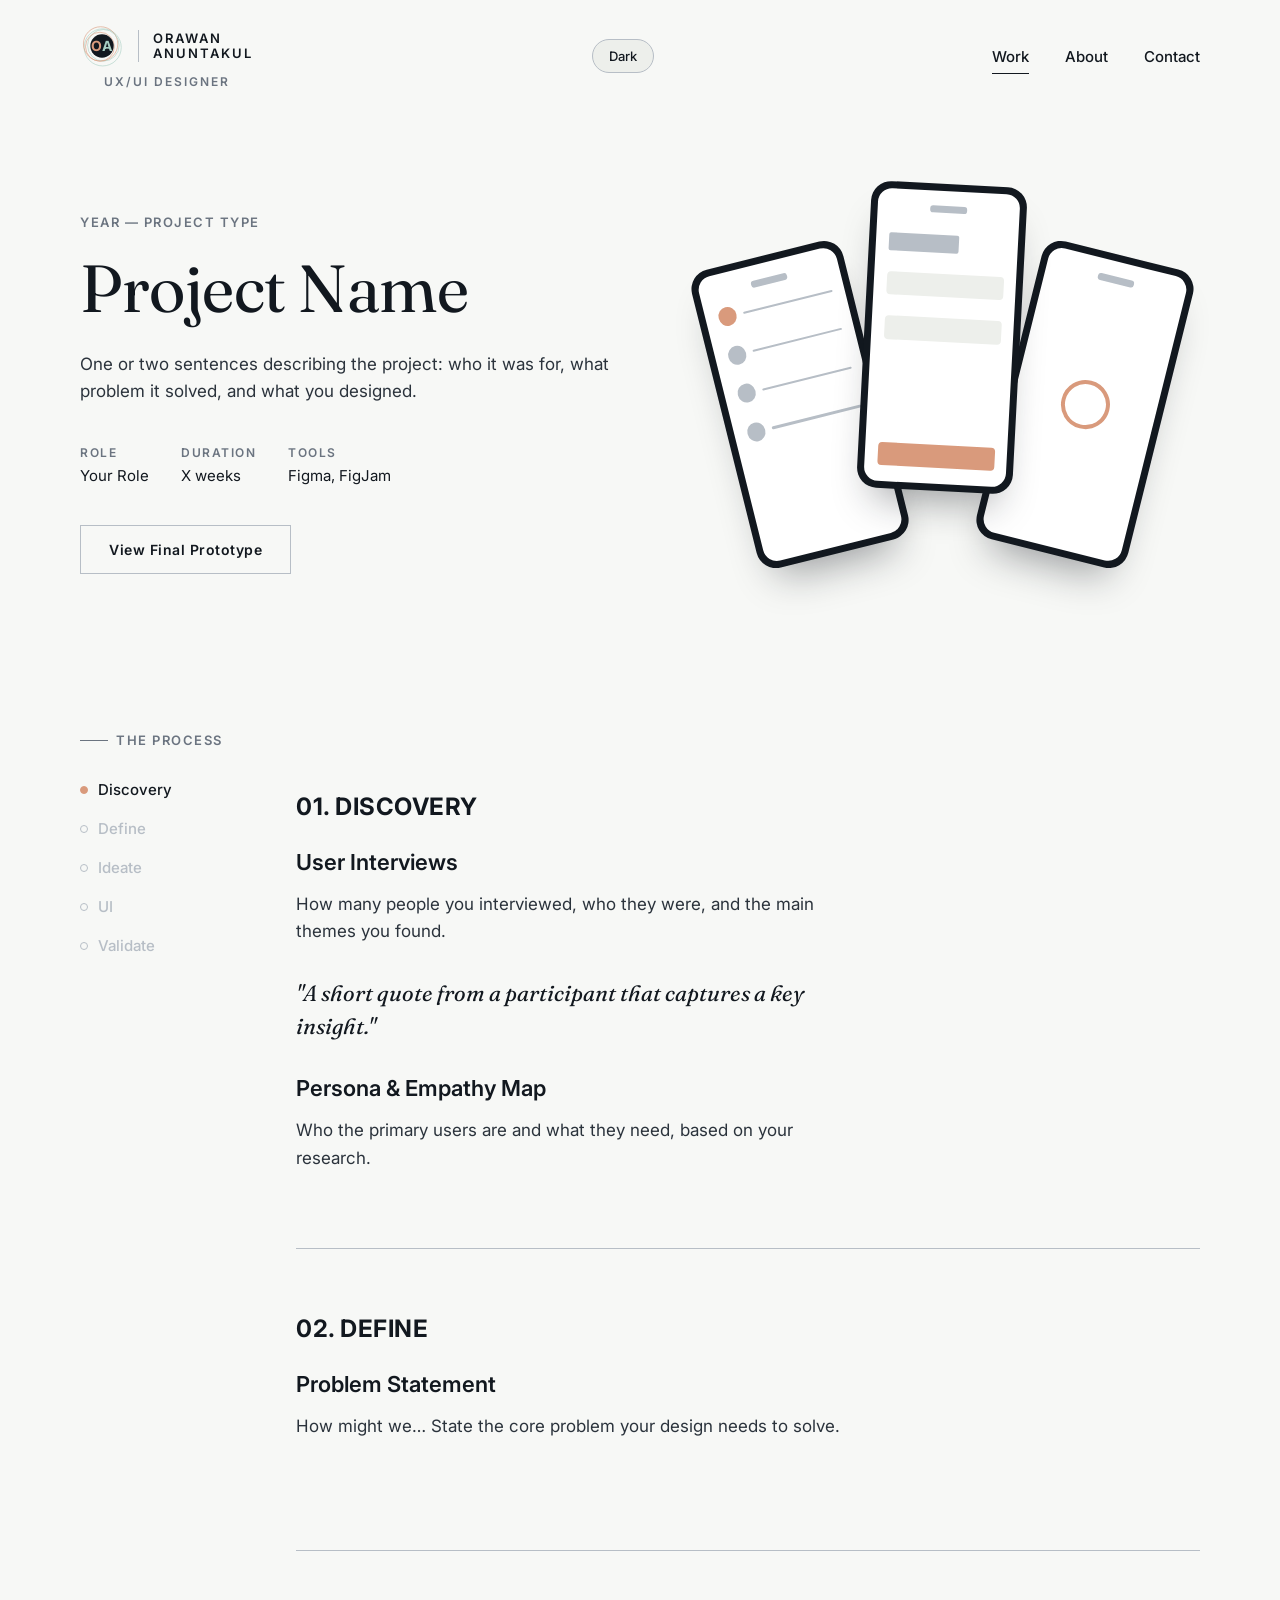
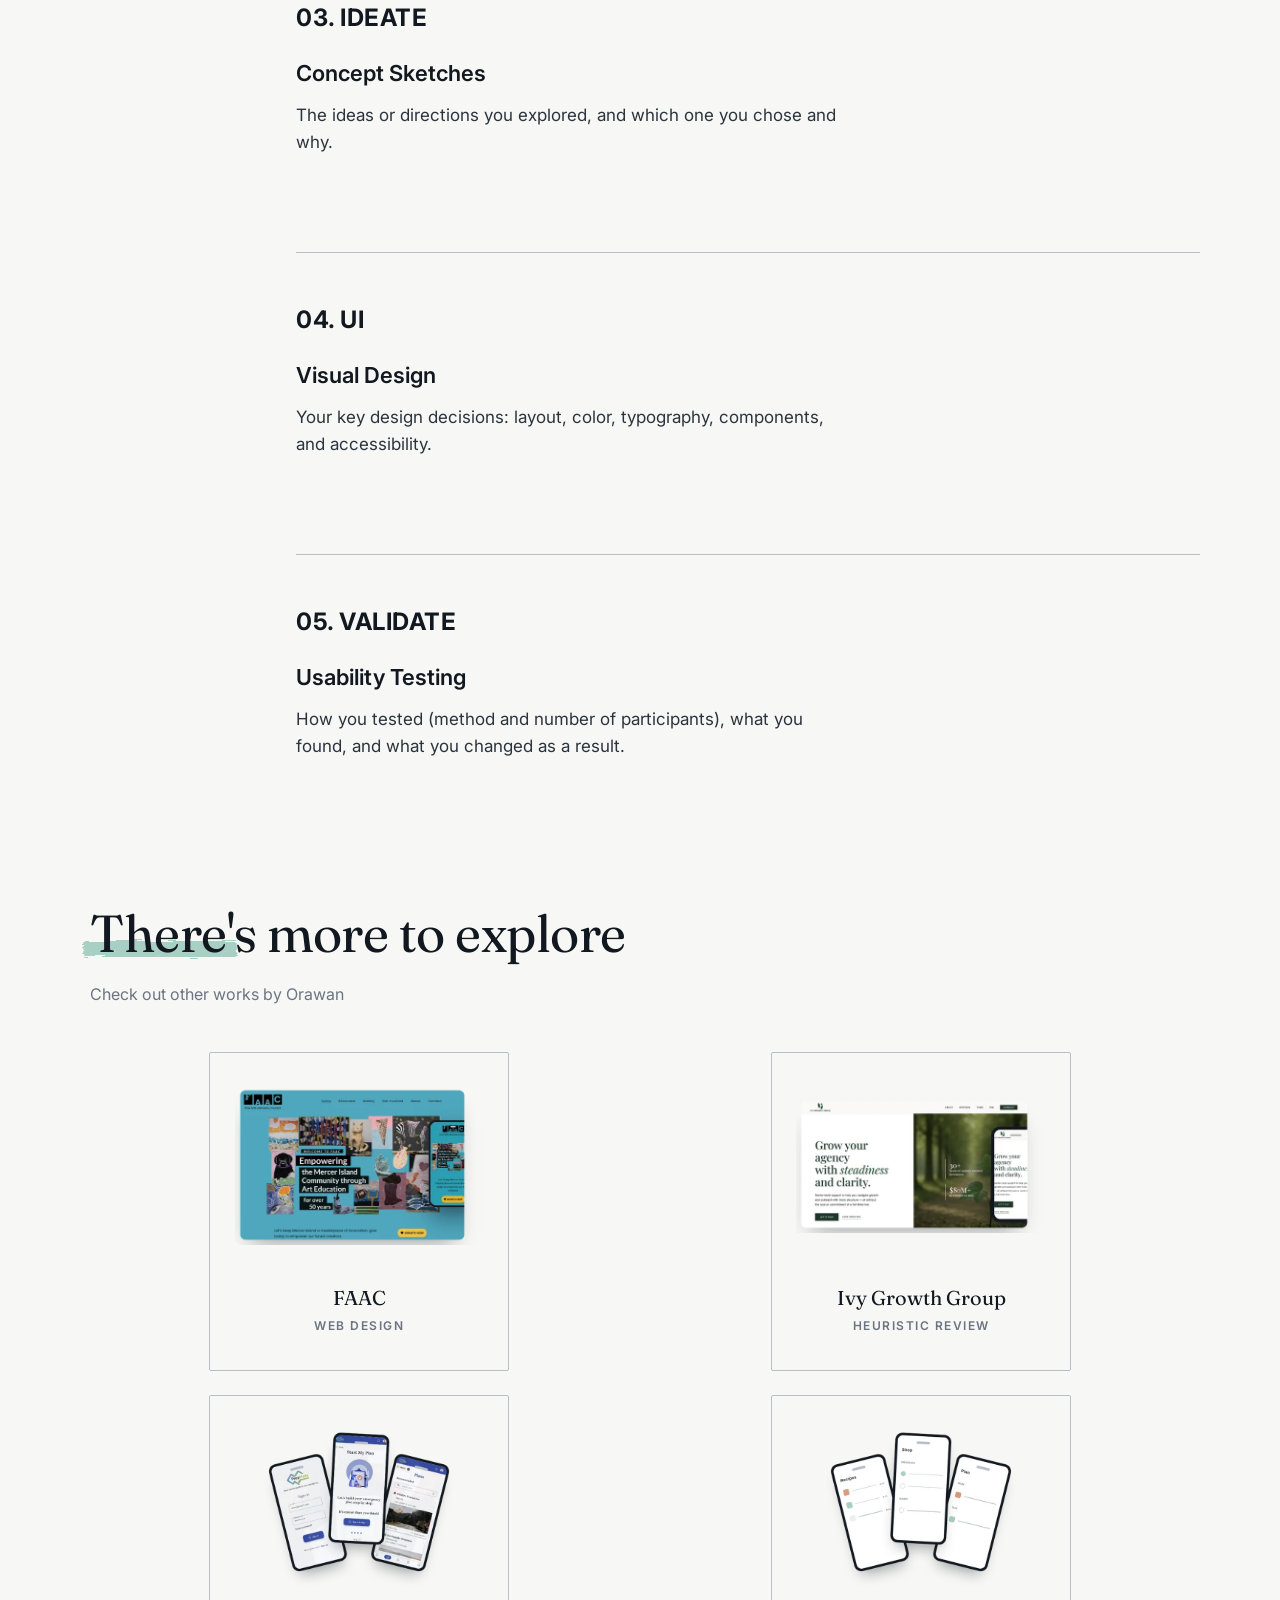
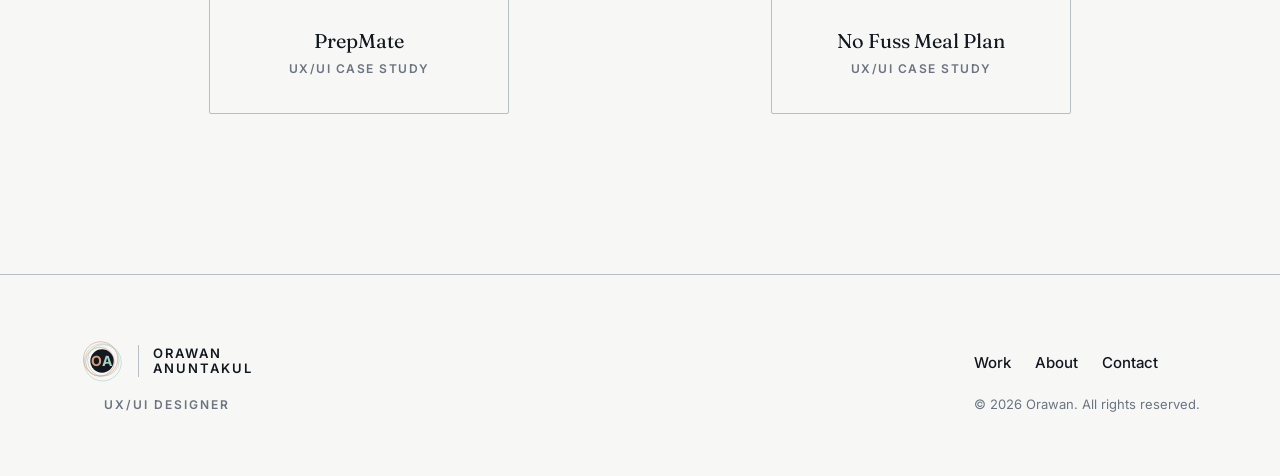
<file: projects/template/index.html>
<!doctype html>
<html lang="en">
<head>
<meta name="robots" content="noindex">
<meta charset="utf-8">
<meta name="viewport" content="width=device-width,initial-scale=1">

<title>Project Name — Project — Orawan</title>
<link rel="preconnect" href="https://fonts.googleapis.com">
<link rel="preconnect" href="https://fonts.gstatic.com" crossorigin>
<link href="https://fonts.googleapis.com/css2?family=Fraunces:ital,opsz,wght@0,9..144,400;0,9..144,500;1,9..144,400&family=Inter:wght@400;500;600;700&display=swap" rel="stylesheet">
<style>
  :root {
    color-scheme: light;
    --color-bg-base: #F7F8F6;
    --color-bg-muted: #EDEFEB;
    --color-white: #FFFFFF;
    --color-ink-900: #12181F;
    --color-ink-700: #2B333C;
    --color-ink-500: #6B7480;
    --color-ink-300: #B7BEC6;
    --color-accent-terracotta: #D99A7C;
    --color-accent-seafoam: #A8CFC3;
    --font-display: 'Fraunces', Georgia, serif;
    --font-sans: 'Inter', -apple-system, BlinkMacSystemFont, sans-serif;
  }
  :root[data-theme="dark"] {
    --color-bg-base: #12181F;
    --color-bg-muted: #1B222B;
    --color-ink-900: #F7F8F6;
    --color-ink-700: #DADFE3;
    --color-ink-500: #9AA3AD;
    --color-ink-300: #3A424C;
    --color-white: #12181F;
  }
  * { box-sizing: border-box; }
  body { margin: 0; background: var(--color-bg-base); color: var(--color-ink-700); font-family: var(--font-sans); -webkit-font-smoothing: antialiased; }
  img { max-width: 100%; }

  /* ---------- §6 Navigation (approved) ---------- */
  .site-nav { position: sticky; top: 0; z-index: 50; background: var(--color-bg-base); }
  .nav-inner { max-width: 1280px; margin: 0 auto; padding: 20px 24px; display: grid; grid-template-columns: auto 1fr auto; align-items: center; gap: 24px; }
  @media (min-width: 640px) { .nav-inner { padding: 24px 80px; } }
  @media (max-width: 639px) { .nav-inner { grid-template-columns: 1fr auto; row-gap: 12px; } .nav-links { grid-column: 1 / -1; gap: 28px; } }
  .wordmark { display: inline-flex; align-items: center; gap: 14px; text-decoration: none; }
  .wordmark:focus-visible { outline: 2px solid var(--color-accent-terracotta); outline-offset: 3px; }
  .logo-badge { position: relative; flex: none; width: 44px; height: 44px; display: flex; align-items: center; justify-content: center; user-select: none; }
  .logo-badge svg { position: absolute; inset: 0; width: 100%; height: 100%; overflow: visible; }
  .logo-badge span { position: relative; font-family: var(--font-sans); font-weight: 700; font-size: 14px; line-height: 1; letter-spacing: 1px; color: var(--color-bg-base); }
  .logo-badge span .logo-o { color: var(--color-accent-terracotta); }
  .logo-badge span .logo-a { color: var(--color-accent-seafoam); }
  .wordmark-divider { width: 1px; height: 32px; background: var(--color-ink-300); flex: none; }
  .wordmark-name { display: flex; flex-direction: column; gap: 2px; line-height: 1; }
  .wordmark-name span { font-family: var(--font-sans); font-weight: 600; font-size: 0.8125rem; letter-spacing: 2px; color: var(--color-ink-900); }
  .nav-brand { display: flex; flex-direction: column; align-items: center; gap: 8px; justify-self: start; }
  .nav-role { font-family: var(--font-sans); font-weight: 600; font-size: 0.75rem; letter-spacing: 2px; text-transform: uppercase; line-height: 1; color: var(--color-ink-500); margin: 0; }
  .nav-links { display: flex; align-items: center; gap: 36px; margin: 0; padding: 0; list-style: none; }
  .nav-links a { position: relative; font-family: var(--font-sans); font-weight: 500; font-size: 0.9375rem; color: var(--color-ink-900); text-decoration: none; padding-bottom: 8px; }
  .nav-links a::after { content: ""; position: absolute; left: 0; right: 0; bottom: 0; height: 1px; background: var(--color-ink-900); opacity: 0; transform: scaleX(0.4); transform-origin: left; transition: opacity .15s ease, transform .15s ease; }
  .nav-links a:hover::after { opacity: .45; transform: scaleX(1); }
  .nav-links a.is-active::after { opacity: 1; transform: scaleX(1); }
  .nav-links a:focus-visible { outline: none; }
  .nav-links a:focus-visible::after { opacity: 1; transform: scaleX(1); background: var(--color-accent-terracotta); height: 2px; }

  /* ---------- §6 Buttons (approved) ---------- */
  .btn-ghost { display: inline-flex; align-items: center; justify-content: center; border: 1px solid var(--color-ink-300); background: transparent; color: var(--color-ink-900); font-family: var(--font-sans); font-weight: 600; font-size: 0.875rem; letter-spacing: 0.5px; padding: 15px 28px; border-radius: 0; text-decoration: none; cursor: pointer; transition: background-color .18s ease, color .18s ease, border-color .18s ease; }
  .btn-ghost:hover { background: var(--color-ink-900); color: var(--color-bg-base); border-color: var(--color-ink-900); }
  .btn-ghost:focus-visible { outline: 2px solid var(--color-accent-terracotta); outline-offset: 3px; }

  /* ---------- §6 Case-study hero (approved, verbatim) ---------- */
  .hero { max-width: 1280px; margin: 0 auto; padding: 56px 24px 96px; display: grid; grid-template-columns: 1.05fr 1fr; gap: 64px; align-items: center; }
  @media (min-width: 640px) { .hero { padding: 72px 80px 128px; } }
  @media (max-width: 860px) { .hero { grid-template-columns: 1fr; gap: 56px; padding-top: 40px; } }
  .hero-eyebrow { font-family: var(--font-sans); font-weight: 600; font-size: 0.8125rem; letter-spacing: 1.5px; text-transform: uppercase; color: var(--color-ink-500); margin: 0 0 20px; }
  .hero h1 { font-family: var(--font-display); font-weight: 400; font-size: clamp(2.25rem, 1.6rem + 3.2vw, 5rem); letter-spacing: -0.5px; line-height: 1.15; color: var(--color-ink-900); margin: 0 0 24px; text-wrap: balance; }
  .hero-description { font-size: 1.0625rem; line-height: 1.6; color: var(--color-ink-700); max-width: 34rem; margin: 0 0 40px; }
  .meta-row { display: flex; flex-wrap: wrap; gap: 32px; margin: 0 0 40px; padding: 0; list-style: none; }
  .meta-row dt { font-family: var(--font-sans); font-weight: 600; font-size: 0.75rem; letter-spacing: 1.5px; text-transform: uppercase; color: var(--color-ink-500); margin: 0 0 6px; }
  .meta-row dd { font-family: var(--font-sans); font-size: 0.9375rem; color: var(--color-ink-900); margin: 0; }
  .mockup-area { position: relative; width: 100%; max-width: 460px; height: 420px; margin: 0 auto; }
  @media (max-width: 860px) { .mockup-area { height: 320px; max-width: 360px; } }
  .device-phone-fan { position: absolute; width: 34%; top: 6%; }
  .device-phone-fan.fan-1 { left: 2%; top: 16%; transform: rotate(-14deg); z-index: 1; }
  .device-phone-fan.fan-2 { left: 33%; top: 0%; transform: rotate(3deg); z-index: 3; }
  .device-phone-fan.fan-3 { left: 64%; top: 16%; transform: rotate(14deg); z-index: 2; }
  .phone-frame { background: var(--color-ink-900); border-radius: 20px; padding: 7px; box-shadow: 0 26px 40px -18px rgba(18, 24, 31, 0.42); }
  .phone-screen { background: var(--color-white); border-radius: 14px; aspect-ratio: 9/18.5; position: relative; overflow: hidden; padding: 11% 9%; display: flex; flex-direction: column; gap: 8%; }
  .phone-notch { position: absolute; top: 5%; left: 50%; transform: translateX(-50%); width: 26%; height: 2.5%; border-radius: 3px; background: var(--color-ink-300); }
  .row-dot { display: flex; align-items: center; gap: 6%; }
  .row-dot .dot { width: 16%; aspect-ratio: 1; border-radius: 50%; flex: none; }
  .row-dot .line { height: 12%; border-radius: 2px; flex: 1; }
  .phone-line { height: 7%; border-radius: 2px; }
  .phone-fill { border-radius: 4px; flex: none; }
  .phone-ring { width: 42%; aspect-ratio: 1; border-radius: 50%; border: 4px solid var(--color-accent-terracotta); margin: auto; }

  /* ---------- Section eyebrow + divider (approved, from Stepper components) ---------- */
  .section-kicker { display: flex; align-items: center; gap: 8px; margin-bottom: 32px; }
  .section-kicker .rule { width: 28px; height: 1px; background: var(--color-ink-500); flex: none; }
  .section-kicker span:last-child { font-family: var(--font-sans); font-weight: 600; font-size: 0.8125rem; letter-spacing: 1.5px; text-transform: uppercase; color: var(--color-ink-500); }

  /* ---------- §6 Table of contents sidebar (approved, verbatim) ---------- */
  .process-page { max-width: 1280px; margin: 0 auto; padding: 0 24px 40px; }
  @media (min-width: 640px) { .process-page { padding: 0 80px 40px; } }
  .process-grid { display: grid; grid-template-columns: minmax(84px, 168px) 1fr; gap: 20px; align-items: start; }
  @media (min-width: 640px) { .process-grid { gap: 48px; } }
  .toc-sidebar { position: sticky; top: 100px; display: flex; flex-direction: column; gap: 20px; min-width: 0; }
  .steps-content { min-width: 0; }
  .toc-item { display: flex; align-items: center; gap: 10px; text-decoration: none; font-family: var(--font-sans); font-weight: 500; font-size: 0.9375rem; color: var(--color-ink-300); transition: color 0.2s ease; }
  .toc-item.is-current { color: var(--color-ink-900); }
  .toc-item:focus-visible { outline: 2px solid var(--color-accent-terracotta); outline-offset: 3px; }
  .toc-dot { width: 8px; height: 8px; border-radius: 50%; border: 1.5px solid var(--color-ink-300); background: transparent; flex: none; transition: background-color 0.2s ease, border-color 0.2s ease; }
  .toc-item.is-current .toc-dot { background: var(--color-accent-terracotta); border-color: var(--color-accent-terracotta); }
  .step-section { min-height: 30vh; display: flex; flex-direction: column; justify-content: center; padding: 12px 0; }
  .step-section:not(:first-of-type) { border-top: 1px solid var(--color-ink-300); margin-top: 32px; padding-top: 32px; }
  .step-current-label { display: block; font-family: var(--font-sans); font-weight: 700; font-size: 1.5rem; letter-spacing: 0.5px; text-transform: uppercase; color: var(--color-ink-900); margin-bottom: 28px; }
  .step-section h3 { font-family: var(--font-sans); font-weight: 600; font-size: 1.375rem; color: var(--color-ink-900); margin: 0 0 16px; }
  .step-section p { font-size: 1.0625rem; line-height: 1.6; color: var(--color-ink-700); margin: 0 0 32px; max-width: 34rem; }
  blockquote { font-family: var(--font-display); font-style: italic; font-size: 1.375rem; line-height: 1.5; color: var(--color-ink-900); max-width: 34rem; margin: 0 0 32px; padding: 0; }

  /* ---------- §6 Project card (approved, verbatim) — "more to explore" ---------- */
  .highlight { position: relative; white-space: nowrap; }
  .work-intro h2 .highlight::before { content: ""; position: absolute; left: -6%; width: clamp(80px, 112%, 160px); top: 50%; bottom: 0%; z-index: -1; background-repeat: no-repeat; background-size: 100% 100%; background-image: url("data:image/svg+xml,%3Csvg xmlns='http://www.w3.org/2000/svg' viewBox='0 0 400 60' preserveAspectRatio='none'%3E%3Cdefs%3E%3Cfilter id='r1' x='-15%25' y='-40%25' width='130%25' height='180%25'%3E%3CfeTurbulence type='fractalNoise' baseFrequency='0.012 0.35' numOctaves='2' seed='11' result='edgeNoise'/%3E%3CfeDisplacementMap in='SourceGraphic' in2='edgeNoise' scale='11' xChannelSelector='R' yChannelSelector='G' result='displaced'/%3E%3CfeTurbulence type='fractalNoise' baseFrequency='0.18 0.5' numOctaves='2' seed='4' result='grain'/%3E%3CfeColorMatrix in='grain' type='matrix' values='0 0 0 0 0  0 0 0 0 0  0 0 0 0 0  1.15 1.15 1.15 0 -0.22' result='grainAlpha'/%3E%3CfeComposite in='displaced' in2='grainAlpha' operator='in'/%3E%3C/filter%3E%3C/defs%3E%3Crect x='8' y='15' width='384' height='30' rx='4' fill='%23A8CFC3' filter='url(%23r1)'/%3E%3C/svg%3E"); }
  .work-intro { max-width: 1180px; margin: 0 auto; padding: 40px 24px 140px; }
  @media (min-width: 640px) { .work-intro { padding: 40px 40px 160px; } }
  .work-intro h2 { position: relative; display: inline-block; font-family: var(--font-display); font-weight: 400; font-size: clamp(2rem, 1.5rem + 2.2vw, 3.25rem); letter-spacing: -0.5px; line-height: 1.15; color: var(--color-ink-900); margin: 0; text-wrap: balance; }
  .work-intro .kicker { font-family: var(--font-sans); font-weight: 400; font-size: 1rem; color: var(--color-ink-500); margin: 20px 0 0; }
  .card-grid { display: grid; grid-template-columns: 1fr; gap: 24px; margin-top: 48px; }
  @media (min-width: 768px) { .card-grid { grid-template-columns: repeat(2, 1fr); } }
  .project-card { display: flex; flex-direction: column; align-items: center; border: 1px solid var(--color-ink-300); border-radius: 2px; padding: 32px 24px 24px; width: 100%; max-width: 300px; margin: 0 auto; text-decoration: none; color: inherit; transition: transform .2s ease, box-shadow .2s ease, border-color .2s ease; }
  .project-card:hover { transform: translateY(-4px); border-color: var(--color-ink-900); box-shadow: 0 20px 36px -22px rgba(18, 24, 31, 0.35); }
  .project-card:focus-visible { outline: 2px solid var(--color-accent-terracotta); outline-offset: 4px; }
  .card-mockup-area { position: relative; width: 100%; height: 160px; margin-bottom: 40px; }
  .card-device-monitor { position: absolute; left: 6%; top: 12%; width: 62%; transform: rotate(-3deg); z-index: 1; }
  .card-monitor-screen { background: var(--color-ink-900); border-radius: 10px; padding: 8px 8px 16px; box-shadow: 0 24px 34px -20px rgba(18, 24, 31, 0.4); }
  .card-monitor-stand { width: 30%; height: 10px; margin: 0 auto; background: var(--color-ink-900); border-radius: 0 0 4px 4px; }
  .card-monitor-inner { background: var(--color-white); border-radius: 3px; aspect-ratio: 16/11; overflow: hidden; display: flex; flex-direction: column; }
  .card-monitor-nav { height: 16%; background: var(--color-bg-muted); display: flex; align-items: center; gap: 4px; padding: 0 8%; flex: none; }
  .card-monitor-nav span { width: 5px; height: 5px; border-radius: 50%; background: var(--color-ink-300); }
  .card-monitor-content { flex: 1; display: flex; gap: 4%; padding: 8%; }
  .card-monitor-block { flex: 1; border-radius: 3px; }
  .card-device-phone-overlap { position: absolute; right: 2%; bottom: -6%; width: 26%; transform: rotate(7deg); z-index: 2; }
  .card-phone-frame { background: var(--color-ink-900); border-radius: 16px; padding: 6px; box-shadow: 0 18px 28px -16px rgba(18, 24, 31, 0.4); }
  .card-phone-screen { background: var(--color-white); border-radius: 11px; aspect-ratio: 9/18.5; position: relative; overflow: hidden; padding: 12% 10%; display: flex; flex-direction: column; gap: 8%; }
  .card-phone-notch { position: absolute; top: 5%; left: 50%; transform: translateX(-50%); width: 26%; height: 3%; border-radius: 3px; background: var(--color-ink-300); }
  .card-phone-line { height: 8%; border-radius: 2px; }
  .card-phone-fill { border-radius: 4px; flex: none; }
  .card-mockup-area--image { border-radius: 8px; overflow: hidden; background: var(--color-bg-base); }
  .card-mockup-area--image img { width: 100%; height: 100%; object-fit: contain; display: block; }
  .card-title { font-family: var(--font-display); font-weight: 400; font-size: 1.25rem; color: var(--color-ink-900); margin: 0 0 8px; text-align: center; }
  .card-role { font-family: var(--font-sans); font-weight: 600; font-size: 0.75rem; letter-spacing: 1.5px; text-transform: uppercase; color: var(--color-ink-500); margin: 0; text-align: center; min-height: 28px; }

  /* ---------- Theme toggle (approved — appears on every §6 component artifact) ---------- */
  .theme-toggle { justify-self: center; font-family: var(--font-sans); font-weight: 500; font-size: 0.8125rem; color: var(--color-ink-900); background: var(--color-bg-muted); border: 1px solid var(--color-ink-300); border-radius: 20px; padding: 8px 16px; cursor: pointer; }
  .theme-toggle:focus-visible { outline: 2px solid var(--color-accent-terracotta); outline-offset: 2px; }

  /* ---------- Footer (approved — appears on every page) ---------- */
  .site-footer { border-top: 1px solid var(--color-ink-300); padding: 64px 0; }
  .footer-inner { max-width: 1280px; margin: 0 auto; padding: 0 24px; display: flex; justify-content: space-between; align-items: flex-end; align-items: last baseline; gap: 48px; flex-wrap: wrap; }
  @media (min-width: 640px) { .footer-inner { padding: 0 80px; } }
  .footer-brand { display: flex; flex-direction: column; align-items: center; gap: 16px; max-width: 280px; }
  .footer-role { font-family: var(--font-sans); font-weight: 600; font-size: 0.75rem; letter-spacing: 2px; text-transform: uppercase; line-height: 1; color: var(--color-ink-500); margin: 0; }
  .footer-links-col { display: flex; flex-direction: column; }
  .footer-links { display: flex; flex-direction: row; gap: 24px; margin: 0; padding: 0; list-style: none; }
  .footer-links a { font-family: var(--font-sans); font-weight: 500; font-size: 0.9375rem; color: var(--color-ink-900); text-decoration: none; }
  .footer-links a:hover { text-decoration: underline; }
  .footer-links a:focus-visible { outline: 2px solid var(--color-accent-terracotta); outline-offset: 3px; }
  .footer-copyright { font-family: var(--font-sans); font-weight: 400; font-size: 0.8125rem; color: var(--color-ink-500); margin: 24px 0 0; }
  @media (max-width: 767px) {
    .site-footer { padding: 48px 0; }
    .footer-inner { gap: 24px; }
    .footer-copyright { margin-top: 16px; }
  }
</style>
</head>
<body>

<header class="site-nav">
  <div class="nav-inner">
    <div class="nav-brand"><a class="wordmark" href="../../index.html" aria-label="Orawan Anuntakul — home"><span class="logo-badge"><svg viewBox="0 0 64 64" aria-hidden="true"><circle cx="33" cy="34" r="27" fill="none" stroke="var(--color-accent-seafoam)" stroke-width="0.875"/><circle cx="30" cy="29" r="25" fill="none" stroke="var(--color-accent-terracotta)" stroke-width="0.875"/><circle cx="34" cy="31" r="23" fill="none" stroke="var(--color-accent-seafoam)" stroke-width="0.875"/><circle cx="29" cy="33" r="21" fill="none" stroke="var(--color-accent-terracotta)" stroke-width="0.875"/><circle cx="32" cy="32" r="17" fill="var(--color-ink-900)"/></svg><span><span class="logo-o">O</span><span class="logo-a">A</span></span></span><span class="wordmark-divider"></span><span class="wordmark-name"><span>ORAWAN</span><span>ANUNTAKUL</span></span></a><p class="nav-role">UX/UI Designer</p></div>
    <button class="theme-toggle" id="theme-toggle" type="button">Dark</button>
    <ul class="nav-links">
      <li><a href="../../work/index.html" class="is-active">Work</a></li>
      <li><a href="../../about/index.html">About</a></li>
      <li><a href="../../contact/index.html">Contact</a></li>
    </ul>
  </div>
</header>

<section class="hero">
  <div class="hero-text">
    <p class="hero-eyebrow">Year — Project Type</p>
    <h1>Project Name</h1>
    <p class="hero-description">One or two sentences describing the project: who it was for, what problem it solved, and what you designed.</p>
    <dl class="meta-row">
      <div><dt>Role</dt><dd>Your Role</dd></div>
      <div><dt>Duration</dt><dd>X weeks</dd></div>
      <div><dt>Tools</dt><dd>Figma, FigJam</dd></div>
    </dl>
    <a class="btn-ghost" href="#">View Final Prototype</a>
  </div>
  <div class="hero-media">
    <div class="mockup-area">
      <div class="device-phone-fan fan-1">
        <div class="phone-frame">
          <div class="phone-screen">
            <span class="phone-notch"></span>
            <div class="row-dot" style="margin-top: 16%;"><span class="dot" style="background: var(--color-accent-terracotta);"></span><span class="line" style="background: var(--color-ink-300);"></span></div>
            <div class="row-dot"><span class="dot" style="background: var(--color-ink-300);"></span><span class="line" style="background: var(--color-ink-300);"></span></div>
            <div class="row-dot"><span class="dot" style="background: var(--color-ink-300);"></span><span class="line" style="background: var(--color-ink-300);"></span></div>
            <div class="row-dot"><span class="dot" style="background: var(--color-ink-300);"></span><span class="line" style="background: var(--color-ink-300);"></span></div>
          </div>
        </div>
      </div>
      <div class="device-phone-fan fan-2">
        <div class="phone-frame">
          <div class="phone-screen">
            <span class="phone-notch"></span>
            <div class="phone-line" style="width: 60%; background: var(--color-ink-300); margin-top: 24%;"></div>
            <div class="phone-fill" style="height: 9%; background: var(--color-bg-muted);"></div>
            <div class="phone-fill" style="height: 9%; background: var(--color-bg-muted);"></div>
            <div class="phone-fill" style="height: 9%; background: var(--color-accent-terracotta); margin-top: auto;"></div>
          </div>
        </div>
      </div>
      <div class="device-phone-fan fan-3">
        <div class="phone-frame">
          <div class="phone-screen">
            <span class="phone-notch"></span>
            <div class="phone-ring"></div>
          </div>
        </div>
      </div>
    </div>
  </div>
</section>

<div class="process-page">
  <div class="section-kicker"><span class="rule"></span><span>The Process</span></div>


  <div class="process-grid">
    <aside class="toc-sidebar" aria-label="Process steps">
      <a class="toc-item is-current" href="#step-discovery" data-step="discovery"><span class="toc-dot"></span><span>Discovery</span></a>
      <a class="toc-item" href="#step-define" data-step="define"><span class="toc-dot"></span><span>Define</span></a>
      <a class="toc-item" href="#step-ideate" data-step="ideate"><span class="toc-dot"></span><span>Ideate</span></a>
      <a class="toc-item" href="#step-ui" data-step="ui"><span class="toc-dot"></span><span>UI</span></a>
      <a class="toc-item" href="#step-validate" data-step="validate"><span class="toc-dot"></span><span>Validate</span></a>
    </aside>

    <div class="steps-content">
      <section class="step-section" id="step-discovery">
        <span class="step-current-label">01. Discovery</span>
        <h3>User Interviews</h3>
        <p>How many people you interviewed, who they were, and the main themes you found.</p>
        <blockquote>"A short quote from a participant that captures a key insight."</blockquote>
        <h3>Persona &amp; Empathy Map</h3>
        <p>Who the primary users are and what they need, based on your research.</p>
      </section>

      <section class="step-section" id="step-define">
        <span class="step-current-label">02. Define</span>
        <h3>Problem Statement</h3>
        <p>How might we… State the core problem your design needs to solve.</p>
      </section>

      <section class="step-section" id="step-ideate">
        <span class="step-current-label">03. Ideate</span>
        <h3>Concept Sketches</h3>
        <p>The ideas or directions you explored, and which one you chose and why.</p>
      </section>

      <section class="step-section" id="step-ui">
        <span class="step-current-label">04. UI</span>
        <h3>Visual Design</h3>
        <p>Your key design decisions: layout, color, typography, components, and accessibility.</p>
      </section>

      <section class="step-section" id="step-validate">
        <span class="step-current-label">05. Validate</span>
        <h3>Usability Testing</h3>
        <p>How you tested (method and number of participants), what you found, and what you changed as a result.</p>
      </section>
    </div>
  </div>
</div>

<section class="work-intro">
  <h2><span class="highlight">There's</span> more to explore</h2>
  <p class="kicker">Check out other works by Orawan</p>
  <div class="card-grid">
    <!-- FAAC -->
    <a class="project-card" href="../faac/index.html">
      <div class="card-mockup-area card-mockup-area--image">
        <img src="images/project-cards/faac-card.webp" alt="FAAC case-study hero mockup preview">
      </div>
      <p class="card-title">FAAC</p>
      <p class="card-role">Web Design</p>
    </a>
    <!-- Ivy Growth Group -->
    <a class="project-card" href="../ivy-growth-group/index.html">
      <div class="card-mockup-area card-mockup-area--image">
        <img src="images/project-cards/ivygrowthgroup-card.webp" alt="Ivy Growth Group case-study hero mockup preview">
      </div>
      <p class="card-title">Ivy Growth Group</p>
      <p class="card-role">Heuristic Review</p>
    </a>
    <!-- PrepMate -->
    <a class="project-card" href="../prepmate/index.html">
      <div class="card-mockup-area card-mockup-area--image">
        <img src="images/project-cards/prepmate-card.webp" alt="PrepMate case-study hero mockup preview">
      </div>
      <p class="card-title">PrepMate</p>
      <p class="card-role">UX/UI Case Study</p>
    </a>
    <!-- No Fuss Meal Plan -->
    <a class="project-card" href="../no-fuss-meal-plan/index.html">
      <div class="card-mockup-area card-mockup-area--image">
        <img src="images/project-cards/nofussmealplan-card.webp" alt="No Fuss Meal Plan case-study hero mockup preview">
      </div>
      <p class="card-title">No Fuss Meal Plan</p>
      <p class="card-role">UX/UI Case Study</p>
    </a>
  </div>
</section>

<footer class="site-footer">
  <div class="footer-inner">
    <div class="footer-brand">
      <a class="wordmark" href="../../index.html" aria-label="Orawan Anuntakul — home"><span class="logo-badge"><svg viewBox="0 0 64 64" aria-hidden="true"><circle cx="33" cy="34" r="27" fill="none" stroke="var(--color-accent-seafoam)" stroke-width="0.875"/><circle cx="30" cy="29" r="25" fill="none" stroke="var(--color-accent-terracotta)" stroke-width="0.875"/><circle cx="34" cy="31" r="23" fill="none" stroke="var(--color-accent-seafoam)" stroke-width="0.875"/><circle cx="29" cy="33" r="21" fill="none" stroke="var(--color-accent-terracotta)" stroke-width="0.875"/><circle cx="32" cy="32" r="17" fill="var(--color-ink-900)"/></svg><span><span class="logo-o">O</span><span class="logo-a">A</span></span></span><span class="wordmark-divider"></span><span class="wordmark-name"><span>ORAWAN</span><span>ANUNTAKUL</span></span></a>
      <p class="footer-role">UX/UI Designer</p>
    </div>
    <div class="footer-links-col">
      <ul class="footer-links">
        <li><a href="../../work/index.html">Work</a></li>
        <li><a href="../../about/index.html">About</a></li>
        <li><a href="../../contact/index.html">Contact</a></li>
      </ul>
      <p class="footer-copyright">© 2026 Orawan. All rights reserved.</p>
    </div>
  </div>
</footer>

<script>
  (function () {
    var root = document.documentElement;
    var toggle = document.getElementById('theme-toggle');

    try {
      var saved = localStorage.getItem('theme');
      if (saved === 'dark' || saved === 'light') { root.setAttribute('data-theme', saved); }
    } catch (e) {}

    function isDarkNow() {
      return root.getAttribute('data-theme') === 'dark';
    }

    function updateLabel() {
      toggle.textContent = isDarkNow() ? 'Light' : 'Dark';
    }

    toggle.addEventListener('click', function () {
      var current = root.getAttribute('data-theme');
      var next = current === 'dark' ? 'light' : (current === 'light' ? null : 'dark');
      if (next) { root.setAttribute('data-theme', next); } else { root.removeAttribute('data-theme'); }
      try {
        if (next) { localStorage.setItem('theme', next); } else { localStorage.removeItem('theme'); }
      } catch (e) {}
      updateLabel();
    });

    updateLabel();
  })();
</script>
<script>
  (function () {
    var sections = Array.prototype.slice.call(document.querySelectorAll('.step-section'));
    var navItems = document.querySelectorAll('.toc-item');
    if (!sections.length || !navItems.length) return;

    function setCurrent(key) {
      navItems.forEach(function (el) {
        el.classList.toggle('is-current', el.dataset.step === key);
      });
    }

    function updateCurrent() {
      var vh = window.innerHeight;
      var bestSection = null;
      var bestVisible = -1;
      sections.forEach(function (section) {
        var rect = section.getBoundingClientRect();
        var visibleTop = Math.max(rect.top, 0);
        var visibleBottom = Math.min(rect.bottom, vh);
        var visible = Math.max(0, visibleBottom - visibleTop);
        if (visible > bestVisible) {
          bestVisible = visible;
          bestSection = section;
        }
      });
      if (bestSection && bestVisible > 0) {
        setCurrent(bestSection.id.replace('step-', ''));
      }
    }

    var ticking = false;
    function onScroll() {
      if (!ticking) {
        window.requestAnimationFrame(function () {
          updateCurrent();
          ticking = false;
        });
        ticking = true;
      }
    }
    window.addEventListener('scroll', onScroll, { passive: true });
    window.addEventListener('resize', onScroll);
    updateCurrent();
  })();
</script>

</body>
</html>
</file>
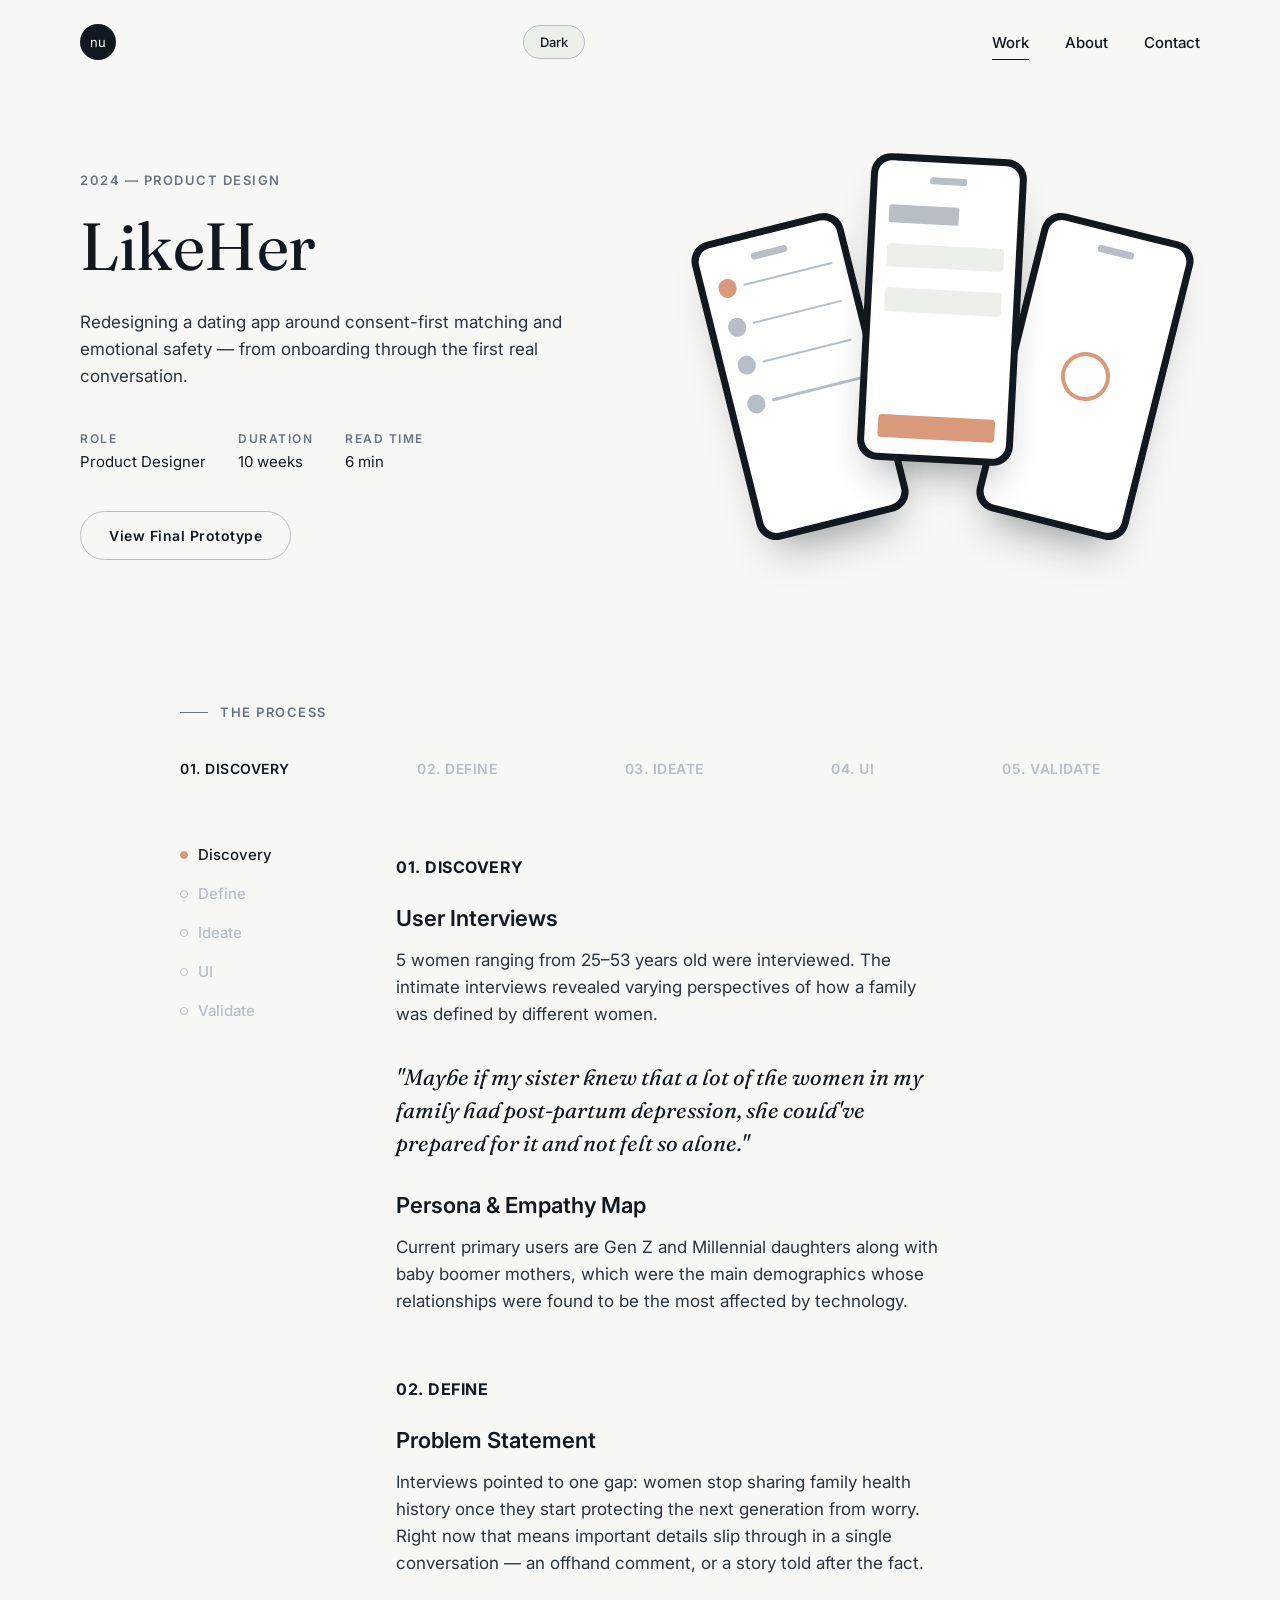
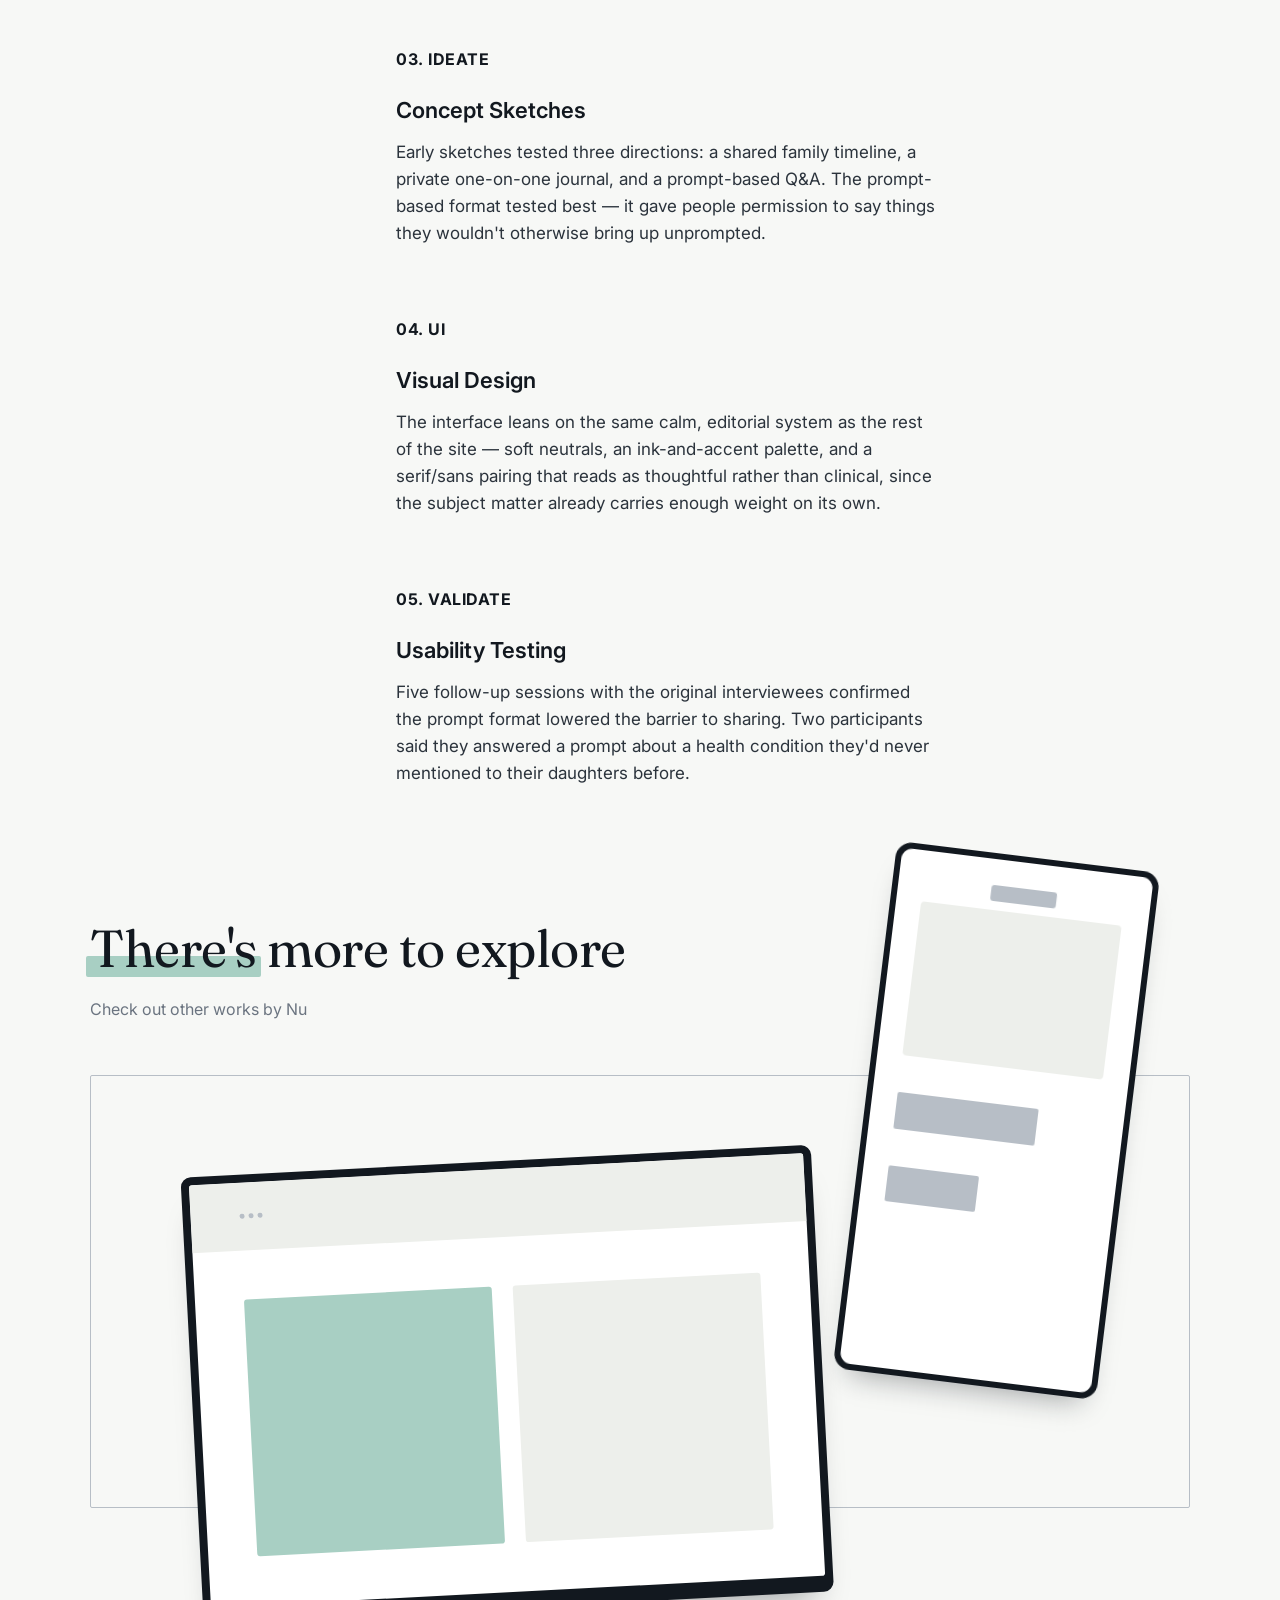
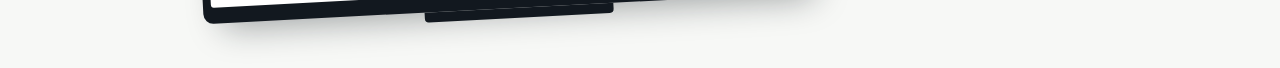
<file: case-study.html>
<!doctype html>
<html lang="en">
<head>
<meta charset="utf-8">
<meta name="viewport" content="width=device-width,initial-scale=1">
<title>LikeHer — Case Study — Nu</title>
<link rel="preconnect" href="https://fonts.googleapis.com">
<link rel="preconnect" href="https://fonts.gstatic.com" crossorigin>
<link href="https://fonts.googleapis.com/css2?family=Fraunces:ital,opsz,wght@0,9..144,400;0,9..144,500;1,9..144,400&family=Inter:wght@400;500;600;700&display=swap" rel="stylesheet">
<style>
  :root {
    color-scheme: light;
    --color-bg-base: #F7F8F6;
    --color-bg-muted: #EDEFEB;
    --color-white: #FFFFFF;
    --color-ink-900: #12181F;
    --color-ink-700: #2B333C;
    --color-ink-500: #6B7480;
    --color-ink-300: #B7BEC6;
    --color-accent-terracotta: #D99A7C;
    --color-accent-seafoam: #A8CFC3;
    --font-display: 'Fraunces', Georgia, serif;
    --font-sans: 'Inter', -apple-system, BlinkMacSystemFont, sans-serif;
  }
  @media (prefers-color-scheme: dark) {
    :root:not([data-theme="light"]) {
      --color-bg-base: #12181F;
      --color-bg-muted: #1B222B;
      --color-ink-900: #F7F8F6;
      --color-ink-700: #DADFE3;
      --color-ink-500: #9AA3AD;
      --color-ink-300: #3A424C;
      --color-white: #12181F;
    }
  }
  :root[data-theme="dark"] {
    --color-bg-base: #12181F;
    --color-bg-muted: #1B222B;
    --color-ink-900: #F7F8F6;
    --color-ink-700: #DADFE3;
    --color-ink-500: #9AA3AD;
    --color-ink-300: #3A424C;
    --color-white: #12181F;
  }
  * { box-sizing: border-box; }
  body { margin: 0; background: var(--color-bg-base); color: var(--color-ink-700); font-family: var(--font-sans); -webkit-font-smoothing: antialiased; }
  img { max-width: 100%; }

  /* ---------- §6 Navigation (approved) ---------- */
  .site-nav { position: sticky; top: 0; z-index: 50; background: var(--color-bg-base); }
  .nav-inner { max-width: 1280px; margin: 0 auto; padding: 20px 24px; display: grid; grid-template-columns: auto 1fr auto; align-items: center; gap: 24px; }
  @media (min-width: 640px) { .nav-inner { padding: 24px 80px; } }
  .logo-badge { flex: none; width: 36px; height: 36px; border-radius: 50%; background: var(--color-ink-900); display: flex; align-items: center; justify-content: center; text-decoration: none; user-select: none; }
  .logo-badge span { font-family: var(--font-sans); font-weight: 400; font-size: 13px; line-height: 1; color: var(--color-bg-base); }
  .logo-badge:focus-visible { outline: 2px solid var(--color-accent-terracotta); outline-offset: 3px; }
  .nav-links { display: flex; align-items: center; gap: 36px; margin: 0; padding: 0; list-style: none; }
  .nav-links a { position: relative; font-family: var(--font-sans); font-weight: 500; font-size: 0.9375rem; color: var(--color-ink-900); text-decoration: none; padding-bottom: 8px; }
  .nav-links a::after { content: ""; position: absolute; left: 0; right: 0; bottom: 0; height: 1px; background: var(--color-ink-900); opacity: 0; transform: scaleX(0.4); transform-origin: left; transition: opacity .15s ease, transform .15s ease; }
  .nav-links a:hover::after { opacity: .45; transform: scaleX(1); }
  .nav-links a.is-active::after { opacity: 1; transform: scaleX(1); }
  .nav-links a:focus-visible { outline: none; }
  .nav-links a:focus-visible::after { opacity: 1; transform: scaleX(1); background: var(--color-accent-terracotta); height: 2px; }

  /* ---------- §6 Buttons (approved) ---------- */
  .btn-ghost { display: inline-flex; align-items: center; justify-content: center; border: 1px solid var(--color-ink-300); background: transparent; color: var(--color-ink-900); font-family: var(--font-sans); font-weight: 600; font-size: 0.875rem; letter-spacing: 0.5px; padding: 15px 28px; border-radius: 999px; text-decoration: none; cursor: pointer; transition: background-color .18s ease, color .18s ease, border-color .18s ease; }
  .btn-ghost:hover { background: var(--color-ink-900); color: var(--color-bg-base); border-color: var(--color-ink-900); }
  .btn-ghost:focus-visible { outline: 2px solid var(--color-accent-terracotta); outline-offset: 3px; }

  /* ---------- §6 Case-study hero (approved, verbatim) ---------- */
  .hero { max-width: 1280px; margin: 0 auto; padding: 56px 24px 96px; display: grid; grid-template-columns: 1.05fr 1fr; gap: 64px; align-items: center; }
  @media (min-width: 640px) { .hero { padding: 72px 80px 128px; } }
  @media (max-width: 860px) { .hero { grid-template-columns: 1fr; gap: 56px; padding-top: 40px; } }
  .hero-eyebrow { font-family: var(--font-sans); font-weight: 600; font-size: 0.8125rem; letter-spacing: 1.5px; text-transform: uppercase; color: var(--color-ink-500); margin: 0 0 20px; }
  .hero h1 { font-family: var(--font-display); font-weight: 400; font-size: clamp(2.25rem, 1.6rem + 3.2vw, 5rem); letter-spacing: -0.5px; line-height: 1.15; color: var(--color-ink-900); margin: 0 0 24px; text-wrap: balance; }
  .hero-description { font-size: 1.0625rem; line-height: 1.6; color: var(--color-ink-700); max-width: 34rem; margin: 0 0 40px; }
  .meta-row { display: flex; flex-wrap: wrap; gap: 32px; margin: 0 0 40px; padding: 0; list-style: none; }
  .meta-row dt { font-family: var(--font-sans); font-weight: 600; font-size: 0.75rem; letter-spacing: 1.5px; text-transform: uppercase; color: var(--color-ink-500); margin: 0 0 6px; }
  .meta-row dd { font-family: var(--font-sans); font-size: 0.9375rem; color: var(--color-ink-900); margin: 0; }
  .mockup-area { position: relative; width: 100%; max-width: 460px; height: 420px; margin: 0 auto; }
  @media (max-width: 860px) { .mockup-area { height: 320px; max-width: 360px; } }
  .device-phone-fan { position: absolute; width: 34%; top: 6%; }
  .device-phone-fan.fan-1 { left: 2%; top: 16%; transform: rotate(-14deg); z-index: 1; }
  .device-phone-fan.fan-2 { left: 33%; top: 0%; transform: rotate(3deg); z-index: 3; }
  .device-phone-fan.fan-3 { left: 64%; top: 16%; transform: rotate(14deg); z-index: 2; }
  .phone-frame { background: var(--color-ink-900); border-radius: 20px; padding: 7px; box-shadow: 0 26px 40px -18px rgba(18, 24, 31, 0.42); }
  .phone-screen { background: var(--color-white); border-radius: 14px; aspect-ratio: 9/18.5; position: relative; overflow: hidden; padding: 11% 9%; display: flex; flex-direction: column; gap: 8%; }
  .phone-notch { position: absolute; top: 5%; left: 50%; transform: translateX(-50%); width: 26%; height: 2.5%; border-radius: 3px; background: var(--color-ink-300); }
  .row-dot { display: flex; align-items: center; gap: 6%; }
  .row-dot .dot { width: 16%; aspect-ratio: 1; border-radius: 50%; flex: none; }
  .row-dot .line { height: 12%; border-radius: 2px; flex: 1; }
  .phone-line { height: 7%; border-radius: 2px; }
  .phone-fill { border-radius: 4px; flex: none; }
  .phone-ring { width: 42%; aspect-ratio: 1; border-radius: 50%; border: 4px solid var(--color-accent-terracotta); margin: auto; }

  /* ---------- Section eyebrow + divider (approved, from Stepper components) ---------- */
  .section-kicker { display: flex; align-items: center; gap: 12px; margin-bottom: 40px; }
  .section-kicker .rule { width: 28px; height: 1px; background: var(--color-ink-500); flex: none; }
  .section-kicker span:last-child { font-family: var(--font-sans); font-weight: 600; font-size: 0.8125rem; letter-spacing: 1.5px; text-transform: uppercase; color: var(--color-ink-500); }

  /* ---------- §6 Process stepper — sidebar (approved, verbatim) ---------- */
  .process-page { max-width: 1000px; margin: 0 auto; padding: 0 24px 40px; }
  @media (min-width: 640px) { .process-page { padding: 0 40px 40px; } }
  .stepper { display: flex; justify-content: space-between; gap: 24px; padding-bottom: 4px; margin-bottom: 64px; overflow-x: auto; }
  .step { flex: none; text-decoration: none; font-family: var(--font-sans); font-weight: 600; font-size: 0.875rem; letter-spacing: 0.5px; text-transform: uppercase; color: var(--color-ink-300); white-space: nowrap; }
  .step.is-current { color: var(--color-ink-900); }
  .step:focus-visible { outline: 2px solid var(--color-accent-terracotta); outline-offset: 3px; }
  .process-grid { display: grid; grid-template-columns: minmax(84px, 168px) 1fr; gap: 20px; align-items: start; }
  @media (min-width: 640px) { .process-grid { gap: 48px; } }
  .toc-sidebar { position: sticky; top: 100px; display: flex; flex-direction: column; gap: 20px; min-width: 0; }
  .steps-content { min-width: 0; }
  .toc-item { display: flex; align-items: center; gap: 10px; text-decoration: none; font-family: var(--font-sans); font-weight: 500; font-size: 0.9375rem; color: var(--color-ink-300); transition: color 0.2s ease; }
  .toc-item.is-current { color: var(--color-ink-900); }
  .toc-item:focus-visible { outline: 2px solid var(--color-accent-terracotta); outline-offset: 3px; }
  .toc-dot { width: 8px; height: 8px; border-radius: 50%; border: 1.5px solid var(--color-ink-300); background: transparent; flex: none; transition: background-color 0.2s ease, border-color 0.2s ease; }
  .toc-item.is-current .toc-dot { background: var(--color-accent-terracotta); border-color: var(--color-accent-terracotta); }
  .step-section { min-height: 30vh; display: flex; flex-direction: column; justify-content: center; padding: 12px 0; }
  .step-current-label { display: block; font-family: var(--font-sans); font-weight: 700; font-size: 1rem; letter-spacing: 0.5px; text-transform: uppercase; color: var(--color-ink-900); margin-bottom: 28px; }
  .step-section h3 { font-family: var(--font-sans); font-weight: 600; font-size: 1.375rem; color: var(--color-ink-900); margin: 0 0 16px; }
  .step-section p { font-size: 1.0625rem; line-height: 1.6; color: var(--color-ink-700); margin: 0 0 32px; max-width: 34rem; }
  blockquote { font-family: var(--font-display); font-style: italic; font-size: 1.375rem; line-height: 1.5; color: var(--color-ink-900); max-width: 34rem; margin: 0 0 32px; padding: 0; }

  /* ---------- §6 Project card (approved, verbatim) — "more to explore" ---------- */
  .highlight { position: relative; white-space: nowrap; }
  .work-intro h2 .highlight::before { content: ""; position: absolute; left: -4px; right: -4px; bottom: 3px; height: 0.4em; background: var(--color-accent-seafoam); z-index: -1; border-radius: 2px; }
  .work-intro { max-width: 1180px; margin: 0 auto; padding: 40px 24px 140px; }
  @media (min-width: 640px) { .work-intro { padding: 40px 40px 160px; } }
  .work-intro h2 { position: relative; display: inline-block; font-family: var(--font-display); font-weight: 400; font-size: clamp(2rem, 1.5rem + 2.2vw, 3.25rem); letter-spacing: -0.5px; line-height: 1.15; color: var(--color-ink-900); margin: 0; text-wrap: balance; }
  .work-intro .kicker { font-family: var(--font-sans); font-weight: 400; font-size: 1rem; color: var(--color-ink-500); margin: 20px 0 0; }
  .card-grid { display: grid; grid-template-columns: repeat(auto-fit, minmax(320px, 1fr)); gap: 32px; margin-top: 56px; }
  .project-card { display: flex; flex-direction: column; align-items: center; border: 1px solid var(--color-ink-300); border-radius: 2px; padding: 56px 40px 40px; text-decoration: none; color: inherit; transition: transform .2s ease, box-shadow .2s ease, border-color .2s ease; }
  .project-card:hover { transform: translateY(-4px); border-color: var(--color-ink-900); box-shadow: 0 20px 36px -22px rgba(18, 24, 31, 0.35); }
  .project-card:focus-visible { outline: 2px solid var(--color-accent-terracotta); outline-offset: 4px; }
  .card-mockup-area { position: relative; width: 100%; height: 240px; margin-bottom: 36px; }
  .card-device-monitor { position: absolute; left: 6%; top: 12%; width: 62%; transform: rotate(-3deg); z-index: 1; }
  .card-monitor-screen { background: var(--color-ink-900); border-radius: 10px; padding: 8px 8px 16px; box-shadow: 0 24px 34px -20px rgba(18, 24, 31, 0.4); }
  .card-monitor-stand { width: 30%; height: 10px; margin: 0 auto; background: var(--color-ink-900); border-radius: 0 0 4px 4px; }
  .card-monitor-inner { background: var(--color-white); border-radius: 3px; aspect-ratio: 16/11; overflow: hidden; display: flex; flex-direction: column; }
  .card-monitor-nav { height: 16%; background: var(--color-bg-muted); display: flex; align-items: center; gap: 4px; padding: 0 8%; flex: none; }
  .card-monitor-nav span { width: 5px; height: 5px; border-radius: 50%; background: var(--color-ink-300); }
  .card-monitor-content { flex: 1; display: flex; gap: 4%; padding: 8%; }
  .card-monitor-block { flex: 1; border-radius: 3px; }
  .card-device-phone-overlap { position: absolute; right: 2%; bottom: -6%; width: 26%; transform: rotate(7deg); z-index: 2; }
  .card-phone-frame { background: var(--color-ink-900); border-radius: 16px; padding: 6px; box-shadow: 0 18px 28px -16px rgba(18, 24, 31, 0.4); }
  .card-phone-screen { background: var(--color-white); border-radius: 11px; aspect-ratio: 9/18.5; position: relative; overflow: hidden; padding: 12% 10%; display: flex; flex-direction: column; gap: 8%; }
  .card-phone-notch { position: absolute; top: 5%; left: 50%; transform: translateX(-50%); width: 26%; height: 3%; border-radius: 3px; background: var(--color-ink-300); }
  .card-phone-line { height: 8%; border-radius: 2px; }
  .card-phone-fill { border-radius: 4px; flex: none; }
  .card-title { font-family: var(--font-display); font-weight: 400; font-size: 1.625rem; color: var(--color-ink-900); margin: 0 0 12px; text-align: center; }
  .card-role { font-family: var(--font-sans); font-weight: 600; font-size: 0.75rem; letter-spacing: 1.5px; text-transform: uppercase; color: var(--color-ink-500); margin: 0; text-align: center; }

  /* ---------- Theme toggle (approved — appears on every §6 component artifact) ---------- */
  .theme-toggle { justify-self: center; font-family: var(--font-sans); font-weight: 500; font-size: 0.8125rem; color: var(--color-ink-900); background: var(--color-bg-muted); border: 1px solid var(--color-ink-300); border-radius: 20px; padding: 8px 16px; cursor: pointer; }
  .theme-toggle:focus-visible { outline: 2px solid var(--color-accent-terracotta); outline-offset: 2px; }
</style>
</head>
<body>

<header class="site-nav">
  <div class="nav-inner">
    <a class="logo-badge" href="index.html" aria-label="Nu — home"><span>nu</span></a>
    <button class="theme-toggle" id="theme-toggle" type="button">Dark</button>
    <ul class="nav-links">
      <li><a href="index.html" class="is-active">Work</a></li>
      <li><a href="about.html">About</a></li>
      <li><a href="index.html#contact">Contact</a></li>
    </ul>
  </div>
</header>

<section class="hero">
  <div class="hero-text">
    <p class="hero-eyebrow">2024 — Product Design</p>
    <h1>LikeHer</h1>
    <p class="hero-description">Redesigning a dating app around consent-first matching and emotional safety — from onboarding through the first real conversation.</p>
    <dl class="meta-row">
      <div><dt>Role</dt><dd>Product Designer</dd></div>
      <div><dt>Duration</dt><dd>10 weeks</dd></div>
      <div><dt>Read time</dt><dd>6 min</dd></div>
    </dl>
    <a class="btn-ghost" href="#">View Final Prototype</a>
  </div>
  <div class="hero-media">
    <div class="mockup-area">
      <div class="device-phone-fan fan-1">
        <div class="phone-frame">
          <div class="phone-screen">
            <span class="phone-notch"></span>
            <div class="row-dot" style="margin-top: 16%;"><span class="dot" style="background: var(--color-accent-terracotta);"></span><span class="line" style="background: var(--color-ink-300);"></span></div>
            <div class="row-dot"><span class="dot" style="background: var(--color-ink-300);"></span><span class="line" style="background: var(--color-ink-300);"></span></div>
            <div class="row-dot"><span class="dot" style="background: var(--color-ink-300);"></span><span class="line" style="background: var(--color-ink-300);"></span></div>
            <div class="row-dot"><span class="dot" style="background: var(--color-ink-300);"></span><span class="line" style="background: var(--color-ink-300);"></span></div>
          </div>
        </div>
      </div>
      <div class="device-phone-fan fan-2">
        <div class="phone-frame">
          <div class="phone-screen">
            <span class="phone-notch"></span>
            <div class="phone-line" style="width: 60%; background: var(--color-ink-300); margin-top: 24%;"></div>
            <div class="phone-fill" style="height: 9%; background: var(--color-bg-muted);"></div>
            <div class="phone-fill" style="height: 9%; background: var(--color-bg-muted);"></div>
            <div class="phone-fill" style="height: 9%; background: var(--color-accent-terracotta); margin-top: auto;"></div>
          </div>
        </div>
      </div>
      <div class="device-phone-fan fan-3">
        <div class="phone-frame">
          <div class="phone-screen">
            <span class="phone-notch"></span>
            <div class="phone-ring"></div>
          </div>
        </div>
      </div>
    </div>
  </div>
</section>

<div class="process-page">
  <div class="section-kicker"><span class="rule"></span><span>The Process</span></div>

  <nav class="stepper" aria-label="Case study process">
    <a class="step is-current" href="#step-discovery" data-step="discovery">01. Discovery</a>
    <a class="step" href="#step-define" data-step="define">02. Define</a>
    <a class="step" href="#step-ideate" data-step="ideate">03. Ideate</a>
    <a class="step" href="#step-ui" data-step="ui">04. UI</a>
    <a class="step" href="#step-validate" data-step="validate">05. Validate</a>
  </nav>

  <div class="process-grid">
    <aside class="toc-sidebar" aria-label="Process steps">
      <a class="toc-item is-current" href="#step-discovery" data-step="discovery"><span class="toc-dot"></span><span>Discovery</span></a>
      <a class="toc-item" href="#step-define" data-step="define"><span class="toc-dot"></span><span>Define</span></a>
      <a class="toc-item" href="#step-ideate" data-step="ideate"><span class="toc-dot"></span><span>Ideate</span></a>
      <a class="toc-item" href="#step-ui" data-step="ui"><span class="toc-dot"></span><span>UI</span></a>
      <a class="toc-item" href="#step-validate" data-step="validate"><span class="toc-dot"></span><span>Validate</span></a>
    </aside>

    <div class="steps-content">
      <section class="step-section" id="step-discovery">
        <span class="step-current-label">01. Discovery</span>
        <h3>User Interviews</h3>
        <p>5 women ranging from 25–53 years old were interviewed. The intimate interviews revealed varying perspectives of how a family was defined by different women.</p>
        <blockquote>"Maybe if my sister knew that a lot of the women in my family had post-partum depression, she could've prepared for it and not felt so alone."</blockquote>
        <h3>Persona &amp; Empathy Map</h3>
        <p>Current primary users are Gen Z and Millennial daughters along with baby boomer mothers, which were the main demographics whose relationships were found to be the most affected by technology.</p>
      </section>

      <section class="step-section" id="step-define">
        <span class="step-current-label">02. Define</span>
        <h3>Problem Statement</h3>
        <p>Interviews pointed to one gap: women stop sharing family health history once they start protecting the next generation from worry. Right now that means important details slip through in a single conversation — an offhand comment, or a story told after the fact.</p>
      </section>

      <section class="step-section" id="step-ideate">
        <span class="step-current-label">03. Ideate</span>
        <h3>Concept Sketches</h3>
        <p>Early sketches tested three directions: a shared family timeline, a private one-on-one journal, and a prompt-based Q&amp;A. The prompt-based format tested best — it gave people permission to say things they wouldn't otherwise bring up unprompted.</p>
      </section>

      <section class="step-section" id="step-ui">
        <span class="step-current-label">04. UI</span>
        <h3>Visual Design</h3>
        <p>The interface leans on the same calm, editorial system as the rest of the site — soft neutrals, an ink-and-accent palette, and a serif/sans pairing that reads as thoughtful rather than clinical, since the subject matter already carries enough weight on its own.</p>
      </section>

      <section class="step-section" id="step-validate">
        <span class="step-current-label">05. Validate</span>
        <h3>Usability Testing</h3>
        <p>Five follow-up sessions with the original interviewees confirmed the prompt format lowered the barrier to sharing. Two participants said they answered a prompt about a health condition they'd never mentioned to their daughters before.</p>
      </section>
    </div>
  </div>
</div>

<section class="work-intro">
  <h2><span class="highlight">There's</span> more to explore</h2>
  <p class="kicker">Check out other works by Nu</p>
  <div class="card-grid">
    <!-- Mirror -->
    <a class="project-card" href="#mirror">
      <div class="card-mockup-area">
        <div class="card-device-monitor">
          <div class="card-monitor-screen">
            <div class="card-monitor-inner">
              <div class="card-monitor-nav"><span></span><span></span><span></span></div>
              <div class="card-monitor-content">
                <div class="card-monitor-block" style="background: var(--color-accent-seafoam);"></div>
                <div class="card-monitor-block" style="background: var(--color-bg-muted);"></div>
              </div>
            </div>
          </div>
          <div class="card-monitor-stand"></div>
        </div>
        <div class="card-device-phone-overlap">
          <div class="card-phone-frame">
            <div class="card-phone-screen">
              <span class="card-phone-notch"></span>
              <div class="card-phone-fill" style="height: 34%; background: var(--color-bg-muted); margin-top: 10%;"></div>
              <div class="card-phone-line" style="width: 70%; background: var(--color-ink-300);"></div>
              <div class="card-phone-line" style="width: 45%; background: var(--color-ink-300);"></div>
            </div>
          </div>
        </div>
      </div>
      <p class="card-title">Mirror</p>
      <p class="card-role">UX/UI Designer, Branding</p>
    </a>
    <!-- Template note: add further <a class="project-card"> entries here as more case studies are built. -->
  </div>
</section>

<script>
  (function () {
    var root = document.documentElement;
    var toggle = document.getElementById('theme-toggle');

    function isDarkNow() {
      var attr = root.getAttribute('data-theme');
      if (attr === 'dark') return true;
      if (attr === 'light') return false;
      return window.matchMedia('(prefers-color-scheme: dark)').matches;
    }

    function updateLabel() {
      toggle.textContent = isDarkNow() ? 'Light' : 'Dark';
    }

    toggle.addEventListener('click', function () {
      var current = root.getAttribute('data-theme');
      if (current === 'dark') {
        root.setAttribute('data-theme', 'light');
      } else if (current === 'light') {
        root.removeAttribute('data-theme');
      } else {
        root.setAttribute('data-theme', 'dark');
      }
      updateLabel();
    });

    updateLabel();
  })();
</script>

</body>
</html>
</file>
